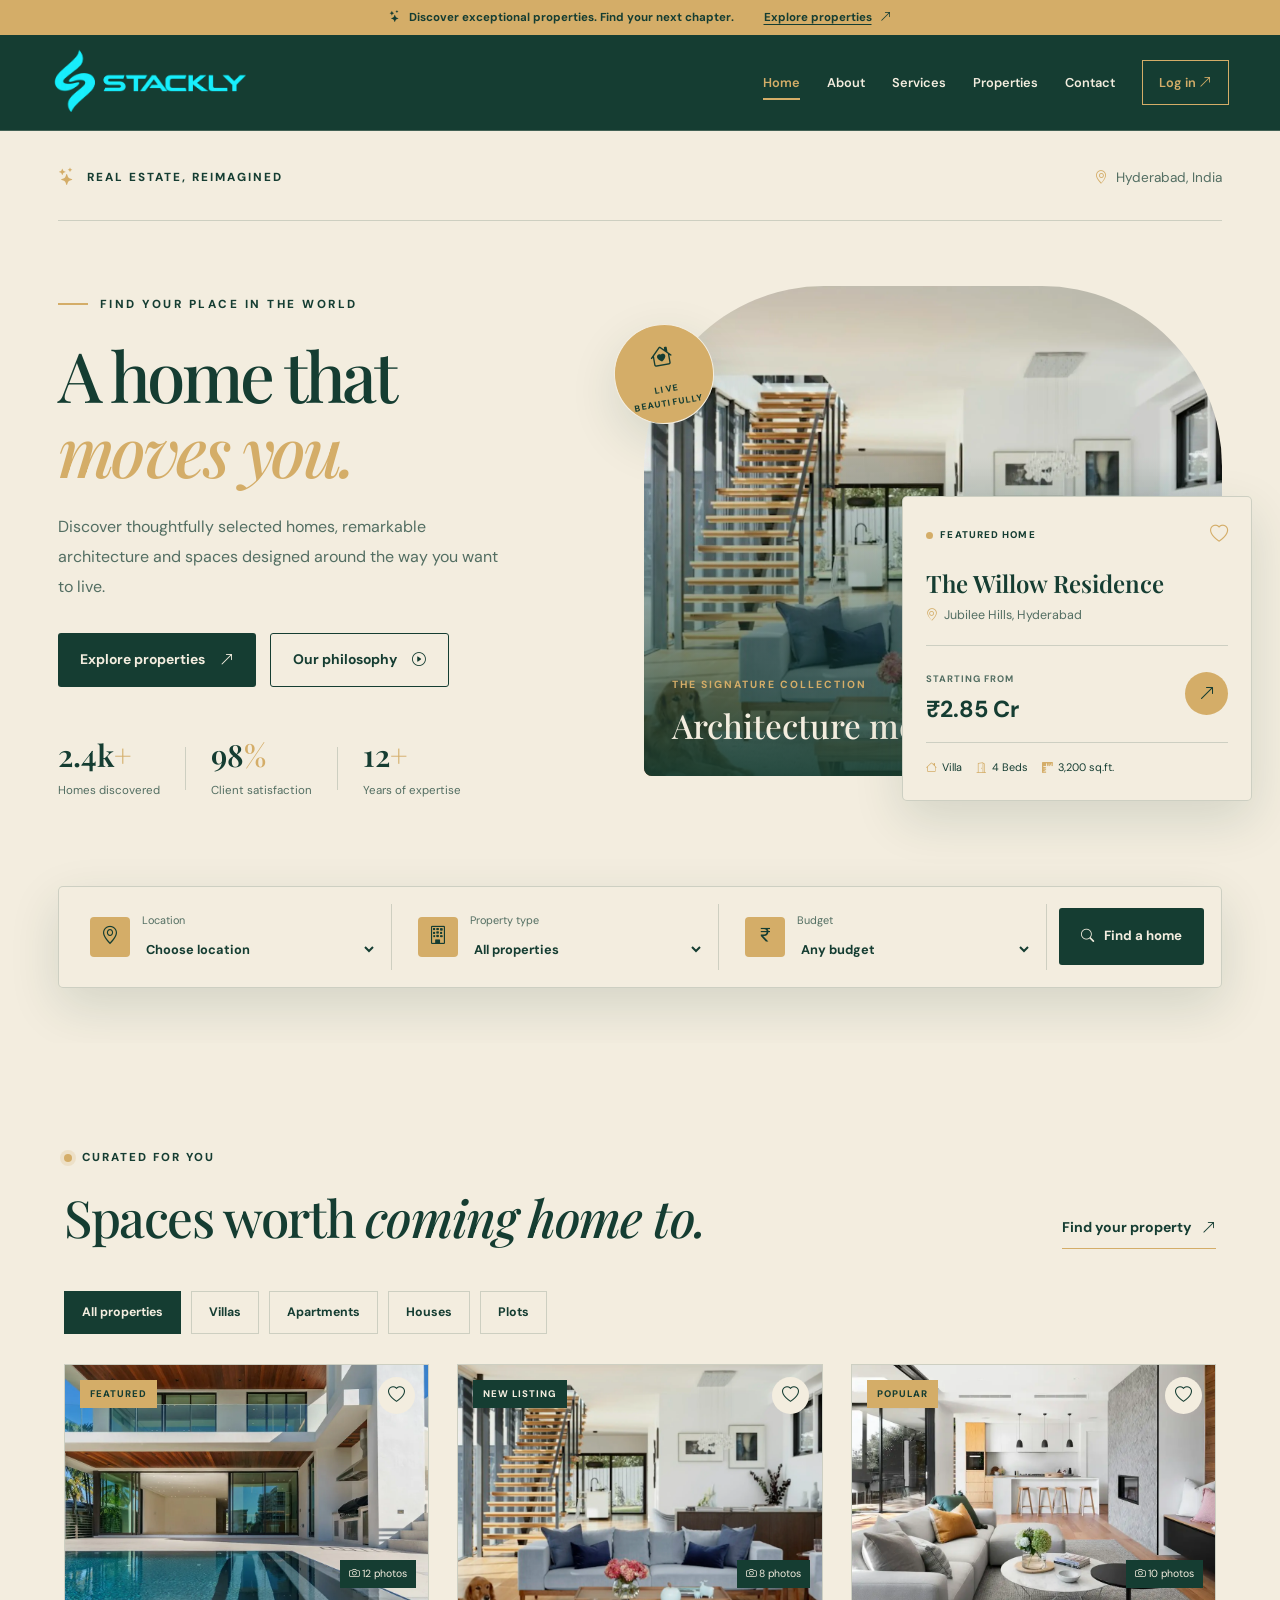
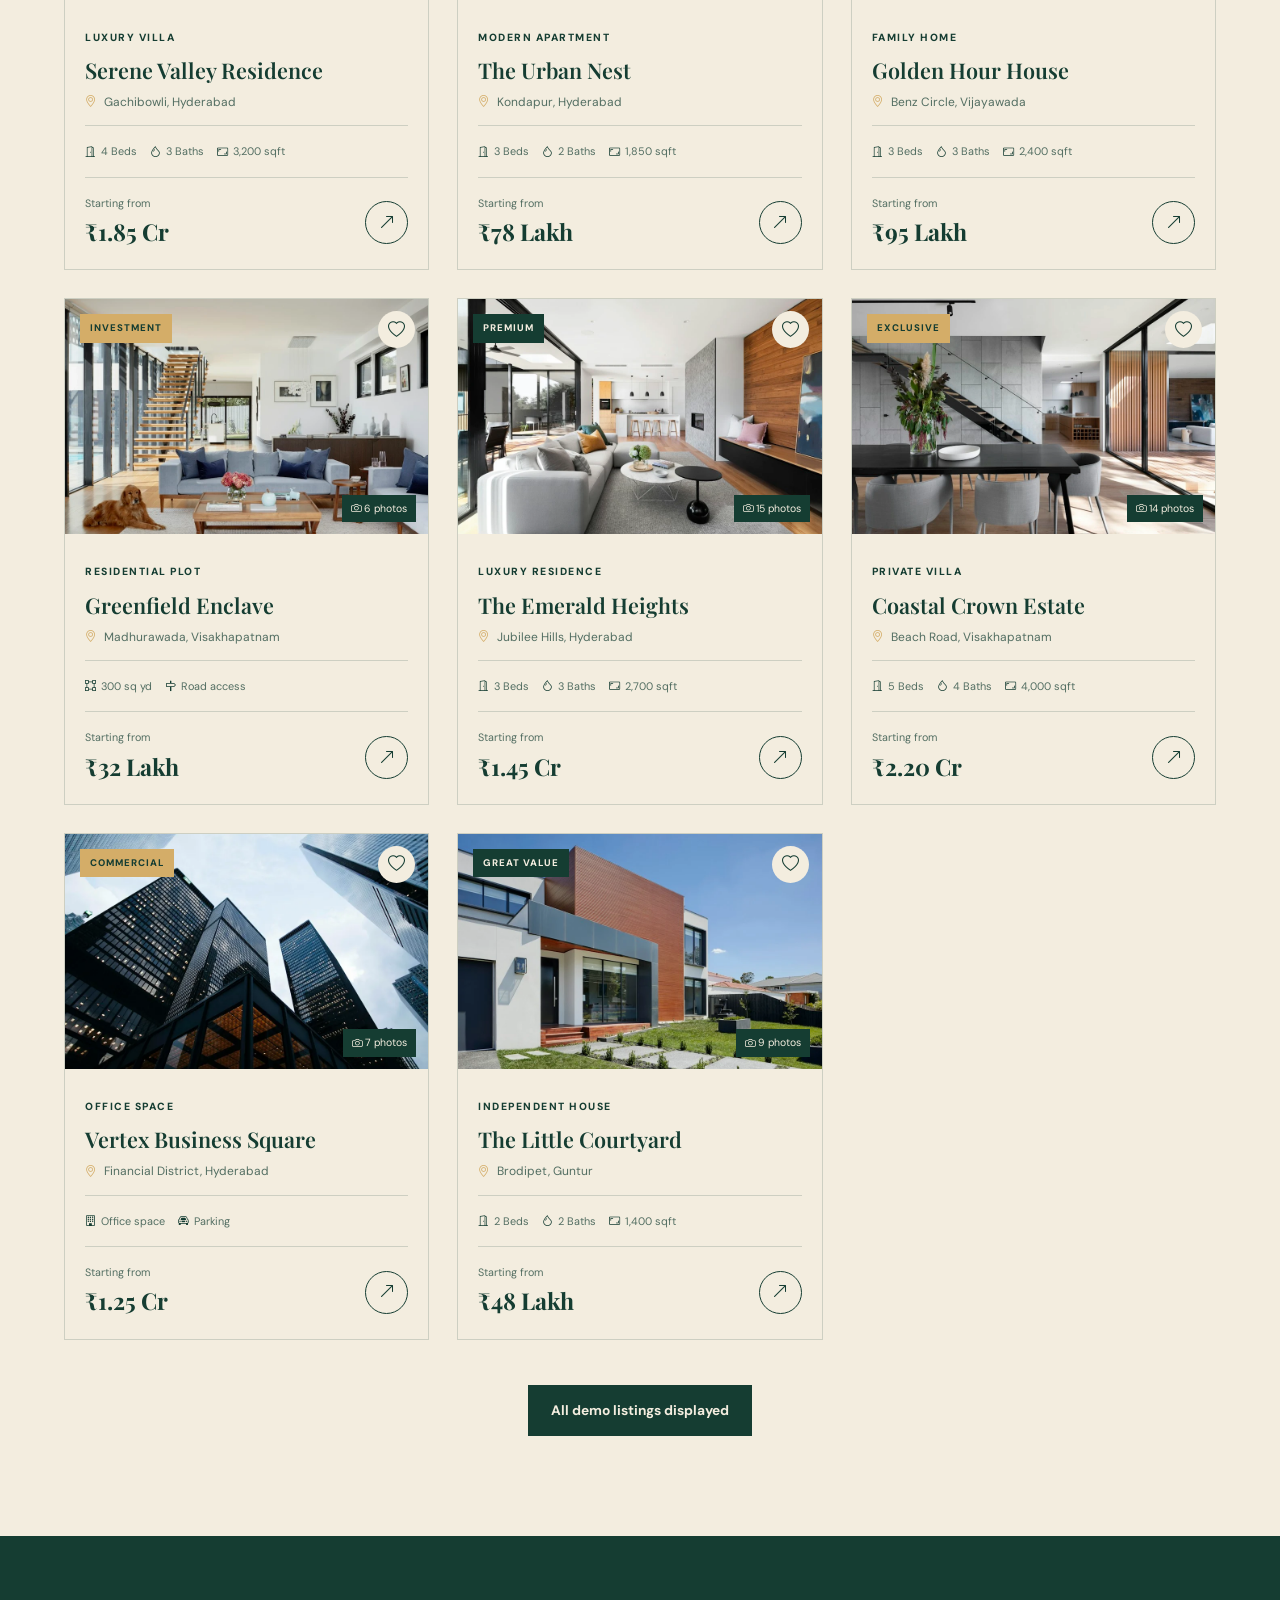
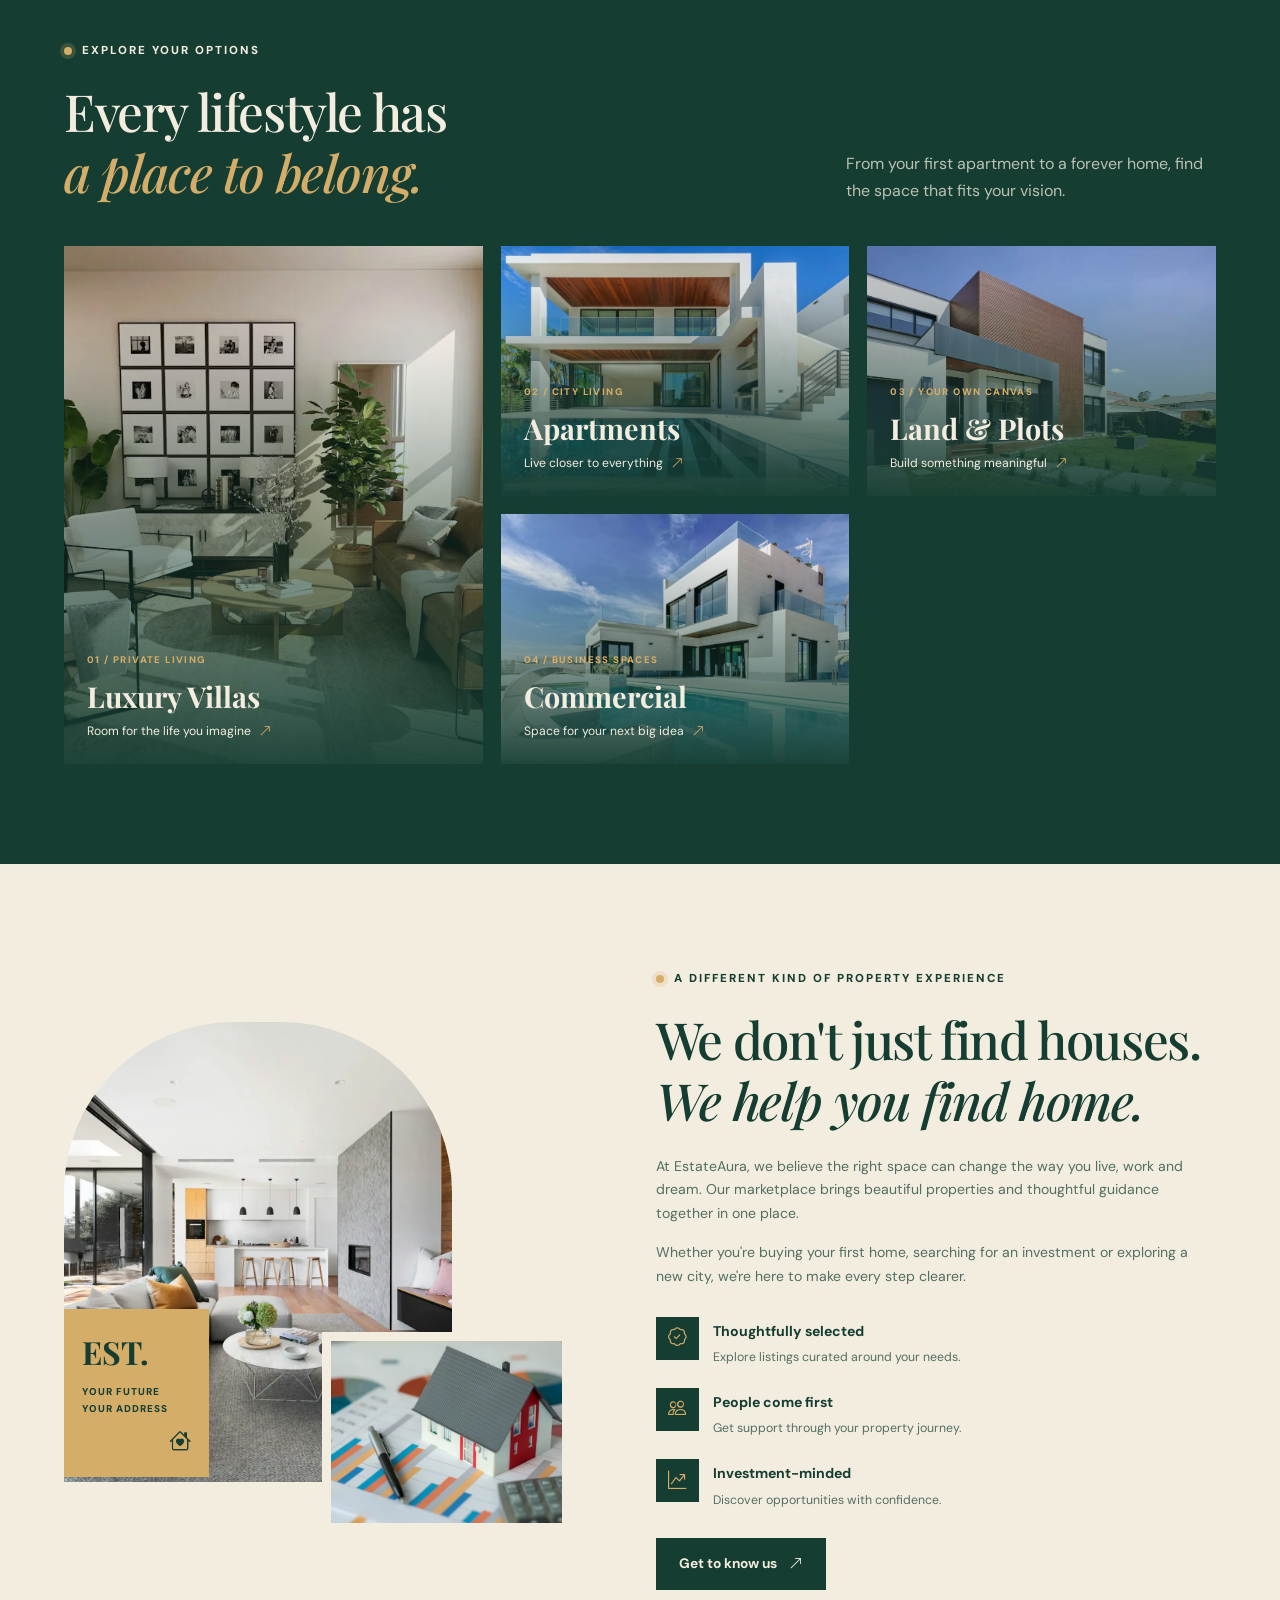
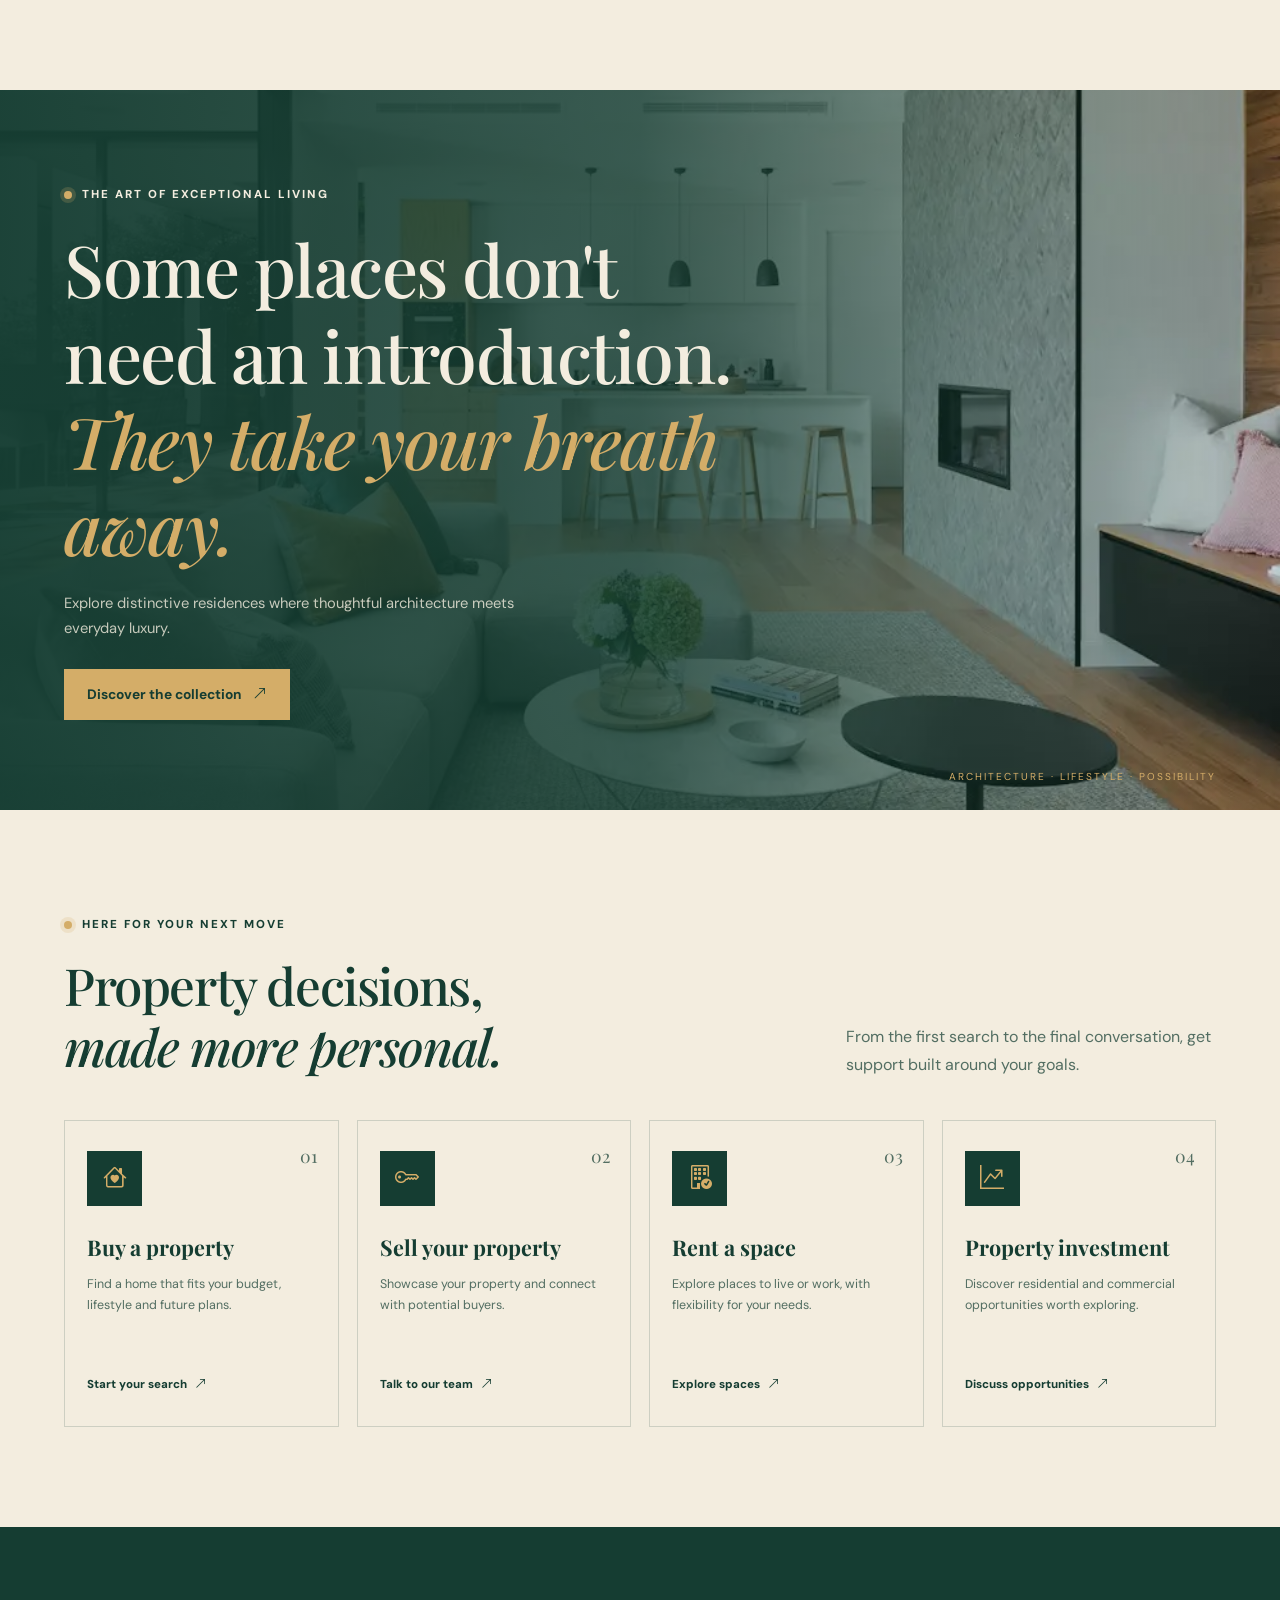
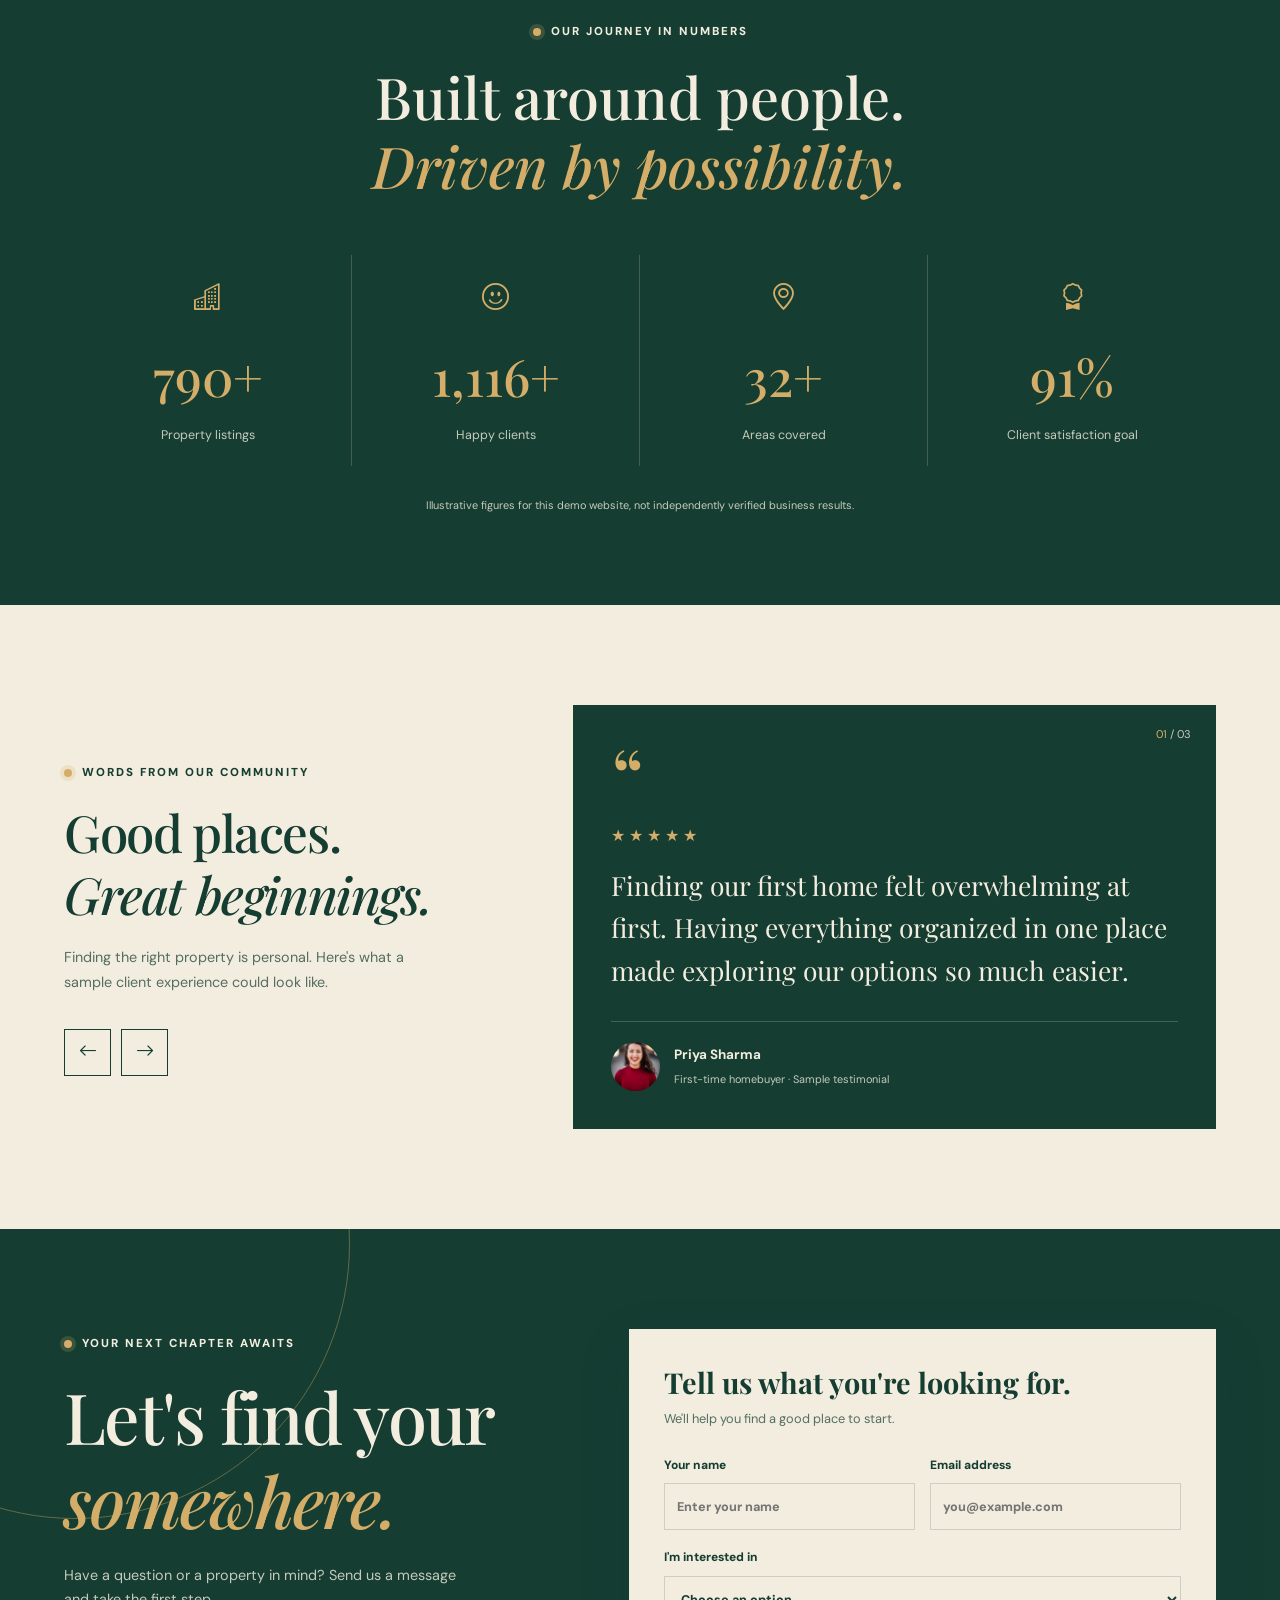
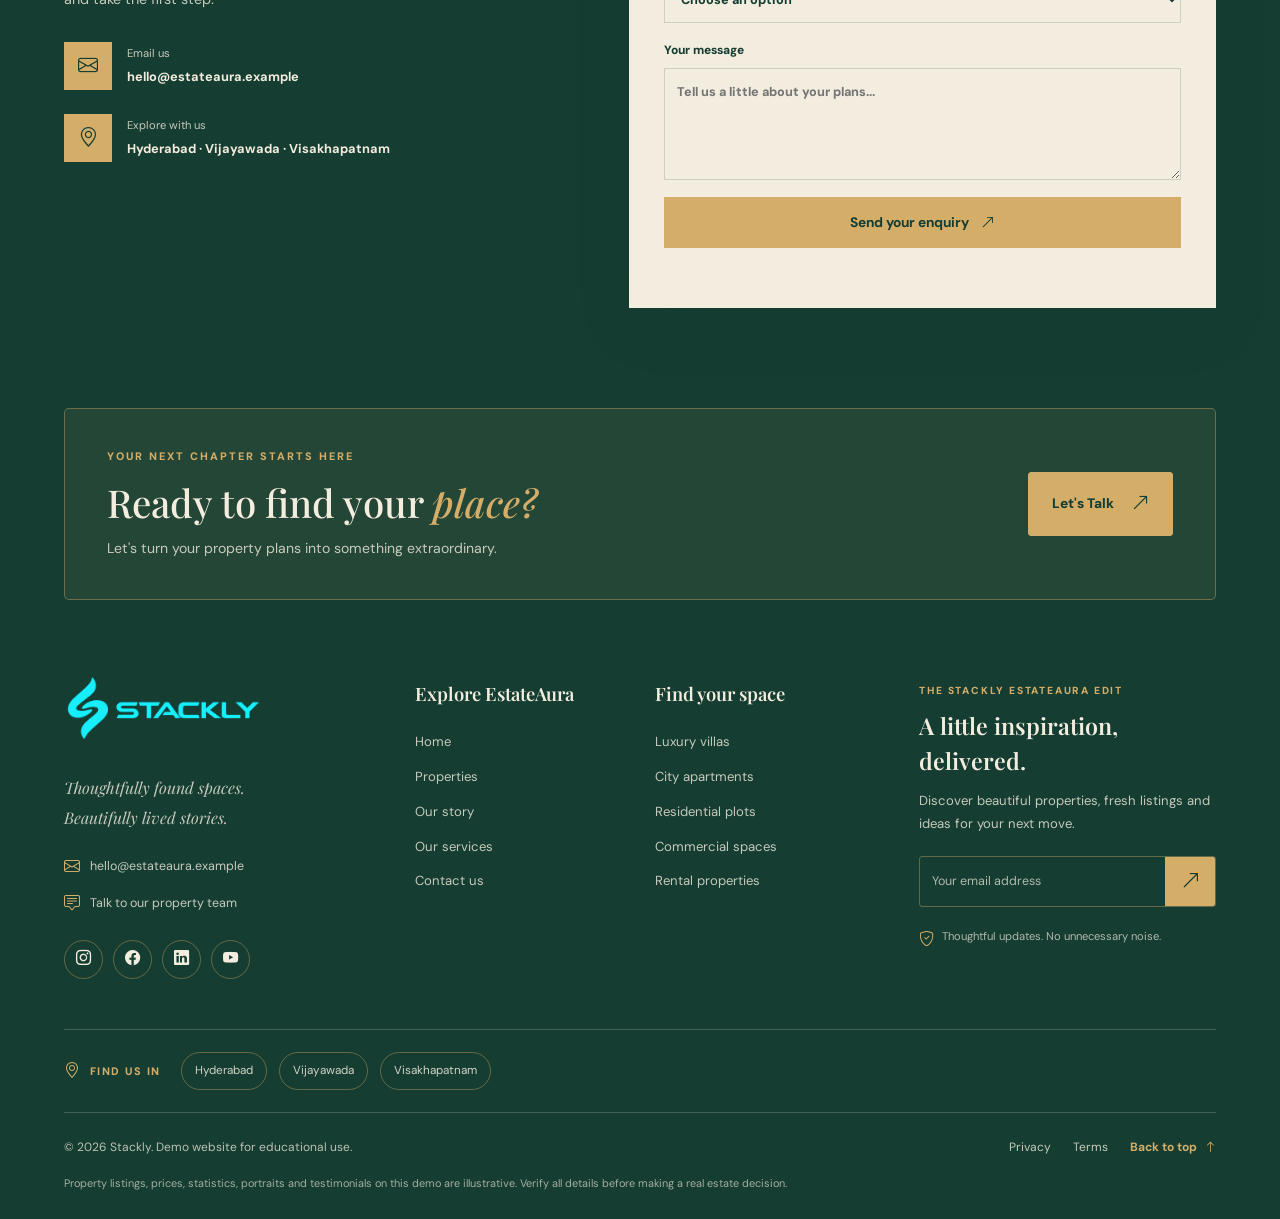
<file: index.html>
<!DOCTYPE html>
<html lang="en">
<head>
  <meta charset="UTF-8">
  <meta name="viewport" content="width=device-width, initial-scale=1.0">
  <meta name="theme-color" content="#102b27">
  <meta name="description" content="Discover luxury homes, apartments, villas and investment properties with EstateAura.">
  <title>EstateAura | Find Your Dream Property</title>

  <!-- Google Fonts -->
  <link rel="preconnect" href="https://fonts.googleapis.com">
  <link rel="preconnect" href="https://fonts.gstatic.com" crossorigin>
  <link href="https://fonts.googleapis.com/css2?family=DM+Sans:wght@400;500;600;700;800&family=Playfair+Display:wght@400;500;600;700&display=swap" rel="stylesheet">

  <!-- Bootstrap Icons -->
  <link rel="stylesheet" href="https://cdn.jsdelivr.net/npm/bootstrap-icons@1.11.3/font/bootstrap-icons.min.css">

  <!-- AOS Animation Library -->
  <link href="https://unpkg.com/aos@2.3.4/dist/aos.css" rel="stylesheet">

  <link rel="stylesheet" href="css/style.css">
</head>
<body>

  <!-- TOP ANNOUNCEMENT BAR -->
  <div class="announcement">
    <p><i class="bi bi-stars"></i> Discover exceptional properties. Find your next chapter.</p>
    <a href="404.html">Explore properties <i class="bi bi-arrow-up-right"></i></a>
  </div>

  <!-- HEADER -->
  <header class="header" id="header">
    <div class="nav-container">
  
<a href="index.html" class="logo">
  <img
    src="assets/image.webp"
    alt="EstateAura Logo"
    class="logo-image"
  >
</a>


      <button class="menu-toggle" id="menuToggle"
        aria-label="Toggle navigation" aria-expanded="false">
        <i class="bi bi-list"></i>
      </button>

      <nav class="main-nav" id="mainNav">
        <a href="index.html" class="nav-link active">Home</a>
        <a href="about.html" class="nav-link">About</a>
        <a href="services.html" class="nav-link">Services</a>
        <a href="blog.html" class="nav-link">Properties</a> 
         <a href="contact.html" class="nav-link">Contact</a>
        <a href="login.html" class="nav-link nav-contact">Log in <i class="bi bi-arrow-up-right"></i></a>
      </nav>
    </div>
  </header>

  <main>


<!-- HERO SECTION -->
<section class="estate-hero" id="home">
  <div class="estate-hero-container">

    <!-- Header Label -->
    <div class="hero-topline" data-aos="fade-down">
      <span class="hero-tag">
        <i class="bi bi-stars"></i>
        REAL ESTATE, REIMAGINED
      </span>
      <span class="hero-location">
        <i class="bi bi-geo-alt"></i>
        Hyderabad, India
      </span>
    </div>

    <!-- Hero Content -->
    <div class="estate-hero-grid">

      <div class="estate-hero-content" data-aos="fade-up">
        <span class="hero-small-title">FIND YOUR PLACE IN THE WORLD</span>

        <h1>
          A home that
          <span>moves you.</span>
        </h1>

        <p class="estate-hero-description">
          Discover thoughtfully selected homes, remarkable architecture
          and spaces designed around the way you want to live.
        </p>

        <div class="estate-hero-buttons">
          <a href="404.html" class="hero-btn-primary">
            Explore properties
            <i class="bi bi-arrow-up-right"></i>
          </a>

          <a href="404.html" class="hero-btn-secondary">
            Our philosophy
            <i class="bi bi-play-circle"></i>
          </a>
        </div>

        <!-- Statistics -->
        <div class="hero-statistics">
          <div class="hero-stat">
            <h3>2.4k<span>+</span></h3>
            <p>Homes discovered</p>
          </div>

          <div class="hero-stat-divider"></div>

          <div class="hero-stat">
            <h3>98<span>%</span></h3>
            <p>Client satisfaction</p>
          </div>

          <div class="hero-stat-divider"></div>

          <div class="hero-stat">
            <h3>12<span>+</span></h3>
            <p>Years of expertise</p>
          </div>
        </div>
      </div>

      <!-- Property Image -->
      <div class="estate-hero-visual" data-aos="fade-left" data-aos-delay="200">

        <div class="hero-image-wrapper">
          <img
            src="assets/image10.webp"
            alt="Luxury contemporary home with elegant architecture"
          >

          <div class="hero-image-shade"></div>

          <div class="hero-image-caption">
            <span>THE SIGNATURE COLLECTION</span>
            <h2>Architecture meets emotion.</h2>
          </div>
        </div>

        <!-- Floating Property Card -->
        <div class="hero-property-card">
          <div class="property-card-top">
            <span class="property-status">
              <span></span> FEATURED HOME
            </span>
            <i class="bi bi-heart"></i>
          </div>

          <h3>The Willow Residence</h3>

          <p class="property-card-location">
            <i class="bi bi-geo-alt"></i>
            Jubilee Hills, Hyderabad
          </p>

          <div class="property-card-bottom">
            <div>
              <span class="property-price-label">STARTING FROM</span>
              <h4>₹2.85 Cr</h4>
            </div>

            <a href="404.html" aria-label="View property">
              <i class="bi bi-arrow-up-right"></i>
            </a>
          </div>

          <div class="property-features">
            <span><i class="bi bi-house"></i> Villa</span>
            <span><i class="bi bi-door-open"></i> 4 Beds</span>
            <span><i class="bi bi-rulers"></i> 3,200 sq.ft.</span>
          </div>
        </div>

        <!-- Decorative Badge -->
        <div class="hero-round-badge">
          <i class="bi bi-house-heart"></i>
          <span>LIVE<br>BEAUTIFULLY</span>
        </div>

      </div>
    </div>

    <!-- Bottom Search Bar -->
    <div class="estate-search-bar" data-aos="fade-up" data-aos-delay="250">

      <div class="search-field">
        <span class="search-icon"><i class="bi bi-geo-alt"></i></span>
        <div>
          <label for="heroLocation">Location</label>
          <select id="heroLocation">
            <option value="">Choose location</option>
            <option>Hyderabad</option>
            <option>Bengaluru</option>
            <option>Chennai</option>
            <option>Mumbai</option>
          </select>
        </div>
      </div>

      <div class="search-field">
        <span class="search-icon"><i class="bi bi-building"></i></span>
        <div>
          <label for="heroType">Property type</label>
          <select id="heroType">
            <option value="">All properties</option>
            <option>Apartment</option>
            <option>Villa</option>
            <option>Independent House</option>
            <option>Commercial</option>
          </select>
        </div>
      </div>

      <div class="search-field">
        <span class="search-icon"><i class="bi bi-currency-rupee"></i></span>
        <div>
          <label for="heroBudget">Budget</label>
          <select id="heroBudget">
            <option value="">Any budget</option>
            <option>Under ₹50 Lakhs</option>
            <option>₹50 Lakhs – ₹1 Cr</option>
            <option>₹1 Cr – ₹3 Cr</option>
            <option>Above ₹3 Cr</option>
          </select>
        </div>
      </div>

      <a href="404.html" class="hero-search-button">
        <i class="bi bi-search"></i>
        Find a home
      </a>

    </div>

  </div>
</section>


    <!-- 03. FEATURED PROPERTIES -->
    <section class="section properties-section" id="properties">
      <div class="container">
        <div class="section-heading" data-aos="fade-up">
          <div>
            <span class="eyebrow"><span class="eyebrow-dot"></span> CURATED FOR YOU</span>
            <h2>Spaces worth <span class="serif-accent">coming home to.</span></h2>
          </div>
          <a href="404.html" class="text-link">Find your property <i class="bi bi-arrow-up-right"></i></a>
        </div>

        <div class="filter-tabs" data-aos="fade-up">
          <button class="filter-btn active" data-filter="all">All properties</button>
          <button class="filter-btn" data-filter="Villa">Villas</button>
          <button class="filter-btn" data-filter="Apartment">Apartments</button>
          <button class="filter-btn" data-filter="House">Houses</button>
          <button class="filter-btn" data-filter="Plot">Plots</button>
        </div>

        <div class="property-grid" id="propertyGrid">

          <article class="property-card" data-aos="fade-up"
            data-type="Villa" data-price="185" data-location="hyderabad gachibowli">
            <div class="property-image">
              <img src="assets/image9.webp" alt="Contemporary luxury villa" loading="lazy">
              <span class="property-badge">FEATURED</span>
              <button class="favorite-btn" aria-label="Add villa to favorites" aria-pressed="false"><i class="bi bi-heart"></i></button>
              <span class="image-count"><i class="bi bi-camera"></i> 12 photos</span>
            </div>
            <div class="property-info">
              <span class="property-type">LUXURY VILLA</span>
              <h3>Serene Valley Residence</h3>
              <p class="property-location"><i class="bi bi-geo-alt"></i> Gachibowli, Hyderabad</p>
              <div class="property-features">
                <span><i class="bi bi-door-open"></i> 4 Beds</span>
                <span><i class="bi bi-droplet"></i> 3 Baths</span>
                <span><i class="bi bi-aspect-ratio"></i> 3,200 sqft</span>
              </div>
              <div class="property-bottom">
                <div><small>Starting from</small><strong>₹1.85 Cr</strong></div>
                <a href="404.html" class="property-arrow" aria-label="Enquire about Serene Valley"><i class="bi bi-arrow-up-right"></i></a>
              </div>
            </div>
          </article>

          <article class="property-card" data-aos="fade-up" data-aos-delay="100"
            data-type="Apartment" data-price="78" data-location="hyderabad kondapur">
            <div class="property-image">
              <img src="assets/image10.webp" alt="Modern premium apartment" loading="lazy">
              <span class="property-badge badge-green">NEW LISTING</span>
              <button class="favorite-btn" aria-label="Add apartment to favorites" aria-pressed="false"><i class="bi bi-heart"></i></button>
              <span class="image-count"><i class="bi bi-camera"></i> 8 photos</span>
            </div>
            <div class="property-info">
              <span class="property-type">MODERN APARTMENT</span>
              <h3>The Urban Nest</h3>
              <p class="property-location"><i class="bi bi-geo-alt"></i> Kondapur, Hyderabad</p>
              <div class="property-features">
                <span><i class="bi bi-door-open"></i> 3 Beds</span>
                <span><i class="bi bi-droplet"></i> 2 Baths</span>
                <span><i class="bi bi-aspect-ratio"></i> 1,850 sqft</span>
              </div>
              <div class="property-bottom">
                <div><small>Starting from</small><strong>₹78 Lakh</strong></div>
                <a href="404.html" class="property-arrow" aria-label="Enquire about The Urban Nest"><i class="bi bi-arrow-up-right"></i></a>
              </div>
            </div>
          </article>

          <article class="property-card" data-aos="fade-up" data-aos-delay="200"
            data-type="House" data-price="95" data-location="vijayawada benz circle">
            <div class="property-image">
              <img src="assets/image1.webp" alt="Elegant contemporary family house" loading="lazy">
              <span class="property-badge badge-gold">POPULAR</span>
              <button class="favorite-btn" aria-label="Add house to favorites" aria-pressed="false"><i class="bi bi-heart"></i></button>
              <span class="image-count"><i class="bi bi-camera"></i> 10 photos</span>
            </div>
            <div class="property-info">
              <span class="property-type">FAMILY HOME</span>
              <h3>Golden Hour House</h3>
              <p class="property-location"><i class="bi bi-geo-alt"></i> Benz Circle, Vijayawada</p>
              <div class="property-features">
                <span><i class="bi bi-door-open"></i> 3 Beds</span>
                <span><i class="bi bi-droplet"></i> 3 Baths</span>
                <span><i class="bi bi-aspect-ratio"></i> 2,400 sqft</span>
              </div>
              <div class="property-bottom">
                <div><small>Starting from</small><strong>₹95 Lakh</strong></div>
                <a href="404.html" class="property-arrow" aria-label="Enquire about Golden Hour House"><i class="bi bi-arrow-up-right"></i></a>
              </div>
            </div>
          </article>

          <article class="property-card" data-aos="fade-up"
            data-type="Plot" data-price="32" data-location="vizag madhurawada">
            <div class="property-image">
              <img src="assets/image4.webp" alt="Open land surrounded by nature" loading="lazy">
              <span class="property-badge">INVESTMENT</span>
              <button class="favorite-btn" aria-label="Add plot to favorites" aria-pressed="false"><i class="bi bi-heart"></i></button>
              <span class="image-count"><i class="bi bi-camera"></i> 6 photos</span>
            </div>
            <div class="property-info">
              <span class="property-type">RESIDENTIAL PLOT</span>
              <h3>Greenfield Enclave</h3>
              <p class="property-location"><i class="bi bi-geo-alt"></i> Madhurawada, Visakhapatnam</p>
              <div class="property-features">
                <span><i class="bi bi-bounding-box"></i> 300 sq yd</span>
                <span><i class="bi bi-signpost"></i> Road access</span>
              </div>
              <div class="property-bottom">
                <div><small>Starting from</small><strong>₹32 Lakh</strong></div>
                <a href="404.html" class="property-arrow" aria-label="Enquire about Greenfield Enclave"><i class="bi bi-arrow-up-right"></i></a>
              </div>
            </div>
          </article>

          <article class="property-card" data-aos="fade-up" data-aos-delay="100"
            data-type="Apartment" data-price="145" data-location="hyderabad jubilee hills">
            <div class="property-image">
              <img src="assets/image5.webp" alt="Premium contemporary residential interiors" loading="lazy">
              <span class="property-badge badge-green">PREMIUM</span>
              <button class="favorite-btn" aria-label="Add premium home to favorites" aria-pressed="false"><i class="bi bi-heart"></i></button>
              <span class="image-count"><i class="bi bi-camera"></i> 15 photos</span>
            </div>
            <div class="property-info">
              <span class="property-type">LUXURY RESIDENCE</span>
              <h3>The Emerald Heights</h3>
              <p class="property-location"><i class="bi bi-geo-alt"></i> Jubilee Hills, Hyderabad</p>
              <div class="property-features">
                <span><i class="bi bi-door-open"></i> 3 Beds</span>
                <span><i class="bi bi-droplet"></i> 3 Baths</span>
                <span><i class="bi bi-aspect-ratio"></i> 2,700 sqft</span>
              </div>
              <div class="property-bottom">
                <div><small>Starting from</small><strong>₹1.45 Cr</strong></div>
                <a href="404.html" class="property-arrow" aria-label="Enquire about Emerald Heights"><i class="bi bi-arrow-up-right"></i></a>
              </div>
            </div>
          </article>

          <article class="property-card" data-aos="fade-up" data-aos-delay="200"
            data-type="Villa" data-price="220" data-location="vizag beach road">
            <div class="property-image">
              <img src="assets/image6.webp" alt="Elegant modern luxury villa" loading="lazy">
              <span class="property-badge badge-gold">EXCLUSIVE</span>
              <button class="favorite-btn" aria-label="Add villa to favorites" aria-pressed="false"><i class="bi bi-heart"></i></button>
              <span class="image-count"><i class="bi bi-camera"></i> 14 photos</span>
            </div>
            <div class="property-info">
              <span class="property-type">PRIVATE VILLA</span>
              <h3>Coastal Crown Estate</h3>
              <p class="property-location"><i class="bi bi-geo-alt"></i> Beach Road, Visakhapatnam</p>
              <div class="property-features">
                <span><i class="bi bi-door-open"></i> 5 Beds</span>
                <span><i class="bi bi-droplet"></i> 4 Baths</span>
                <span><i class="bi bi-aspect-ratio"></i> 4,000 sqft</span>
              </div>
              <div class="property-bottom">
                <div><small>Starting from</small><strong>₹2.20 Cr</strong></div>
                <a href="404.html" class="property-arrow" aria-label="Enquire about Coastal Crown"><i class="bi bi-arrow-up-right"></i></a>
              </div>
            </div>
          </article>

          <article class="property-card" data-aos="fade-up"
            data-type="Commercial" data-price="125" data-location="hyderabad financial district">
            <div class="property-image">
              <img src="assets/image7.webp" alt="Contemporary commercial office building" loading="lazy">
              <span class="property-badge">COMMERCIAL</span>
              <button class="favorite-btn" aria-label="Add commercial property to favorites" aria-pressed="false"><i class="bi bi-heart"></i></button>
              <span class="image-count"><i class="bi bi-camera"></i> 7 photos</span>
            </div>
            <div class="property-info">
              <span class="property-type">OFFICE SPACE</span>
              <h3>Vertex Business Square</h3>
              <p class="property-location"><i class="bi bi-geo-alt"></i> Financial District, Hyderabad</p>
              <div class="property-features">
                <span><i class="bi bi-building"></i> Office space</span>
                <span><i class="bi bi-car-front"></i> Parking</span>
              </div>
              <div class="property-bottom">
                <div><small>Starting from</small><strong>₹1.25 Cr</strong></div>
                <a href="404.html" class="property-arrow" aria-label="Enquire about Vertex Business Square"><i class="bi bi-arrow-up-right"></i></a>
              </div>
            </div>
          </article>

          <article class="property-card" data-aos="fade-up" data-aos-delay="100"
            data-type="House" data-price="48" data-location="guntur brodipet">
            <div class="property-image">
              <img src="assets/image8.webp" alt="Beautiful independent family home" loading="lazy">
              <span class="property-badge badge-green">GREAT VALUE</span>
              <button class="favorite-btn" aria-label="Add house to favorites" aria-pressed="false"><i class="bi bi-heart"></i></button>
              <span class="image-count"><i class="bi bi-camera"></i> 9 photos</span>
            </div>
            <div class="property-info">
              <span class="property-type">INDEPENDENT HOUSE</span>
              <h3>The Little Courtyard</h3>
              <p class="property-location"><i class="bi bi-geo-alt"></i> Brodipet, Guntur</p>
              <div class="property-features">
                <span><i class="bi bi-door-open"></i> 2 Beds</span>
                <span><i class="bi bi-droplet"></i> 2 Baths</span>
                <span><i class="bi bi-aspect-ratio"></i> 1,400 sqft</span>
              </div>
              <div class="property-bottom">
                <div><small>Starting from</small><strong>₹48 Lakh</strong></div>
                <a href="404.html" class="property-arrow" aria-label="Enquire about The Little Courtyard"><i class="bi bi-arrow-up-right"></i></a>
              </div>
            </div>
          </article>

        </div>

        <p class="empty-state" id="emptyState" hidden>No properties match your search. Try another filter.</p>

        <div class="center-action" data-aos="fade-up">
          <button type="button" class="btn btn-dark" id="showAllBtn">
            Explore all listings <i class="bi bi-arrow-right"></i>
          </button>
        </div>
      </div>
    </section>

    <!-- 04. PROPERTY CATEGORIES -->
    <section class="section categories-section" id="categories">
      <div class="container">
        <div class="section-heading light-heading" data-aos="fade-up">
          <div>
            <span class="eyebrow light-eyebrow"><span class="eyebrow-dot"></span> EXPLORE YOUR OPTIONS</span>
            <h2>Every lifestyle has<br><span class="gold-text serif-accent">a place to belong.</span></h2>
          </div>
          <p>From your first apartment to a forever home, find the space that fits your vision.</p>
        </div>

        <div class="category-grid">
          <a href="404.html" class="category-card category-large" data-category="Villa" data-aos="fade-up">
            <img src="assets/image11.webp" alt="Luxury villas" loading="lazy">
            <div class="category-shade"></div>
            <div class="category-content">
              <span>01 / PRIVATE LIVING</span>
              <h3>Luxury Villas</h3>
              <p>Room for the life you imagine <i class="bi bi-arrow-up-right"></i></p>
            </div>
          </a>

          <a href="404.html" class="category-card" data-category="Apartment" data-aos="fade-up" data-aos-delay="100">
            <img src="assets/image12.webp" alt="Modern apartments" loading="lazy">
            <div class="category-shade"></div>
            <div class="category-content">
              <span>02 / CITY LIVING</span>
              <h3>Apartments</h3>
              <p>Live closer to everything <i class="bi bi-arrow-up-right"></i></p>
            </div>
          </a>

          <a href="404.html" class="category-card" data-category="Plot" data-aos="fade-up" data-aos-delay="200">
            <img src="assets/image13.webp" alt="Residential plots" loading="lazy">
            <div class="category-shade"></div>
            <div class="category-content">
              <span>03 / YOUR OWN CANVAS</span>
              <h3>Land & Plots</h3>
              <p>Build something meaningful <i class="bi bi-arrow-up-right"></i></p>
            </div>
          </a>

          <a href="404.html" class="category-card" data-category="Commercial" data-aos="fade-up">
            <img src="assets/image14.webp" alt="Commercial properties" loading="lazy">
            <div class="category-shade"></div>
            <div class="category-content">
              <span>04 / BUSINESS SPACES</span>
              <h3>Commercial</h3>
              <p>Space for your next big idea <i class="bi bi-arrow-up-right"></i></p>
            </div>
          </a>
        </div>
      </div>
    </section>

    <!-- 05. ABOUT US -->
    <section class="section about-section" id="about">
      <div class="container about-grid">
        <div class="about-visual" data-aos="fade-right">
          <div class="about-main-image">
            <img src="assets/image1.webp" alt="Beautiful contemporary home interior" loading="lazy">
          </div>
          <div class="about-small-image">
            <img src="assets/image21.webp" alt="Carefully designed modern home" loading="lazy">
          </div>
          <div class="experience-stamp">
            <strong>EST.</strong>
            <span>YOUR FUTURE<br>YOUR ADDRESS</span>
            <i class="bi bi-house-heart"></i>
          </div>
        </div>

        <div class="about-content" data-aos="fade-left">
          <span class="eyebrow"><span class="eyebrow-dot"></span> A DIFFERENT KIND OF PROPERTY EXPERIENCE</span>
          <h2>We don't just find houses. <span class="serif-accent">We help you find home.</span></h2>
          <p>At EstateAura, we believe the right space can change the way you live, work and dream. Our marketplace brings beautiful properties and thoughtful guidance together in one place.</p>
          <p>Whether you're buying your first home, searching for an investment or exploring a new city, we're here to make every step clearer.</p>

          <div class="about-points">
            <div><span><i class="bi bi-patch-check"></i></span><div><strong>Thoughtfully selected</strong><p>Explore listings curated around your needs.</p></div></div>
            <div><span><i class="bi bi-people"></i></span><div><strong>People come first</strong><p>Get support through your property journey.</p></div></div>
            <div><span><i class="bi bi-graph-up-arrow"></i></span><div><strong>Investment-minded</strong><p>Discover opportunities with confidence.</p></div></div>
          </div>

          <a href="404.html" class="btn btn-dark">Get to know us <i class="bi bi-arrow-up-right"></i></a>
        </div>
      </div>
    </section>

    <!-- 06. LUXURY BANNER -->
    <section class="luxury-section">
      <div class="luxury-image"></div>
      <div class="luxury-shade"></div>
      <div class="container luxury-content" data-aos="fade-up">
        <span class="eyebrow light-eyebrow"><span class="eyebrow-dot"></span> THE ART OF EXCEPTIONAL LIVING</span>
        <h2>Some places don't<br>need an introduction.<br><span class="gold-text serif-accent">They take your breath away.</span></h2>
        <p>Explore distinctive residences where thoughtful architecture meets everyday luxury.</p>
        <a href="404.html" class="btn btn-gold">Discover the collection <i class="bi bi-arrow-up-right"></i></a>
      </div>
      <div class="luxury-caption">ARCHITECTURE · LIFESTYLE · POSSIBILITY</div>
    </section>

    <!-- 07. OUR SERVICES -->
    <section class="section services-section" id="services">
      <div class="container">
        <div class="section-heading" data-aos="fade-up">
          <div>
            <span class="eyebrow"><span class="eyebrow-dot"></span> HERE FOR YOUR NEXT MOVE</span>
            <h2>Property decisions,<br><span class="serif-accent">made more personal.</span></h2>
          </div>
          <p>From the first search to the final conversation, get support built around your goals.</p>
        </div>

        <div class="services-grid">
          <article class="service-card" data-aos="fade-up">
            <span class="service-number">01</span>
            <div class="service-icon"><i class="bi bi-house-heart"></i></div>
            <h3>Buy a property</h3>
            <p>Find a home that fits your budget, lifestyle and future plans.</p>
            <a href="404.html">Start your search <i class="bi bi-arrow-up-right"></i></a>
          </article>

          <article class="service-card featured-service" data-aos="fade-up" data-aos-delay="100">
            <span class="service-number">02</span>
            <div class="service-icon"><i class="bi bi-key"></i></div>
            <h3>Sell your property</h3>
            <p>Showcase your property and connect with potential buyers.</p>
            <a href="404.html">Talk to our team <i class="bi bi-arrow-up-right"></i></a>
          </article>

          <article class="service-card" data-aos="fade-up" data-aos-delay="200">
            <span class="service-number">03</span>
            <div class="service-icon"><i class="bi bi-building-check"></i></div>
            <h3>Rent a space</h3>
            <p>Explore places to live or work, with flexibility for your needs.</p>
            <a href="404.html">Explore spaces <i class="bi bi-arrow-up-right"></i></a>
          </article>

          <article class="service-card" data-aos="fade-up">
            <span class="service-number">04</span>
            <div class="service-icon"><i class="bi bi-graph-up-arrow"></i></div>
            <h3>Property investment</h3>
            <p>Discover residential and commercial opportunities worth exploring.</p>
            <a href="404.html">Discuss opportunities <i class="bi bi-arrow-up-right"></i></a>
          </article>
        </div>
      </div>
    </section>

    <!-- 08. STATISTICS -->
    <section class="stats-section" id="impact">
      <div class="container">
        <div class="stats-intro" data-aos="fade-up">
          <span class="eyebrow light-eyebrow"><span class="eyebrow-dot"></span> OUR JOURNEY IN NUMBERS</span>
          <h2>Built around people.<br><span class="gold-text serif-accent">Driven by possibility.</span></h2>
        </div>

        <div class="stats-grid">
          <div class="stat-item" data-aos="fade-up">
            <i class="bi bi-buildings"></i>
            <strong><span class="counter" data-target="850">0</span>+</strong>
            <p>Property listings</p>
          </div>
          <div class="stat-item" data-aos="fade-up" data-aos-delay="100">
            <i class="bi bi-emoji-smile"></i>
            <strong><span class="counter" data-target="1200">0</span>+</strong>
            <p>Happy clients</p>
          </div>
          <div class="stat-item" data-aos="fade-up" data-aos-delay="200">
            <i class="bi bi-geo-alt"></i>
            <strong><span class="counter" data-target="35">0</span>+</strong>
            <p>Areas covered</p>
          </div>
          <div class="stat-item" data-aos="fade-up" data-aos-delay="300">
            <i class="bi bi-award"></i>
            <strong><span class="counter" data-target="98">0</span>%</strong>
            <p>Client satisfaction goal</p>
          </div>
        </div>
        <p class="stats-note">Illustrative figures for this demo website, not independently verified business results.</p>
      </div>
    </section>

    <!-- 09. TESTIMONIALS -->
    <section class="section testimonials-section" id="testimonials">
      <div class="container testimonial-layout">
        <div class="testimonial-intro" data-aos="fade-right">
          <span class="eyebrow"><span class="eyebrow-dot"></span> WORDS FROM OUR COMMUNITY</span>
          <h2>Good places.<br><span class="serif-accent">Great beginnings.</span></h2>
          <p>Finding the right property is personal. Here's what a sample client experience could look like.</p>
          <div class="testimonial-controls">
            <button type="button" id="testimonialPrev" aria-label="Previous testimonial"><i class="bi bi-arrow-left"></i></button>
            <button type="button" id="testimonialNext" aria-label="Next testimonial"><i class="bi bi-arrow-right"></i></button>
          </div>
        </div>

        <div class="testimonial-stage" data-aos="fade-left">
          <article class="testimonial-card active">
            <div class="quote-mark">“</div>
            <div class="testimonial-stars">★★★★★</div>
            <blockquote>Finding our first home felt overwhelming at first. Having everything organized in one place made exploring our options so much easier.</blockquote>
            <div class="testimonial-person">
              <img src="assets/image28.webp" alt="Illustrative client portrait" loading="lazy">
              <div><strong>Priya Sharma</strong><span>First-time homebuyer · Sample testimonial</span></div>
            </div>
          </article>

          <article class="testimonial-card">
            <div class="quote-mark">“</div>
            <div class="testimonial-stars">★★★★★</div>
            <blockquote>The clean presentation and clear property details helped us create a shortlist that matched our family's needs.</blockquote>
            <div class="testimonial-person">
              <img src="assets/image29.webp" alt="Illustrative client portrait" loading="lazy">
              <div><strong>Arjun Reddy</strong><span>Property seeker · Sample testimonial</span></div>
            </div>
          </article>

          <article class="testimonial-card">
            <div class="quote-mark">“</div>
            <div class="testimonial-stars">★★★★★</div>
            <blockquote>Exploring different property categories in one place gave us a better starting point for our investment research.</blockquote>
            <div class="testimonial-person">
              <img src="assets/image31.webp" alt="Illustrative client portrait" loading="lazy">
              <div><strong>Ananya Rao</strong><span>Property investor · Sample testimonial</span></div>
            </div>
          </article>

          <div class="testimonial-counter"><span id="testimonialNumber">01</span> / 03</div>
        </div>
      </div>
    </section>

    <!-- 10. CONTACT / NEWSLETTER -->
    <section class="contact-section" id="contact">
      <div class="container contact-grid">
        <div class="contact-content" data-aos="fade-right">
          <span class="eyebrow light-eyebrow"><span class="eyebrow-dot"></span> YOUR NEXT CHAPTER AWAITS</span>
          <h2>Let's find your<br><span class="gold-text serif-accent">somewhere.</span></h2>
          <p>Have a question or a property in mind? Send us a message and take the first step.</p>

          <div class="contact-detail">
            <span><i class="bi bi-envelope"></i></span>
            <div><small>Email us</small><strong>hello@estateaura.example</strong></div>
          </div>
          <div class="contact-detail">
            <span><i class="bi bi-geo-alt"></i></span>
            <div><small>Explore with us</small><strong>Hyderabad · Vijayawada · Visakhapatnam</strong></div>
          </div>
        </div>

        <form class="contact-form" id="contactForm" data-aos="fade-left">
          <h3>Tell us what you're looking for.</h3>
          <p>We'll help you find a good place to start.</p>

          <div class="form-row">
            <label>Your name
              <input type="text" id="contactName" placeholder="Enter your name" required>
            </label>
            <label>Email address
              <input type="email" id="contactEmail" placeholder="you@example.com" required>
            </label>
          </div>

          <label>I'm interested in
            <select id="contactInterest" required>
              <option value="">Choose an option</option>
              <option>Buying a property</option>
              <option>Selling a property</option>
              <option>Renting a property</option>
              <option>Property investment</option>
              <option>General enquiry</option>
            </select>
          </label>

          <label>Your message
            <textarea id="contactMessage" rows="4" placeholder="Tell us a little about your plans..." required></textarea>
          </label>

          <button class="btn btn-gold form-submit" type="submit">Send your enquiry <i class="bi bi-arrow-up-right"></i></button>
          <p class="form-message" id="formMessage" role="status" aria-live="polite"></p>
        </form>
      </div>
    </section>

  </main>

<!-- ESTATEAURA PREMIUM FOOTER -->
<footer class="footer" id="footer">

  <!-- TOP CTA BANNER -->
  <div class="footer-cta container" data-aos="fade-up">
    <div class="footer-cta-content">
      <span class="footer-eyebrow">YOUR NEXT CHAPTER STARTS HERE</span>
      <h2>Ready to find your <span>place?</span></h2>
      <p>Let's turn your property plans into something extraordinary.</p>
    </div>

    <a href="404.html" class="footer-cta-button">
      Let's Talk
      <i class="bi bi-arrow-up-right"></i>
    </a>
  </div>

  <!-- MAIN FOOTER -->
  <div class="container">

    <div class="footer-main">

      <!-- BRAND -->
      <div class="footer-brand">

        <a href="index.html" class="footer-logo">
          <img
            src="assets/image.webp"
            alt="EstateAura Logo"
            class="logo-image"
          >
         
        </a>

        <p class="footer-brand-description">
          Thoughtfully found spaces.<br>
          Beautifully lived stories.
        </p>

        <div class="footer-contact-mini">
          <a href="mailto:hello@estateaura.example">
            <i class="bi bi-envelope"></i>
            hello@estateaura.example
          </a>

          <a href="contact.html">
            <i class="bi bi-chat-square-text"></i>
            Talk to our property team
          </a>
        </div>

        <div class="social-links">
          <a href="404.html" aria-label="Instagram">
            <i class="bi bi-instagram"></i>
          </a>
          <a href="404.html" aria-label="Facebook">
            <i class="bi bi-facebook"></i>
          </a>
          <a href="404.html" aria-label="LinkedIn">
            <i class="bi bi-linkedin"></i>
          </a>
          <a href="404.html" aria-label="YouTube">
            <i class="bi bi-youtube"></i>
          </a>
        </div>

      </div>

      <!-- EXPLORE -->
      <div class="footer-links">
        <h4>Explore EstateAura</h4>
        <a href="index.html">Home</a>
        <a href="blog.html">Properties</a>
        <a href="about.html">Our story</a>
        <a href="services.html">Our services</a>
        <a href="contact.html">Contact us</a>
      </div>

      <!-- PROPERTY TYPES -->
      <div class="footer-links">
        <h4>Find your space</h4>
        <a href="404.html">Luxury villas</a>
        <a href="404.html">City apartments</a>
        <a href="404.html">Residential plots</a>
        <a href="404.html">Commercial spaces</a>
        <a href="404.html">Rental properties</a>
      </div>

      <!-- NEWSLETTER -->
      <div class="footer-newsletter">

        <span class="footer-newsletter-label">
          THE STACKLY ESTATEAURA EDIT
        </span>

        <h4>A little inspiration, delivered.</h4>

        <p>
          Discover beautiful properties, fresh listings and ideas
          for your next move.
        </p>

        <form id="newsletterForm" class="newsletter-form">
          <label for="newsletterEmail" class="visually-hidden">
            Your email address+
          </label>

          <input
            type="email"
            id="newsletterEmail"
            name="email"
            placeholder="Your email address"
            aria-label="Your email address"
            required
          >

          <button type="submit" aria-label="Subscribe">
            <i class="bi bi-arrow-up-right"></i>
          </button>
        </form>

        <p
          id="newsletterMessage"
          class="newsletter-message"
          role="status"
          aria-live="polite"
        ></p>

        <div class="newsletter-note">
          <i class="bi bi-shield-check"></i>
          Thoughtful updates. No unnecessary noise.
        </div>

      </div>

    </div>

    <!-- SERVICE LOCATIONS -->
    <div class="footer-locations">
      <span class="footer-location-title">
        <i class="bi bi-geo-alt"></i>
        FIND US IN
      </span>

      <span class="location-tag">Hyderabad</span>
      <span class="location-tag">Vijayawada</span>
      <span class="location-tag">Visakhapatnam</span>
    </div>

    <!-- BOTTOM FOOTER -->
    <div class="footer-bottom">

      <p>
        © <span id="currentYear"></span> Stackly.
        Demo website for educational use.
      </p>

      <div class="footer-bottom-links">
        <a href="404.html">Privacy</a>
        <a href="404.html">Terms</a>
        <a href="#home" class="back-to-top">
          Back to top <i class="bi bi-arrow-up"></i>
        </a>
      </div>

    </div>

    <p class="disclaimer">
      Property listings, prices, statistics, portraits and testimonials
      on this demo are illustrative. Verify all details before making
      a real estate decision.
    </p>

  </div>
</footer>


  <!-- AOS JS -->
  <script src="https://unpkg.com/aos@2.3.4/dist/aos.js"></script>
  <script src="js/script.js"></script>
</body>
</html>
</file>
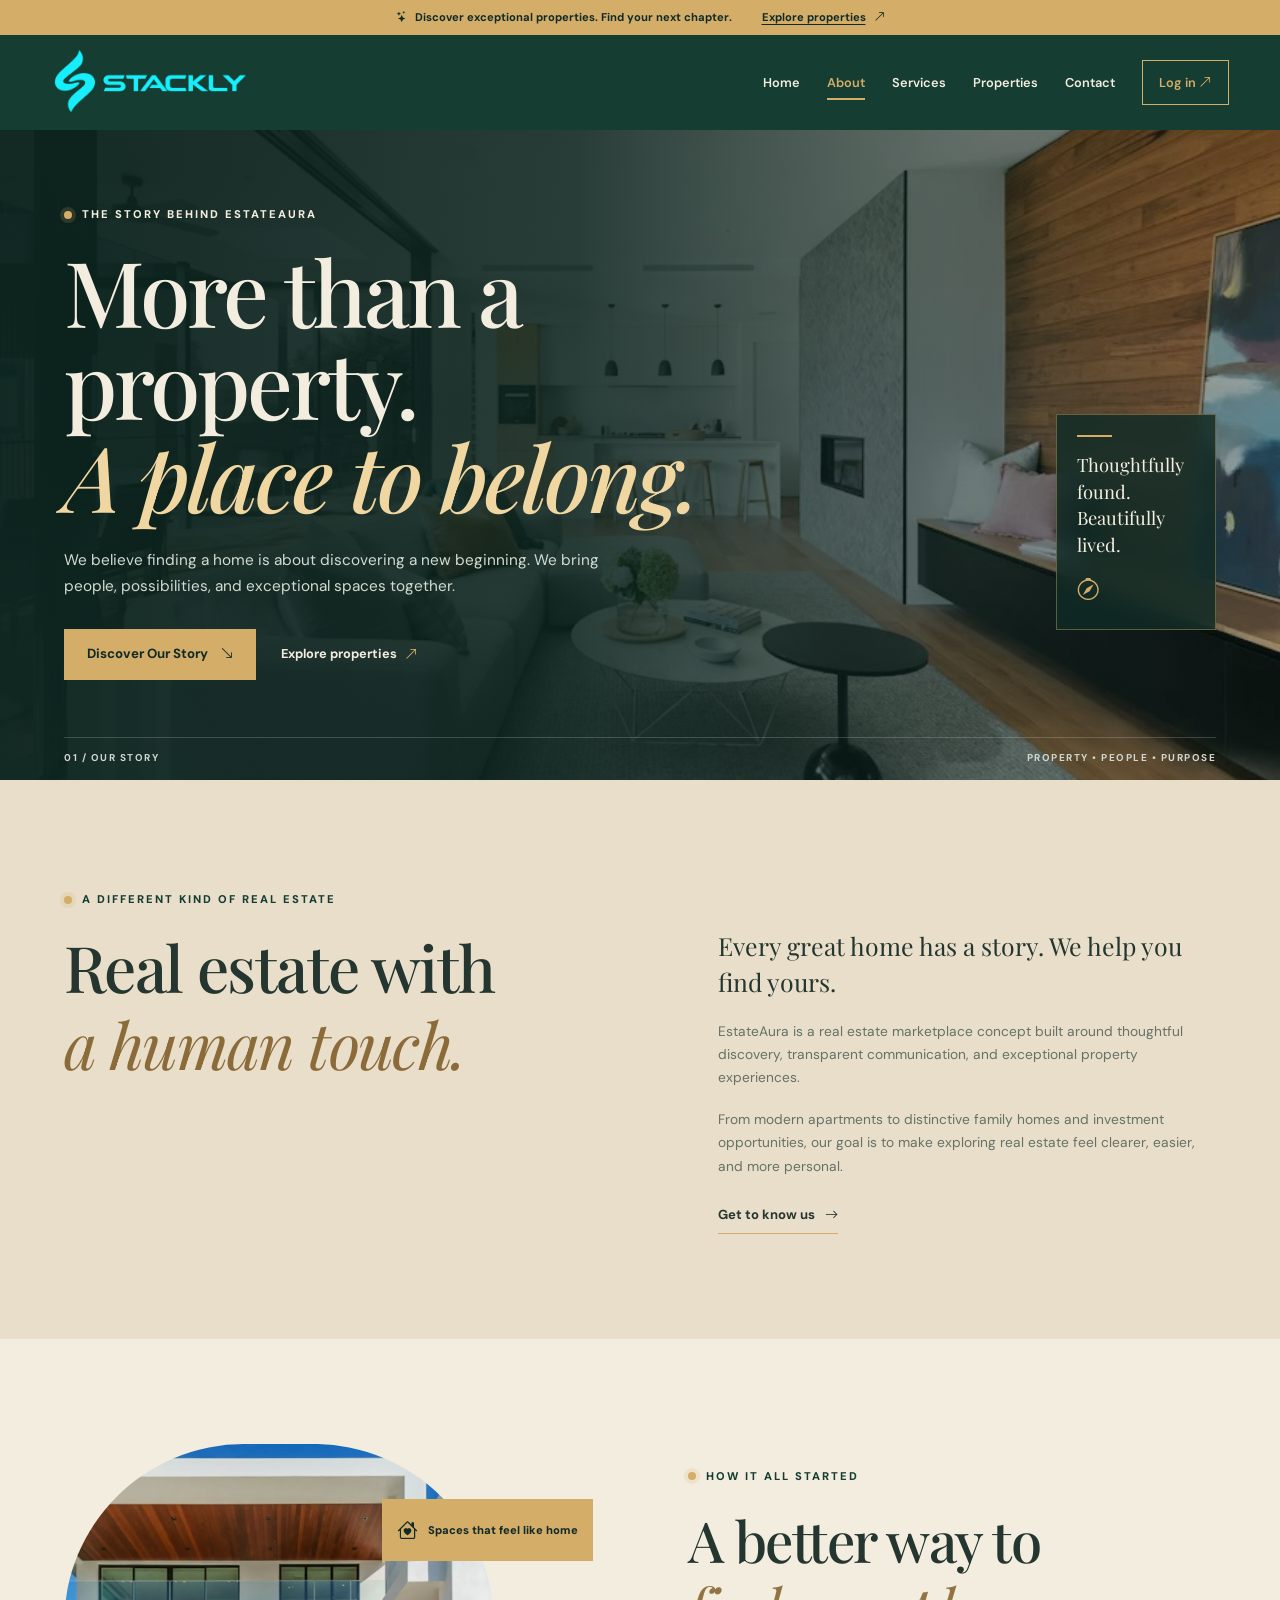
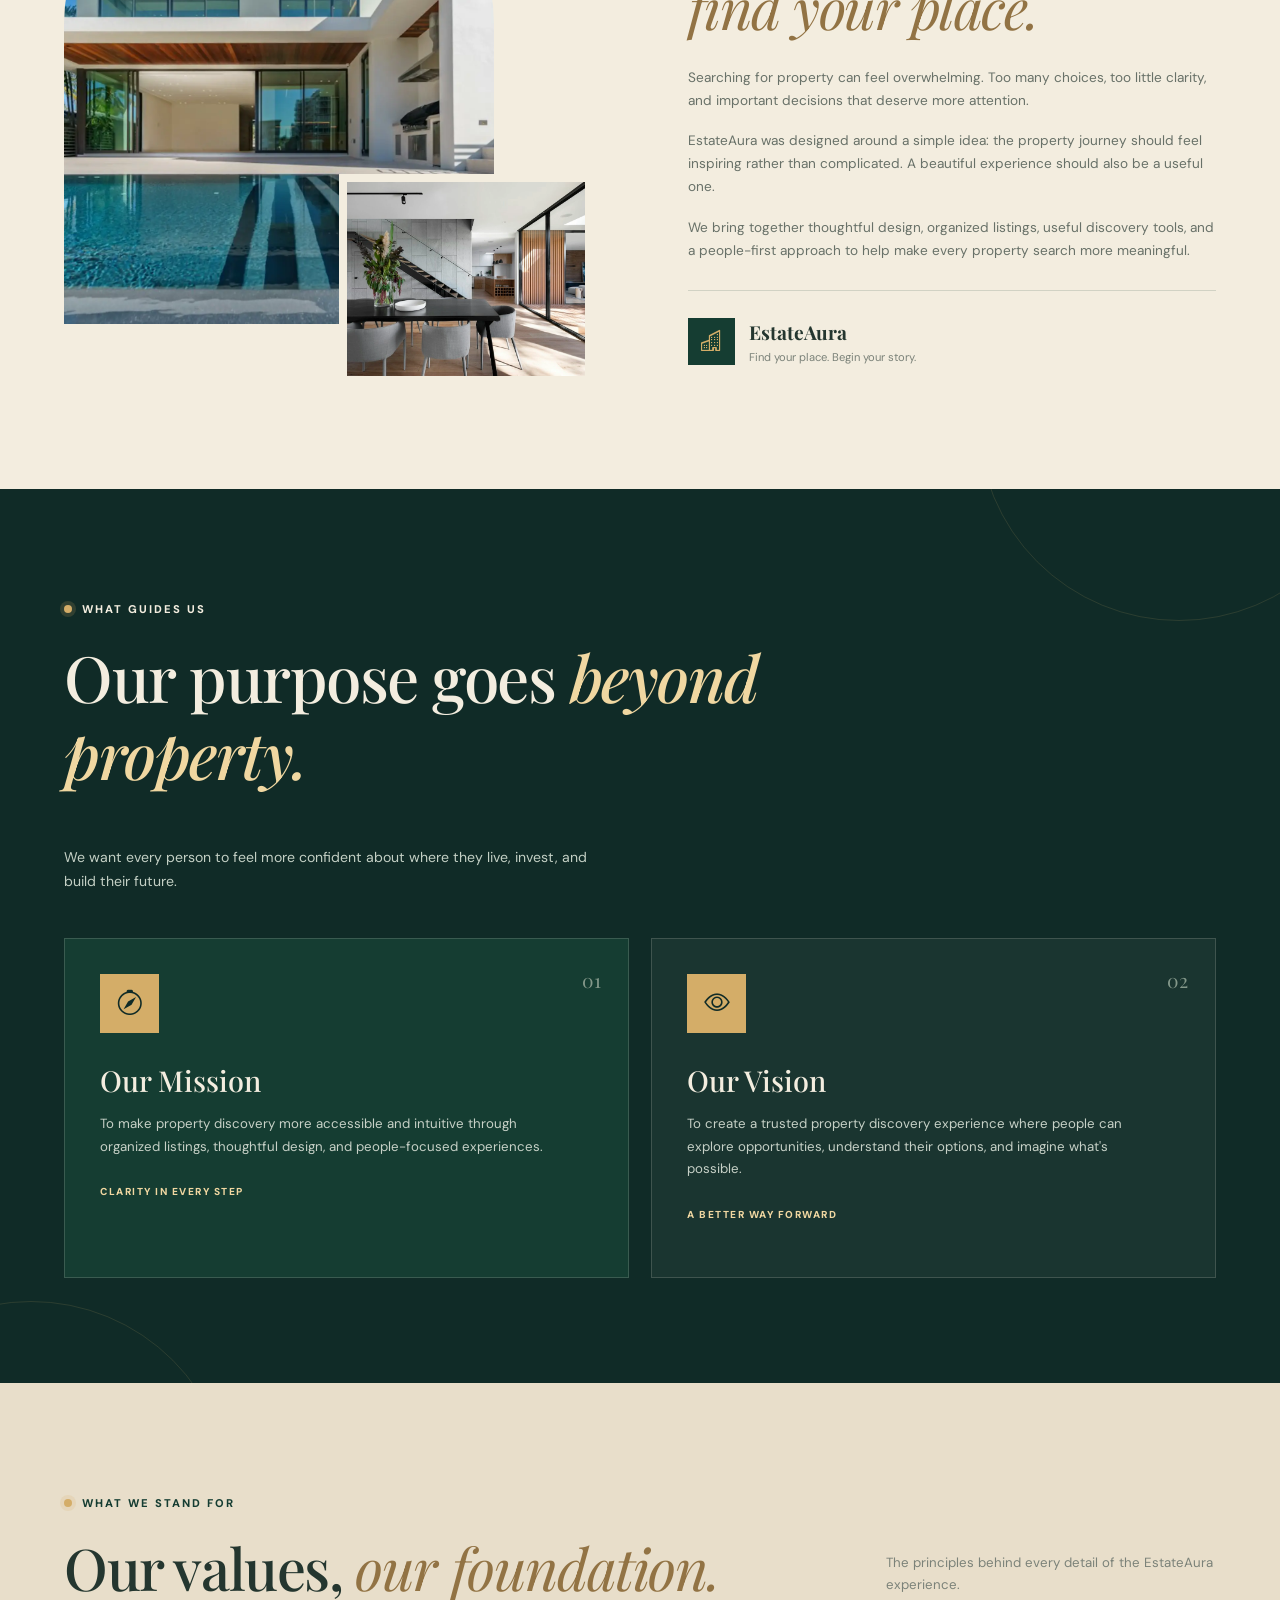
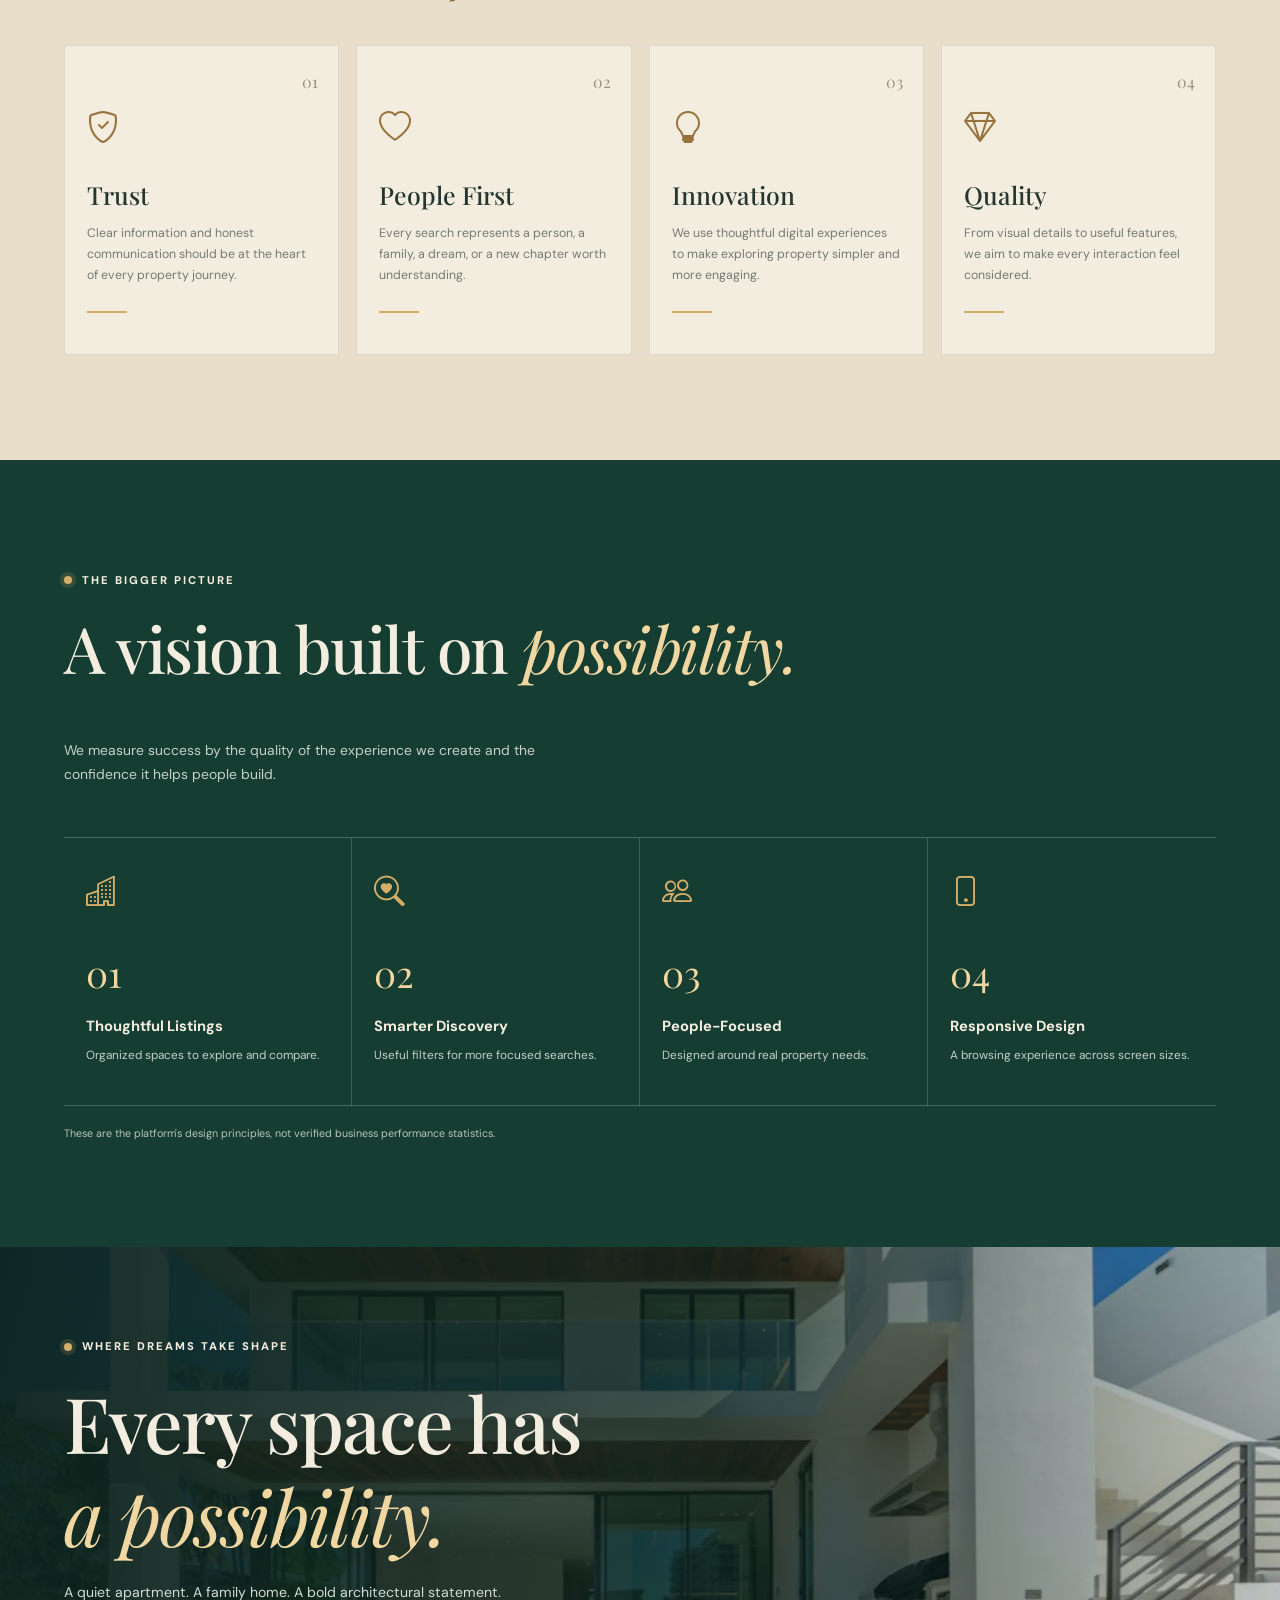
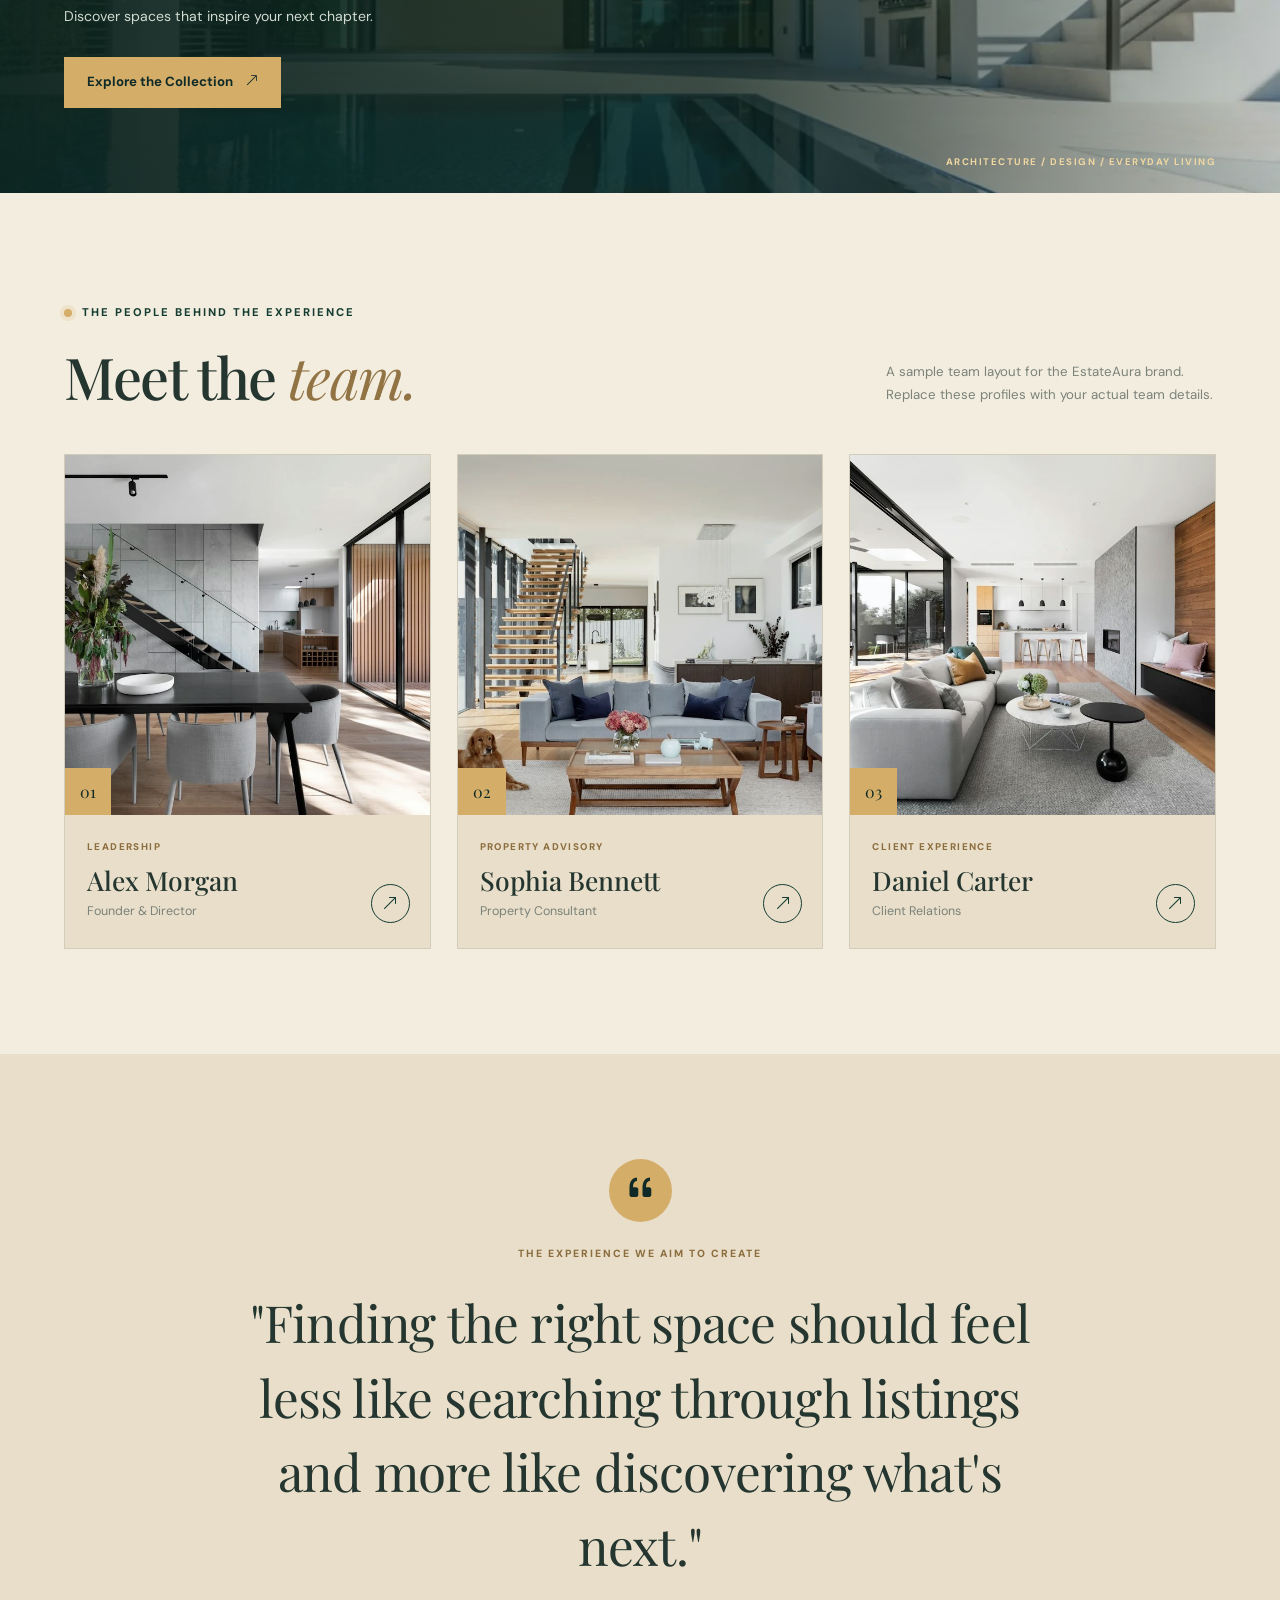
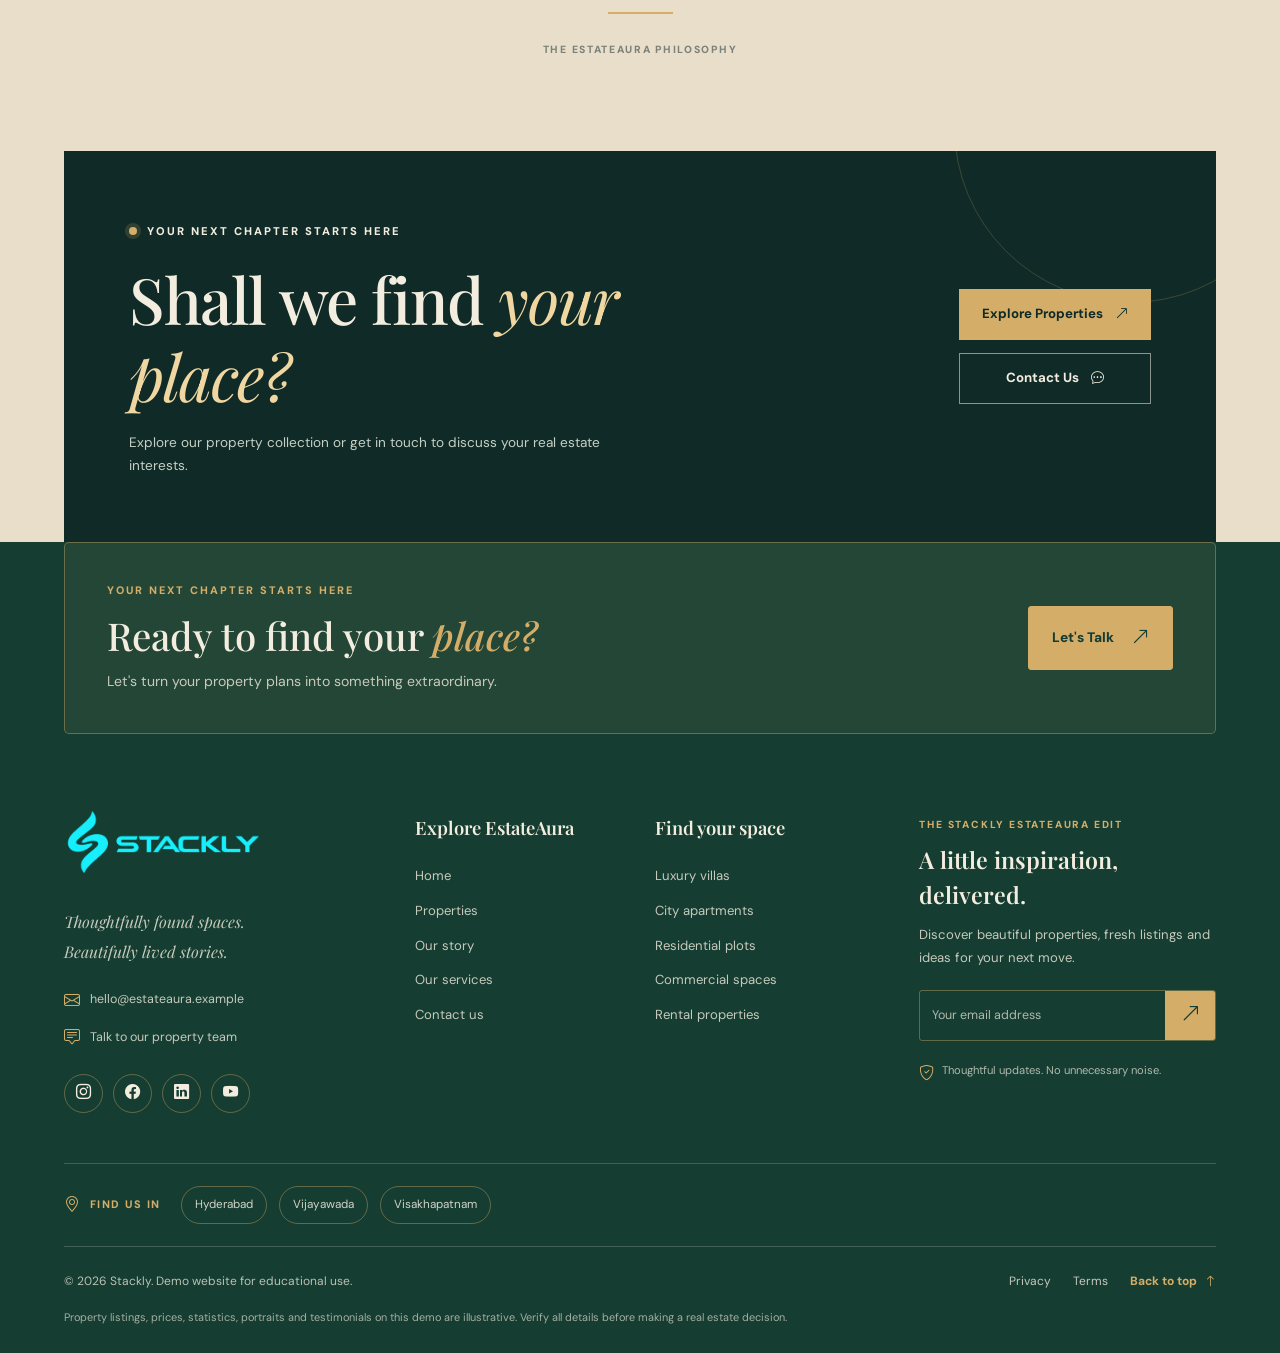
<file: about.html>
<!DOCTYPE html>
<html lang="en">
<head>
  <meta charset="UTF-8">
  <meta name="viewport" content="width=device-width, initial-scale=1.0">
  <meta name="theme-color" content="#102b27">
  <meta name="description" content="Discover luxury homes, apartments, villas and investment properties with EstateAura.">
  <title>EstateAura | Find Your Dream Property</title>

  <!-- Google Fonts -->
  <link rel="preconnect" href="https://fonts.googleapis.com">
  <link rel="preconnect" href="https://fonts.gstatic.com" crossorigin>
  <link href="https://fonts.googleapis.com/css2?family=DM+Sans:wght@400;500;600;700;800&family=Playfair+Display:wght@400;500;600;700&display=swap" rel="stylesheet">

  <!-- Bootstrap Icons -->
  <link rel="stylesheet" href="https://cdn.jsdelivr.net/npm/bootstrap-icons@1.11.3/font/bootstrap-icons.min.css">

  <!-- AOS Animation Library -->
  <link href="https://unpkg.com/aos@2.3.4/dist/aos.css" rel="stylesheet">

  <link rel="stylesheet" href="css/about.css">
</head>
<body>

  <!-- TOP ANNOUNCEMENT BAR -->
  <div class="announcement">
    <p><i class="bi bi-stars"></i> Discover exceptional properties. Find your next chapter.</p>
    <a href="404.html">Explore properties <i class="bi bi-arrow-up-right"></i></a>
  </div>

  <!-- HEADER -->
  <header class="header" id="header">
    <div class="nav-container">
  
<a href="index.html" class="logo">
  <img
    src="assets/image.webp"
    alt="EstateAura Logo"
    class="logo-image"
  >
</a>


      <button class="menu-toggle" id="menuToggle"
        aria-label="Toggle navigation" aria-expanded="false">
        <i class="bi bi-list"></i>
      </button>

      <nav class="main-nav" id="mainNav">
        <a href="index.html" class="nav-link ">Home</a>
        <a href="about.html" class="nav-link active">About</a>
        <a href="services.html" class="nav-link">Services</a>
        <a href="blog.html" class="nav-link">Properties</a> 
         <a href="contact.html" class="nav-link">Contact</a>
        <a href="login.html" class="nav-link nav-contact">Log in <i class="bi bi-arrow-up-right"></i></a>
      </nav>
    </div>
  </header>

  <main>

    <!-- SECTION 01: ABOUT HERO -->
    <section class="about-hero" id="aboutHome">
      <div class="about-hero-image"></div>
      <div class="about-hero-shade"></div>

      <div class="container about-hero-inner">

        <div class="about-hero-content" data-aos="fade-up">
          <span class="eyebrow light-eyebrow">
            <span class="eyebrow-dot"></span>
            THE STORY BEHIND ESTATEAURA
          </span>

          <h1>
            More than a property.
            <span>A place to belong.</span>
          </h1>

          <p>
            We believe finding a home is about discovering a new
            beginning. We bring people, possibilities, and exceptional
            spaces together.
          </p>

          <div class="about-hero-actions">
            <a href="404.html" class="btn btn-gold">
              Discover Our Story
              <i class="bi bi-arrow-down-right"></i>
            </a>

            <a href="404.html" class="about-text-link">
              Explore properties <i class="bi bi-arrow-up-right"></i>
            </a>
          </div>
        </div>

        <div class="hero-side-note" data-aos="fade-left" data-aos-delay="250">
          <span class="note-line"></span>
          <p>Thoughtfully found.<br>Beautifully lived.</p>
          <i class="bi bi-compass"></i>
        </div>

        <div class="about-hero-bottom">
          <span>01 / OUR STORY</span>
          <span>PROPERTY • PEOPLE • PURPOSE</span>
        </div>

      </div>
    </section>

    <!-- SECTION 02: INTRODUCTION -->
    <section class="about-intro section" id="aboutIntro">
      <div class="container intro-layout">

        <div class="intro-heading" data-aos="fade-right">
          <span class="eyebrow">
            <span class="eyebrow-dot"></span>
            A DIFFERENT KIND OF REAL ESTATE
          </span>

          <h2>
            Real estate with
            <span class="serif-accent">a human touch.</span>
          </h2>
        </div>

        <div class="intro-copy" data-aos="fade-left">
          <p class="intro-lead">
            Every great home has a story. We help you find yours.
          </p>

          <p>
            EstateAura is a real estate marketplace concept built around
            thoughtful discovery, transparent communication, and
            exceptional property experiences.
          </p>

          <p>
            From modern apartments to distinctive family homes and
            investment opportunities, our goal is to make exploring
            real estate feel clearer, easier, and more personal.
          </p>

          <a href="404.html" class="text-link">
            Get to know us <i class="bi bi-arrow-right"></i>
          </a>
        </div>

      </div>
    </section>

    <!-- SECTION 03: OUR STORY -->
    <section class="story-section section" id="ourStory">
      <div class="container story-layout">

        <div class="story-visual" data-aos="fade-right">
          <div class="story-image-main">
            <img
              src="assets/image2.webp"
              alt="Elegant contemporary home interior with natural materials"
              loading="lazy">
          </div>

          <div class="story-image-small">
            <img
              src="assets/image3.webp"
              alt="Sunlit luxury living space"
              loading="lazy">
          </div>

          <div class="story-image-tag">
            <i class="bi bi-house-heart"></i>
            <span>Spaces that feel like home</span>
          </div>
        </div>

        <div class="story-content" data-aos="fade-up">
          <span class="eyebrow">
            <span class="eyebrow-dot"></span>
            HOW IT ALL STARTED
          </span>

          <h2>
            A better way to
            <span class="serif-accent">find your place.</span>
          </h2>

          <p>
            Searching for property can feel overwhelming. Too many
            choices, too little clarity, and important decisions
            that deserve more attention.
          </p>

          <p>
            EstateAura was designed around a simple idea: the property
            journey should feel inspiring rather than complicated.
            A beautiful experience should also be a useful one.
          </p>

          <p>
            We bring together thoughtful design, organized listings,
            useful discovery tools, and a people-first approach to
            help make every property search more meaningful.
          </p>

          <div class="story-signature">
            <span class="signature-icon">
              <i class="bi bi-buildings"></i>
            </span>
            <div>
              <strong>EstateAura</strong>
              <span>Find your place. Begin your story.</span>
            </div>
          </div>
        </div>

      </div>
    </section>

    <!-- SECTION 04: MISSION AND VISION -->
    <section class="mission-section section" id="mission">
      <div class="container">

        <div class="mission-heading" data-aos="fade-up">
          <span class="eyebrow light-eyebrow">
            <span class="eyebrow-dot"></span>
            WHAT GUIDES US
          </span>
          <h2>Our purpose goes <span>beyond property.</span></h2>
          <p>
            We want every person to feel more confident about
            where they live, invest, and build their future.
          </p>
        </div>

        <div class="mission-grid">

          <article class="mission-card mission-primary" data-aos="fade-up">
            <span class="mission-number">01</span>
            <span class="mission-icon">
              <i class="bi bi-compass"></i>
            </span>

            <h3>Our Mission</h3>

            <p>
              To make property discovery more accessible and intuitive
              through organized listings, thoughtful design, and
              people-focused experiences.
            </p>

            <span class="mission-bottom">CLARITY IN EVERY STEP</span>
          </article>

          <article class="mission-card mission-secondary" data-aos="fade-up" data-aos-delay="150">
            <span class="mission-number">02</span>
            <span class="mission-icon">
              <i class="bi bi-eye"></i>
            </span>

            <h3>Our Vision</h3>

            <p>
              To create a trusted property discovery experience where
              people can explore opportunities, understand their
              options, and imagine what's possible.
            </p>

            <span class="mission-bottom">A BETTER WAY FORWARD</span>
          </article>

        </div>
      </div>
    </section>

    <!-- SECTION 05: CORE VALUES -->
    <section class="values-section section" id="values">
      <div class="container">

        <div class="section-heading" data-aos="fade-up">
          <div>
            <span class="eyebrow">
              <span class="eyebrow-dot"></span>
              WHAT WE STAND FOR
            </span>
            <h2>Our values, <span class="serif-accent">our foundation.</span></h2>
          </div>

          <p>
            The principles behind every detail of the EstateAura
            experience.
          </p>
        </div>

        <div class="values-grid">

          <article class="value-card" data-aos="fade-up">
            <span class="value-number">01</span>
            <i class="bi bi-shield-check value-icon"></i>
            <h3>Trust</h3>
            <p>
              Clear information and honest communication should
              be at the heart of every property journey.
            </p>
            <span class="value-line"></span>
          </article>

          <article class="value-card" data-aos="fade-up">
            <span class="value-number">02</span>
            <i class="bi bi-heart value-icon"></i>
            <h3>People First</h3>
            <p>
              Every search represents a person, a family, a dream,
              or a new chapter worth understanding.
            </p>
            <span class="value-line"></span>
          </article>

          <article class="value-card" data-aos="fade-up" data-aos-delay="200">
            <span class="value-number">03</span>
            <i class="bi bi-lightbulb value-icon"></i>
            <h3>Innovation</h3>
            <p>
              We use thoughtful digital experiences to make
              exploring property simpler and more engaging.
            </p>
            <span class="value-line"></span>
          </article>

          <article class="value-card" data-aos="fade-up" data-aos-delay="300">
            <span class="value-number">04</span>
            <i class="bi bi-gem value-icon"></i>
            <h3>Quality</h3>
            <p>
              From visual details to useful features, we aim to
              make every interaction feel considered.
            </p>
            <span class="value-line"></span>
          </article>

        </div>
      </div>
    </section>

    <!-- SECTION 06: ACHIEVEMENTS -->
    <section class="achievements-section section" id="achievements">
      <div class="container">

        <div class="achievements-heading" data-aos="fade-up">
          <span class="eyebrow light-eyebrow">
            <span class="eyebrow-dot"></span>
            THE BIGGER PICTURE
          </span>

          <h2>
            A vision built on
            <span class="serif-accent">possibility.</span>
          </h2>

          <p>
            We measure success by the quality of the experience
            we create and the confidence it helps people build.
          </p>
        </div>

        <div class="achievements-grid">

          <div class="achievement-item" data-aos="zoom-in">
            <i class="bi bi-buildings"></i>
            <strong>01</strong>
            <h3>Thoughtful Listings</h3>
            <p>Organized spaces to explore and compare.</p>
          </div>

          <div class="achievement-item" data-aos="zoom-in" data-aos-delay="100">
            <i class="bi bi-search-heart"></i>
            <strong>02</strong>
            <h3>Smarter Discovery</h3>
            <p>Useful filters for more focused searches.</p>
          </div>

          <div class="achievement-item" data-aos="zoom-in" data-aos-delay="200">
            <i class="bi bi-people"></i>
            <strong>03</strong>
            <h3>People-Focused</h3>
            <p>Designed around real property needs.</p>
          </div>

          <div class="achievement-item" data-aos="zoom-in" data-aos-delay="300">
            <i class="bi bi-phone"></i>
            <strong>04</strong>
            <h3>Responsive Design</h3>
            <p>A browsing experience across screen sizes.</p>
          </div>

        </div>

        <p class="achievements-note">
          These are the platform's design principles, not verified
          business performance statistics.
        </p>
      </div>
    </section>

    <!-- SECTION 07: ARCHITECTURE BANNER -->
    <section class="architecture-section" id="architecture">
      <div class="architecture-image"></div>
      <div class="architecture-overlay"></div>

      <div class="container architecture-content" data-aos="fade-right">
        <span class="eyebrow light-eyebrow">
          <span class="eyebrow-dot"></span>
          WHERE DREAMS TAKE SHAPE
        </span>

        <h2>
          Every space has
          <span class="serif-accent">a possibility.</span>
        </h2>

        <p>
          A quiet apartment. A family home. A bold architectural
          statement. Discover spaces that inspire your next chapter.
        </p>

        <a href="404.html" class="btn btn-gold">
          Explore the Collection
          <i class="bi bi-arrow-up-right"></i>
        </a>
      </div>

      <div class="architecture-caption">
        ARCHITECTURE / DESIGN / EVERYDAY LIVING
      </div>
    </section>

    <!-- SECTION 08: OUR TEAM -->
    <section class="team-section section" id="team">
      <div class="container">

        <div class="section-heading" data-aos="fade-up">
          <div>
            <span class="eyebrow">
              <span class="eyebrow-dot"></span>
              THE PEOPLE BEHIND THE EXPERIENCE
            </span>
            <h2>Meet the <span class="serif-accent">team.</span></h2>
          </div>

          <p>
            A sample team layout for the EstateAura brand.
            Replace these profiles with your actual team details.
          </p>
        </div>

        <div class="team-grid">

          <article class="team-card" data-aos="fade-up">
            <div class="team-image">
              <img
                src="assets/image3.webp"
                alt="Portrait of a professional business executive"
                loading="lazy">
              <span class="team-index">01</span>
            </div>

            <div class="team-info">
              <span class="team-role">LEADERSHIP</span>
              <h3>Alex Morgan</h3>
              <p>Founder &amp; Director</p>
              <a href="404.html" aria-label="Contact EstateAura about leadership">
                <i class="bi bi-arrow-up-right"></i>
              </a>
            </div>
          </article>

          <article class="team-card" data-aos="fade-up" data-aos-delay="120">
            <div class="team-image">
              <img
                src="assets/image4.webp"
                alt="Portrait of a professional woman"
                loading="lazy">
              <span class="team-index">02</span>
            </div>

            <div class="team-info">
              <span class="team-role">PROPERTY ADVISORY</span>
              <h3>Sophia Bennett</h3>
              <p>Property Consultant</p>
              <a href="404.html" aria-label="Contact EstateAura about property advisory">
                <i class="bi bi-arrow-up-right"></i>
              </a>
            </div>
          </article>

          <article class="team-card" data-aos="fade-up" data-aos-delay="240">
            <div class="team-image">
              <img
                src="assets/image5.webp"
                alt="Portrait of a professional man"
                loading="lazy">
              <span class="team-index">03</span>
            </div>

            <div class="team-info">
              <span class="team-role">CLIENT EXPERIENCE</span>
              <h3>Daniel Carter</h3>
              <p>Client Relations</p>
              <a href="404.html" aria-label="Contact EstateAura about client relations">
                <i class="bi bi-arrow-up-right"></i>
              </a>
            </div>
          </article>

        </div>
      </div>
    </section>

    <!-- SECTION 09: TESTIMONIAL + CONTACT CTA -->
    <section class="about-cta-section section" id="contactAbout">
      <div class="container">

        <div class="about-quote" data-aos="fade-up">
          <span class="quote-icon"><i class="bi bi-quote"></i></span>

          <p class="quote-label">THE EXPERIENCE WE AIM TO CREATE</p>

          <blockquote>
            "Finding the right space should feel less like searching
            through listings and more like discovering what's next."
          </blockquote>

          <div class="quote-divider"></div>

          <span class="quote-credit">THE ESTATEAURA PHILOSOPHY</span>
        </div>

        <div class="about-cta" data-aos="fade-up" data-aos-delay="100">
          <div>
            <span class="eyebrow light-eyebrow">
              <span class="eyebrow-dot"></span>
              YOUR NEXT CHAPTER STARTS HERE
            </span>

            <h2>
              Shall we find
              <span class="serif-accent">your place?</span>
            </h2>

            <p>
              Explore our property collection or get in touch to
              discuss your real estate interests.
            </p>
          </div>

          <div class="cta-actions">
            <a href="404.html" class="btn btn-gold">
              Explore Properties <i class="bi bi-arrow-up-right"></i>
            </a>

            <a href="404.html" class="btn btn-outline">
              Contact Us <i class="bi bi-chat-dots"></i>
            </a>
          </div>
        </div>

      </div>
    </section>

  </main>

 
<!-- ESTATEAURA PREMIUM FOOTER -->
<footer class="footer" id="footer">

  <!-- TOP CTA BANNER -->
  <div class="footer-cta container" data-aos="fade-up">
    <div class="footer-cta-content">
      <span class="footer-eyebrow">YOUR NEXT CHAPTER STARTS HERE</span>
      <h2>Ready to find your <span>place?</span></h2>
      <p>Let's turn your property plans into something extraordinary.</p>
    </div>

    <a href="404.html" class="footer-cta-button">
      Let's Talk
      <i class="bi bi-arrow-up-right"></i>
    </a>
  </div>

  <!-- MAIN FOOTER -->
  <div class="container">

    <div class="footer-main">

      <!-- BRAND -->
      <div class="footer-brand">

        <a href="index.html" class="footer-logo">
          <img
            src="assets/image.webp"
            alt="EstateAura Logo"
            class="logo-image"
          >
         
        </a>

        <p class="footer-brand-description">
          Thoughtfully found spaces.<br>
          Beautifully lived stories.
        </p>

        <div class="footer-contact-mini">
          <a href="mailto:hello@estateaura.example">
            <i class="bi bi-envelope"></i>
            hello@estateaura.example
          </a>

          <a href="contact.html">
            <i class="bi bi-chat-square-text"></i>
            Talk to our property team
          </a>
        </div>

        <div class="social-links">
          <a href="404.html" aria-label="Instagram">
            <i class="bi bi-instagram"></i>
          </a>
          <a href="404.html" aria-label="Facebook">
            <i class="bi bi-facebook"></i>
          </a>
          <a href="404.html" aria-label="LinkedIn">
            <i class="bi bi-linkedin"></i>
          </a>
          <a href="404.html" aria-label="YouTube">
            <i class="bi bi-youtube"></i>
          </a>
        </div>

      </div>

      <!-- EXPLORE -->
      <div class="footer-links">
        <h4>Explore EstateAura</h4>
        <a href="index.html">Home</a>
        <a href="blog.html">Properties</a>
        <a href="about.html">Our story</a>
        <a href="services.html">Our services</a>
        <a href="contact.html">Contact us</a>
      </div>

      <!-- PROPERTY TYPES -->
      <div class="footer-links">
        <h4>Find your space</h4>
        <a href="404.html">Luxury villas</a>
        <a href="404.html">City apartments</a>
        <a href="404.html">Residential plots</a>
        <a href="404.html">Commercial spaces</a>
        <a href="404.html">Rental properties</a>
      </div>

      <!-- NEWSLETTER -->
      <div class="footer-newsletter">

        <span class="footer-newsletter-label">
          THE STACKLY ESTATEAURA EDIT
        </span>

        <h4>A little inspiration, delivered.</h4>

        <p>
          Discover beautiful properties, fresh listings and ideas
          for your next move.
        </p>

        <form id="newsletterForm" class="newsletter-form">
          <label for="newsletterEmail" class="visually-hidden">
            Your email address+
          </label>

          <input
            type="email"
            id="newsletterEmail"
            name="email"
            placeholder="Your email address"
            aria-label="Your email address"
            required
          >

          <button type="submit" aria-label="Subscribe">
            <i class="bi bi-arrow-up-right"></i>
          </button>
        </form>

        <p
          id="newsletterMessage"
          class="newsletter-message"
          role="status"
          aria-live="polite"
        ></p>

        <div class="newsletter-note">
          <i class="bi bi-shield-check"></i>
          Thoughtful updates. No unnecessary noise.
        </div>

      </div>

    </div>

    <!-- SERVICE LOCATIONS -->
    <div class="footer-locations">
      <span class="footer-location-title">
        <i class="bi bi-geo-alt"></i>
        FIND US IN
      </span>

      <span class="location-tag">Hyderabad</span>
      <span class="location-tag">Vijayawada</span>
      <span class="location-tag">Visakhapatnam</span>
    </div>

    <!-- BOTTOM FOOTER -->
    <div class="footer-bottom">

      <p>
        © <span id="currentYear"></span> Stackly.
        Demo website for educational use.
      </p>

      <div class="footer-bottom-links">
        <a href="404.html">Privacy</a>
        <a href="404.html">Terms</a>
        <a href="about.html" class="back-to-top">
          Back to top <i class="bi bi-arrow-up"></i>
        </a>
      </div>

    </div>

    <p class="disclaimer">
      Property listings, prices, statistics, portraits and testimonials
      on this demo are illustrative. Verify all details before making
      a real estate decision.
    </p>

  </div>
</footer>


  <!-- AOS Library -->
  <script src="https://unpkg.com/aos@2.3.4/dist/aos.js"></script>

  <!-- About Page JavaScript -->
  <script src="js/about.js"></script>

</body>
</html>
</file>
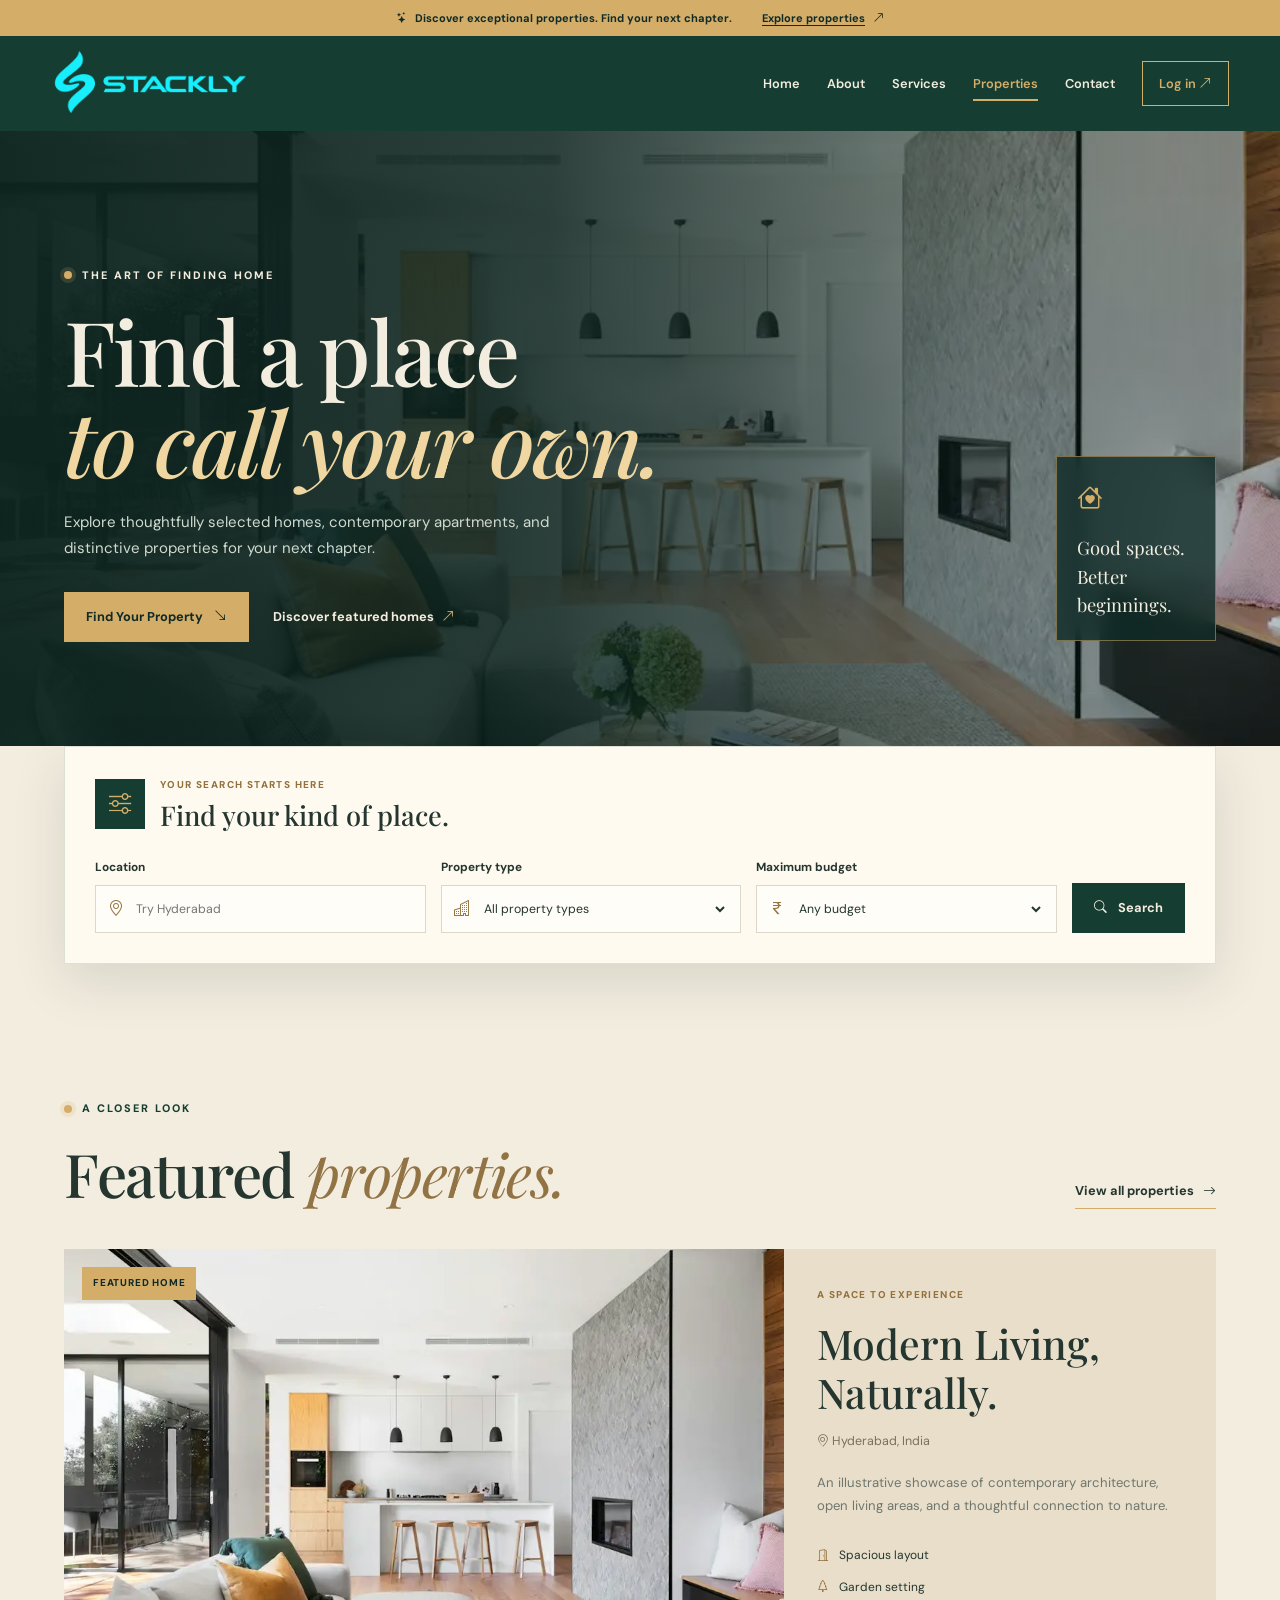
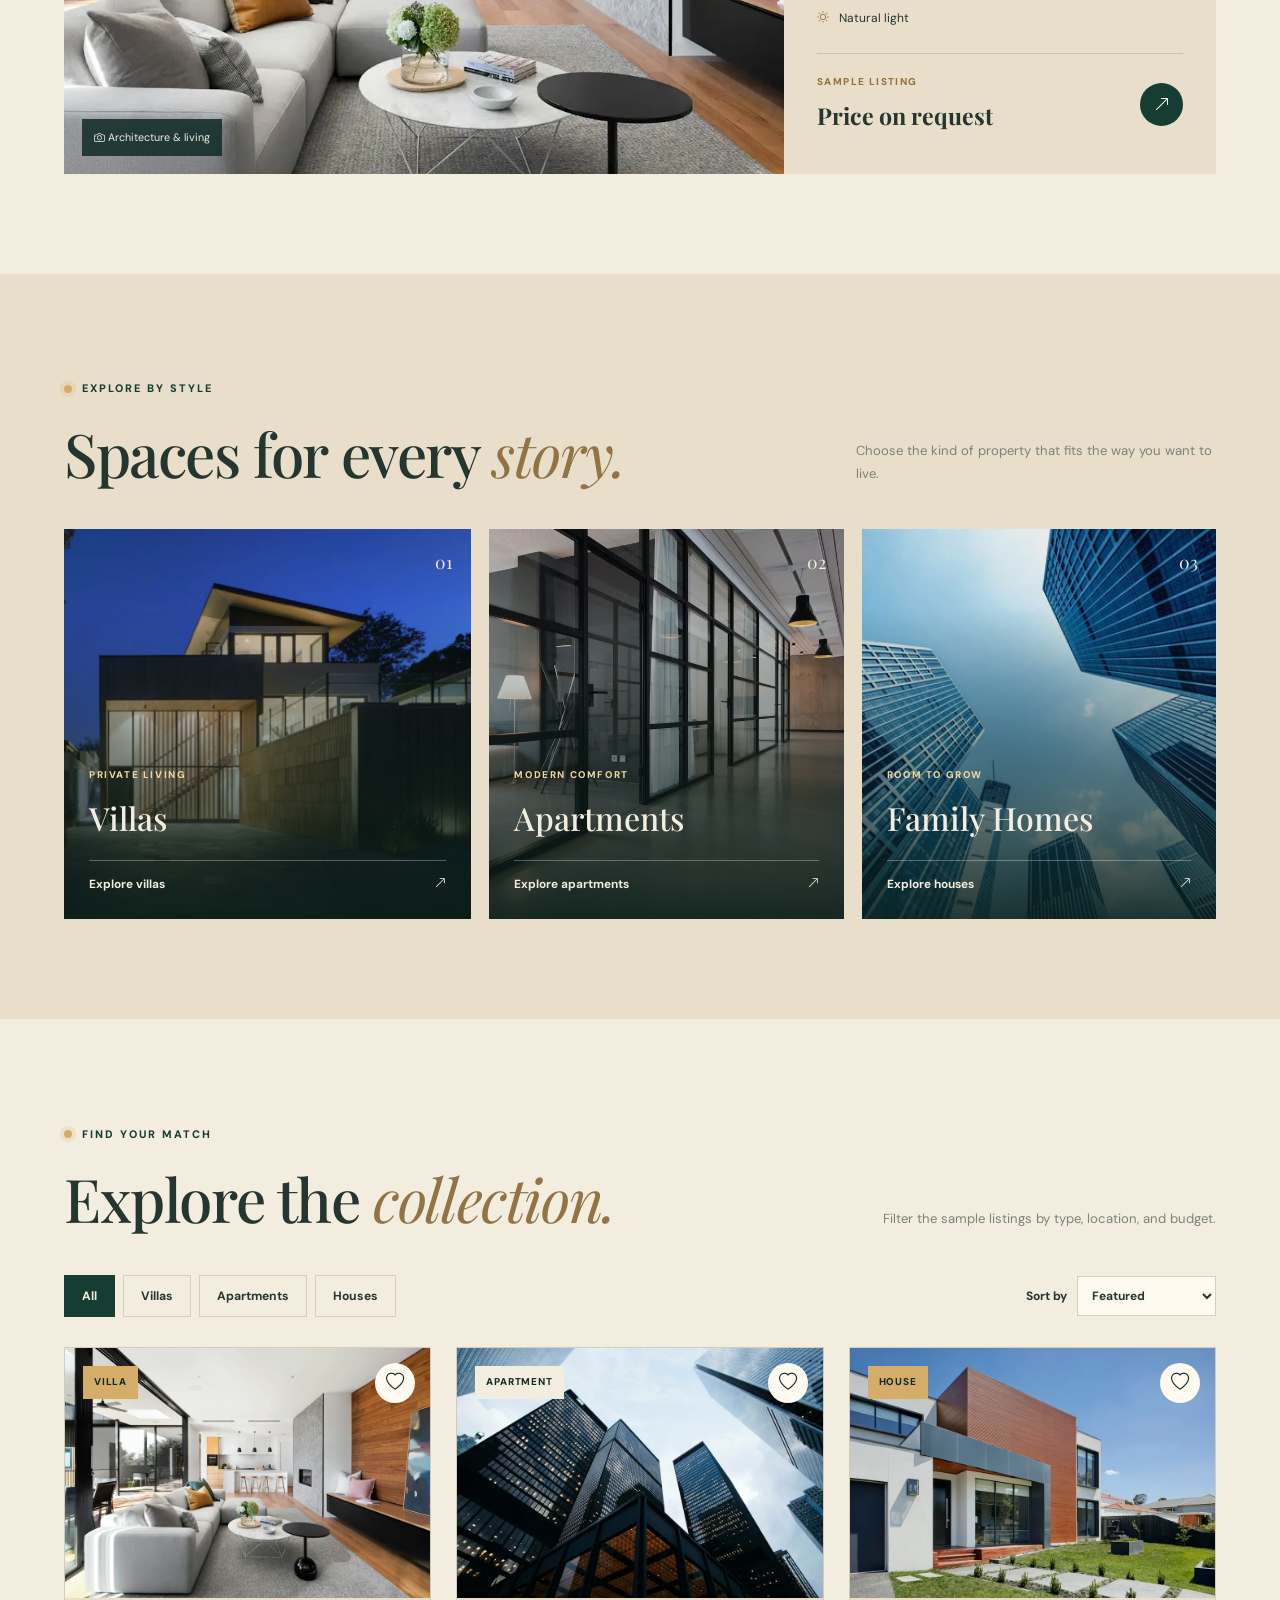
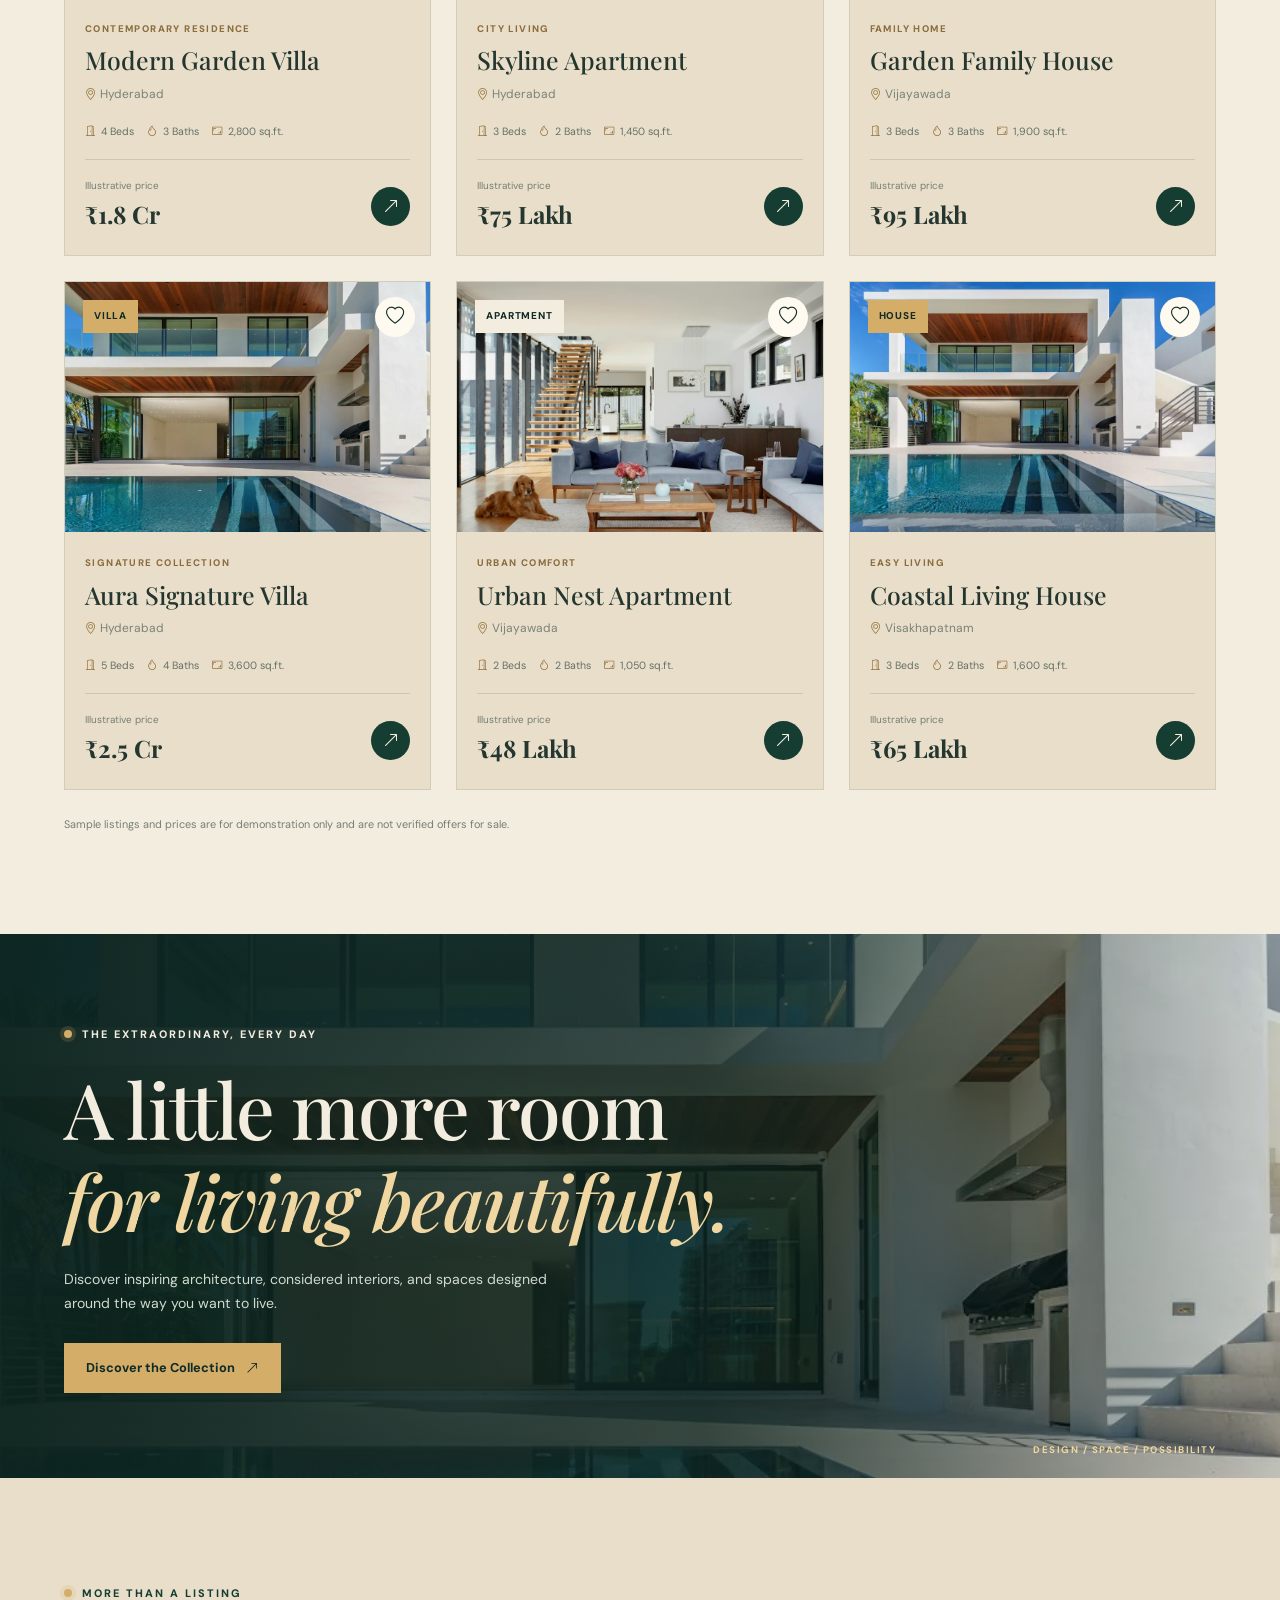
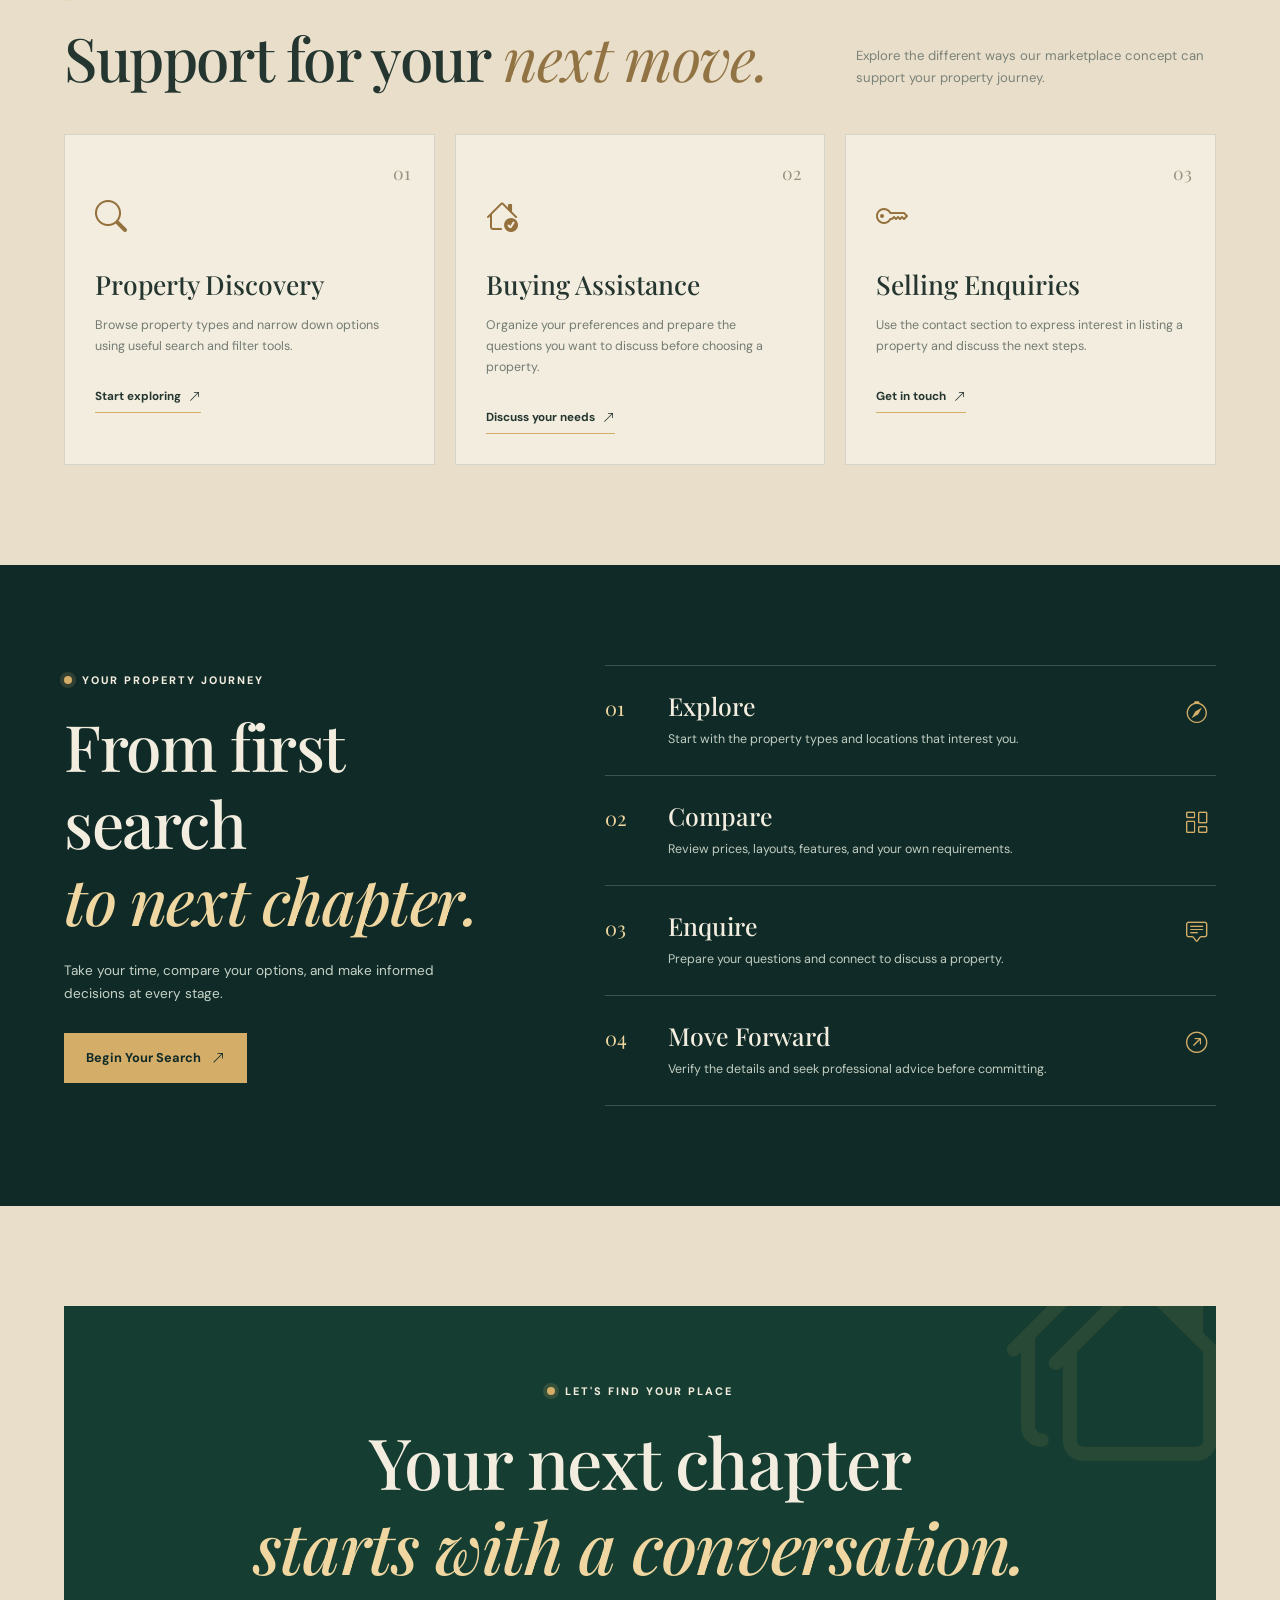
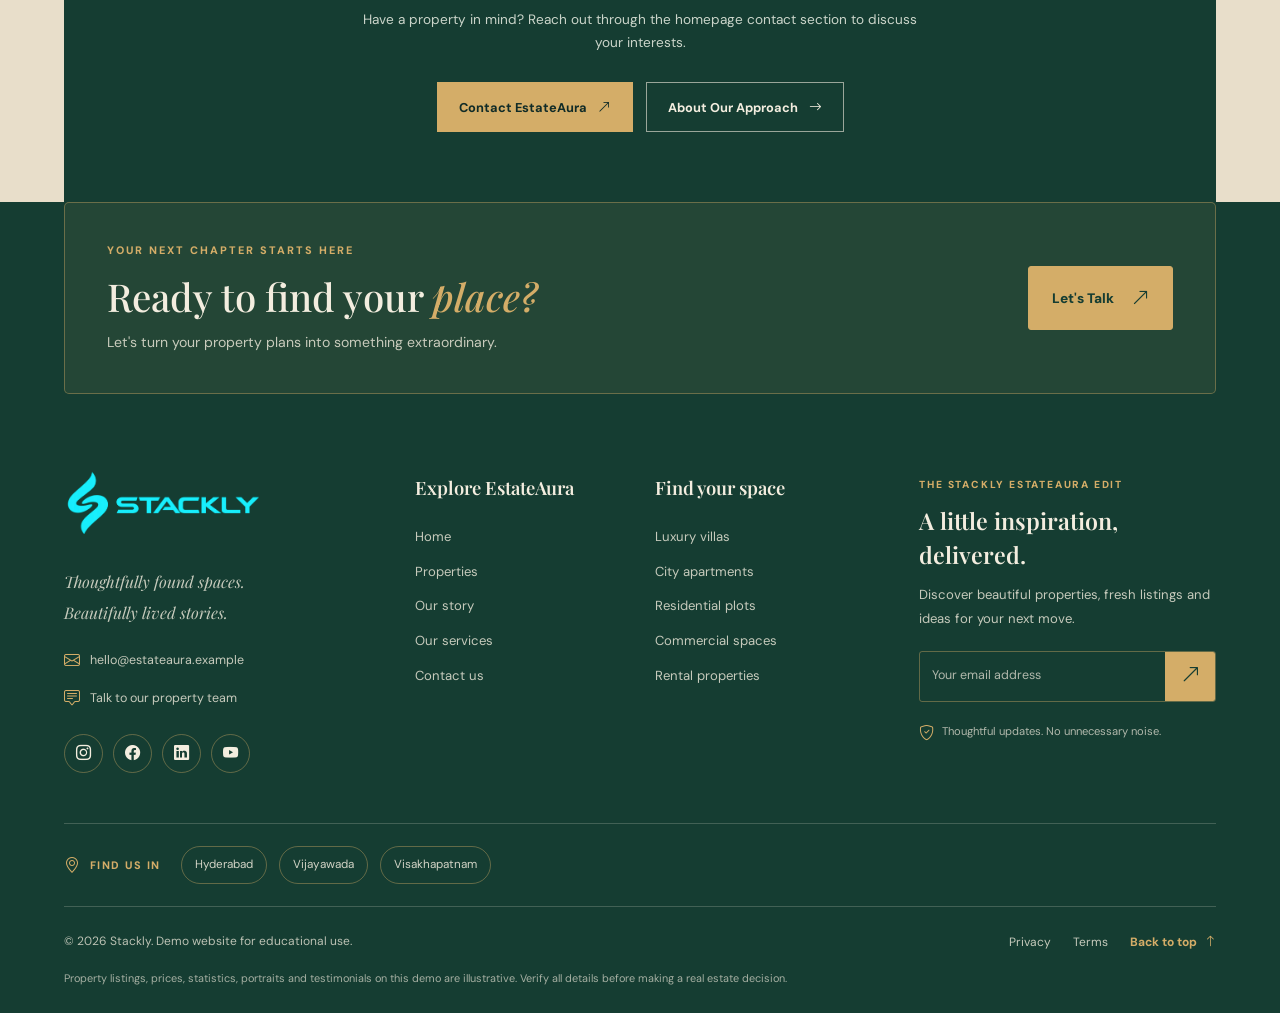
<file: blog.html>
<!DOCTYPE html>
<html lang="en">
<head>
  <meta charset="UTF-8">
  <meta name="viewport" content="width=device-width, initial-scale=1.0">
  <meta name="theme-color" content="#102b27">
  <meta name="description" content="Discover luxury homes, apartments, villas and investment properties with EstateAura.">
  <title>EstateAura | Find Your Dream Property</title>

  <!-- Google Fonts -->
  <link rel="preconnect" href="https://fonts.googleapis.com">
  <link rel="preconnect" href="https://fonts.gstatic.com" crossorigin>
  <link href="https://fonts.googleapis.com/css2?family=DM+Sans:wght@400;500;600;700;800&family=Playfair+Display:wght@400;500;600;700&display=swap" rel="stylesheet">

  <!-- Bootstrap Icons -->
  <link rel="stylesheet" href="https://cdn.jsdelivr.net/npm/bootstrap-icons@1.11.3/font/bootstrap-icons.min.css">

  <!-- AOS Animation Library -->
  <link href="https://unpkg.com/aos@2.3.4/dist/aos.css" rel="stylesheet">

  <link rel="stylesheet" href="css/blog.css">
</head>
<body>

  <!-- TOP ANNOUNCEMENT BAR -->
  <div class="announcement">
    <p><i class="bi bi-stars"></i> Discover exceptional properties. Find your next chapter.</p>
    <a href="404.html">Explore properties <i class="bi bi-arrow-up-right"></i></a>
  </div>

  <!-- HEADER -->
  <header class="header" id="header">
    <div class="nav-container">
  
<a href="index.html" class="logo">
  <img
    src="assets/image.webp"
    alt="EstateAura Logo"
    class="logo-image"
  >
</a>


      <button class="menu-toggle" id="menuToggle"
        aria-label="Toggle navigation" aria-expanded="false">
        <i class="bi bi-list"></i>
      </button>

      <nav class="main-nav" id="mainNav">
        <a href="index.html" class="nav-link ">Home</a>
        <a href="about.html" class="nav-link">About</a>
        <a href="services.html" class="nav-link">Services</a>
        <a href="blog.html" class="nav-link active">Properties</a> 
         <a href="contact.html" class="nav-link">Contact</a>
        <a href="login.html" class="nav-link nav-contact">Log in <i class="bi bi-arrow-up-right"></i></a>
      </nav>
    </div>
  </header>

  <main>

    <!-- SECTION 01: HERO -->
    <section class="properties-hero" id="propertiesHome">
      <div class="properties-hero-image"></div>
      <div class="properties-hero-overlay"></div>

      <div class="container properties-hero-inner">
        <div class="hero-copy" data-aos="fade-up">
          <span class="eyebrow light-eyebrow">
            <span class="eyebrow-dot"></span>
            THE ART OF FINDING HOME
          </span>

          <h1>
            Find a place
            <span>to call your own.</span>
          </h1>

          <p>
            Explore thoughtfully selected homes, contemporary apartments,
            and distinctive properties for your next chapter.
          </p>

          <div class="hero-actions">
            <a href="404.html" class="btn btn-gold">
              Find Your Property <i class="bi bi-arrow-down-right"></i>
            </a>
            <a href="404.html" class="hero-text-link">
              Discover featured homes <i class="bi bi-arrow-up-right"></i>
            </a>
          </div>
        </div>

        <div class="hero-side-label" data-aos="fade-left" data-aos-delay="200">
          <i class="bi bi-house-heart"></i>
          <span>Good spaces.<br>Better beginnings.</span>
        </div>

        <div class="hero-bottom">
          <span>01 / PROPERTY COLLECTION</span>
          <span>HOMES · VILLAS · APARTMENTS</span>
        </div>
      </div>
    </section>

    <!-- SECTION 02: PROPERTY SEARCH -->
    <section class="search-section" id="propertySearch">
      <div class="container">
        <div class="search-panel" data-aos="fade-up">
          <div class="search-heading">
            <span class="search-symbol"><i class="bi bi-sliders"></i></span>
            <div>
              <span class="mini-label">YOUR SEARCH STARTS HERE</span>
              <h2>Find your kind of place.</h2>
            </div>
          </div>

          <form class="search-form" id="propertySearchForm">
            <div class="search-field">
              <label for="locationInput">Location</label>
              <div class="field-control">
                <i class="bi bi-geo-alt"></i>
                <input type="search" id="locationInput"
                  placeholder="Try Hyderabad">
              </div>
            </div>

            <div class="search-field">
              <label for="typeFilter">Property type</label>
              <div class="field-control">
                <i class="bi bi-buildings"></i>
                <select id="typeFilter">
                  <option value="all">All property types</option>
                  <option value="villa">Villas</option>
                  <option value="apartment">Apartments</option>
                  <option value="house">Houses</option>
                </select>
              </div>
            </div>

            <div class="search-field">
              <label for="budgetFilter">Maximum budget</label>
              <div class="field-control">
                <i class="bi bi-currency-rupee"></i>
                <select id="budgetFilter">
                  <option value="all">Any budget</option>
                  <option value="50">Up to ₹50 lakh</option>
                  <option value="100">Up to ₹1 crore</option>
                  <option value="200">Up to ₹2 crore</option>
                  <option value="500">Up to ₹5 crore</option>
                </select>
              </div>
            </div>

            <button class="btn btn-green search-button" type="submit">
              <i class="bi bi-search"></i> Search
            </button>
          </form>

          <p class="search-feedback" id="searchFeedback" aria-live="polite"></p>
        </div>
      </div>
    </section>

    <!-- SECTION 03: FEATURED PROPERTY -->
    <section class="featured-section section" id="featuredProperties">
      <div class="container">
        <div class="section-heading" data-aos="fade-up">
          <div>
            <span class="eyebrow">
              <span class="eyebrow-dot"></span>
              A CLOSER LOOK
            </span>
            <h2>Featured <span class="serif-accent">properties.</span></h2>
          </div>
          <a href="404.html" class="text-link">
            View all properties <i class="bi bi-arrow-right"></i>
          </a>
        </div>

        <article class="featured-property" data-aos="fade-up">
          <div class="featured-image">
            <img
              src="assets/image1.webp"
              alt="Contemporary luxury residence with garden and spacious outdoor area"
              loading="lazy">

            <span class="property-badge">FEATURED HOME</span>
            <span class="featured-image-caption">
              <i class="bi bi-camera"></i> Architecture &amp; living
            </span>
          </div>

          <div class="featured-info">
            <span class="mini-label">A SPACE TO EXPERIENCE</span>
            <h3>Modern Living, Naturally.</h3>

            <p class="featured-location">
              <i class="bi bi-geo-alt"></i> Hyderabad, India
            </p>

            <p>
              An illustrative showcase of contemporary architecture,
              open living areas, and a thoughtful connection to nature.
            </p>

            <div class="featured-specs">
              <span><i class="bi bi-door-open"></i> Spacious layout</span>
              <span><i class="bi bi-tree"></i> Garden setting</span>
              <span><i class="bi bi-brightness-high"></i> Natural light</span>
            </div>

            <div class="featured-bottom">
              <div>
                <span class="mini-label">SAMPLE LISTING</span>
                <strong>Price on request</strong>
              </div>
              <a href="404.html" class="round-arrow"
                aria-label="Ask about the featured property">
                <i class="bi bi-arrow-up-right"></i>
              </a>
            </div>
          </div>
        </article>
      </div>
    </section>

    <!-- SECTION 04: PROPERTY CATEGORIES -->
    <section class="categories-section section" id="propertyCategories">
      <div class="container">
        <div class="section-heading" data-aos="fade-up">
          <div>
            <span class="eyebrow">
              <span class="eyebrow-dot"></span>
              EXPLORE BY STYLE
            </span>
            <h2>Spaces for every <span class="serif-accent">story.</span></h2>
          </div>
          <p>Choose the kind of property that fits the way you want to live.</p>
        </div>

        <div class="category-grid">
          <a href="404.html" class="category-card category-villa"
            data-category="villa" data-aos="fade-up">
            <img
              src="assets/image17.webp"
              alt="Luxury villa surrounded by landscaping"
              loading="lazy">
            <span class="category-overlay"></span>
            <span class="category-number">01</span>
            <span class="category-content">
              <small>PRIVATE LIVING</small>
              <strong>Villas</strong>
              <span>Explore villas <i class="bi bi-arrow-up-right"></i></span>
            </span>
          </a>

          <a href="404.html" class="category-card category-apartment"
            data-category="apartment" data-aos="fade-up" data-aos-delay="120">
            <img
              src="assets/image18.webp"
              alt="Elegant apartment interior with modern furniture"
              loading="lazy">
            <span class="category-overlay"></span>
            <span class="category-number">02</span>
            <span class="category-content">
              <small>MODERN COMFORT</small>
              <strong>Apartments</strong>
              <span>Explore apartments <i class="bi bi-arrow-up-right"></i></span>
            </span>
          </a>

          <a href="404.html" class="category-card category-house"
            data-category="house" data-aos="fade-up" data-aos-delay="240">
            <img
              src="assets/image26.webp"
              alt="Contemporary family house with garden"
              loading="lazy">
            <span class="category-overlay"></span>
            <span class="category-number">03</span>
            <span class="category-content">
              <small>ROOM TO GROW</small>
              <strong>Family Homes</strong>
              <span>Explore houses <i class="bi bi-arrow-up-right"></i></span>
            </span>
          </a>
        </div>
      </div>
    </section>

    <!-- SECTION 05: ALL PROPERTIES -->
    <section class="listing-section section" id="allProperties">
      <div class="container">
        <div class="section-heading" data-aos="fade-up">
          <div>
            <span class="eyebrow">
              <span class="eyebrow-dot"></span>
              FIND YOUR MATCH
            </span>
            <h2>Explore the <span class="serif-accent">collection.</span></h2>
          </div>
          <p>Filter the sample listings by type, location, and budget.</p>
        </div>

        <div class="listing-toolbar" data-aos="fade-up">
          <div class="filter-tabs" role="group" aria-label="Filter properties">
            <button class="filter-btn active" type="button" data-filter="all"
              aria-pressed="true">All</button>
            <button class="filter-btn" type="button" data-filter="villa"
              aria-pressed="false">Villas</button>
            <button class="filter-btn" type="button" data-filter="apartment"
              aria-pressed="false">Apartments</button>
            <button class="filter-btn" type="button" data-filter="house"
              aria-pressed="false">Houses</button>
          </div>

          <label class="sort-control" for="sortProperties">
            <span>Sort by</span>
            <select id="sortProperties">
              <option value="default">Featured</option>
              <option value="low">Price: low to high</option>
              <option value="high">Price: high to low</option>
            </select>
          </label>
        </div>

        <div class="property-grid" id="propertyGrid">

          <!-- PROPERTY 1 -->
          <article class="property-card" data-type="villa"
            data-price="180" data-location="hyderabad">
            <div class="property-image">
              <img
                src="assets/image5.webp"
                alt="Modern villa with pool and landscaped surroundings"
                loading="lazy">
              <span class="property-badge">VILLA</span>
              <button class="favorite-btn" type="button"
                aria-label="Add Modern Garden Villa to favorites"
                aria-pressed="false">
                <i class="bi bi-heart"></i>
              </button>
            </div>
            <div class="property-info">
              <span class="property-type">CONTEMPORARY RESIDENCE</span>
              <h3>Modern Garden Villa</h3>
              <p class="property-location">
                <i class="bi bi-geo-alt"></i> Hyderabad
              </p>
              <div class="property-features">
                <span><i class="bi bi-door-open"></i> 4 Beds</span>
                <span><i class="bi bi-droplet"></i> 3 Baths</span>
                <span><i class="bi bi-aspect-ratio"></i> 2,800 sq.ft.</span>
              </div>
              <div class="property-bottom">
                <div><small>Illustrative price</small><strong>₹1.8 Cr</strong></div>
                <a href="404.html" class="property-arrow"
                  aria-label="Enquire about Modern Garden Villa">
                  <i class="bi bi-arrow-up-right"></i>
                </a>
              </div>
            </div>
          </article>

          <!-- PROPERTY 2 -->
          <article class="property-card" data-type="apartment"
            data-price="75" data-location="hyderabad">
            <div class="property-image">
              <img
                src="assets/image7.webp"
                alt="Premium apartment living room with modern interior"
                loading="lazy">
              <span class="property-badge badge-light">APARTMENT</span>
              <button class="favorite-btn" type="button"
                aria-label="Add Skyline Apartment to favorites"
                aria-pressed="false">
                <i class="bi bi-heart"></i>
              </button>
            </div>
            <div class="property-info">
              <span class="property-type">CITY LIVING</span>
              <h3>Skyline Apartment</h3>
              <p class="property-location">
                <i class="bi bi-geo-alt"></i> Hyderabad
              </p>
              <div class="property-features">
                <span><i class="bi bi-door-open"></i> 3 Beds</span>
                <span><i class="bi bi-droplet"></i> 2 Baths</span>
                <span><i class="bi bi-aspect-ratio"></i> 1,450 sq.ft.</span>
              </div>
              <div class="property-bottom">
                <div><small>Illustrative price</small><strong>₹75 Lakh</strong></div>
                <a href="404.html" class="property-arrow"
                  aria-label="Enquire about Skyline Apartment">
                  <i class="bi bi-arrow-up-right"></i>
                </a>
              </div>
            </div>
          </article>

          <!-- PROPERTY 3 -->
          <article class="property-card" data-type="house"
            data-price="95" data-location="vijayawada">
            <div class="property-image">
              <img
                src="assets/image8.webp"
                alt="Contemporary detached family house"
                loading="lazy">
              <span class="property-badge">HOUSE</span>
              <button class="favorite-btn" type="button"
                aria-label="Add Garden Family House to favorites"
                aria-pressed="false">
                <i class="bi bi-heart"></i>
              </button>
            </div>
            <div class="property-info">
              <span class="property-type">FAMILY HOME</span>
              <h3>Garden Family House</h3>
              <p class="property-location">
                <i class="bi bi-geo-alt"></i> Vijayawada
              </p>
              <div class="property-features">
                <span><i class="bi bi-door-open"></i> 3 Beds</span>
                <span><i class="bi bi-droplet"></i> 3 Baths</span>
                <span><i class="bi bi-aspect-ratio"></i> 1,900 sq.ft.</span>
              </div>
              <div class="property-bottom">
                <div><small>Illustrative price</small><strong>₹95 Lakh</strong></div>
                <a href="404.html" class="property-arrow"
                  aria-label="Enquire about Garden Family House">
                  <i class="bi bi-arrow-up-right"></i>
                </a>
              </div>
            </div>
          </article>

          <!-- PROPERTY 4 -->
          <article class="property-card" data-type="villa"
            data-price="250" data-location="hyderabad">
            <div class="property-image">
              <img
                src="assets/image9.webp"
                alt="High-end modern villa with expansive windows"
                loading="lazy">
              <span class="property-badge">VILLA</span>
              <button class="favorite-btn" type="button"
                aria-label="Add Aura Signature Villa to favorites"
                aria-pressed="false">
                <i class="bi bi-heart"></i>
              </button>
            </div>
            <div class="property-info">
              <span class="property-type">SIGNATURE COLLECTION</span>
              <h3>Aura Signature Villa</h3>
              <p class="property-location">
                <i class="bi bi-geo-alt"></i> Hyderabad
              </p>
              <div class="property-features">
                <span><i class="bi bi-door-open"></i> 5 Beds</span>
                <span><i class="bi bi-droplet"></i> 4 Baths</span>
                <span><i class="bi bi-aspect-ratio"></i> 3,600 sq.ft.</span>
              </div>
              <div class="property-bottom">
                <div><small>Illustrative price</small><strong>₹2.5 Cr</strong></div>
                <a href="404.html" class="property-arrow"
                  aria-label="Enquire about Aura Signature Villa">
                  <i class="bi bi-arrow-up-right"></i>
                </a>
              </div>
            </div>
          </article>

          <!-- PROPERTY 5 -->
          <article class="property-card" data-type="apartment"
            data-price="48" data-location="vijayawada">
            <div class="property-image">
              <img
                src="assets/image4.webp"
                alt="Warm and modern apartment interior"
                loading="lazy">
              <span class="property-badge badge-light">APARTMENT</span>
              <button class="favorite-btn" type="button"
                aria-label="Add Urban Nest Apartment to favorites"
                aria-pressed="false">
                <i class="bi bi-heart"></i>
              </button>
            </div>
            <div class="property-info">
              <span class="property-type">URBAN COMFORT</span>
              <h3>Urban Nest Apartment</h3>
              <p class="property-location">
                <i class="bi bi-geo-alt"></i> Vijayawada
              </p>
              <div class="property-features">
                <span><i class="bi bi-door-open"></i> 2 Beds</span>
                <span><i class="bi bi-droplet"></i> 2 Baths</span>
                <span><i class="bi bi-aspect-ratio"></i> 1,050 sq.ft.</span>
              </div>
              <div class="property-bottom">
                <div><small>Illustrative price</small><strong>₹48 Lakh</strong></div>
                <a href="404.html" class="property-arrow"
                  aria-label="Enquire about Urban Nest Apartment">
                  <i class="bi bi-arrow-up-right"></i>
                </a>
              </div>
            </div>
          </article>

          <!-- PROPERTY 6 -->
          <article class="property-card" data-type="house"
            data-price="65" data-location="visakhapatnam">
            <div class="property-image">
              <img
                src="assets/image12.webp"
                alt="Stylish contemporary home with inviting living space"
                loading="lazy">
              <span class="property-badge">HOUSE</span>
              <button class="favorite-btn" type="button"
                aria-label="Add Coastal Living House to favorites"
                aria-pressed="false">
                <i class="bi bi-heart"></i>
              </button>
            </div>
            <div class="property-info">
              <span class="property-type">EASY LIVING</span>
              <h3>Coastal Living House</h3>
              <p class="property-location">
                <i class="bi bi-geo-alt"></i> Visakhapatnam
              </p>
              <div class="property-features">
                <span><i class="bi bi-door-open"></i> 3 Beds</span>
                <span><i class="bi bi-droplet"></i> 2 Baths</span>
                <span><i class="bi bi-aspect-ratio"></i> 1,600 sq.ft.</span>
              </div>
              <div class="property-bottom">
                <div><small>Illustrative price</small><strong>₹65 Lakh</strong></div>
                <a href="404.html" class="property-arrow"
                  aria-label="Enquire about Coastal Living House">
                  <i class="bi bi-arrow-up-right"></i>
                </a>
              </div>
            </div>
          </article>

        </div>

        <div class="empty-state" id="emptyState" hidden>
          <i class="bi bi-house-exclamation"></i>
          <h3>No matching properties found</h3>
          <p>Try another location, property type, or budget.</p>
          <button class="btn btn-green" type="button" id="showAllBtn">
            Clear Filters
          </button>
        </div>

        <p class="listing-note">
          Sample listings and prices are for demonstration only and are
          not verified offers for sale.
        </p>
      </div>
    </section>

    <!-- SECTION 06: LUXURY BANNER -->
    <section class="luxury-section" id="luxuryLiving">
      <div class="luxury-image"></div>
      <div class="luxury-overlay"></div>

      <div class="container luxury-content" data-aos="fade-right">
        <span class="eyebrow light-eyebrow">
          <span class="eyebrow-dot"></span>
          THE EXTRAORDINARY, EVERY DAY
        </span>

        <h2>
          A little more room
          <span>for living beautifully.</span>
        </h2>

        <p>
          Discover inspiring architecture, considered interiors,
          and spaces designed around the way you want to live.
        </p>

        <a href="404.html" class="btn btn-gold">
          Discover the Collection <i class="bi bi-arrow-up-right"></i>
        </a>
      </div>

      <span class="luxury-caption">DESIGN / SPACE / POSSIBILITY</span>
    </section>

    <!-- SECTION 07: PROPERTY SERVICES -->
    <section class="services-section section" id="propertyServices">
      <div class="container">
        <div class="section-heading" data-aos="fade-up">
          <div>
            <span class="eyebrow">
              <span class="eyebrow-dot"></span>
              MORE THAN A LISTING
            </span>
            <h2>Support for your <span class="serif-accent">next move.</span></h2>
          </div>
          <p>Explore the different ways our marketplace concept can support your property journey.</p>
        </div>

        <div class="services-grid">
          <article class="service-card" data-aos="fade-up">
            <span class="service-number">01</span>
            <i class="bi bi-search service-icon"></i>
            <h3>Property Discovery</h3>
            <p>
              Browse property types and narrow down options using
              useful search and filter tools.
            </p>
            <a href="404.html">Start exploring <i class="bi bi-arrow-up-right"></i></a>
          </article>

              <article class="service-card" data-aos="fade-up">
            <span class="service-number">02</span>
            <i class="bi bi-house-check service-icon"></i>
            <h3>Buying Assistance</h3>
            <p>
              Organize your preferences and prepare the questions
              you want to discuss before choosing a property.
            </p>
            <a href="404.html">Discuss your needs <i class="bi bi-arrow-up-right"></i></a>
          </article>

          <article class="service-card" data-aos="fade-up" data-aos-delay="240">
            <span class="service-number">03</span>
            <i class="bi bi-key service-icon"></i>
            <h3>Selling Enquiries</h3>
            <p>
              Use the contact section to express interest in listing
              a property and discuss the next steps.
            </p>
            <a href="404.html">Get in touch <i class="bi bi-arrow-up-right"></i></a>
          </article>
        </div>
      </div>
    </section>

    <!-- SECTION 08: HOW IT WORKS -->
    <section class="journey-section section" id="propertyJourney">
      <div class="container journey-layout">
        <div class="journey-intro" data-aos="fade-right">
          <span class="eyebrow light-eyebrow">
            <span class="eyebrow-dot"></span>
            YOUR PROPERTY JOURNEY
          </span>

          <h2>
            From first search
            <span>to next chapter.</span>
          </h2>

          <p>
            Take your time, compare your options, and make informed
            decisions at every stage.
          </p>

          <a href="404.html" class="btn btn-gold">
            Begin Your Search <i class="bi bi-arrow-up-right"></i>
          </a>
        </div>

        <div class="journey-steps">
          <article class="journey-step" data-aos="fade-up">
            <span class="step-number">01</span>
            <div>
              <h3>Explore</h3>
              <p>Start with the property types and locations that interest you.</p>
            </div>
            <i class="bi bi-compass"></i>
          </article>

          <article class="journey-step" data-aos="fade-up" data-aos-delay="100">
            <span class="step-number">02</span>
            <div>
              <h3>Compare</h3>
              <p>Review prices, layouts, features, and your own requirements.</p>
            </div>
            <i class="bi bi-columns-gap"></i>
          </article>

          <article class="journey-step" data-aos="fade-up" data-aos-delay="200">
            <span class="step-number">03</span>
            <div>
              <h3>Enquire</h3>
              <p>Prepare your questions and connect to discuss a property.</p>
            </div>
            <i class="bi bi-chat-square-text"></i>
          </article>

          <article class="journey-step" data-aos="fade-up" data-aos-delay="300">
            <span class="step-number">04</span>
            <div>
              <h3>Move Forward</h3>
              <p>Verify the details and seek professional advice before committing.</p>
            </div>
            <i class="bi bi-arrow-up-right-circle"></i>
          </article>
        </div>
      </div>
    </section>

    <!-- SECTION 09: CONTACT CTA -->
    <section class="contact-cta-section section" id="contactProperties">
      <div class="container">
        <div class="contact-cta" data-aos="fade-up">
          <div class="cta-decoration"><i class="bi bi-houses"></i></div>

          <span class="eyebrow light-eyebrow">
            <span class="eyebrow-dot"></span>
            LET'S FIND YOUR PLACE
          </span>

          <h2>
            Your next chapter
            <span>starts with a conversation.</span>
          </h2>

          <p>
            Have a property in mind? Reach out through the homepage
            contact section to discuss your interests.
          </p>

          <div class="cta-actions">
            <a href="404.html" class="btn btn-gold">
              Contact EstateAura <i class="bi bi-arrow-up-right"></i>
            </a>
            <a href="404.html" class="btn btn-outline">
              About Our Approach <i class="bi bi-arrow-right"></i>
            </a>
          </div>
        </div>
      </div>
    </section>

  </main>

<!-- ESTATEAURA PREMIUM FOOTER -->
<footer class="footer" id="footer">

  <!-- TOP CTA BANNER -->
  <div class="footer-cta container" data-aos="fade-up">
    <div class="footer-cta-content">
      <span class="footer-eyebrow">YOUR NEXT CHAPTER STARTS HERE</span>
      <h2>Ready to find your <span>place?</span></h2>
      <p>Let's turn your property plans into something extraordinary.</p>
    </div>

    <a href="404.html" class="footer-cta-button">
      Let's Talk
      <i class="bi bi-arrow-up-right"></i>
    </a>
  </div>

  <!-- MAIN FOOTER -->
  <div class="container">

    <div class="footer-main">

      <!-- BRAND -->
      <div class="footer-brand">

        <a href="index.html" class="footer-logo">
          <img
            src="assets/image.webp"
            alt="EstateAura Logo"
            class="logo-image"
          >
         
        </a>

        <p class="footer-brand-description">
          Thoughtfully found spaces.<br>
          Beautifully lived stories.
        </p>

        <div class="footer-contact-mini">
          <a href="mailto:hello@estateaura.example">
            <i class="bi bi-envelope"></i>
            hello@estateaura.example
          </a>

          <a href="contact.html">
            <i class="bi bi-chat-square-text"></i>
            Talk to our property team
          </a>
        </div>

        <div class="social-links">
          <a href="404.html" aria-label="Instagram">
            <i class="bi bi-instagram"></i>
          </a>
          <a href="404.html" aria-label="Facebook">
            <i class="bi bi-facebook"></i>
          </a>
          <a href="404.html" aria-label="LinkedIn">
            <i class="bi bi-linkedin"></i>
          </a>
          <a href="404.html" aria-label="YouTube">
            <i class="bi bi-youtube"></i>
          </a>
        </div>

      </div>

      <!-- EXPLORE -->
      <div class="footer-links">
        <h4>Explore EstateAura</h4>
        <a href="index.html">Home</a>
        <a href="blog.html">Properties</a>
        <a href="about.html">Our story</a>
        <a href="services.html">Our services</a>
        <a href="contact.html">Contact us</a>
      </div>

      <!-- PROPERTY TYPES -->
      <div class="footer-links">
        <h4>Find your space</h4>
        <a href="404.html">Luxury villas</a>
        <a href="404.html">City apartments</a>
        <a href="404.html">Residential plots</a>
        <a href="404.html">Commercial spaces</a>
        <a href="404.html">Rental properties</a>
      </div>

      <!-- NEWSLETTER -->
      <div class="footer-newsletter">

        <span class="footer-newsletter-label">
          THE STACKLY ESTATEAURA EDIT
        </span>

        <h4>A little inspiration, delivered.</h4>

        <p>
          Discover beautiful properties, fresh listings and ideas
          for your next move.
        </p>

        <form id="newsletterForm" class="newsletter-form">
          <label for="newsletterEmail" class="visually-hidden">
            Your email address+
          </label>

          <input
            type="email"
            id="newsletterEmail"
            name="email"
            placeholder="Your email address"
            aria-label="Your email address"
            required
          >

          <button type="submit" aria-label="Subscribe">
            <i class="bi bi-arrow-up-right"></i>
          </button>
        </form>

        <p
          id="newsletterMessage"
          class="newsletter-message"
          role="status"
          aria-live="polite"
        ></p>

        <div class="newsletter-note">
          <i class="bi bi-shield-check"></i>
          Thoughtful updates. No unnecessary noise.
        </div>

      </div>

    </div>

    <!-- SERVICE LOCATIONS -->
    <div class="footer-locations">
      <span class="footer-location-title">
        <i class="bi bi-geo-alt"></i>
        FIND US IN
      </span>

      <span class="location-tag">Hyderabad</span>
      <span class="location-tag">Vijayawada</span>
      <span class="location-tag">Visakhapatnam</span>
    </div>

    <!-- BOTTOM FOOTER -->
    <div class="footer-bottom">

      <p>
        © <span id="currentYear"></span> Stackly.
        Demo website for educational use.
      </p>

      <div class="footer-bottom-links">
        <a href="404.html">Privacy</a>
        <a href="404.html">Terms</a>
        <a href="blog.html" class="back-to-top">
          Back to top <i class="bi bi-arrow-up"></i>
        </a>
      </div>

    </div>

    <p class="disclaimer">
      Property listings, prices, statistics, portraits and testimonials
      on this demo are illustrative. Verify all details before making
      a real estate decision.
    </p>

  </div>
</footer>

  <script src="https://unpkg.com/aos@2.3.4/dist/aos.js"></script>
  <script src="js/blog.js"></script>

</body>
</html>
</file>
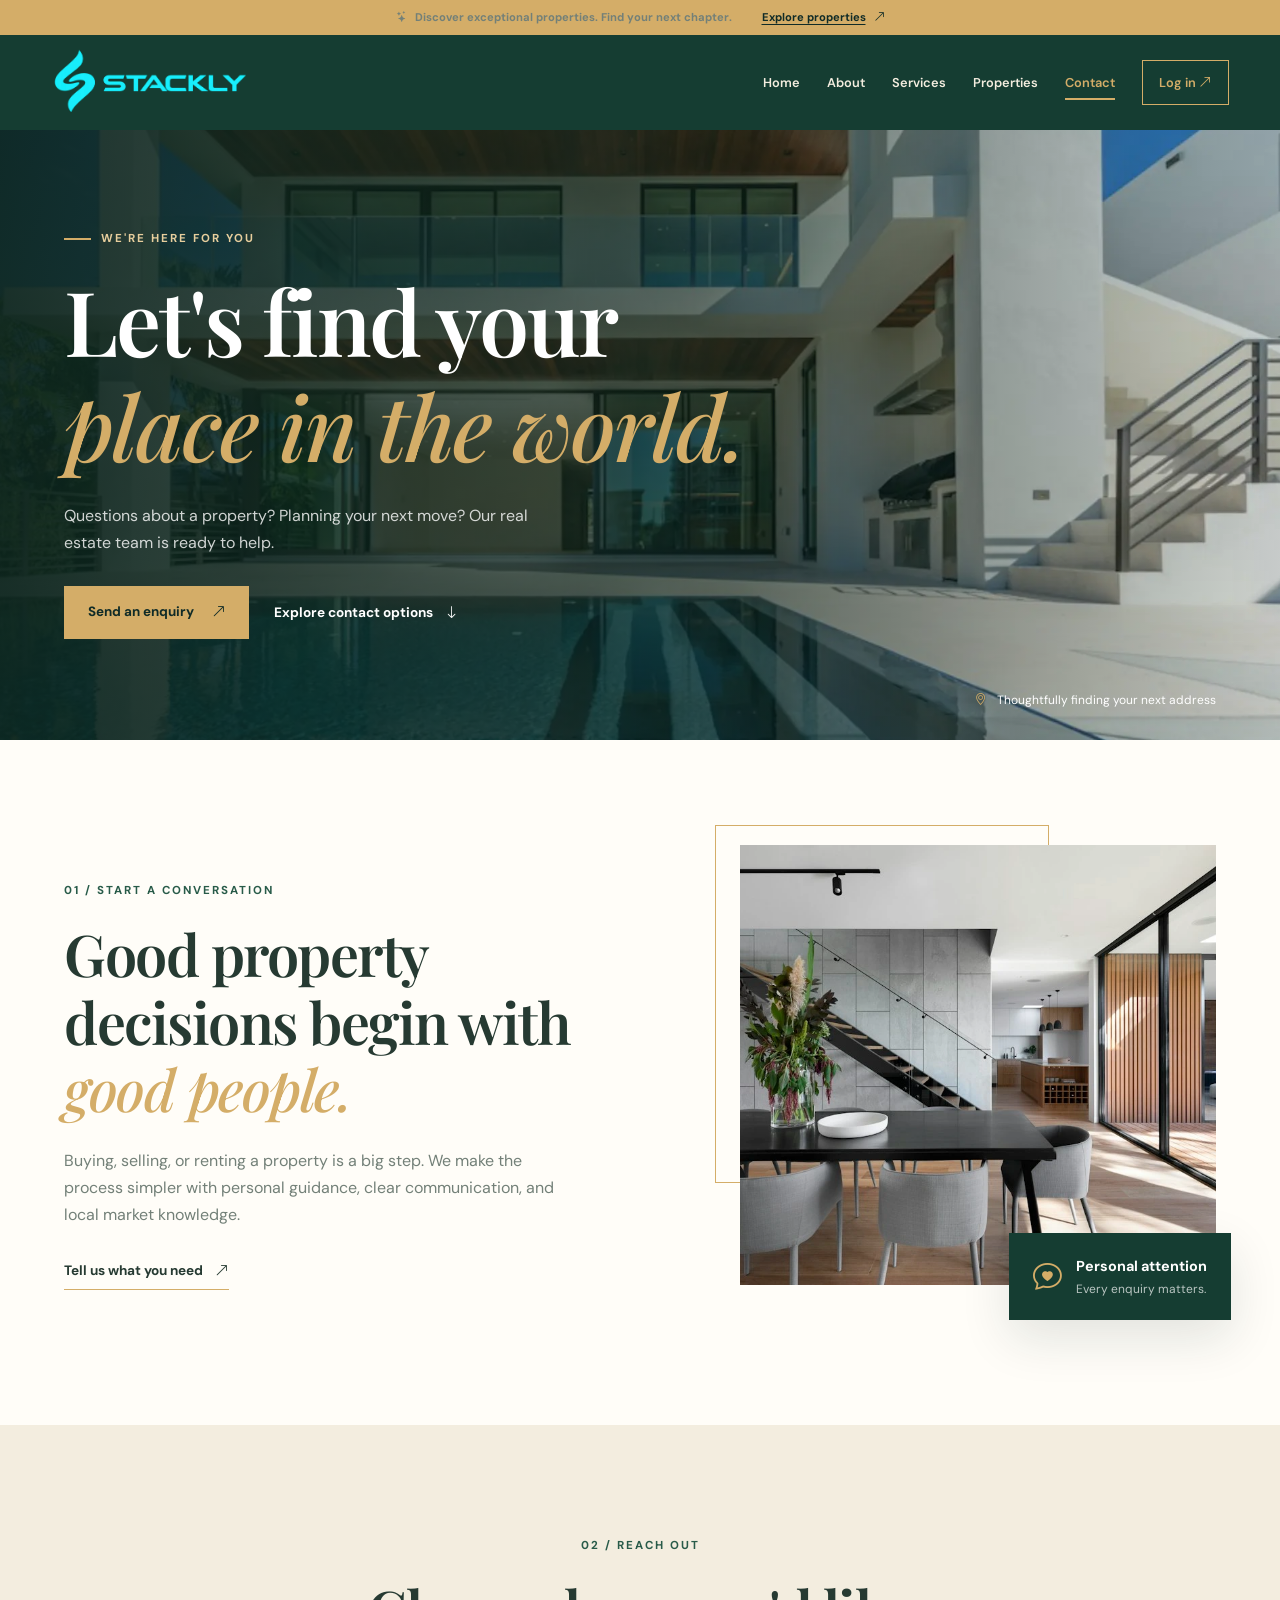
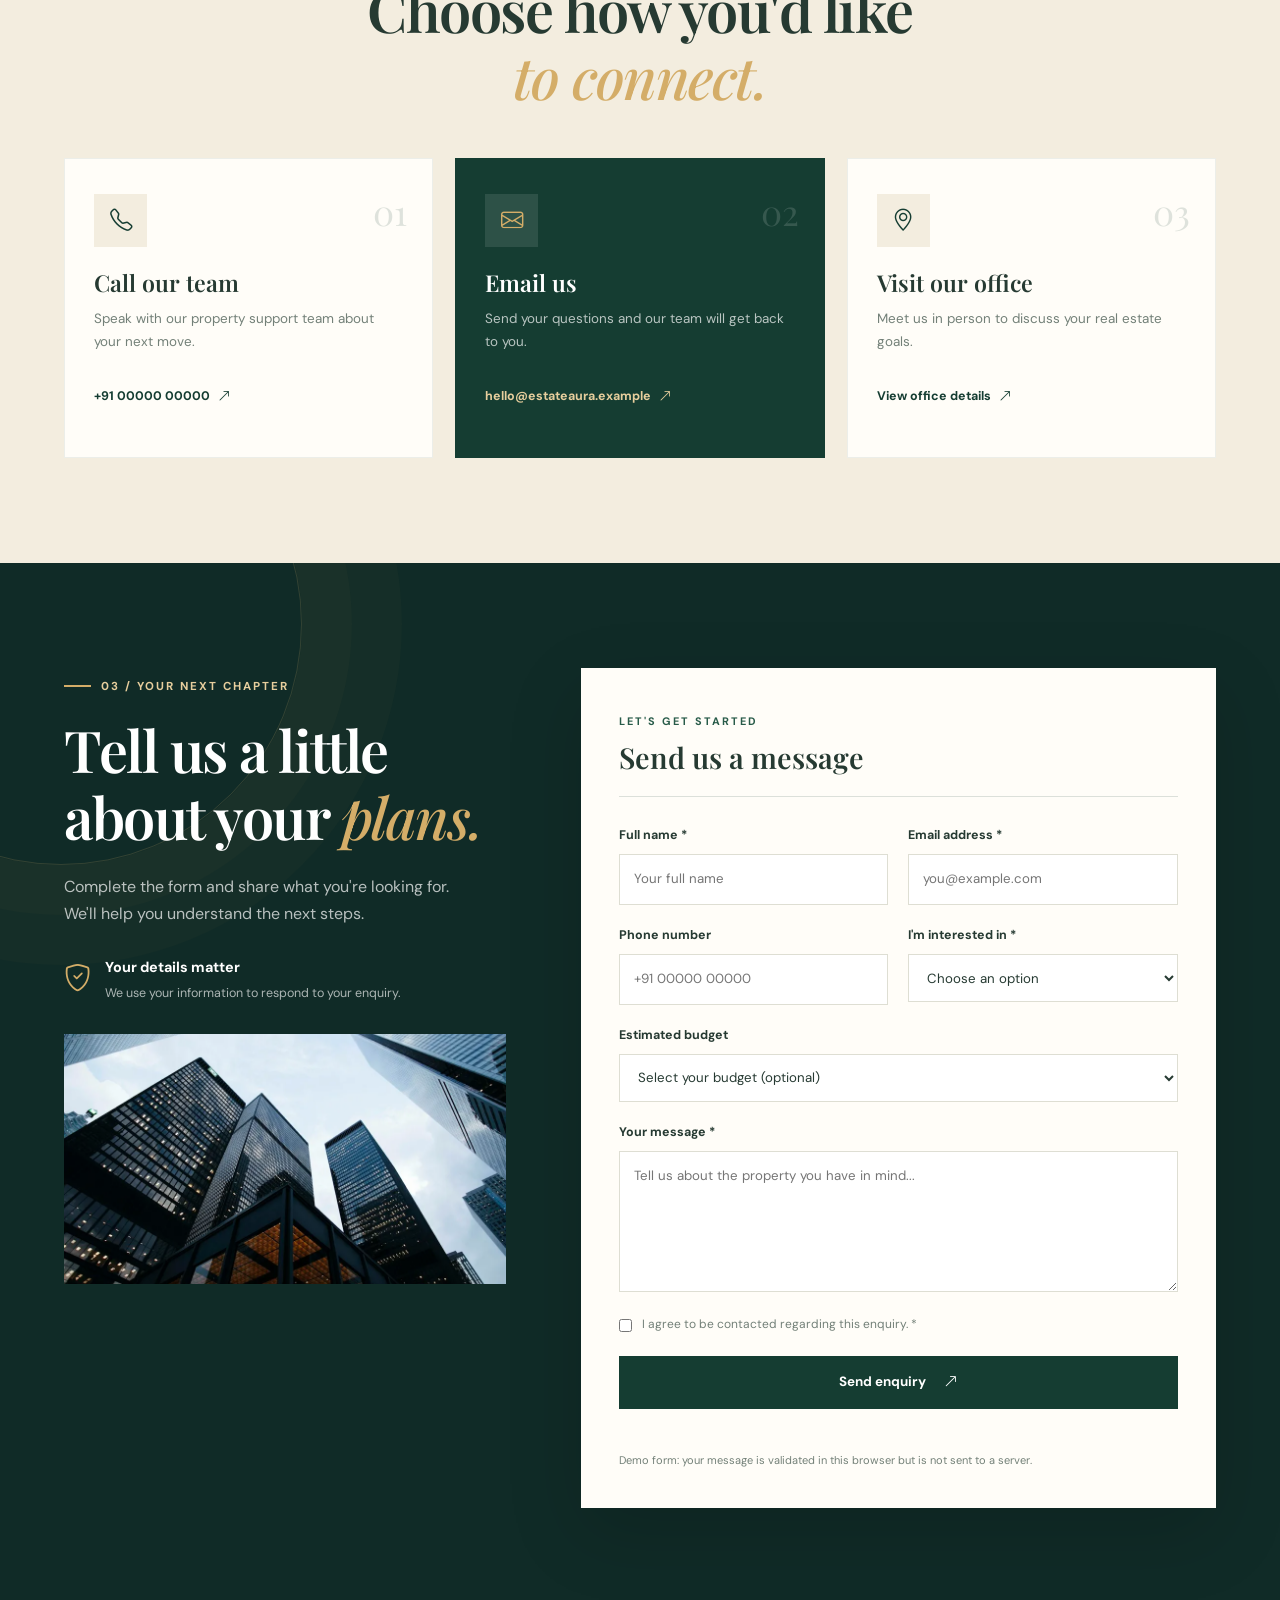
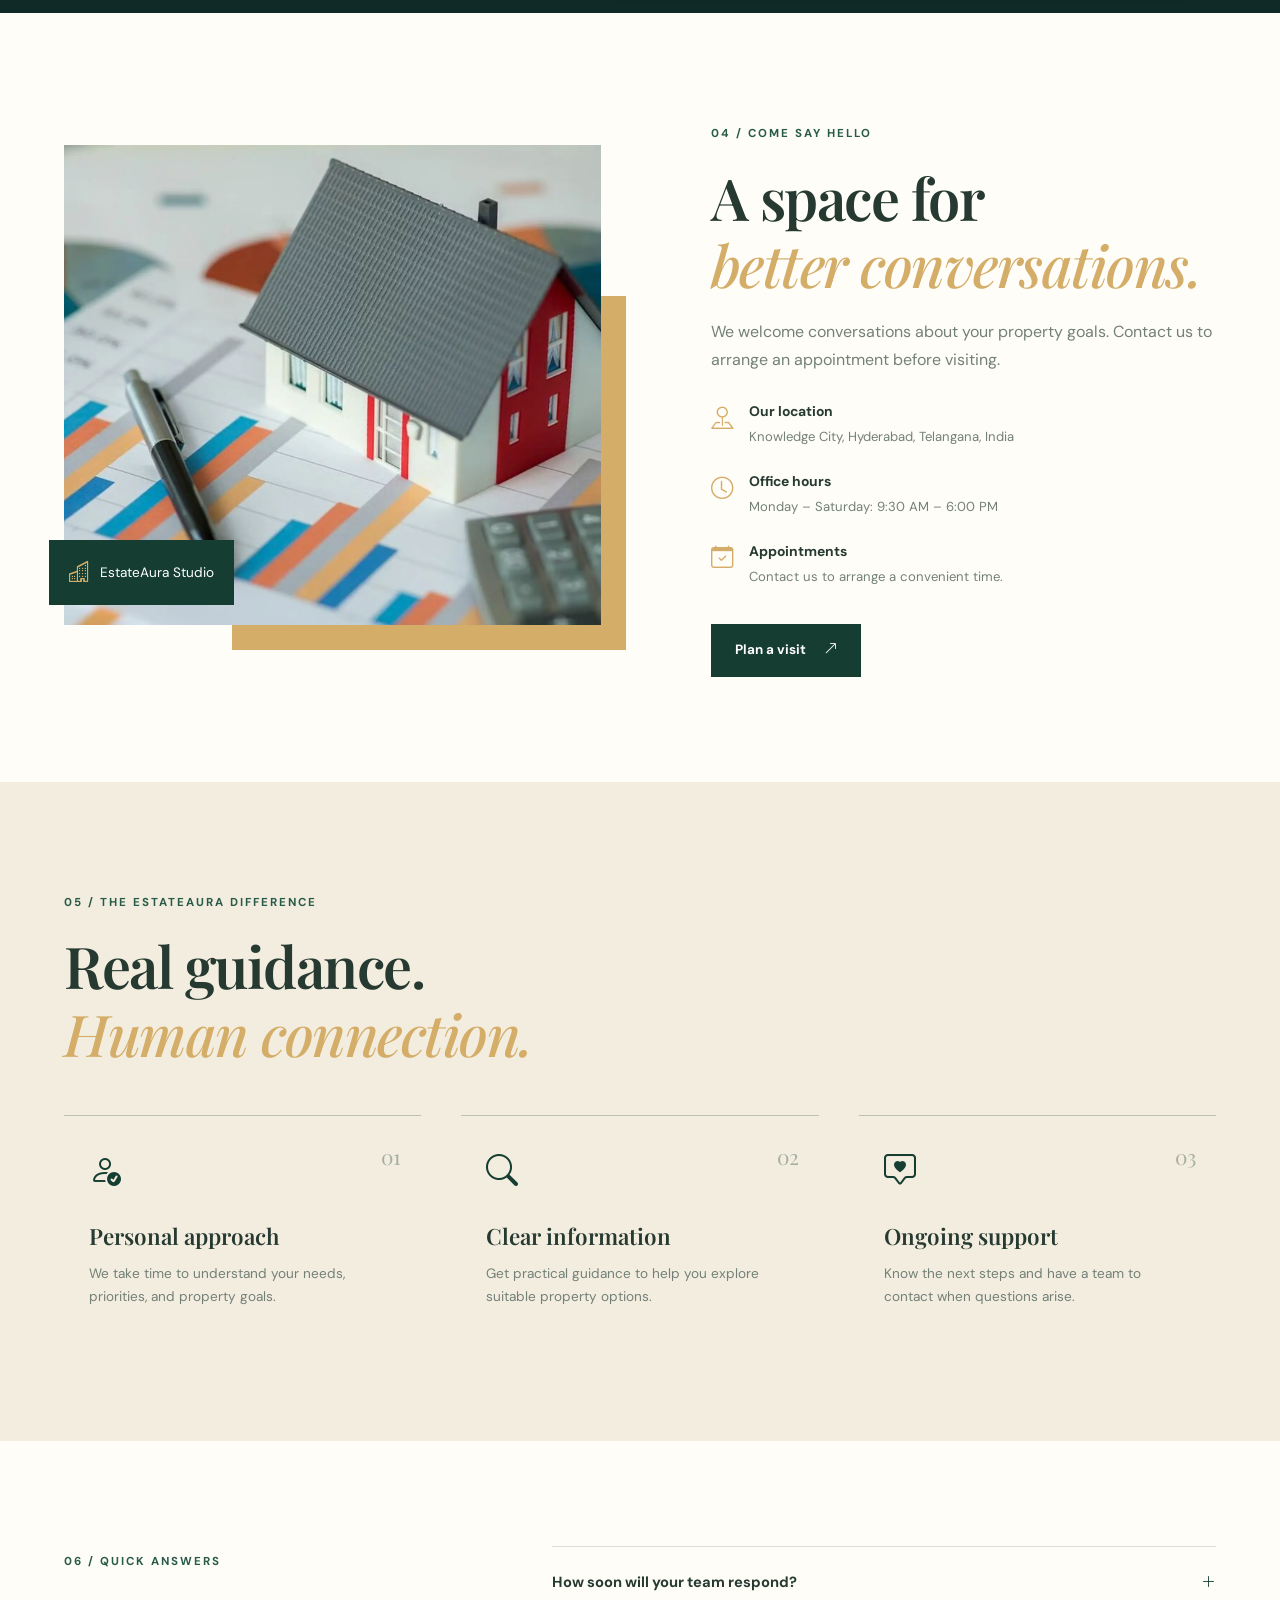
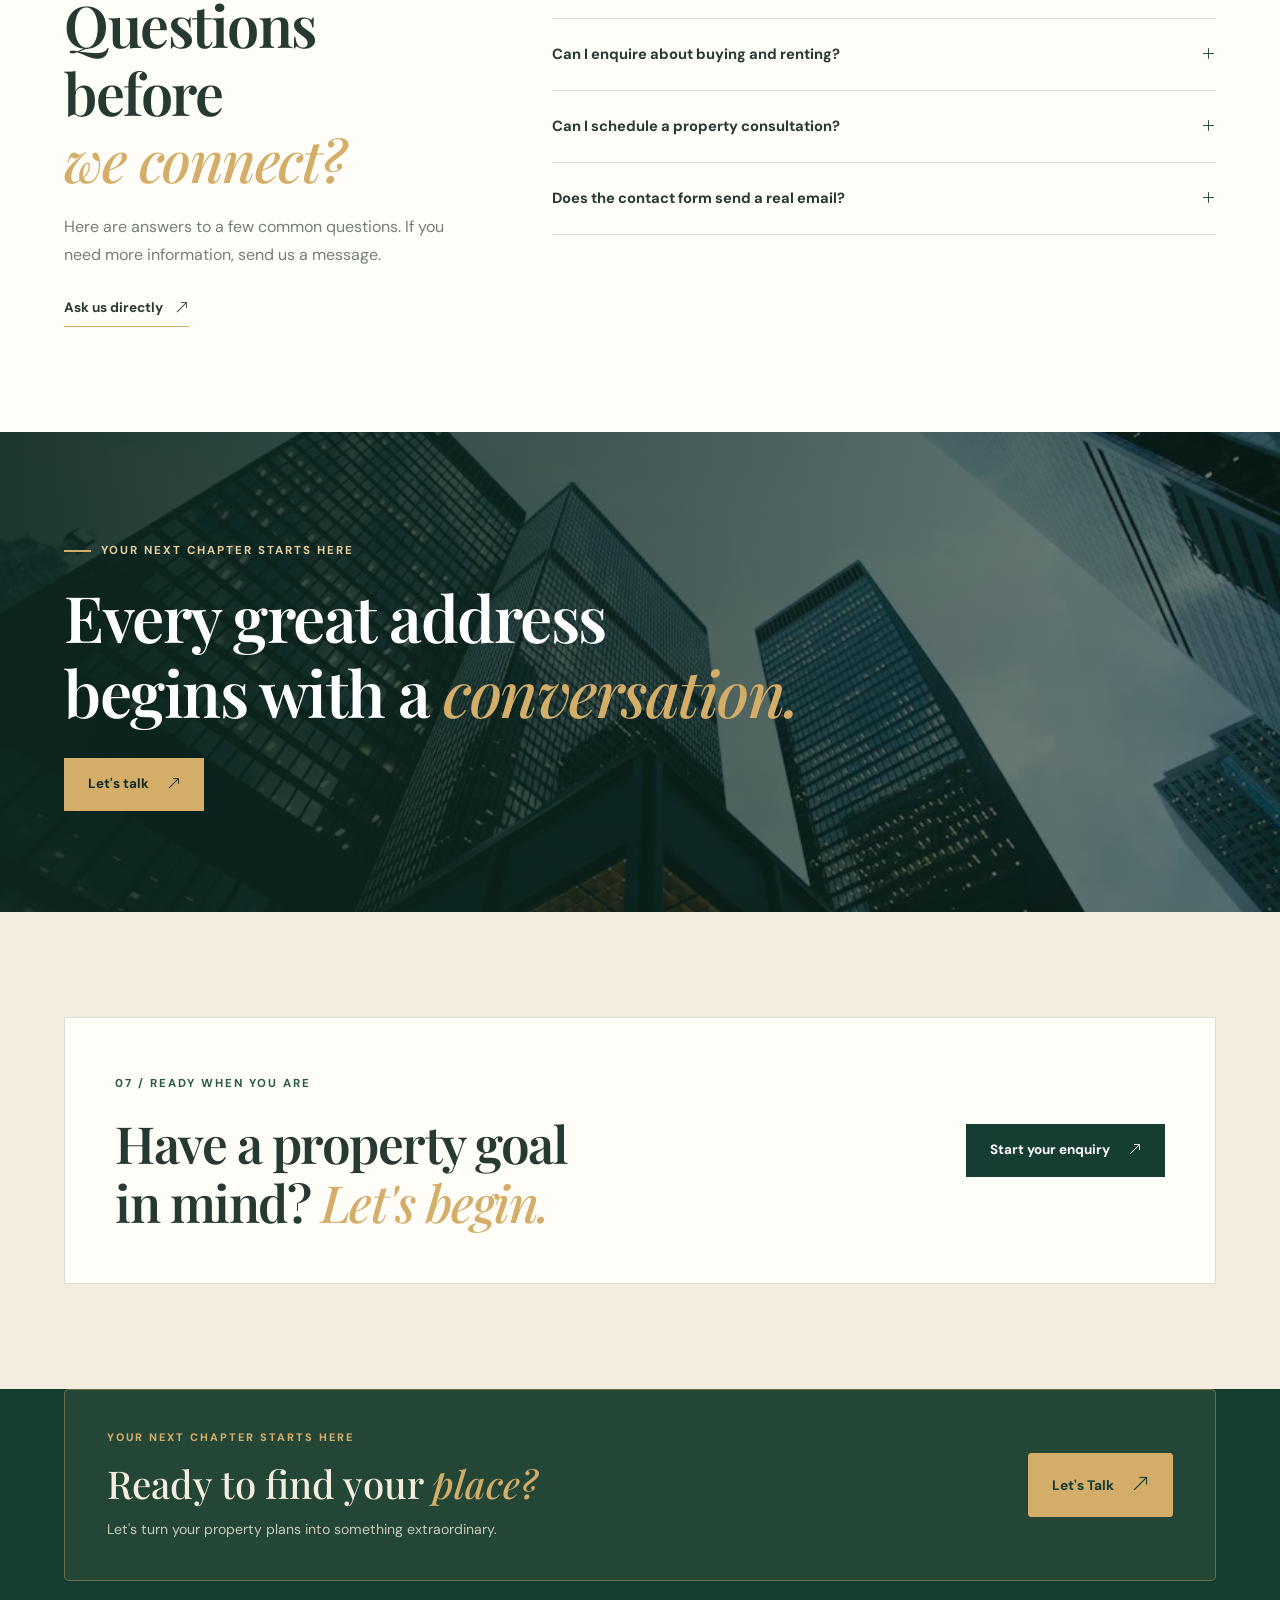
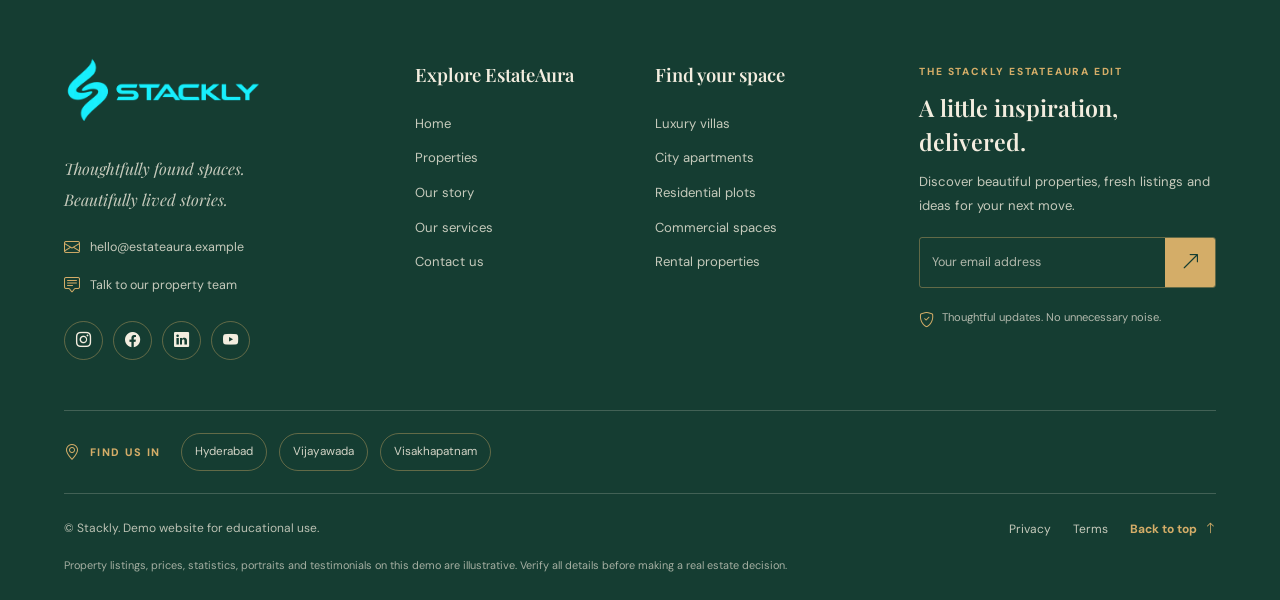
<file: contact.html>
<!DOCTYPE html>
<html lang="en">
<head>
  <meta charset="UTF-8">
  <meta name="viewport" content="width=device-width, initial-scale=1.0">
  <meta name="theme-color" content="#102b27">
  <meta name="description" content="Discover luxury homes, apartments, villas and investment properties with EstateAura.">
  <title>EstateAura | Find Your Dream Property</title>

  <!-- Google Fonts -->
  <link rel="preconnect" href="https://fonts.googleapis.com">
  <link rel="preconnect" href="https://fonts.gstatic.com" crossorigin>
  <link href="https://fonts.googleapis.com/css2?family=DM+Sans:wght@400;500;600;700;800&family=Playfair+Display:wght@400;500;600;700&display=swap" rel="stylesheet">

  <!-- Bootstrap Icons -->
  <link rel="stylesheet" href="https://cdn.jsdelivr.net/npm/bootstrap-icons@1.11.3/font/bootstrap-icons.min.css">

  <!-- AOS Animation Library -->
  <link href="https://unpkg.com/aos@2.3.4/dist/aos.css" rel="stylesheet">

  <link rel="stylesheet" href="css/contact.css">
</head>
<body>

  <!-- TOP ANNOUNCEMENT BAR -->
  <div class="announcement">
    <p><i class="bi bi-stars"></i> Discover exceptional properties. Find your next chapter.</p>
    <a href="404.html">Explore properties <i class="bi bi-arrow-up-right"></i></a>
  </div>

  <!-- HEADER -->
  <header class="header" id="header">
    <div class="nav-container">
  
<a href="index.html" class="logo">
  <img
    src="assets/image.webp"
    alt="EstateAura Logo"
    class="logo-image"
  >
</a>


      <button class="menu-toggle" id="menuToggle"
        aria-label="Toggle navigation" aria-expanded="false">
        <i class="bi bi-list"></i>
      </button>

      <nav class="main-nav" id="mainNav">
        <a href="index.html" class="nav-link ">Home</a>
        <a href="about.html" class="nav-link">About</a>
        <a href="services.html" class="nav-link">Services</a>
        <a href="blog.html" class="nav-link">Properties</a> 
         <a href="contact.html" class="nav-link active">Contact</a>
        <a href="login.html" class="nav-link nav-contact">Log in <i class="bi bi-arrow-up-right"></i></a>
      </nav>
    </div>
  </header>

  <main>
    <!-- 01. HERO BANNER -->
    <section class="contact-hero">
      <div class="hero-bg"></div>
      <div class="hero-overlay"></div>
      <div class="container hero-content" data-aos="fade-up">
        <span class="eyebrow light-eyebrow"><span></span> WE'RE HERE FOR YOU</span>
        <h1>Let's find your<br><em>place in the world.</em></h1>
        <p>Questions about a property? Planning your next move? Our real estate team is ready to help.</p>
        <div class="hero-actions">
          <a href="404.html" class="btn btn-gold">Send an enquiry <i class="bi bi-arrow-up-right"></i></a>
          <a href="404.html" class="text-link">Explore contact options <i class="bi bi-arrow-down"></i></a>
        </div>
      </div>
      <div class="hero-caption"><i class="bi bi-geo-alt"></i> Thoughtfully finding your next address</div>
    </section>

    <!-- 02. INTRODUCTION -->
    <section class="intro-section section-padding" id="contact-details">
      <div class="container intro-grid">
        <div class="intro-copy" data-aos="fade-right">
          <span class="eyebrow">01 / START A CONVERSATION</span>
          <h2>Good property decisions begin with <em>good people.</em></h2>
          <p>Buying, selling, or renting a property is a big step. We make the process simpler with personal guidance, clear communication, and local market knowledge.</p>
          <a href="404.html" class="underlined-link">Tell us what you need <i class="bi bi-arrow-up-right"></i></a>
        </div>
        <div class="intro-image-wrap" data-aos="fade-left">
          <img src="assets/image6.webp" alt="Modern luxury home exterior">
          <div class="image-note">
            <i class="bi bi-chat-heart"></i>
            <div><strong>Personal attention</strong><span>Every enquiry matters.</span></div>
          </div>
        </div>
      </div>
    </section>

    <!-- 03. CONTACT INFORMATION -->
    <section class="contact-info-section section-padding">
      <div class="container">
        <div class="section-heading centered" data-aos="fade-up">
          <span class="eyebrow">02 / REACH OUT</span>
          <h2>Choose how you'd like<br><em>to connect.</em></h2>
        </div>
        <div class="contact-card-grid">
          <article class="contact-card" data-aos="fade-up" data-aos-delay="0">
            <span class="contact-icon"><i class="bi bi-telephone"></i></span>
            <span class="card-number">01</span>
            <h3>Call our team</h3>
            <p>Speak with our property support team about your next move.</p>
            <a href="tel:+910000000000">+91 00000 00000 <i class="bi bi-arrow-up-right"></i></a>
          </article>
          <article class="contact-card featured-card" data-aos="fade-up" data-aos-delay="100">
            <span class="contact-icon"><i class="bi bi-envelope"></i></span>
            <span class="card-number">02</span>
            <h3>Email us</h3>
            <p>Send your questions and our team will get back to you.</p>
            <a href="mailto:hello@estateaura.example">hello@estateaura.example <i class="bi bi-arrow-up-right"></i></a>
          </article>
          <article class="contact-card" data-aos="fade-up" data-aos-delay="200">
            <span class="contact-icon"><i class="bi bi-geo-alt"></i></span>
            <span class="card-number">03</span>
            <h3>Visit our office</h3>
            <p>Meet us in person to discuss your real estate goals.</p>
            <a href="404.html">View office details <i class="bi bi-arrow-up-right"></i></a>
          </article>
        </div>
      </div>
    </section>

    <!-- 04. CONTACT FORM -->
    <section class="form-section section-padding" id="contactFormSection">
      <div class="container form-layout">
        <div class="form-copy" data-aos="fade-right">
          <span class="eyebrow light-eyebrow"><span></span> 03 / YOUR NEXT CHAPTER</span>
          <h2>Tell us a little<br>about your <em>plans.</em></h2>
          <p>Complete the form and share what you're looking for. We'll help you understand the next steps.</p>

          <div class="form-promise">
            <i class="bi bi-shield-check"></i>
            <div><strong>Your details matter</strong><span>We use your information to respond to your enquiry.</span></div>
          </div>

          <div class="form-image">
            <img src="assets/image7.webp" alt="Elegant contemporary living room">
          </div>
        </div>

        <form class="contact-form" id="contactForm" novalidate data-aos="fade-left">
          <div class="form-heading">
            <span>LET'S GET STARTED</span>
            <h3>Send us a message</h3>
          </div>

          <div class="input-grid">
            <div class="form-group">
              <label for="fullName">Full name *</label>
              <input type="text" id="fullName" name="fullName" placeholder="Your full name" required minlength="2">
            </div>
            <div class="form-group">
              <label for="email">Email address *</label>
              <input type="email" id="email" name="email" placeholder="you@example.com" required>
            </div>
            <div class="form-group">
              <label for="phone">Phone number</label>
              <input type="tel" id="phone" name="phone" placeholder="+91 00000 00000">
            </div>
            <div class="form-group">
              <label for="enquiryType">I'm interested in *</label>
              <select id="enquiryType" name="enquiryType" required>
                <option value="">Choose an option</option>
                <option value="buy">Buying a property</option>
                <option value="sell">Selling a property</option>
                <option value="rent">Renting a property</option>
                <option value="invest">Property investment</option>
                <option value="other">Other enquiry</option>
              </select>
            </div>
            <div class="form-group full-width">
              <label for="budget">Estimated budget</label>
              <select id="budget" name="budget">
                <option value="">Select your budget (optional)</option>
                <option>Under ₹25 lakh</option>
                <option>₹25 lakh – ₹50 lakh</option>
                <option>₹50 lakh – ₹1 crore</option>
                <option>₹1 crore – ₹2 crore</option>
                <option>Above ₹2 crore</option>
                <option>Not decided yet</option>
              </select>
            </div>
            <div class="form-group full-width">
              <label for="message">Your message *</label>
              <textarea id="message" name="message" rows="5" placeholder="Tell us about the property you have in mind..." required minlength="10"></textarea>
            </div>
          </div>

          <label class="consent-label">
            <input type="checkbox" id="consent" required>
            <span>I agree to be contacted regarding this enquiry. *</span>
          </label>

          <button type="submit" class="btn btn-green submit-btn">
            Send enquiry <i class="bi bi-arrow-up-right"></i>
          </button>
          <p class="form-status" id="formStatus" role="status" aria-live="polite"></p>
          <p class="form-disclaimer">Demo form: your message is validated in this browser but is not sent to a server.</p>
        </form>
      </div>
    </section>

    <!-- 05. OFFICE DETAILS -->
    <section class="office-section section-padding" id="office">
      <div class="container office-grid">
        <div class="office-image" data-aos="zoom-in">
          <img src="assets/image21.webp" alt="Bright modern office interior">
          <div class="office-image-tag"><i class="bi bi-buildings"></i> EstateAura Studio</div>
        </div>
        <div class="office-copy" data-aos="fade-left">
          <span class="eyebrow">04 / COME SAY HELLO</span>
          <h2>A space for<br><em>better conversations.</em></h2>
          <p>We welcome conversations about your property goals. Contact us to arrange an appointment before visiting.</p>
          <div class="office-detail"><i class="bi bi-pin-map"></i><div><strong>Our location</strong><span>Knowledge City, Hyderabad, Telangana, India</span></div></div>
          <div class="office-detail"><i class="bi bi-clock"></i><div><strong>Office hours</strong><span>Monday – Saturday: 9:30 AM – 6:00 PM</span></div></div>
          <div class="office-detail"><i class="bi bi-calendar-check"></i><div><strong>Appointments</strong><span>Contact us to arrange a convenient time.</span></div></div>
          <a class="btn btn-green" href="mailto:hello@estateaura.example">Plan a visit <i class="bi bi-arrow-up-right"></i></a>
        </div>
      </div>
    </section>

    <!-- 06. WHY CONTACT US -->
    <section class="reasons-section section-padding">
      <div class="container">
        <div class="section-heading" data-aos="fade-up">
          <span class="eyebrow">05 / THE ESTATEAURA DIFFERENCE</span>
          <h2>Real guidance.<br><em>Human connection.</em></h2>
        </div>
        <div class="reasons-grid">
          <article class="reason-item" data-aos="fade-up">
            <span>01</span><i class="bi bi-person-check"></i>
            <h3>Personal approach</h3>
            <p>We take time to understand your needs, priorities, and property goals.</p>
          </article>
          <article class="reason-item" data-aos="fade-up" data-aos-delay="100">
            <span>02</span><i class="bi bi-search"></i>
            <h3>Clear information</h3>
            <p>Get practical guidance to help you explore suitable property options.</p>
          </article>
          <article class="reason-item" data-aos="fade-up" data-aos-delay="200">
            <span>03</span><i class="bi bi-chat-square-heart"></i>
            <h3>Ongoing support</h3>
            <p>Know the next steps and have a team to contact when questions arise.</p>
          </article>
        </div>
      </div>
    </section>

    <!-- 07. FAQ -->
    <section class="faq-section section-padding" id="faq">
      <div class="container faq-layout">
        <div class="faq-intro" data-aos="fade-right">
          <span class="eyebrow">06 / QUICK ANSWERS</span>
          <h2>Questions before<br><em>we connect?</em></h2>
          <p>Here are answers to a few common questions. If you need more information, send us a message.</p>
          <a href="404.html" class="underlined-link">Ask us directly <i class="bi bi-arrow-up-right"></i></a>
        </div>

        <div class="faq-list" data-aos="fade-left">
          <details class="faq-item">
            <summary>How soon will your team respond?<i class="bi bi-plus-lg"></i></summary>
            <p>Response times depend on availability. Submit your enquiry with accurate contact details so the team can follow up.</p>
          </details>
          <details class="faq-item">
            <summary>Can I enquire about buying and renting?<i class="bi bi-plus-lg"></i></summary>
            <p>Yes. Choose the option that best matches your current need and explain any additional requirements in your message.</p>
          </details>
          <details class="faq-item">
            <summary>Can I schedule a property consultation?<i class="bi bi-plus-lg"></i></summary>
            <p>Yes. Mention that you would like a consultation and include your preferred day and time in your enquiry.</p>
          </details>
          <details class="faq-item">
            <summary>Does the contact form send a real email?<i class="bi bi-plus-lg"></i></summary>
            <p>This website demo validates the form in your browser only. A backend or form service must be connected to deliver messages.</p>
          </details>
        </div>
      </div>
    </section>

    <!-- 08. IMAGE BANNER -->
    <section class="quote-banner">
      <div class="quote-image"></div>
      <div class="quote-overlay"></div>
      <div class="container quote-content" data-aos="fade-up">
        <span class="eyebrow light-eyebrow"><span></span> YOUR NEXT CHAPTER STARTS HERE</span>
        <h2>Every great address<br>begins with a <em>conversation.</em></h2>
        <a href="404.html" class="btn btn-gold">Let's talk <i class="bi bi-arrow-up-right"></i></a>
      </div>
    </section>

    <!-- 09. FINAL CTA -->
    <section class="final-cta section-padding">
      <div class="container final-cta-inner" data-aos="zoom-in">
        <div>
          <span class="eyebrow">07 / READY WHEN YOU ARE</span>
          <h2>Have a property goal<br>in mind? <em>Let's begin.</em></h2>
        </div>
        <a href="404.html" class="btn btn-green">Start your enquiry <i class="bi bi-arrow-up-right"></i></a>
      </div>
    </section>
  </main>

<!-- ESTATEAURA PREMIUM FOOTER -->
<footer class="footer" id="footer">

  <!-- TOP CTA BANNER -->
  <div class="footer-cta container" data-aos="fade-up">
    <div class="footer-cta-content">
      <span class="footer-eyebrow">YOUR NEXT CHAPTER STARTS HERE</span>
      <h2>Ready to find your <span>place?</span></h2>
      <p>Let's turn your property plans into something extraordinary.</p>
    </div>

    <a href="404.html" class="footer-cta-button">
      Let's Talk
      <i class="bi bi-arrow-up-right"></i>
    </a>
  </div>

  <!-- MAIN FOOTER -->
  <div class="container">

    <div class="footer-main">

      <!-- BRAND -->
      <div class="footer-brand">

        <a href="index.html" class="footer-logo">
          <img
            src="assets/image.webp"
            alt="EstateAura Logo"
            class="logo-image"
          >
         
        </a>

        <p class="footer-brand-description">
          Thoughtfully found spaces.<br>
          Beautifully lived stories.
        </p>

        <div class="footer-contact-mini">
          <a href="mailto:hello@estateaura.example">
            <i class="bi bi-envelope"></i>
            hello@estateaura.example
          </a>

          <a href="contact.html">
            <i class="bi bi-chat-square-text"></i>
            Talk to our property team
          </a>
        </div>

        <div class="social-links">
          <a href="404.html" aria-label="Instagram">
            <i class="bi bi-instagram"></i>
          </a>
          <a href="404.html" aria-label="Facebook">
            <i class="bi bi-facebook"></i>
          </a>
          <a href="404.html" aria-label="LinkedIn">
            <i class="bi bi-linkedin"></i>
          </a>
          <a href="404.html" aria-label="YouTube">
            <i class="bi bi-youtube"></i>
          </a>
        </div>

      </div>

      <!-- EXPLORE -->
      <div class="footer-links">
        <h4>Explore EstateAura</h4>
        <a href="index.html">Home</a>
        <a href="blog.html">Properties</a>
        <a href="about.html">Our story</a>
        <a href="services.html">Our services</a>
        <a href="contact.html">Contact us</a>
      </div>

      <!-- PROPERTY TYPES -->
      <div class="footer-links">
        <h4>Find your space</h4>
        <a href="404.html">Luxury villas</a>
        <a href="404.html">City apartments</a>
        <a href="404.html">Residential plots</a>
        <a href="404.html">Commercial spaces</a>
        <a href="404.html">Rental properties</a>
      </div>

      <!-- NEWSLETTER -->
      <div class="footer-newsletter">

        <span class="footer-newsletter-label">
          THE STACKLY ESTATEAURA EDIT
        </span>

        <h4>A little inspiration, delivered.</h4>

        <p>
          Discover beautiful properties, fresh listings and ideas
          for your next move.
        </p>

        <form id="newsletterForm" class="newsletter-form">
          <label for="newsletterEmail" class="visually-hidden">
            Your email address+
          </label>

          <input
            type="email"
            id="newsletterEmail"
            name="email"
            placeholder="Your email address"
            aria-label="Your email address"
            required
          >

          <button type="submit" aria-label="Subscribe">
            <i class="bi bi-arrow-up-right"></i>
          </button>
        </form>

        <p
          id="newsletterMessage"
          class="newsletter-message"
          role="status"
          aria-live="polite"
        ></p>

        <div class="newsletter-note">
          <i class="bi bi-shield-check"></i>
          Thoughtful updates. No unnecessary noise.
        </div>

      </div>

    </div>

    <!-- SERVICE LOCATIONS -->
    <div class="footer-locations">
      <span class="footer-location-title">
        <i class="bi bi-geo-alt"></i>
        FIND US IN
      </span>

      <span class="location-tag">Hyderabad</span>
      <span class="location-tag">Vijayawada</span>
      <span class="location-tag">Visakhapatnam</span>
    </div>

    <!-- BOTTOM FOOTER -->
    <div class="footer-bottom">

      <p>
        © <span id="currentYear"></span> Stackly.
        Demo website for educational use.
      </p>

      <div class="footer-bottom-links">
        <a href="404.html">Privacy</a>
        <a href="404.html">Terms</a>
        <a href="contact.html" class="back-to-top">
          Back to top <i class="bi bi-arrow-up"></i>
        </a>
      </div>

    </div>

    <p class="disclaimer">
      Property listings, prices, statistics, portraits and testimonials
      on this demo are illustrative. Verify all details before making
      a real estate decision.
    </p>

  </div>
</footer>


  <script src="https://unpkg.com/aos@2.3.4/dist/aos.js"></script>
  <script src="js/contact.js"></script>
</body>
</html>
</file>
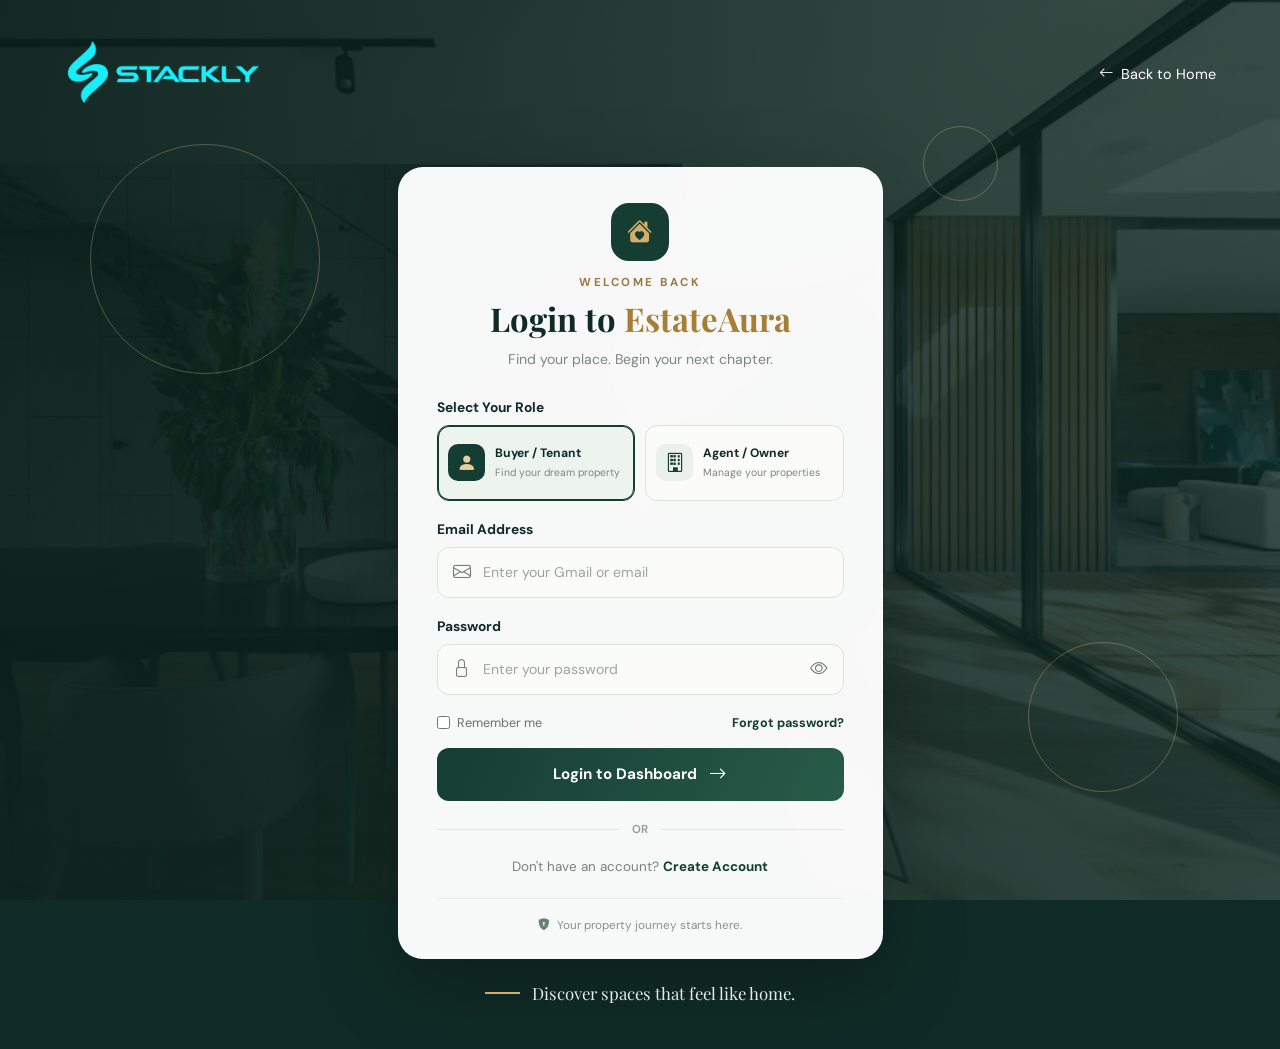
<file: login.html>
<!DOCTYPE html>
<html lang="en">
<head>
  <meta charset="UTF-8">
  <meta name="viewport" content="width=device-width, initial-scale=1.0">
  <title>Login | EstateAura</title>

  <link rel="preconnect" href="https://fonts.googleapis.com">
  <link href="https://fonts.googleapis.com/css2?family=DM+Sans:wght@400;500;600;700&family=Playfair+Display:wght@500;600;700&display=swap" rel="stylesheet">

  <link rel="stylesheet" href="https://cdn.jsdelivr.net/npm/bootstrap-icons@1.11.3/font/bootstrap-icons.min.css">
  <link rel="stylesheet" href="https://unpkg.com/aos@2.3.1/dist/aos.css">
  <link rel="stylesheet" href="css/login.css">
</head>
<body>

  <!-- Animated Background -->
  <div class="background">
    <div class="bg-overlay"></div>
    <span class="floating-shape shape-one"></span>
    <span class="floating-shape shape-two"></span>
    <span class="floating-shape shape-three"></span>
  </div>

  <!-- Header -->
  <header class="top-header">
   <a href="index.html" class="logo">
  <img
    src="assets/image.webp"
    alt="EstateAura Logo"
    class="logo-image"
  >
</a>

    <a href="index.html" class="home-link">
      <i class="bi bi-arrow-left"></i> Back to Home
    </a>
  </header>

  <!-- Login Section -->
  <main class="login-section">
    <div class="login-card" data-aos="zoom-in" data-aos-duration="900">

      <div class="card-heading">
        <div class="heading-icon">
          <i class="bi bi-house-heart-fill"></i>
        </div>
        <p class="eyebrow">WELCOME BACK</p>
        <h1>Login to <span>EstateAura</span></h1>
        <p class="subtitle">Find your place. Begin your next chapter.</p>
      </div>

      <form id="loginForm" novalidate>

        <!-- Role Selection -->
        <div class="form-group">
          <label class="field-label">Select Your Role</label>

          <div class="role-options">
            <label class="role-option">
              <input type="radio" name="role" value="buyer" checked>
              <span class="role-content">
                <i class="bi bi-person-fill"></i>
                <span>
                  <strong>Buyer / Tenant</strong>
                  <small>Find your dream property</small>
                </span>
              </span>
            </label>

            <label class="role-option">
              <input type="radio" name="role" value="agent">
              <span class="role-content">
                <i class="bi bi-building"></i>
                <span>
                  <strong>Agent / Owner</strong>
                  <small>Manage your properties</small>
                </span>
              </span>
            </label>
          </div>
        </div>

        <!-- Email -->
        <div class="form-group">
          <label for="email" class="field-label">Email Address</label>
          <div class="input-wrap">
            <i class="bi bi-envelope"></i>
            <input
              type="email"
              id="email"
              name="email"
              placeholder="Enter your Gmail or email"
              autocomplete="email"
              required
            >
          </div>
          <small class="field-error" id="emailError"></small>
        </div>

        <!-- Password -->
        <div class="form-group">
          <label for="password" class="field-label">Password</label>
          <div class="input-wrap">
            <i class="bi bi-lock"></i>
            <input
              type="password"
              id="password"
              name="password"
              placeholder="Enter your password"
              autocomplete="current-password"
              required
            >
            <button type="button" class="password-toggle" id="togglePassword" aria-label="Show password">
              <i class="bi bi-eye"></i>
            </button>
          </div>
          <small class="field-error" id="passwordError"></small>
        </div>

        <div class="form-extra">
          <label class="remember-option">
            <input type="checkbox" id="rememberMe">
            <span>Remember me</span>
          </label>
          <a href="404.html" class="forgot-link">Forgot password?</a>
        </div>

        <p class="form-message" id="formMessage" role="alert"></p>

        <button type="submit" class="login-button" id="loginButton">
          <span>Login to Dashboard</span>
          <i class="bi bi-arrow-right"></i>
        </button>

        <div class="divider"><span>OR</span></div>

        <p class="signup-text">
          Don't have an account?
          <a href="signup.html">Create Account</a>
        </p>

      </form>

      <p class="security-note">
        <i class="bi bi-shield-lock-fill"></i>
        Your property journey starts here.
      </p>

    </div>

    <div class="side-caption" data-aos="fade-up" data-aos-delay="300">
      <span class="caption-line"></span>
      <p>Discover spaces that feel like home.</p>
    </div>
  </main>

  <script src="https://unpkg.com/aos@2.3.1/dist/aos.js"></script>
  <script src="js/login.js"></script>
</body>
</html>
</file>
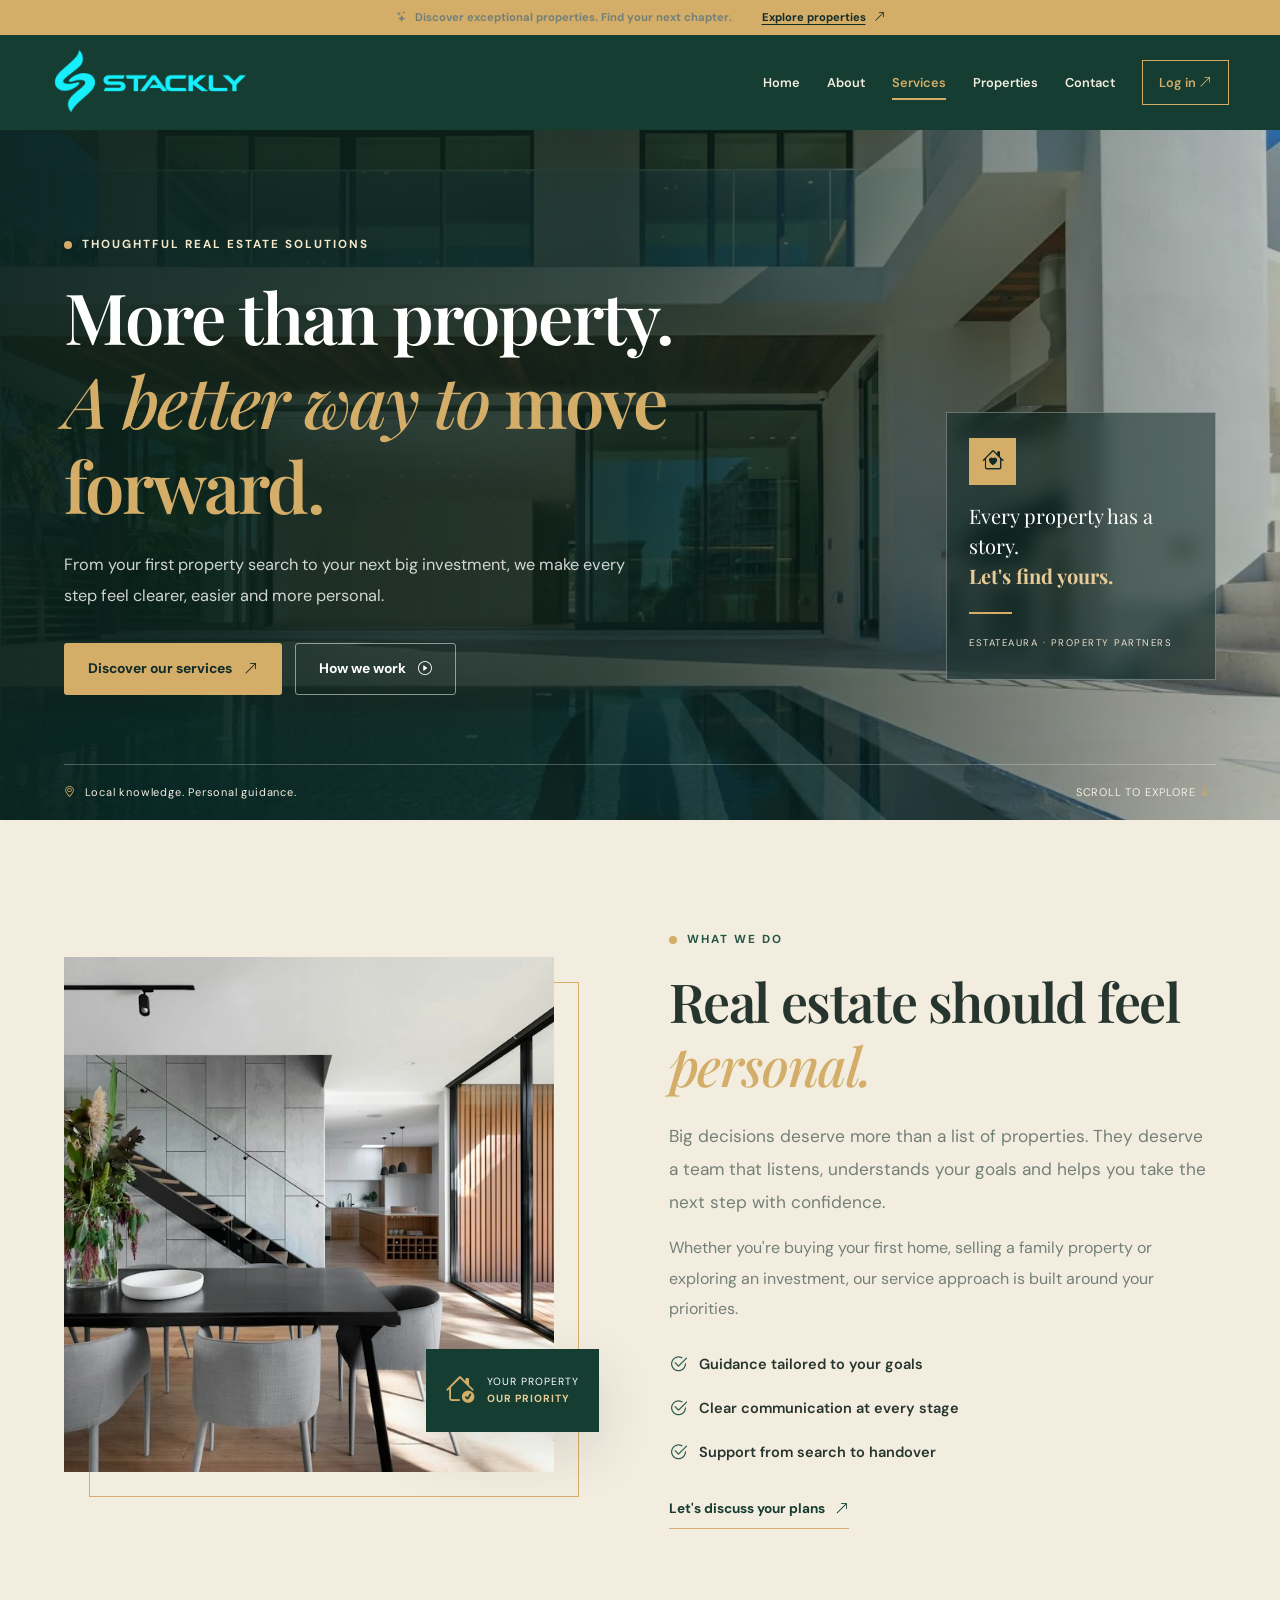
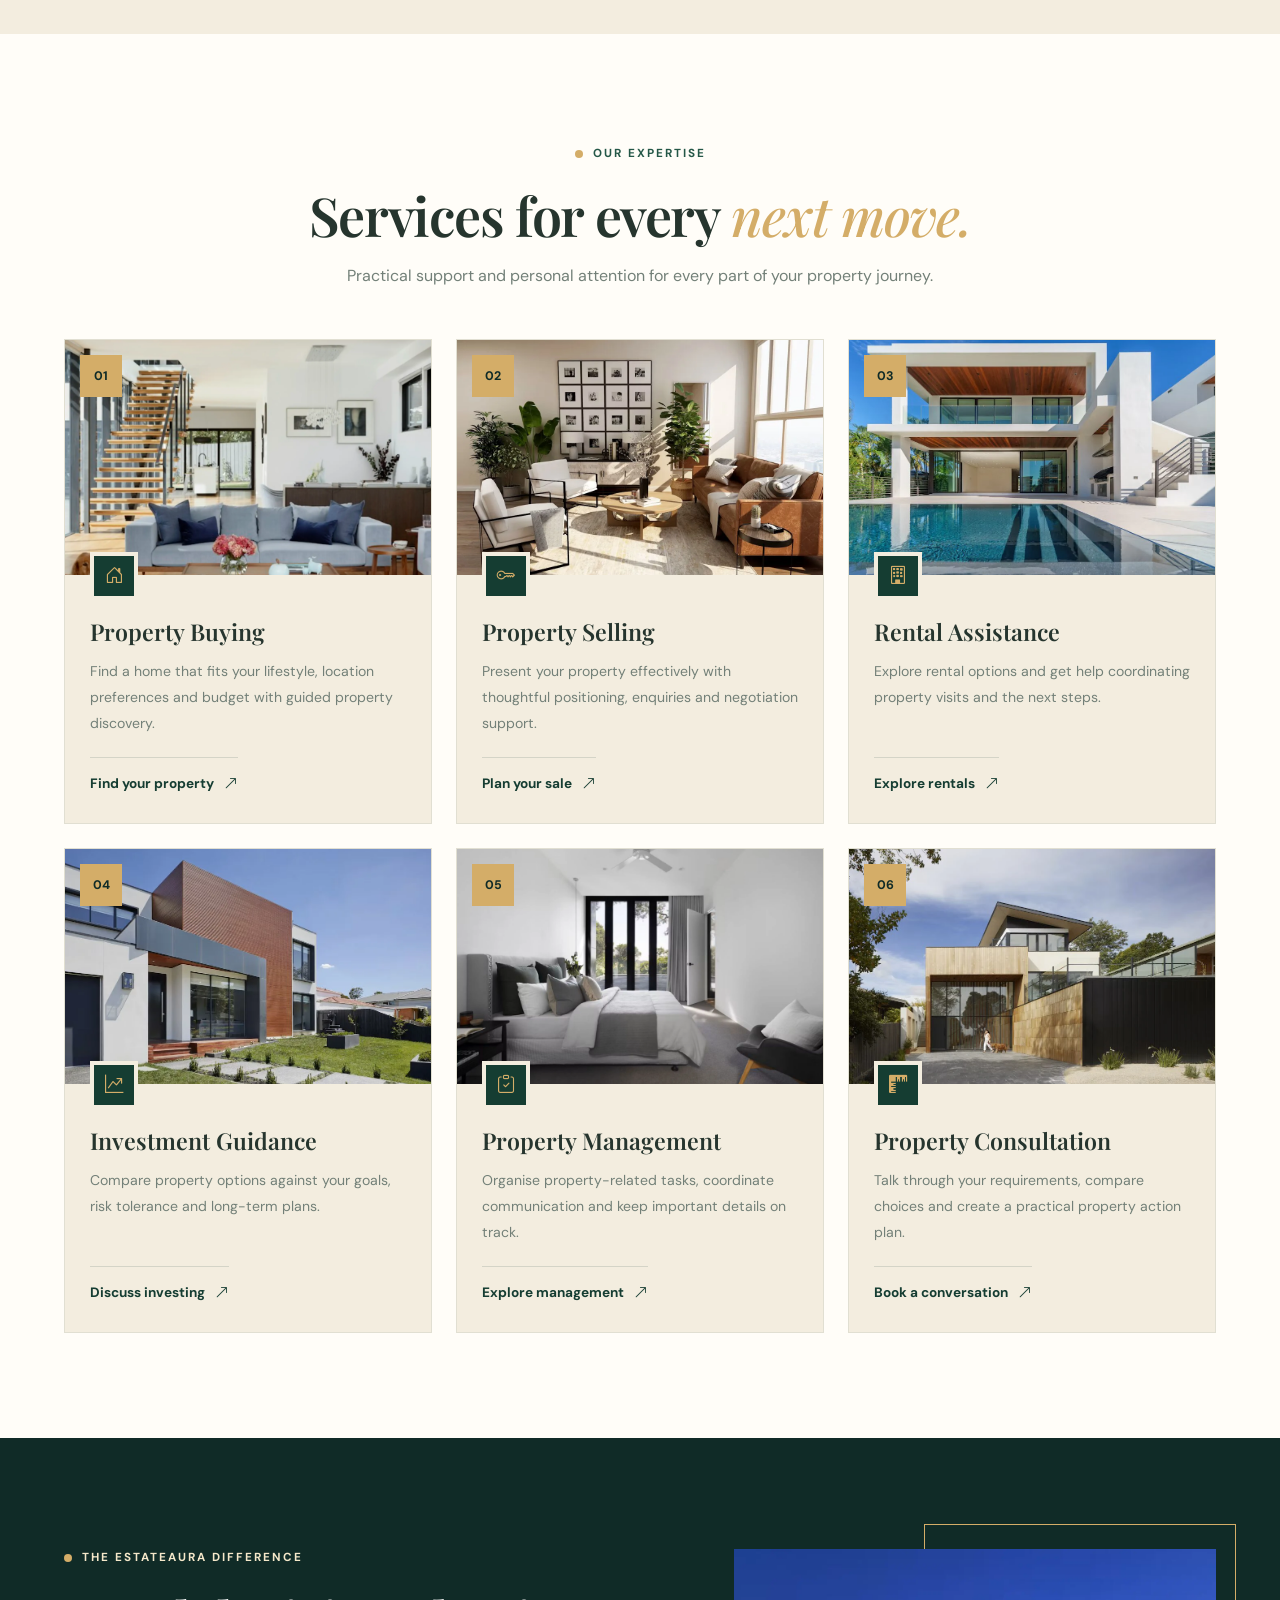
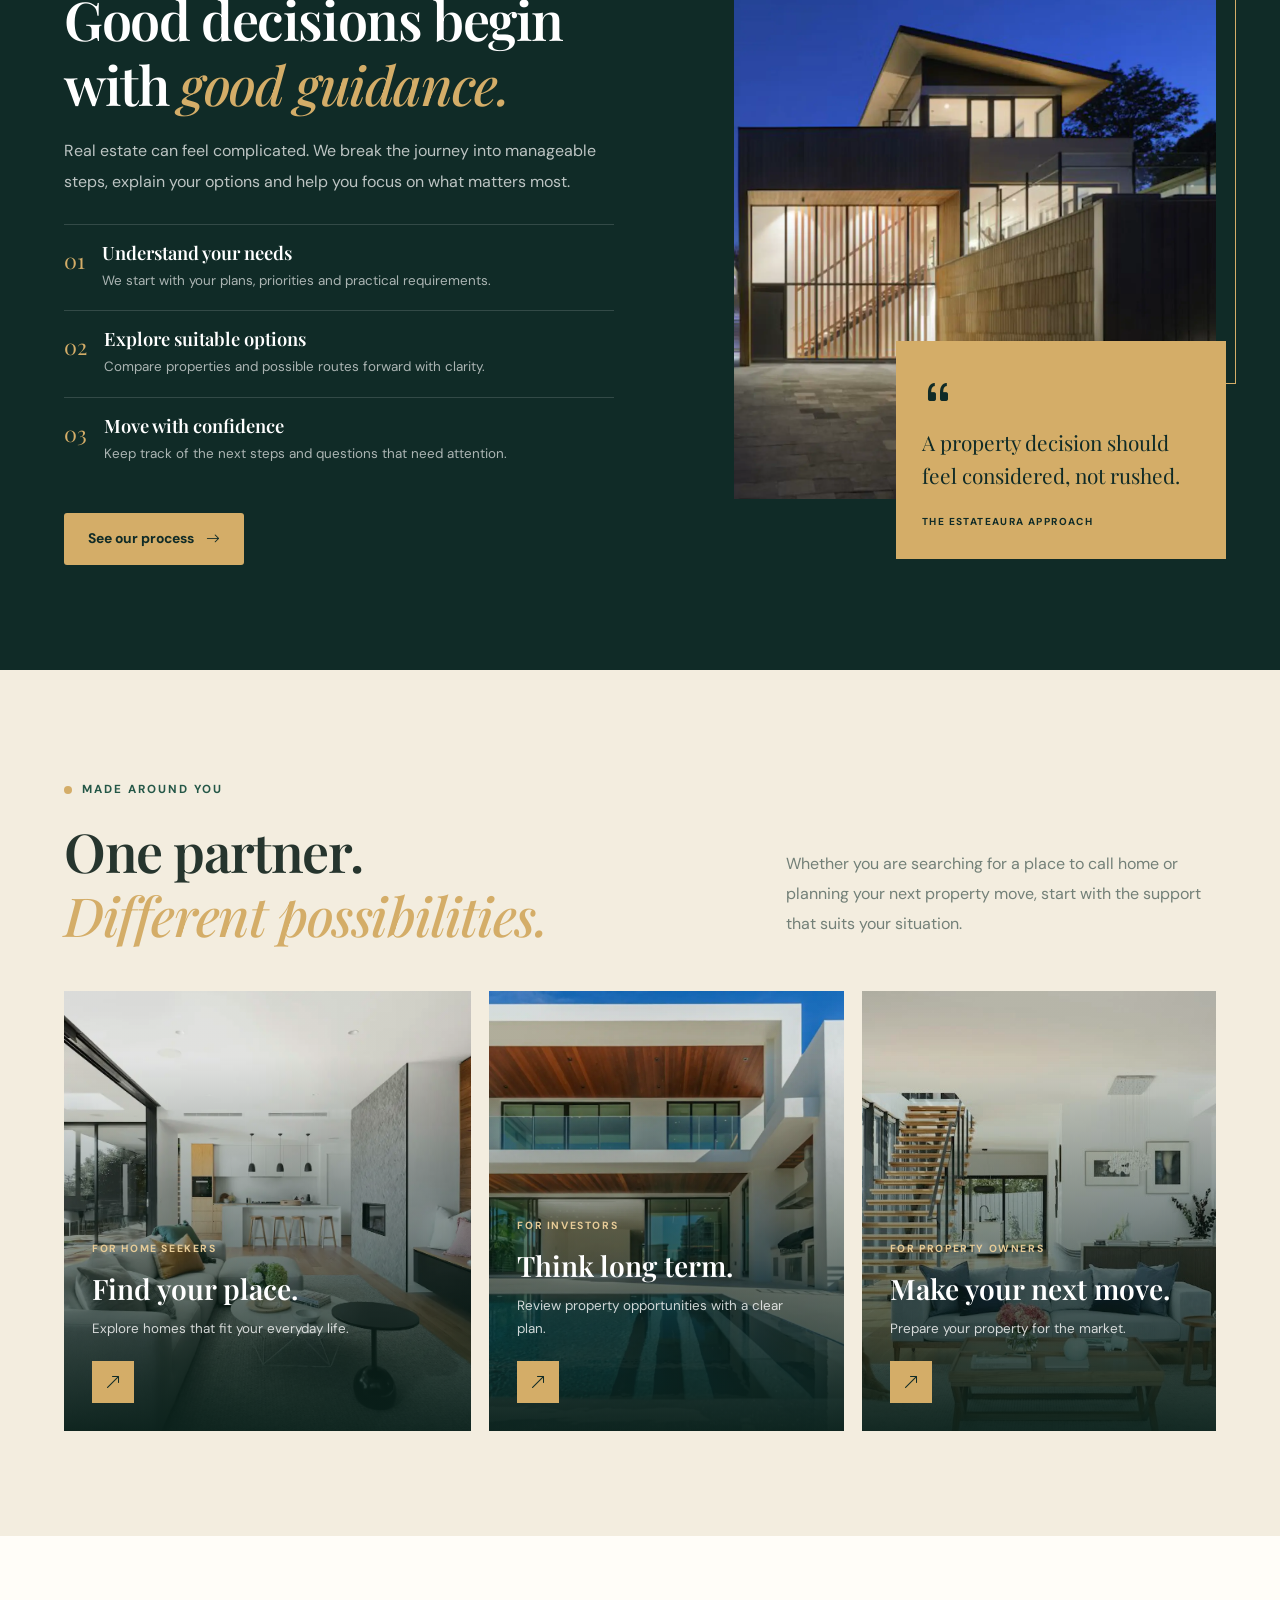
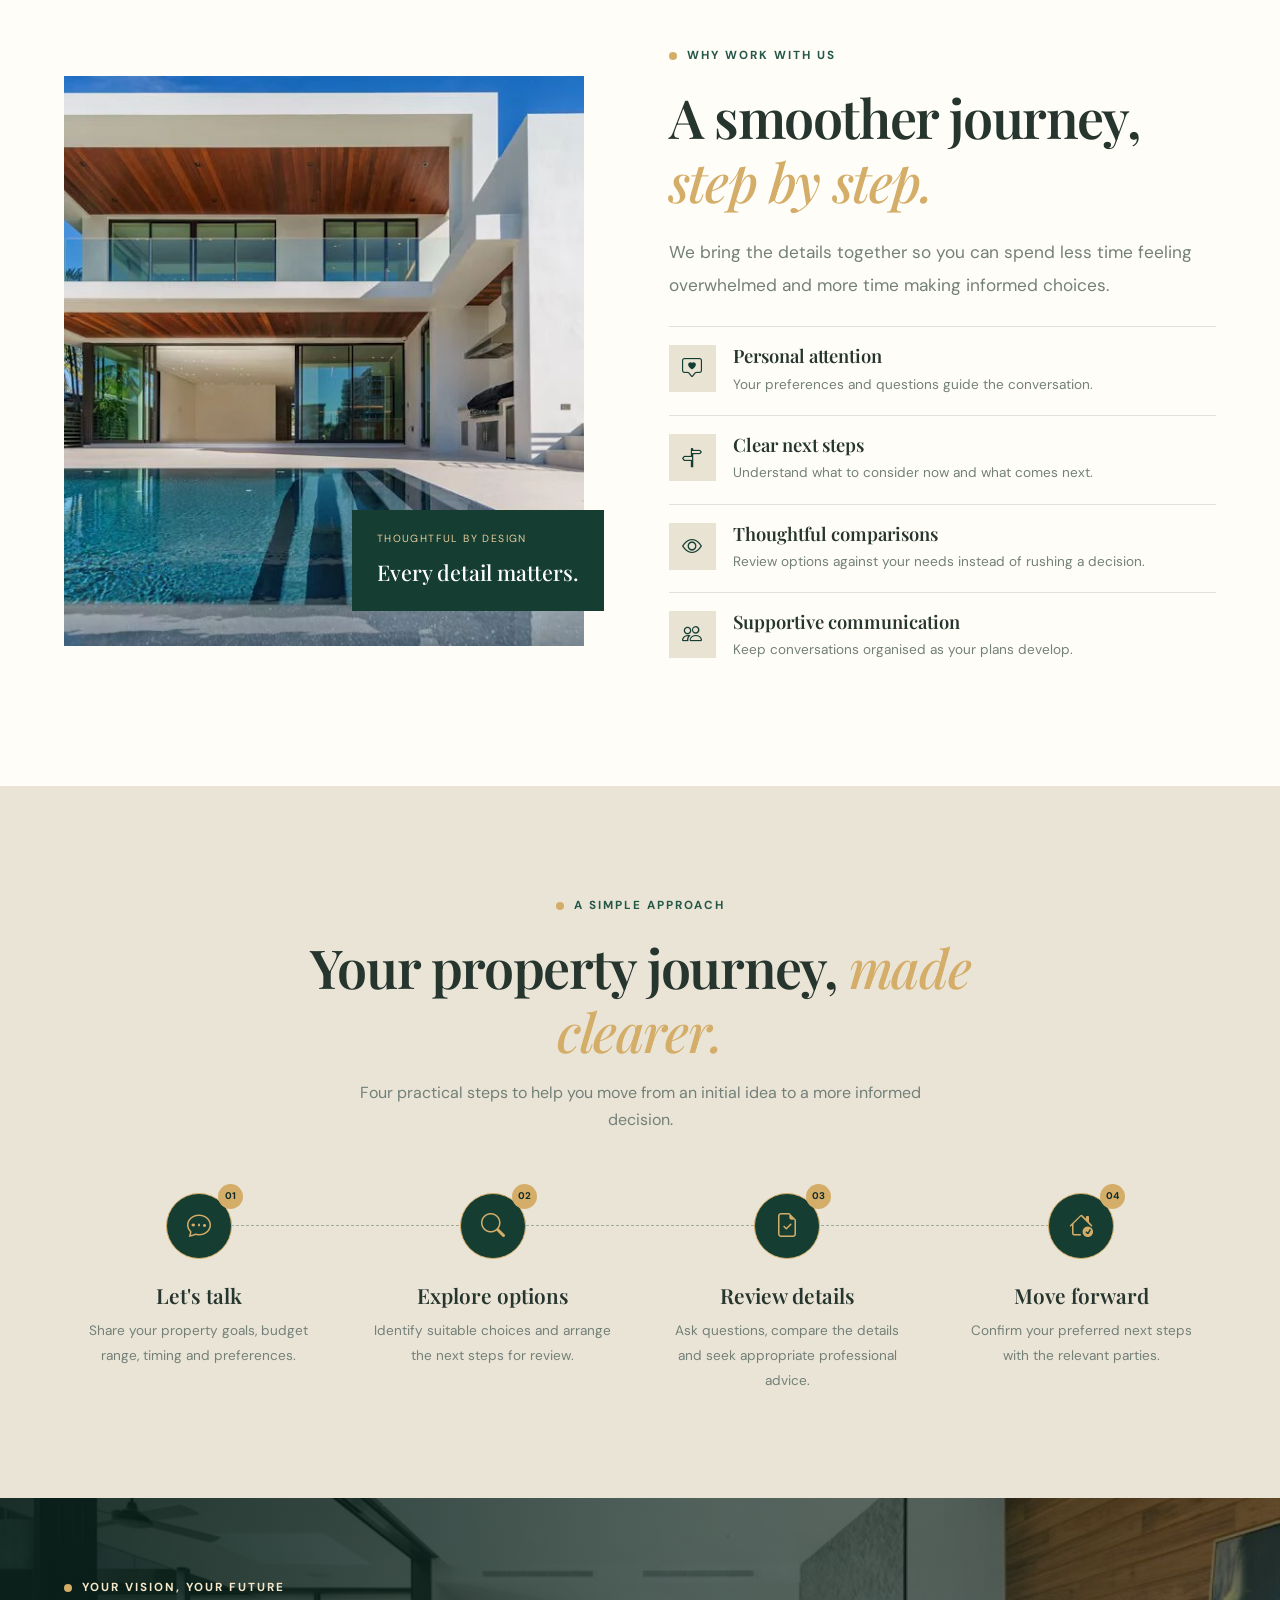
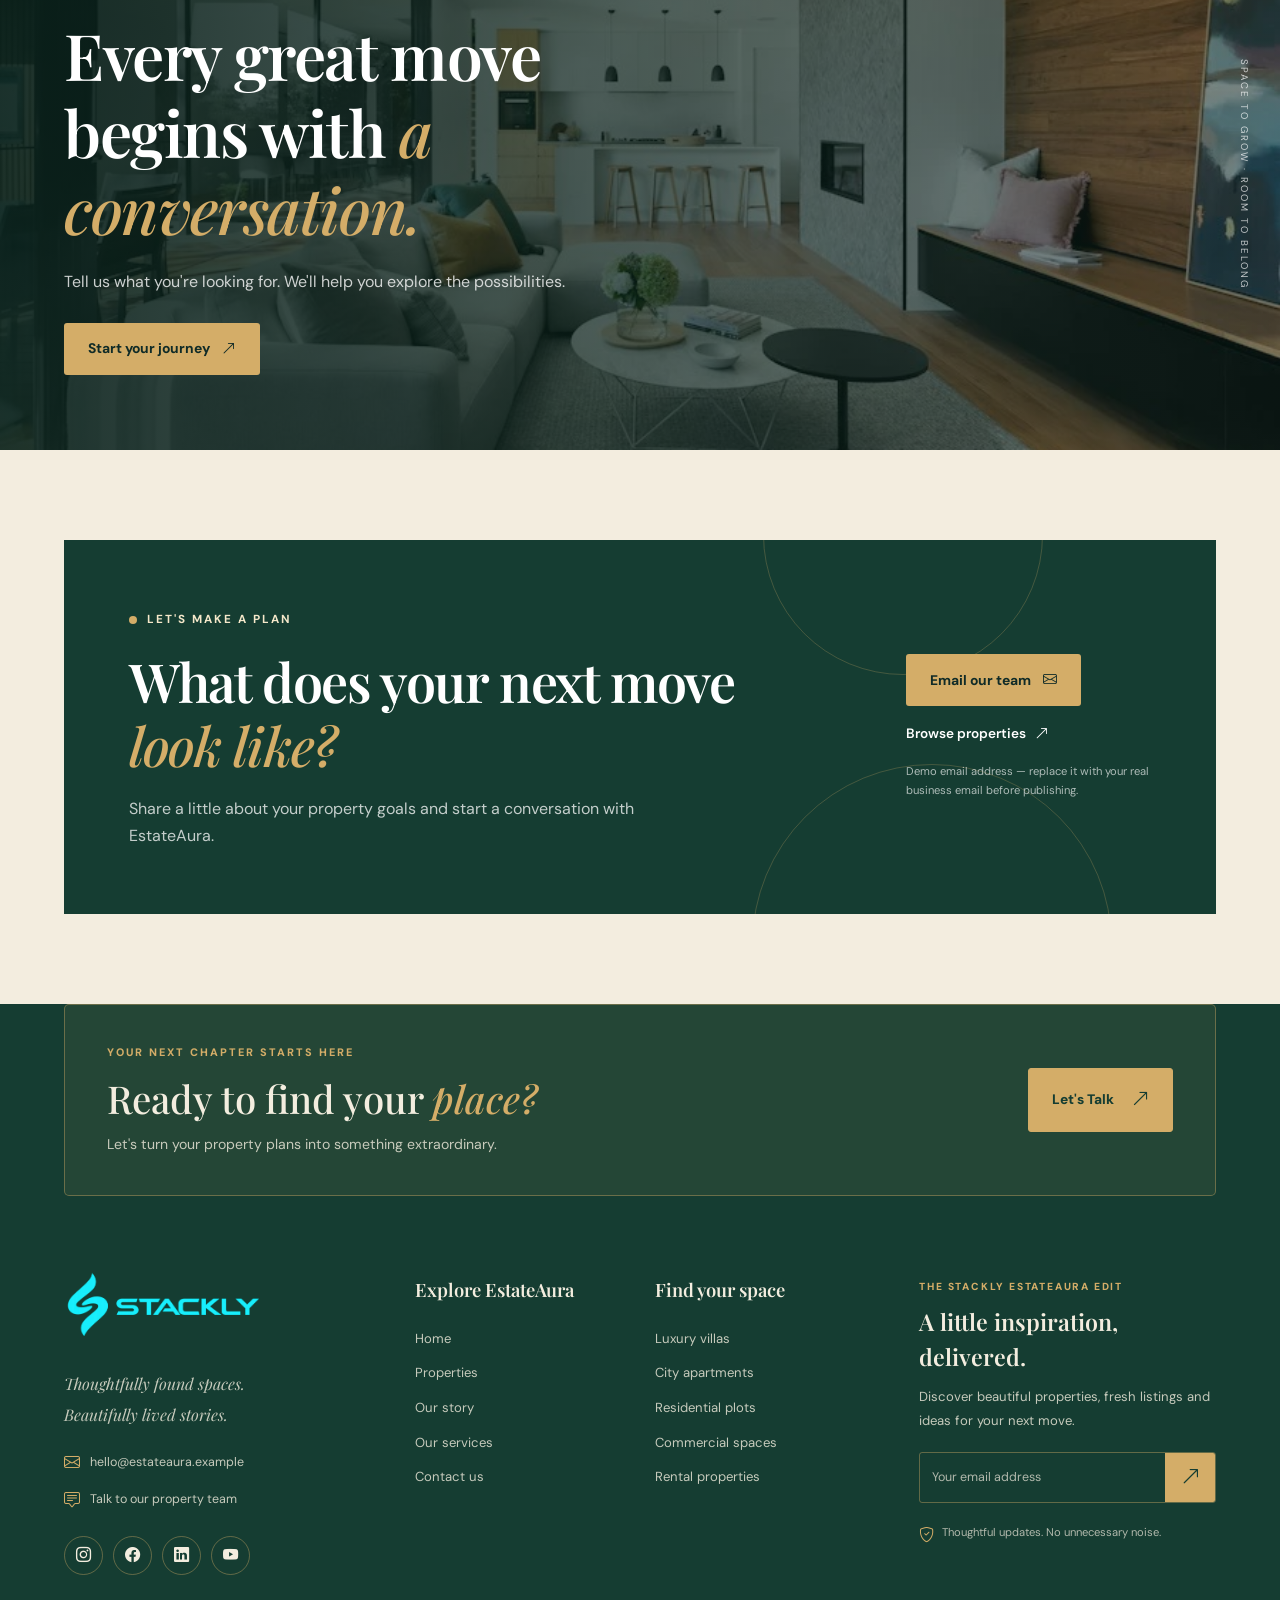
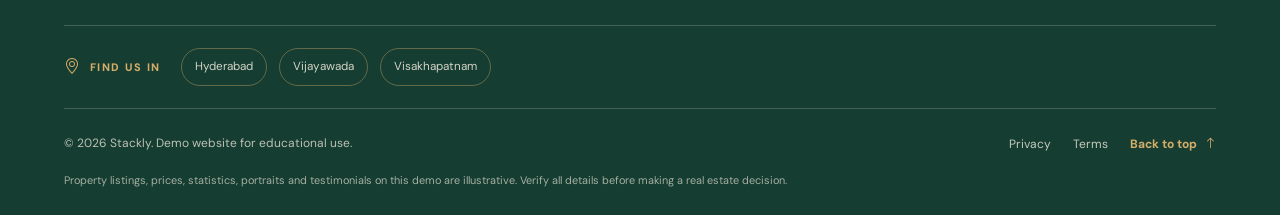
<file: services.html>
<!DOCTYPE html>
<html lang="en">
<head>
  <meta charset="UTF-8">
  <meta name="viewport" content="width=device-width, initial-scale=1.0">
  <meta name="theme-color" content="#102b27">
  <meta name="description" content="Discover luxury homes, apartments, villas and investment properties with EstateAura.">
  <title>EstateAura | Find Your Dream Property</title>

  <!-- Google Fonts -->
  <link rel="preconnect" href="https://fonts.googleapis.com">
  <link rel="preconnect" href="https://fonts.gstatic.com" crossorigin>
  <link href="https://fonts.googleapis.com/css2?family=DM+Sans:wght@400;500;600;700;800&family=Playfair+Display:wght@400;500;600;700&display=swap" rel="stylesheet">

  <!-- Bootstrap Icons -->
  <link rel="stylesheet" href="https://cdn.jsdelivr.net/npm/bootstrap-icons@1.11.3/font/bootstrap-icons.min.css">

  <!-- AOS Animation Library -->
  <link href="https://unpkg.com/aos@2.3.4/dist/aos.css" rel="stylesheet">

  <link rel="stylesheet" href="css/services.css">
</head>
<body>

  <!-- TOP ANNOUNCEMENT BAR -->
  <div class="announcement">
    <p><i class="bi bi-stars"></i> Discover exceptional properties. Find your next chapter.</p>
    <a href="404.html">Explore properties <i class="bi bi-arrow-up-right"></i></a>
  </div>

  <!-- HEADER -->
  <header class="header" id="header">
    <div class="nav-container">
  
<a href="index.html" class="logo">
  <img
    src="assets/image.webp"
    alt="EstateAura Logo"
    class="logo-image"
  >
</a>


      <button class="menu-toggle" id="menuToggle"
        aria-label="Toggle navigation" aria-expanded="false">
        <i class="bi bi-list"></i>
      </button>

      <nav class="main-nav" id="mainNav">
        <a href="index.html" class="nav-link ">Home</a>
        <a href="about.html" class="nav-link">About</a>
        <a href="services.html" class="nav-link active">Services</a>
        <a href="blog.html" class="nav-link">Properties</a> 
         <a href="contact.html" class="nav-link">Contact</a>
        <a href="login.html" class="nav-link nav-contact">Log in <i class="bi bi-arrow-up-right"></i></a>
      </nav>
    </div>
  </header>

  <main>

    <!-- 01. Hero Banner -->
    <section class="services-hero" id="home">
      <div class="hero-image"></div>
      <div class="hero-overlay"></div>

      <div class="container hero-layout">
        <div class="hero-copy" data-aos="fade-up">
          <span class="eyebrow light-eyebrow"><span class="eyebrow-dot"></span> Thoughtful real estate solutions</span>
          <h1>More than property.<br><em>A better way to</em> <span>move forward.</span></h1>
          <p>From your first property search to your next big investment, we make every step feel clearer, easier and more personal.</p>
          <div class="hero-actions">
            <a href="404.html" class="btn btn-gold">Discover our services <i class="bi bi-arrow-up-right"></i></a>
            <a href="404.html" class="btn btn-outline-light">How we work <i class="bi bi-play-circle"></i></a>
          </div>
        </div>

        <div class="hero-note" data-aos="fade-left" data-aos-delay="200">
          <span class="hero-note-icon"><i class="bi bi-house-heart"></i></span>
          <p>Every property has a story.<br><strong>Let's find yours.</strong></p>
          <span class="note-line"></span>
          <small>ESTATEAURA · PROPERTY PARTNERS</small>
        </div>
      </div>

      <div class="hero-bottom container">
        <span><i class="bi bi-geo-alt"></i> Local knowledge. Personal guidance.</span>
        <a href="404.html">SCROLL TO EXPLORE <i class="bi bi-arrow-down"></i></a>
      </div>
    </section>

    <!-- 02. Services Introduction -->
    <section class="section intro-section" id="services">
      <div class="container intro-grid">
        <div class="intro-image-wrap" data-aos="fade-right">
          <img
            src="assets/image6.webp"
            alt="Modern home with elegant architecture"
            class="intro-image"
            loading="lazy">
          <div class="image-stamp">
            <i class="bi bi-house-check"></i>
            <span>YOUR PROPERTY<br><strong>OUR PRIORITY</strong></span>
          </div>
        </div>

        <div class="intro-content" data-aos="fade-left">
          <span class="eyebrow"><span class="eyebrow-dot"></span> What we do</span>
          <h2>Real estate should feel <em>personal.</em></h2>
          <p class="section-lead">Big decisions deserve more than a list of properties. They deserve a team that listens, understands your goals and helps you take the next step with confidence.</p>
          <p>Whether you're buying your first home, selling a family property or exploring an investment, our service approach is built around your priorities.</p>

          <div class="intro-points">
            <div><i class="bi bi-check2-circle"></i><span>Guidance tailored to your goals</span></div>
            <div><i class="bi bi-check2-circle"></i><span>Clear communication at every stage</span></div>
            <div><i class="bi bi-check2-circle"></i><span>Support from search to handover</span></div>
          </div>

          <a href="404.html" class="text-link">Let's discuss your plans <i class="bi bi-arrow-up-right"></i></a>
        </div>
      </div>
    </section>

    <!-- 03. Main Services Grid -->
    <section class="section service-catalog">
      <div class="container">
        <div class="section-heading centered-heading" data-aos="fade-up">
          <span class="eyebrow"><span class="eyebrow-dot"></span> Our expertise</span>
          <h2>Services for every <em>next move.</em></h2>
          <p>Practical support and personal attention for every part of your property journey.</p>
        </div>

        <div class="service-grid">
          <article class="service-card service-card-featured" data-aos="fade-up">
            <div class="service-card-image">
              <img src="assets/image10.webp" alt="Beautiful contemporary home" loading="lazy">
              <span class="service-number">01</span>
            </div>
            <div class="service-card-content">
              <span class="service-icon"><i class="bi bi-house-door"></i></span>
              <h3>Property Buying</h3>
              <p>Find a home that fits your lifestyle, location preferences and budget with guided property discovery.</p>
              <a href="404.html" class="service-link">Find your property <i class="bi bi-arrow-up-right"></i></a>
            </div>
          </article>

          <article class="service-card" data-aos="fade-up" data-aos-delay="100">
            <div class="service-card-image">
              <img src="assets/image11.webp" alt="Bright luxury home interior" loading="lazy">
              <span class="service-number">02</span>
            </div>
            <div class="service-card-content">
              <span class="service-icon"><i class="bi bi-key"></i></span>
              <h3>Property Selling</h3>
              <p>Present your property effectively with thoughtful positioning, enquiries and negotiation support.</p>
              <a href="404.html" class="service-link">Plan your sale <i class="bi bi-arrow-up-right"></i></a>
            </div>
          </article>

          <article class="service-card" data-aos="fade-up" data-aos-delay="200">
            <div class="service-card-image">
              <img src="assets/image12.webp" alt="Elegant modern living room" loading="lazy">
              <span class="service-number">03</span>
            </div>
            <div class="service-card-content">
              <span class="service-icon"><i class="bi bi-building"></i></span>
              <h3>Rental Assistance</h3>
              <p>Explore rental options and get help coordinating property visits and the next steps.</p>
              <a href="404.html" class="service-link">Explore rentals <i class="bi bi-arrow-up-right"></i></a>
            </div>
          </article>

          <article class="service-card" data-aos="fade-up">
            <div class="service-card-image">
              <img src="assets/image13.webp" alt="Contemporary property exterior" loading="lazy">
              <span class="service-number">04</span>
            </div>
            <div class="service-card-content">
              <span class="service-icon"><i class="bi bi-graph-up-arrow"></i></span>
              <h3>Investment Guidance</h3>
              <p>Compare property options against your goals, risk tolerance and long-term plans.</p>
              <a href="404.html" class="service-link">Discuss investing <i class="bi bi-arrow-up-right"></i></a>
            </div>
          </article>

          <article class="service-card" data-aos="fade-up" data-aos-delay="100">
            <div class="service-card-image">
              <img src="assets/image15.webp" alt="Stylish property interior with natural light" loading="lazy">
              <span class="service-number">05</span>
            </div>
            <div class="service-card-content">
              <span class="service-icon"><i class="bi bi-clipboard-check"></i></span>
              <h3>Property Management</h3>
              <p>Organise property-related tasks, coordinate communication and keep important details on track.</p>
              <a href="404.html" class="service-link">Explore management <i class="bi bi-arrow-up-right"></i></a>
            </div>
          </article>

          <article class="service-card" data-aos="fade-up" data-aos-delay="200">
            <div class="service-card-image">
              <img src="assets/image16.webp" alt="Warm and inviting residential interior" loading="lazy">
              <span class="service-number">06</span>
            </div>
            <div class="service-card-content">
              <span class="service-icon"><i class="bi bi-rulers"></i></span>
              <h3>Property Consultation</h3>
              <p>Talk through your requirements, compare choices and create a practical property action plan.</p>
              <a href="404.html" class="service-link">Book a conversation <i class="bi bi-arrow-up-right"></i></a>
            </div>
          </article>
        </div>
      </div>
    </section>

    <!-- 04. Dark Feature Section -->
    <section class="expertise-section">
      <div class="container expertise-grid">
        <div class="expertise-copy" data-aos="fade-right">
          <span class="eyebrow light-eyebrow"><span class="eyebrow-dot"></span> The EstateAura difference</span>
          <h2>Good decisions begin with <em>good guidance.</em></h2>
          <p>Real estate can feel complicated. We break the journey into manageable steps, explain your options and help you focus on what matters most.</p>

          <div class="expertise-list">
            <div class="expertise-item">
              <span>01</span>
              <div><h3>Understand your needs</h3><p>We start with your plans, priorities and practical requirements.</p></div>
            </div>
            <div class="expertise-item">
              <span>02</span>
              <div><h3>Explore suitable options</h3><p>Compare properties and possible routes forward with clarity.</p></div>
            </div>
            <div class="expertise-item">
              <span>03</span>
              <div><h3>Move with confidence</h3><p>Keep track of the next steps and questions that need attention.</p></div>
            </div>
          </div>

          <a href="404.html" class="btn btn-gold">See our process <i class="bi bi-arrow-right"></i></a>
        </div>

        <div class="expertise-visual" data-aos="zoom-in">
          <img src="assets/image17.webp" alt="Carefully designed luxury home" loading="lazy">
          <div class="expertise-quote">
            <i class="bi bi-quote"></i>
            <p>A property decision should feel considered, not rushed.</p>
            <span>THE ESTATEAURA APPROACH</span>
          </div>
        </div>
      </div>
    </section>

    <!-- 05. Property Solutions -->
    <section class="section solutions-section">
      <div class="container">
        <div class="solutions-heading" data-aos="fade-up">
          <div>
            <span class="eyebrow"><span class="eyebrow-dot"></span> Made around you</span>
            <h2>One partner.<br><em>Different possibilities.</em></h2>
          </div>
          <p>Whether you are searching for a place to call home or planning your next property move, start with the support that suits your situation.</p>
        </div>

        <div class="solution-grid">
          <a href="404.html" class="solution-card solution-home" data-aos="fade-up">
            <img src="assets/image1.webp" alt="Modern family house" loading="lazy">
            <div class="solution-overlay"></div>
            <div class="solution-content">
              <span>FOR HOME SEEKERS</span>
              <h3>Find your place.</h3>
              <p>Explore homes that fit your everyday life.</p>
              <i class="bi bi-arrow-up-right"></i>
            </div>
          </a>

          <a href="404.html" class="solution-card solution-invest" data-aos="fade-up" data-aos-delay="100">
            <img src="assets/image2.webp" alt="Modern city buildings" loading="lazy">
            <div class="solution-overlay"></div>
            <div class="solution-content">
              <span>FOR INVESTORS</span>
              <h3>Think long term.</h3>
              <p>Review property opportunities with a clear plan.</p>
              <i class="bi bi-arrow-up-right"></i>
            </div>
          </a>

          <a href="404.html" class="solution-card solution-sellers" data-aos="fade-up" data-aos-delay="200">
            <img src="assets/image4.webp" alt="Premium residential interior" loading="lazy">
            <div class="solution-overlay"></div>
            <div class="solution-content">
              <span>FOR PROPERTY OWNERS</span>
              <h3>Make your next move.</h3>
              <p>Prepare your property for the market.</p>
              <i class="bi bi-arrow-up-right"></i>
            </div>
          </a>
        </div>
      </div>
    </section>

    <!-- 06. Service Benefits -->
    <section class="section benefits-section">
      <div class="container benefits-layout">
        <div class="benefits-image" data-aos="fade-right">
          <img src="assets/image12.webp" alt="Calm and beautifully finished home" loading="lazy">
          <div class="benefits-image-caption">
            <span>THOUGHTFUL BY DESIGN</span>
            <strong>Every detail matters.</strong>
          </div>
        </div>

        <div class="benefits-content" data-aos="fade-left">
          <span class="eyebrow"><span class="eyebrow-dot"></span> Why work with us</span>
          <h2>A smoother journey, <em>step by step.</em></h2>
          <p class="section-lead">We bring the details together so you can spend less time feeling overwhelmed and more time making informed choices.</p>

          <div class="benefit-row">
            <span class="benefit-icon"><i class="bi bi-chat-square-heart"></i></span>
            <div><h3>Personal attention</h3><p>Your preferences and questions guide the conversation.</p></div>
          </div>
          <div class="benefit-row">
            <span class="benefit-icon"><i class="bi bi-signpost-split"></i></span>
            <div><h3>Clear next steps</h3><p>Understand what to consider now and what comes next.</p></div>
          </div>
          <div class="benefit-row">
            <span class="benefit-icon"><i class="bi bi-eye"></i></span>
            <div><h3>Thoughtful comparisons</h3><p>Review options against your needs instead of rushing a decision.</p></div>
          </div>
          <div class="benefit-row">
            <span class="benefit-icon"><i class="bi bi-people"></i></span>
            <div><h3>Supportive communication</h3><p>Keep conversations organised as your plans develop.</p></div>
          </div>
        </div>
      </div>
    </section>

    <!-- 07. Property Journey -->
    <section class="section process-section" id="process">
      <div class="container">
        <div class="section-heading centered-heading" data-aos="fade-up">
          <span class="eyebrow"><span class="eyebrow-dot"></span> A simple approach</span>
          <h2>Your property journey, <em>made clearer.</em></h2>
          <p>Four practical steps to help you move from an initial idea to a more informed decision.</p>
        </div>

        <div class="process-track">
          <article class="process-step" data-aos="fade-up">
            <div class="process-number"><span>01</span><i class="bi bi-chat-dots"></i></div>
            <h3>Let's talk</h3>
            <p>Share your property goals, budget range, timing and preferences.</p>
          </article>
          <article class="process-step" data-aos="fade-up" data-aos-delay="100">
            <div class="process-number"><span>02</span><i class="bi bi-search"></i></div>
            <h3>Explore options</h3>
            <p>Identify suitable choices and arrange the next steps for review.</p>
          </article>
          <article class="process-step" data-aos="fade-up" data-aos-delay="200">
            <div class="process-number"><span>03</span><i class="bi bi-file-earmark-check"></i></div>
            <h3>Review details</h3>
            <p>Ask questions, compare the details and seek appropriate professional advice.</p>
          </article>
          <article class="process-step" data-aos="fade-up" data-aos-delay="300">
            <div class="process-number"><span>04</span><i class="bi bi-house-check"></i></div>
            <h3>Move forward</h3>
            <p>Confirm your preferred next steps with the relevant parties.</p>
          </article>
        </div>
      </div>
    </section>

    <!-- 08. Image Banner -->
    <section class="vision-banner">
      <div class="vision-image"></div>
      <div class="vision-overlay"></div>
      <div class="container vision-content" data-aos="fade-up">
        <span class="eyebrow light-eyebrow"><span class="eyebrow-dot"></span> Your vision, your future</span>
        <h2>Every great move<br>begins with <em>a conversation.</em></h2>
        <p>Tell us what you're looking for. We'll help you explore the possibilities.</p>
        <a href="404.html" class="btn btn-gold">Start your journey <i class="bi bi-arrow-up-right"></i></a>
      </div>
      <span class="vision-side-text">SPACE TO GROW · ROOM TO BELONG</span>
    </section>

    <!-- 09. Contact CTA -->
    <section class="section contact-section" id="contact">
      <div class="container contact-panel" data-aos="zoom-in">
        <div class="contact-decoration decoration-one"></div>
        <div class="contact-decoration decoration-two"></div>

        <div class="contact-copy">
          <span class="eyebrow light-eyebrow"><span class="eyebrow-dot"></span> Let's make a plan</span>
          <h2>What does your next move <em>look like?</em></h2>
          <p>Share a little about your property goals and start a conversation with EstateAura.</p>
        </div>

        <div class="contact-actions">
          <a class="btn btn-gold" href="mailto:hello@estateaura.example?subject=Real%20Estate%20Enquiry">
            Email our team <i class="bi bi-envelope"></i>
          </a>
          <a class="contact-secondary" href="404.html">Browse properties <i class="bi bi-arrow-up-right"></i></a>
          <small>Demo email address — replace it with your real business email before publishing.</small>
        </div>
      </div>
    </section>

  </main>

<!-- ESTATEAURA PREMIUM FOOTER -->
<footer class="footer" id="footer">

  <!-- TOP CTA BANNER -->
  <div class="footer-cta container" data-aos="fade-up">
    <div class="footer-cta-content">
      <span class="footer-eyebrow">YOUR NEXT CHAPTER STARTS HERE</span>
      <h2>Ready to find your <span>place?</span></h2>
      <p>Let's turn your property plans into something extraordinary.</p>
    </div>

    <a href="404.html" class="footer-cta-button">
      Let's Talk
      <i class="bi bi-arrow-up-right"></i>
    </a>
  </div>

  <!-- MAIN FOOTER -->
  <div class="container">

    <div class="footer-main">

      <!-- BRAND -->
      <div class="footer-brand">

        <a href="index.html" class="footer-logo">
          <img
            src="assets/image.webp"
            alt="EstateAura Logo"
            class="logo-image"
          >
         
        </a>

        <p class="footer-brand-description">
          Thoughtfully found spaces.<br>
          Beautifully lived stories.
        </p>

        <div class="footer-contact-mini">
          <a href="mailto:hello@estateaura.example">
            <i class="bi bi-envelope"></i>
            hello@estateaura.example
          </a>

          <a href="contact.html">
            <i class="bi bi-chat-square-text"></i>
            Talk to our property team
          </a>
        </div>

        <div class="social-links">
          <a href="404.html" aria-label="Instagram">
            <i class="bi bi-instagram"></i>
          </a>
          <a href="404.html" aria-label="Facebook">
            <i class="bi bi-facebook"></i>
          </a>
          <a href="404.html" aria-label="LinkedIn">
            <i class="bi bi-linkedin"></i>
          </a>
          <a href="404.html" aria-label="YouTube">
            <i class="bi bi-youtube"></i>
          </a>
        </div>

      </div>

      <!-- EXPLORE -->
      <div class="footer-links">
        <h4>Explore EstateAura</h4>
        <a href="index.html">Home</a>
        <a href="blog.html">Properties</a>
        <a href="about.html">Our story</a>
        <a href="services.html">Our services</a>
        <a href="contact.html">Contact us</a>
      </div>

      <!-- PROPERTY TYPES -->
      <div class="footer-links">
        <h4>Find your space</h4>
        <a href="404.html">Luxury villas</a>
        <a href="404.html">City apartments</a>
        <a href="404.html">Residential plots</a>
        <a href="404.html">Commercial spaces</a>
        <a href="404.html">Rental properties</a>
      </div>

      <!-- NEWSLETTER -->
      <div class="footer-newsletter">

        <span class="footer-newsletter-label">
          THE STACKLY ESTATEAURA EDIT
        </span>

        <h4>A little inspiration, delivered.</h4>

        <p>
          Discover beautiful properties, fresh listings and ideas
          for your next move.
        </p>

        <form id="newsletterForm" class="newsletter-form">
          <label for="newsletterEmail" class="visually-hidden">
            Your email address+
          </label>

          <input
            type="email"
            id="newsletterEmail"
            name="email"
            placeholder="Your email address"
            aria-label="Your email address"
            required
          >

          <button type="submit" aria-label="Subscribe">
            <i class="bi bi-arrow-up-right"></i>
          </button>
        </form>

        <p
          id="newsletterMessage"
          class="newsletter-message"
          role="status"
          aria-live="polite"
        ></p>

        <div class="newsletter-note">
          <i class="bi bi-shield-check"></i>
          Thoughtful updates. No unnecessary noise.
        </div>

      </div>

    </div>

    <!-- SERVICE LOCATIONS -->
    <div class="footer-locations">
      <span class="footer-location-title">
        <i class="bi bi-geo-alt"></i>
        FIND US IN
      </span>

      <span class="location-tag">Hyderabad</span>
      <span class="location-tag">Vijayawada</span>
      <span class="location-tag">Visakhapatnam</span>
    </div>

    <!-- BOTTOM FOOTER -->
    <div class="footer-bottom">

      <p>
        © <span id="currentYear"></span> Stackly.
        Demo website for educational use.
      </p>

      <div class="footer-bottom-links">
        <a href="404.html">Privacy</a>
        <a href="404.html">Terms</a>
        <a href="services.html" class="back-to-top">
          Back to top <i class="bi bi-arrow-up"></i>
        </a>
      </div>

    </div>

    <p class="disclaimer">
      Property listings, prices, statistics, portraits and testimonials
      on this demo are illustrative. Verify all details before making
      a real estate decision.
    </p>

  </div>
</footer>


  <!-- AOS Animation JS -->
  <script src="https://unpkg.com/aos@2.3.4/dist/aos.js"></script>
  <script src="js/services.js"></script>
</body>
</html>
</file>
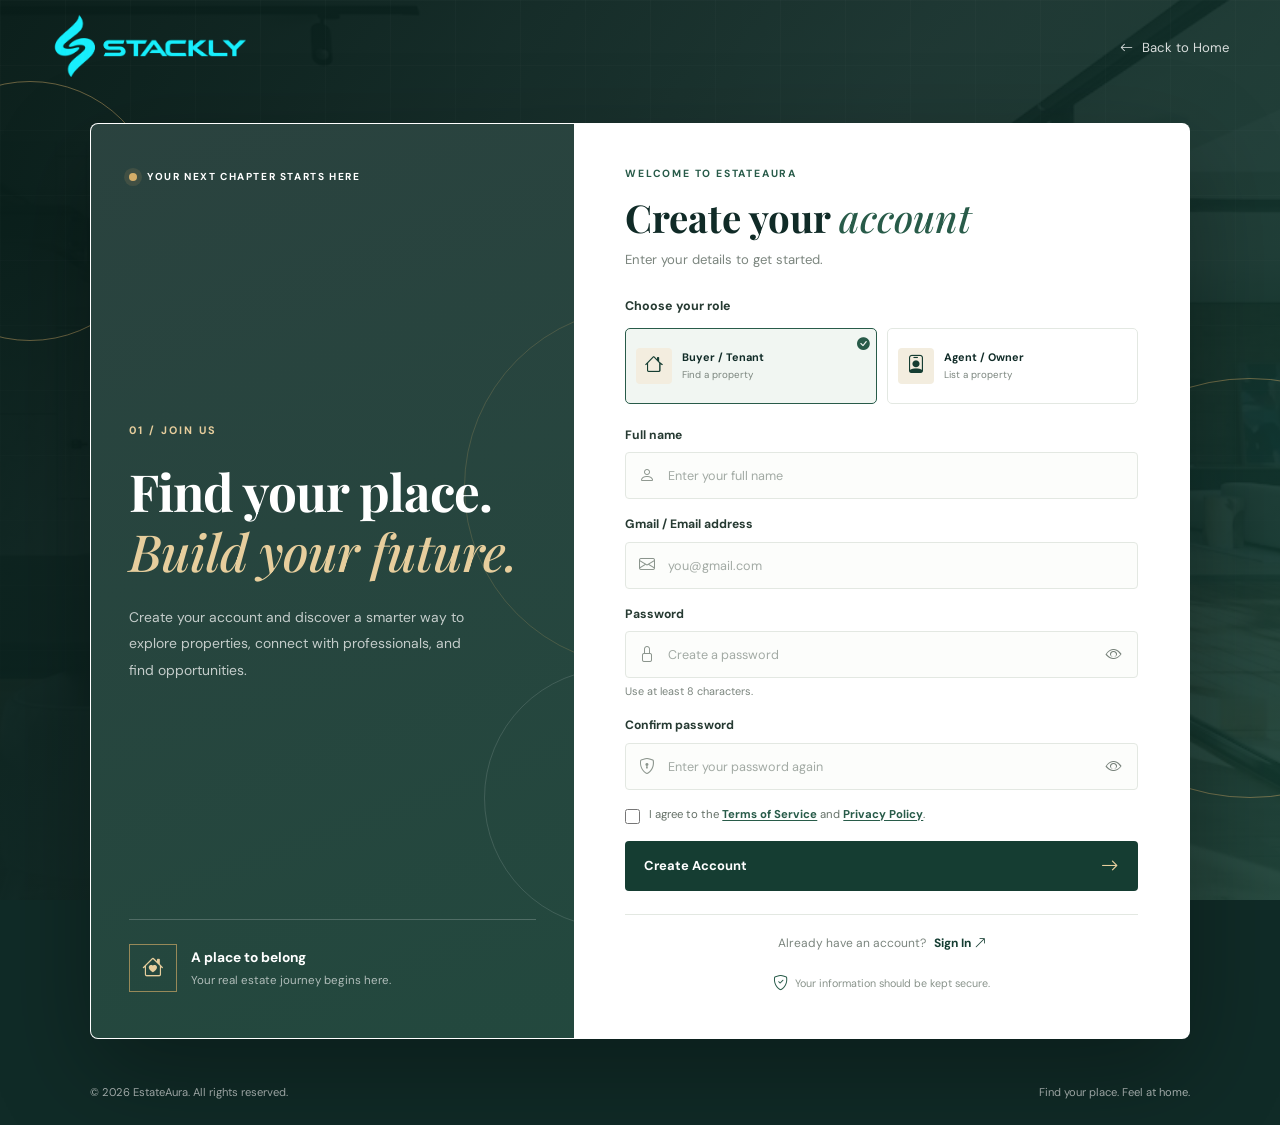
<file: signup.html>
<!DOCTYPE html>
<html lang="en">
<head>
  <meta charset="UTF-8">
  <meta name="viewport" content="width=device-width, initial-scale=1.0">
  <meta name="description" content="Create your EstateAura account and explore real estate opportunities.">
  <title>Create Account | EstateAura</title>

  <link rel="preconnect" href="https://fonts.googleapis.com">
  <link href="https://fonts.googleapis.com/css2?family=DM+Sans:wght@400;500;600;700&family=Playfair+Display:wght@500;600;700&display=swap" rel="stylesheet">
  <link href="https://cdn.jsdelivr.net/npm/bootstrap-icons@1.11.3/font/bootstrap-icons.min.css" rel="stylesheet">
  <link rel="stylesheet" href="css/signup.css">
</head>
<body>

  <!-- ANIMATED BACKGROUND -->
  <div class="background-scene" aria-hidden="true">
    <div class="bg-image"></div>
    <div class="bg-overlay"></div>
    <span class="floating-shape shape-one"></span>
    <span class="floating-shape shape-two"></span>
    <span class="floating-shape shape-three"></span>
    <span class="floating-shape shape-four"></span>
    <div class="background-grid"></div>
  </div>

  <!-- HEADER -->
  <header class="auth-header">
   <a href="index.html" class="logo">
  <img
    src="assets/image.webp"
    alt="EstateAura Logo"
    class="logo-image"
  >
</a>

    <a href="index.html" class="back-home">
      <i class="bi bi-arrow-left"></i> Back to Home
    </a>
  </header>

  <!-- SIGNUP SECTION -->
  <main class="signup-section">
    <section class="signup-card">
      <div class="signup-visual">
        <span class="visual-label">
          <span class="status-dot"></span>
          YOUR NEXT CHAPTER STARTS HERE
        </span>

        <div class="visual-copy">
          <span class="visual-number">01 / JOIN US</span>
          <h1>Find your place.<br><em>Build your future.</em></h1>
          <p>
            Create your account and discover a smarter way to explore
            properties, connect with professionals, and find opportunities.
          </p>
        </div>

        <div class="visual-property">
          <div class="property-icon">
            <i class="bi bi-house-heart"></i>
          </div>
          <div>
            <strong>A place to belong</strong>
            <span>Your real estate journey begins here.</span>
          </div>
        </div>

        <div class="visual-decoration decoration-a"></div>
        <div class="visual-decoration decoration-b"></div>
      </div>

      <div class="signup-form-panel">
        <div class="form-heading">
          <span class="eyebrow">WELCOME TO ESTATEAURA</span>
          <h2>Create your <em>account</em></h2>
          <p>Enter your details to get started.</p>
        </div>

        <form id="signupForm" novalidate>
          <!-- ROLE SELECTION -->
          <fieldset class="role-fieldset">
            <legend>Choose your role</legend>

            <div class="role-options">
              <label class="role-option selected">
                <input type="radio" name="role" value="buyer" checked>
                <span class="role-icon"><i class="bi bi-house"></i></span>
                <span class="role-text">
                  <strong>Buyer / Tenant</strong>
                  <small>Find a property</small>
                </span>
                <i class="bi bi-check-circle-fill role-check"></i>
              </label>

              <label class="role-option">
                <input type="radio" name="role" value="agent">
                <span class="role-icon"><i class="bi bi-person-badge"></i></span>
                <span class="role-text">
                  <strong>Agent / Owner</strong>
                  <small>List a property</small>
                </span>
                <i class="bi bi-check-circle-fill role-check"></i>
              </label>
            </div>
          </fieldset>

          <!-- FULL NAME -->
          <div class="form-group">
            <label for="fullName">Full name</label>
            <div class="input-wrap">
              <i class="bi bi-person input-icon"></i>
              <input
                type="text"
                id="fullName"
                name="fullName"
                placeholder="Enter your full name"
                autocomplete="name"
                required
                minlength="2"
              >
            </div>
            <small class="field-error" id="nameError"></small>
          </div>

          <!-- EMAIL -->
          <div class="form-group">
            <label for="email">Gmail / Email address</label>
            <div class="input-wrap">
              <i class="bi bi-envelope input-icon"></i>
              <input
                type="email"
                id="email"
                name="email"
                placeholder="you@gmail.com"
                autocomplete="email"
                required
              >
            </div>
            <small class="field-error" id="emailError"></small>
          </div>

          <!-- PASSWORD -->
          <div class="form-group">
            <label for="password">Password</label>
            <div class="input-wrap">
              <i class="bi bi-lock input-icon"></i>
              <input
                type="password"
                id="password"
                name="password"
                placeholder="Create a password"
                autocomplete="new-password"
                minlength="8"
                required
              >
              <button
                type="button"
                class="password-toggle"
                id="togglePassword"
                aria-label="Show password"
              >
                <i class="bi bi-eye"></i>
              </button>
            </div>
            <small class="field-hint">Use at least 8 characters.</small>
            <small class="field-error" id="passwordError"></small>
          </div>

          <!-- CONFIRM PASSWORD -->
          <div class="form-group">
            <label for="confirmPassword">Confirm password</label>
            <div class="input-wrap">
              <i class="bi bi-shield-lock input-icon"></i>
              <input
                type="password"
                id="confirmPassword"
                name="confirmPassword"
                placeholder="Enter your password again"
                autocomplete="new-password"
                required
              >
              <button
                type="button"
                class="password-toggle"
                id="toggleConfirmPassword"
                aria-label="Show confirm password"
              >
                <i class="bi bi-eye"></i>
              </button>
            </div>
            <small class="field-error" id="confirmPasswordError"></small>
          </div>

          <!-- TERMS -->
          <label class="terms-row">
            <input type="checkbox" id="terms" name="terms" required>
            <span>
              I agree to the <a href="404.html">Terms of Service</a>
              and <a href="404.html">Privacy Policy</a>.
            </span>
          </label>
          <small class="field-error" id="termsError"></small>

          <button type="submit" class="signup-button" id="signupButton">
            <span>Create Account</span>
            <i class="bi bi-arrow-right"></i>
          </button>

          <p class="form-message" id="formMessage" role="status" aria-live="polite"></p>
        </form>

        <div class="signin-prompt">
          Already have an account?
          <a href="login.html">Sign In <i class="bi bi-arrow-up-right"></i></a>
        </div>

        <div class="form-security">
          <i class="bi bi-shield-check"></i>
          Your information should be kept secure.
        </div>
      </div>
    </section>
  </main>

  <footer class="auth-footer">
    <p>© <span id="currentYear"></span> EstateAura. All rights reserved.</p>
    <span>Find your place. Feel at home.</span>
  </footer>

  <script src="js/signup.js"></script>
</body>
</html>
</file>
<file: css/style.css>
/* =========================================================
   ESTATEAURA — COMPLETE RESPONSIVE CSS
   COLOR PALETTE: GREEN + GOLD + CREAM
   Sections: Header, Hero, Properties, Categories, About,
   Luxury, Services, Stats, Testimonials, Contact, Footer
========================================================= */

/* ===================== 1. VARIABLES ===================== */

:root {
  --green: #153D32;
  --gold: #D4AD68;
  --cream: #F3EDDF;

  /* Aliases use the same three colors */
  --green-dark: var(--green);
  --green-light: var(--green);
  --gold-light: var(--gold);
  --cream-dark: var(--cream);
  --text: var(--green);
  --muted: rgba(21, 61, 50, 0.72);
  --white: var(--cream);
  --primary: var(--green);
  --accent: var(--gold);
  --surface: var(--cream);

  --border: rgba(21, 61, 50, 0.17);
  --light-border: rgba(243, 237, 223, 0.2);
  --gold-border: rgba(212, 173, 104, 0.4);
  --shadow: 0 18px 50px rgba(21, 61, 50, 0.14);

  --heading: "Playfair Display", Georgia, serif;
  --body: "DM Sans", Arial, sans-serif;

  --container: 1200px;
  --transition: 0.3s ease;
}

/* ===================== 2. RESET & GLOBAL ===================== */

*,
*::before,
*::after {
  box-sizing: border-box;
  margin: 0;
  padding: 0;
}

html {
  scroll-behavior: smooth;
  scroll-padding-top: 100px;
}

body {
  overflow-x: hidden;
  background: var(--cream);
  color: var(--green);
  font-family: var(--body);
  line-height: 1.7;
}

body.menu-open {
  overflow: hidden;
}

img {
  display: block;
  width: 100%;
  max-width: 100%;
}

a {
  color: inherit;
  text-decoration: none;
}

button,
input,
select,
textarea {
  font: inherit;
}

button {
  cursor: pointer;
}

button,
a {
  -webkit-tap-highlight-color: transparent;
}

button:focus-visible,
a:focus-visible,
input:focus-visible,
select:focus-visible,
textarea:focus-visible {
  outline: 2px solid var(--gold);
  outline-offset: 4px;
}

.container {
  width: min(var(--container), 90%);
  margin-inline: auto;
}

.section {
  padding: 100px 0;
}

h1,
h2 {
  font-family: var(--heading);
  font-weight: 500;
  line-height: 1.2;
}

h3,
h4 {
  line-height: 1.25;
}

.gold-text {
  color: var(--gold);
}

.serif-accent {
  font-family: var(--heading);
  font-style: italic;
  font-weight: 500;
}

/* ===================== 3. COMMON COMPONENTS ===================== */

.eyebrow {
  display: inline-flex;
  align-items: center;
  gap: 10px;
  margin-bottom: 20px;
  color: var(--green);
  font-size: 0.72rem;
  font-weight: 800;
  letter-spacing: 2px;
}

.eyebrow-dot {
  width: 8px;
  height: 8px;
  flex-shrink: 0;
  border-radius: 50%;
  background: var(--gold);
  box-shadow: 0 0 0 4px rgba(212, 173, 104, 0.2);
}

.light-eyebrow {
  color: var(--cream);
}

.section-heading {
  display: flex;
  align-items: flex-end;
  justify-content: space-between;
  gap: 30px;
  margin-bottom: 42px;
}

.section-heading h2,
.about-content h2,
.testimonial-intro h2 {
  font-size: clamp(2.1rem, 4vw, 3.6rem);
  letter-spacing: -1.4px;
}

.section-heading > p {
  max-width: 370px;
  color: var(--muted);
}

.text-link {
  display: inline-flex;
  align-items: center;
  gap: 10px;
  padding-bottom: 8px;
  border-bottom: 1px solid var(--gold);
  font-size: 0.88rem;
  font-weight: 700;
  white-space: nowrap;
  transition: color var(--transition);
}

.text-link:hover {
  color: var(--gold);
}

.btn {
  display: inline-flex;
  min-height: 51px;
  align-items: center;
  justify-content: center;
  gap: 12px;
  padding: 13px 22px;
  border: 1px solid transparent;
  font-size: 0.86rem;
  font-weight: 700;
  transition:
    transform var(--transition),
    background var(--transition),
    color var(--transition);
}

.btn:hover {
  transform: translateY(-3px);
}

.btn-gold {
  background: var(--gold);
  color: var(--green);
}

.btn-gold:hover {
  background: var(--cream);
  color: var(--green);
}

.btn-dark {
  background: var(--green);
  color: var(--cream);
}

.btn-dark:hover {
  background: var(--gold);
  color: var(--green);
}

.btn-outline {
  border-color: rgba(243, 237, 223, 0.65);
  background: transparent;
  color: var(--cream);
}

.btn-outline:hover {
  background: var(--cream);
  color: var(--green);
}

.center-action {
  margin-top: 45px;
  text-align: center;
}

/* ===================== 4. ANNOUNCEMENT BAR ===================== */

.announcement {
  display: flex;
  min-height: 35px;
  align-items: center;
  justify-content: center;
  flex-wrap: wrap;
  gap: 30px;
  padding: 7px 5%;
  background: var(--gold);
  color: var(--green);
  font-size: 0.72rem;
  font-weight: 700;
}

.announcement p,
.announcement a {
  display: flex;
  align-items: center;
  gap: 8px;
}

.announcement a {
  text-decoration: underline;
  text-underline-offset: 3px;
}

/* ===================== 5. HEADER & NAVIGATION ===================== */

.header {
  position: sticky;
  top: 0;
  z-index: 1000;
  border-bottom: 1px solid var(--light-border);
  background: var(--green);
  transition: box-shadow var(--transition);
}

.header.scrolled {
  box-shadow: 0 8px 30px rgba(21, 61, 50, 0.2);
}

.nav-container {
  display: flex;
  width: min(1280px, 92%);
  min-height: 82px;
  align-items: center;
  justify-content: space-between;
  gap: 25px;
  margin: auto;
}

.logo {
  display: inline-flex;
  align-items: center;
  gap: 12px;
  flex-shrink: 0;
}

.logo-image {
  display: block;
  width: 200px;
  height: 95px;
  flex-shrink: 0;
  border-radius: 5px;
  object-fit: contain;
  transition: transform var(--transition);
}

.logo:hover .logo-image {
  transform: scale(1.04);
}

.logo-text {
  color: var(--cream);
  font-family: var(--heading);
  font-size: 1.65rem;
  font-weight: 700;
  white-space: nowrap;
}

.logo-text .gold-text {
  color: var(--gold);
}

.main-nav {
  display: flex;
  align-items: center;
  gap: 27px;
}

.nav-link {
  position: relative;
  color: var(--cream);
  font-size: 0.8rem;
  font-weight: 600;
  transition: color var(--transition);
}

.nav-link::after {
  position: absolute;
  right: 0;
  bottom: -7px;
  left: 0;
  height: 2px;
  background: var(--gold);
  content: "";
  transform: scaleX(0);
  transform-origin: right;
  transition: transform var(--transition);
}

.nav-link:hover,
.nav-link.active {
  color: var(--gold);
}

.nav-link:hover::after,
.nav-link.active::after {
  transform: scaleX(1);
  transform-origin: left;
}

.nav-contact {
  padding: 11px 16px;
  border: 1px solid var(--gold);
  color: var(--gold);
}

.nav-contact::after {
  display: none;
}

.nav-contact:hover {
  background: var(--gold);
  color: var(--green);
}

.menu-toggle {
  display: none;
  width: 43px;
  height: 43px;
  place-items: center;
  border: 1px solid var(--light-border);
  background: transparent;
  color: var(--cream);
  font-size: 1.5rem;
}

/* ===================== 6. HERO SECTION ===================== */

.estate-hero {
  position: relative;
  overflow: hidden;
  padding: 32px 0 55px;
  background: var(--cream);
  color: var(--green);
}

.estate-hero *,
.estate-hero *::before,
.estate-hero *::after {
  box-sizing: border-box;
}

.estate-hero-container {
  width: min(1320px, 91%);
  margin: 0 auto;
}

.hero-topline {
  display: flex;
  align-items: center;
  justify-content: space-between;
  gap: 20px;
  padding-bottom: 27px;
  border-bottom: 1px solid var(--border);
}

.hero-tag {
  display: inline-flex;
  align-items: center;
  gap: 9px;
  color: var(--green);
  font-size: 0.73rem;
  font-weight: 800;
  letter-spacing: 2px;
}

.hero-tag i,
.hero-location i {
  color: var(--gold);
}

.hero-tag i {
  font-size: 1.1rem;
}

.hero-location {
  display: flex;
  align-items: center;
  gap: 8px;
  color: var(--muted);
  font-size: 0.85rem;
}

.estate-hero-grid {
  display: grid;
  grid-template-columns: 0.92fr 1.08fr;
  align-items: center;
  gap: 65px;
  padding: 65px 0 85px;
}

.estate-hero-content {
  position: relative;
  z-index: 2;
  min-width: 0;
}

.hero-small-title {
  display: inline-flex;
  align-items: center;
  gap: 12px;
  margin-bottom: 23px;
  color: var(--green);
  font-size: 0.73rem;
  font-weight: 800;
  letter-spacing: 2.5px;
}

.hero-small-title::before {
  width: 30px;
  height: 2px;
  background: var(--gold);
  content: "";
}

.estate-hero-content h1 {
  margin: 0;
  color: var(--green);
  font-family: var(--heading);
  font-size: clamp(3.4rem, 5.4vw, 5.8rem);
  font-weight: 500;
  letter-spacing: -3.5px;
  line-height: 1.08;
}

.estate-hero-content h1 span {
  display: block;
  color: var(--gold);
  font-style: italic;
}

.estate-hero-description {
  max-width: 450px;
  margin: 25px 0 30px;
  color: var(--muted);
  font-size: 1rem;
  line-height: 1.9;
}

.estate-hero-buttons {
  display: flex;
  align-items: center;
  flex-wrap: wrap;
  gap: 14px;
}

.hero-btn-primary,
.hero-btn-secondary {
  display: inline-flex;
  min-height: 54px;
  align-items: center;
  justify-content: center;
  gap: 15px;
  padding: 0 22px;
  border-radius: 3px;
  font-size: 0.87rem;
  font-weight: 700;
  transition:
    background var(--transition),
    color var(--transition),
    transform var(--transition);
}

.hero-btn-primary {
  background: var(--green);
  color: var(--cream);
}

.hero-btn-primary:hover {
  transform: translateY(-3px);
  background: var(--gold);
  color: var(--green);
}

.hero-btn-secondary {
  border: 1px solid var(--green);
  color: var(--green);
}

.hero-btn-secondary:hover {
  transform: translateY(-3px);
  border-color: var(--gold);
  background: var(--gold);
  color: var(--green);
}

/* Hero statistics */

.hero-statistics {
  display: flex;
  align-items: center;
  gap: 25px;
  margin-top: 49px;
}

.hero-stat {
  min-width: 0;
}

.hero-stat h3 {
  margin-bottom: 7px;
  font-family: var(--heading);
  font-size: 1.9rem;
  font-weight: 600;
}

.hero-stat h3 span {
  color: var(--gold);
}

.hero-stat p {
  color: var(--muted);
  font-size: 0.72rem;
}

.hero-stat-divider {
  width: 1px;
  height: 43px;
  flex-shrink: 0;
  background: var(--border);
}

/* Hero image */

.estate-hero-visual {
  position: relative;
  min-width: 0;
  padding: 0 0 25px 15px;
}

.hero-image-wrapper {
  position: relative;
  height: 490px;
  overflow: hidden;
  border-radius: 180px 180px 8px 8px;
  background: var(--cream);
}

.hero-image-wrapper > img {
  width: 100%;
  height: 100%;
  object-fit: cover;
  transition: transform 0.8s ease;
}

.hero-image-wrapper:hover > img {
  transform: scale(1.045);
}

.hero-image-shade {
  position: absolute;
  inset: 35% 0 0;
  background: linear-gradient(
    to bottom,
    transparent,
    rgba(21, 61, 50, 0.9)
  );
  pointer-events: none;
}

.hero-image-caption {
  position: absolute;
  right: 28px;
  bottom: 30px;
  left: 28px;
  color: var(--cream);
}

.hero-image-caption > span {
  color: var(--gold);
  font-size: 0.65rem;
  font-weight: 700;
  letter-spacing: 2px;
}

.hero-image-caption h2 {
  margin-top: 10px;
  font-family: var(--heading);
  font-size: clamp(1.5rem, 2.6vw, 2.5rem);
  font-weight: 500;
}

/* Floating property card */

.hero-property-card {
  position: absolute;
  z-index: 3;
  right: -30px;
  bottom: 0;
  width: min(350px, 82%);
  padding: 23px;
  border: 1px solid var(--border);
  border-radius: 5px;
  background: var(--cream);
  box-shadow: var(--shadow);
}

.property-card-top {
  display: flex;
  align-items: center;
  justify-content: space-between;
  gap: 12px;
}

.property-status {
  display: flex;
  align-items: center;
  gap: 7px;
  color: var(--green);
  font-size: 0.61rem;
  font-weight: 800;
  letter-spacing: 1.1px;
}

.property-status span {
  width: 7px;
  height: 7px;
  border-radius: 50%;
  background: var(--gold);
}

.property-card-top > i {
  color: var(--gold);
  font-size: 1.15rem;
}

.hero-property-card h3 {
  margin: 17px 0 7px;
  color: var(--green);
  font-family: var(--heading);
  font-size: 1.5rem;
  font-weight: 600;
}

.property-card-location {
  display: flex;
  align-items: center;
  gap: 6px;
  color: var(--muted);
  font-size: 0.78rem;
}

.property-card-location i {
  color: var(--gold);
}

.property-card-bottom {
  display: flex;
  align-items: center;
  justify-content: space-between;
  gap: 15px;
  margin-top: 19px;
  padding-top: 17px;
  border-top: 1px solid var(--border);
}

.property-price-label {
  color: var(--muted);
  font-size: 0.59rem;
  font-weight: 700;
  letter-spacing: 1px;
}

.property-card-bottom h4 {
  margin-top: 5px;
  color: var(--green);
  font-size: 1.45rem;
}

.property-card-bottom > a {
  display: grid;
  width: 43px;
  height: 43px;
  flex-shrink: 0;
  place-items: center;
  border-radius: 50%;
  background: var(--gold);
  color: var(--green);
  transition: transform var(--transition);
}

.property-card-bottom > a:hover {
  transform: rotate(45deg);
}

.estate-hero .property-features {
  display: flex;
  flex-wrap: wrap;
  gap: 14px;
  margin-top: 18px;
  padding-top: 15px;
  border-top: 1px solid var(--border);
}

.estate-hero .property-features span {
  display: flex;
  align-items: center;
  gap: 5px;
  color: var(--green);
  font-size: 0.68rem;
}

.estate-hero .property-features i {
  color: var(--gold);
}

/* Hero round badge */

.hero-round-badge {
  position: absolute;
  top: 38px;
  left: -15px;
  display: flex;
  width: 100px;
  height: 100px;
  flex-direction: column;
  align-items: center;
  justify-content: center;
  gap: 7px;
  border: 1px solid var(--cream);
  border-radius: 50%;
  background: var(--gold);
  color: var(--green);
  box-shadow: var(--shadow);
  text-align: center;
  transform: rotate(-10deg);
}

.hero-round-badge i {
  font-size: 1.4rem;
}

.hero-round-badge span {
  font-size: 0.55rem;
  font-weight: 800;
  letter-spacing: 1.2px;
  line-height: 1.5;
}

/* Hero search bar */

.estate-search-bar {
  position: relative;
  z-index: 5;
  display: grid;
  grid-template-columns: 1fr 1fr 1fr auto;
  align-items: center;
  gap: 12px;
  padding: 17px;
  border: 1px solid var(--border);
  border-radius: 5px;
  background: var(--cream);
  box-shadow: var(--shadow);
}

.search-field {
  display: flex;
  min-width: 0;
  align-items: center;
  gap: 12px;
  padding: 7px 14px;
  border-right: 1px solid var(--border);
}

.search-icon {
  display: grid;
  width: 40px;
  height: 40px;
  flex-shrink: 0;
  place-items: center;
  border-radius: 4px;
  background: var(--gold);
  color: var(--green);
  font-size: 1.15rem;
}

.search-field > div {
  min-width: 0;
  flex: 1;
}

.search-field label {
  display: block;
  margin-bottom: 6px;
  color: var(--muted);
  font-size: 0.68rem;
}

.search-field select {
  width: 100%;
  min-width: 0;
  border: 0;
  outline: 0;
  background: transparent;
  color: var(--green);
  font-family: var(--body);
  font-size: 0.8rem;
  font-weight: 700;
  cursor: pointer;
}

.hero-search-button {
  display: flex;
  min-height: 57px;
  align-items: center;
  justify-content: center;
  gap: 10px;
  padding: 0 22px;
  border: 0;
  border-radius: 3px;
  background: var(--green);
  color: var(--cream);
  font-size: 0.83rem;
  font-weight: 700;
  white-space: nowrap;
  transition: background var(--transition), color var(--transition);
}

.hero-search-button:hover {
  background: var(--gold);
  color: var(--green);
}

/* ===================== 7. PROPERTY LISTINGS ===================== */

.properties-section {
  background: var(--cream);
}

.filter-tabs {
  display: flex;
  flex-wrap: wrap;
  gap: 10px;
  margin-bottom: 30px;
}

.filter-btn {
  padding: 10px 17px;
  border: 1px solid var(--border);
  background: transparent;
  color: var(--green);
  font-size: 0.77rem;
  font-weight: 700;
  transition: all var(--transition);
}

.filter-btn:hover,
.filter-btn.active {
  border-color: var(--green);
  background: var(--green);
  color: var(--cream);
}

.property-grid {
  display: grid;
  grid-template-columns: repeat(3, minmax(0, 1fr));
  gap: 28px;
}

.property-card {
  min-width: 0;
  border: 1px solid var(--border);
  background: var(--cream);
  transition: transform 0.35s ease, box-shadow 0.35s ease;
}

.property-card:hover {
  transform: translateY(-7px);
  box-shadow: var(--shadow);
}

.property-card[hidden] {
  display: none !important;
}

.property-image {
  position: relative;
  height: 235px;
  overflow: hidden;
  background: var(--cream);
}

.property-image > img {
  height: 100%;
  object-fit: cover;
  transition: transform 0.6s ease;
}

.property-card:hover .property-image > img {
  transform: scale(1.06);
}

.property-badge {
  position: absolute;
  top: 15px;
  left: 15px;
  padding: 6px 10px;
  background: var(--gold);
  color: var(--green);
  font-size: 0.6rem;
  font-weight: 800;
  letter-spacing: 1px;
}

.badge-green {
  background: var(--green);
  color: var(--cream);
}

.badge-gold {
  background: var(--gold);
  color: var(--green);
}

.favorite-btn {
  position: absolute;
  top: 12px;
  right: 13px;
  display: grid;
  width: 37px;
  height: 37px;
  place-items: center;
  border: 0;
  border-radius: 50%;
  background: var(--cream);
  color: var(--green);
  font-size: 1.05rem;
  transition: background var(--transition), color var(--transition);
}

.favorite-btn.is-favorite {
  background: var(--gold);
  color: var(--green);
}

.image-count {
  position: absolute;
  right: 12px;
  bottom: 12px;
  padding: 5px 9px;
  background: var(--green);
  color: var(--cream);
  font-size: 0.65rem;
}

.property-info {
  padding: 22px 20px 18px;
}

.property-type {
  color: var(--green);
  font-size: 0.65rem;
  font-weight: 800;
  letter-spacing: 1.5px;
}

.property-info h3 {
  margin: 8px 0;
  font-family: var(--heading);
  font-size: 1.35rem;
  font-weight: 600;
}

.property-location {
  display: flex;
  align-items: center;
  gap: 7px;
  color: var(--muted);
  font-size: 0.75rem;
}

.property-location i {
  color: var(--gold);
}

.property-card .property-features {
  display: flex;
  flex-wrap: wrap;
  gap: 13px;
  margin-top: 13px;
  padding: 16px 0;
  border-top: 1px solid var(--border);
  border-bottom: 1px solid var(--border);
}

.property-card .property-features span {
  display: flex;
  align-items: center;
  gap: 5px;
  color: var(--muted);
  font-size: 0.68rem;
}

.property-card .property-features i {
  color: var(--green);
}

.property-bottom {
  display: flex;
  align-items: center;
  justify-content: space-between;
  gap: 10px;
  padding-top: 16px;
}

.property-bottom small {
  display: block;
  color: var(--muted);
  font-size: 0.67rem;
}

.property-bottom strong {
  display: block;
  color: var(--green);
  font-family: var(--heading);
  font-size: 1.45rem;
}

.property-arrow {
  display: grid;
  width: 43px;
  height: 43px;
  flex-shrink: 0;
  place-items: center;
  border: 1px solid var(--green);
  border-radius: 50%;
  color: var(--green);
  transition: background var(--transition), color var(--transition);
}

.property-arrow:hover {
  background: var(--green);
  color: var(--cream);
}

.empty-state {
  padding: 30px;
  background: var(--cream);
  color: var(--green);
  text-align: center;
}

/* ===================== 8. PROPERTY CATEGORIES ===================== */

.categories-section {
  background: var(--green);
  color: var(--cream);
}

.light-heading h2 {
  color: var(--cream);
}

.light-heading > p {
  color: rgba(243, 237, 223, 0.75);
}

.category-grid {
  display: grid;
  grid-template-columns: 1.2fr 1fr 1fr;
  grid-template-rows: 250px 250px;
  gap: 18px;
}

.category-card {
  position: relative;
  min-width: 0;
  overflow: hidden;
  background: var(--green);
  color: var(--cream);
  isolation: isolate;
}

.category-card.category-large {
  grid-row: span 2;
}

.category-card img {
  position: absolute;
  z-index: -2;
  inset: 0;
  height: 100%;
  object-fit: cover;
  transition: transform 0.6s ease;
}

.category-card:hover img {
  transform: scale(1.08);
}

.category-shade {
  position: absolute;
  z-index: -1;
  inset: 0;
  background: linear-gradient(
    180deg,
    transparent 15%,
    rgba(21, 61, 50, 0.95) 100%
  );
}

.category-content {
  position: absolute;
  right: 18px;
  bottom: 22px;
  left: 23px;
}

.category-content > span {
  color: var(--gold);
  font-size: 0.6rem;
  font-weight: 800;
  letter-spacing: 1.4px;
}

.category-content h3 {
  margin: 7px 0;
  font-family: var(--heading);
  font-size: 1.8rem;
}

.category-content p {
  color: var(--cream);
  font-size: 0.76rem;
}

.category-content p i {
  margin-left: 5px;
  color: var(--gold);
}

/* ===================== 9. ABOUT SECTION ===================== */

.about-section {
  overflow: hidden;
  background: var(--cream);
}

.about-grid {
  display: grid;
  grid-template-columns: 0.95fr 1.05fr;
  align-items: center;
  gap: 85px;
}

.about-visual {
  position: relative;
  min-height: 510px;
  padding: 0 45px 35px 0;
}

.about-main-image {
  width: 84%;
  height: 460px;
  overflow: hidden;
  border-radius: 170px 170px 0 0;
}

.about-main-image img,
.about-small-image img {
  width: 100%;
  height: 100%;
  object-fit: cover;
}

.about-small-image {
  position: absolute;
  right: 0;
  bottom: 0;
  width: 49%;
  height: 200px;
  overflow: hidden;
  border: 9px solid var(--cream);
}

.experience-stamp {
  position: absolute;
  bottom: 55px;
  left: 0;
  display: flex;
  min-width: 145px;
  flex-direction: column;
  gap: 5px;
  padding: 16px 18px;
  background: var(--gold);
  color: var(--green);
}

.experience-stamp strong {
  font-family: var(--heading);
  font-size: 2rem;
}

.experience-stamp span {
  font-size: 0.62rem;
  font-weight: 800;
  letter-spacing: 1px;
}

.experience-stamp i {
  align-self: flex-end;
  font-size: 1.4rem;
}

.about-content h2 {
  margin-bottom: 23px;
}

.about-content > p {
  margin-bottom: 15px;
  color: var(--muted);
  font-size: 0.88rem;
}

.about-points {
  display: grid;
  gap: 20px;
  margin: 28px 0;
}

.about-points > div {
  display: flex;
  align-items: flex-start;
  gap: 14px;
}

.about-points > div > span {
  display: grid;
  width: 43px;
  height: 43px;
  flex: 0 0 43px;
  place-items: center;
  background: var(--green);
  color: var(--gold);
  font-size: 1.15rem;
}

.about-points strong {
  font-size: 0.88rem;
}

.about-points p {
  margin-top: 3px;
  color: var(--muted);
  font-size: 0.77rem;
}

/* ===================== 10. LUXURY BANNER ===================== */

.luxury-section {
  position: relative;
  display: flex;
  min-height: 540px;
  align-items: center;
  overflow: hidden;
  background: var(--green);
  color: var(--cream);
  isolation: isolate;
}

.luxury-image {
  position: absolute;
  z-index: -2;
  inset: 0;
  background:
    url("../assets/image1.webp")
    center 55% / cover no-repeat;
}

.luxury-shade {
  position: absolute;
  z-index: -1;
  inset: 0;
  background: linear-gradient(
    90deg,
    rgba(21, 61, 50, 0.97) 0%,
    rgba(21, 61, 50, 0.83) 50%,
    rgba(21, 61, 50, 0.2) 100%
  );
}

.luxury-content {
  padding-top: 90px;
  padding-bottom: 90px;
}

.luxury-content h2 {
  max-width: 790px;
  margin-bottom: 22px;
  font-size: clamp(2.8rem, 5.6vw, 5rem);
  letter-spacing: -1.5px;
}

.luxury-content > p {
  max-width: 470px;
  margin-bottom: 28px;
  color: rgba(243, 237, 223, 0.8);
  font-size: 0.92rem;
}

.luxury-caption {
  position: absolute;
  right: 5%;
  bottom: 25px;
  color: var(--gold);
  font-size: 0.63rem;
  letter-spacing: 2px;
}

/* ===================== 11. SERVICES ===================== */

.services-section {
  background: var(--cream);
}

.services-grid {
  display: grid;
  grid-template-columns: repeat(4, minmax(0, 1fr));
  gap: 18px;
}

.service-card {
  position: relative;
  min-height: 300px;
  padding: 30px 22px;
  border: 1px solid var(--border);
  background: var(--cream);
  transition: transform var(--transition), background var(--transition);
}

.service-card:hover {
  transform: translateY(-7px);
  background: var(--green);
  color: var(--cream);
}

.service-number {
  position: absolute;
  top: 20px;
  right: 20px;
  color: var(--muted);
  font-family: var(--heading);
  font-size: 1.1rem;
}

.service-icon {
  display: grid;
  width: 55px;
  height: 55px;
  place-items: center;
  margin-bottom: 28px;
  background: var(--green);
  color: var(--gold);
  font-size: 1.5rem;
  transition: background var(--transition), color var(--transition);
}

.service-card:hover .service-icon {
  background: var(--gold);
  color: var(--green);
}

.service-card h3 {
  margin-bottom: 13px;
  font-family: var(--heading);
  font-size: 1.35rem;
}

.service-card > p {
  min-height: 75px;
  margin-bottom: 20px;
  color: var(--muted);
  font-size: 0.78rem;
}

.service-card:hover > p {
  color: var(--cream);
}

.service-card > a {
  color: var(--green);
  font-size: 0.72rem;
  font-weight: 800;
}

.service-card:hover > a {
  color: var(--gold);
}

.service-card > a i {
  margin-left: 5px;
}

/* ===================== 12. STATISTICS ===================== */

.stats-section {
  padding: 90px 0;
  background: var(--green);
  color: var(--cream);
}

.stats-intro {
  margin-bottom: 55px;
  text-align: center;
}

.stats-intro h2 {
  font-size: clamp(2.4rem, 4.5vw, 4rem);
}

.stats-grid {
  display: grid;
  grid-template-columns: repeat(4, minmax(0, 1fr));
}

.stat-item {
  padding: 20px;
  border-right: 1px solid var(--light-border);
  text-align: center;
}

.stat-item:last-child {
  border-right: 0;
}

.stat-item > i {
  display: block;
  margin-bottom: 12px;
  color: var(--gold);
  font-size: 1.7rem;
}

.stat-item strong {
  display: block;
  color: var(--gold);
  font-family: var(--heading);
  font-size: clamp(2.4rem, 4vw, 3.6rem);
  font-weight: 500;
}

.stat-item p {
  margin-top: 5px;
  color: rgba(243, 237, 223, 0.8);
  font-size: 0.78rem;
}

.stats-note {
  margin-top: 30px;
  color: rgba(243, 237, 223, 0.8);
  font-size: 0.68rem;
  text-align: center;
}

/* ===================== 13. TESTIMONIALS ===================== */

.testimonials-section {
  background: var(--cream);
}

.testimonial-layout {
  display: grid;
  grid-template-columns: 0.8fr 1.2fr;
  align-items: center;
  gap: 80px;
}

.testimonial-intro > p {
  max-width: 380px;
  margin-top: 20px;
  color: var(--muted);
  font-size: 0.9rem;
}

.testimonial-controls {
  display: flex;
  gap: 10px;
  margin-top: 35px;
}

.testimonial-controls button {
  display: grid;
  width: 47px;
  height: 47px;
  place-items: center;
  border: 1px solid var(--green);
  background: transparent;
  color: var(--green);
  font-size: 1.15rem;
  transition: background var(--transition), color var(--transition);
}

.testimonial-controls button:hover {
  background: var(--green);
  color: var(--cream);
}

.testimonial-stage {
  position: relative;
  min-height: 380px;
  overflow: hidden;
  padding: 38px;
  background: var(--green);
  color: var(--cream);
}

.testimonial-card {
  display: none;
  animation: testimonialIn 0.45s ease;
}

.testimonial-card.active {
  display: block;
}

@keyframes testimonialIn {
  from {
    opacity: 0;
    transform: translateY(12px);
  }

  to {
    opacity: 1;
    transform: translateY(0);
  }
}

.quote-mark {
  color: var(--gold);
  font-family: var(--heading);
  font-size: 5rem;
  line-height: 0.8;
}

.testimonial-stars {
  margin: 15px 0;
  color: var(--gold);
  letter-spacing: 4px;
}

.testimonial-card blockquote {
  margin-bottom: 30px;
  font-family: var(--heading);
  font-size: clamp(1.15rem, 2.2vw, 1.65rem);
  line-height: 1.6;
}

.testimonial-person {
  display: flex;
  align-items: center;
  gap: 14px;
  padding-top: 20px;
  border-top: 1px solid var(--light-border);
}

.testimonial-person img {
  width: 49px;
  height: 49px;
  border-radius: 50%;
  object-fit: cover;
}

.testimonial-person strong,
.testimonial-person span {
  display: block;
}

.testimonial-person strong {
  font-size: 0.84rem;
}

.testimonial-person span {
  margin-top: 3px;
  color: rgba(243, 237, 223, 0.8);
  font-size: 0.68rem;
}

.testimonial-counter {
  position: absolute;
  top: 20px;
  right: 25px;
  color: rgba(243, 237, 223, 0.8);
  font-size: 0.7rem;
}

.testimonial-counter span {
  color: var(--gold);
}

/* ===================== 14. CONTACT SECTION ===================== */

.contact-section {
  position: relative;
  overflow: hidden;
  padding: 100px 0;
  background: var(--green);
  color: var(--cream);
  isolation: isolate;
}

.contact-section::before {
  position: absolute;
  z-index: -1;
  top: -260px;
  left: -200px;
  width: 550px;
  height: 550px;
  border: 1px solid var(--gold-border);
  border-radius: 50%;
  content: "";
  pointer-events: none;
}

.contact-grid {
  display: grid;
  grid-template-columns: 0.9fr 1.1fr;
  align-items: start;
  gap: 85px;
}

.contact-content h2 {
  margin-bottom: 20px;
  font-size: clamp(3rem, 5.5vw, 5rem);
  letter-spacing: -1.7px;
}

.contact-content > p {
  max-width: 420px;
  margin-bottom: 30px;
  color: rgba(243, 237, 223, 0.8);
  font-size: 0.9rem;
}

.contact-detail {
  display: flex;
  align-items: center;
  gap: 15px;
  margin-top: 24px;
}

.contact-detail > span {
  display: grid;
  width: 48px;
  height: 48px;
  flex-shrink: 0;
  place-items: center;
  background: var(--gold);
  color: var(--green);
  font-size: 1.25rem;
}

.contact-detail small,
.contact-detail strong {
  display: block;
}

.contact-detail small {
  margin-bottom: 3px;
  color: rgba(243, 237, 223, 0.8);
  font-size: 0.7rem;
}

.contact-detail strong {
  overflow-wrap: anywhere;
  font-size: 0.8rem;
}

.contact-form {
  padding: 35px;
  background: var(--cream);
  color: var(--green);
  box-shadow: var(--shadow);
}

.contact-form h3 {
  margin-bottom: 8px;
  font-family: var(--heading);
  font-size: 1.8rem;
}

.contact-form > p {
  margin-bottom: 25px;
  color: var(--muted);
  font-size: 0.8rem;
}

.contact-form label {
  display: block;
  margin-bottom: 17px;
  font-size: 0.75rem;
  font-weight: 800;
}

.form-row {
  display: grid;
  grid-template-columns: 1fr 1fr;
  gap: 15px;
}

.contact-form input,
.contact-form select,
.contact-form textarea {
  display: block;
  width: 100%;
  min-height: 47px;
  margin-top: 8px;
  padding: 12px;
  border: 1px solid var(--border);
  border-radius: 0;
  outline: none;
  background: var(--cream);
  color: var(--green);
  font-size: 0.79rem;
}

.contact-form textarea {
  min-height: 105px;
  resize: vertical;
}

.contact-form input:focus,
.contact-form select:focus,
.contact-form textarea:focus {
  border-color: var(--gold);
}

.form-submit {
  width: 100%;
  border: none;
}

.form-message {
  margin-top: 14px;
  font-size: 0.78rem;
  font-weight: 700;
}

.form-message.success,
.form-message.error {
  color: var(--green);
}

/* ===================== 15. PREMIUM FOOTER ===================== */

.footer {
  position: relative;
  overflow: hidden;
  padding: 0 0 25px;
  background: var(--green);
  color: var(--cream);
}

.footer .container {
  position: relative;
  z-index: 1;
}

/* Footer call-to-action */

.footer-cta {
  position: relative;
  display: flex;
  align-items: center;
  justify-content: space-between;
  gap: 30px;
  margin-bottom: 75px;
  padding: 38px 42px;
  border: 1px solid var(--gold-border);
  border-radius: 5px;
  background: rgba(212, 173, 104, 0.08);
}

.footer-eyebrow {
  display: block;
  margin-bottom: 12px;
  color: var(--gold);
  font-size: 0.68rem;
  font-weight: 800;
  letter-spacing: 2px;
}

.footer-cta-content h2 {
  margin-bottom: 10px;
  color: var(--cream);
  font-family: var(--heading);
  font-size: clamp(1.8rem, 3vw, 2.7rem);
  font-weight: 500;
  line-height: 1.25;
}

.footer-cta-content h2 span {
  color: var(--gold);
  font-style: italic;
}

.footer-cta-content p {
  color: rgba(243, 237, 223, 0.8);
  font-size: 0.88rem;
  line-height: 1.8;
}

.footer-cta-button {
  display: inline-flex;
  min-width: 145px;
  min-height: 50px;
  flex-shrink: 0;
  align-items: center;
  justify-content: center;
  gap: 18px;
  padding: 16px 20px;
  border: 1px solid var(--gold);
  border-radius: 3px;
  background: var(--gold);
  color: var(--green);
  font-size: 0.86rem;
  font-weight: 800;
  transition: transform var(--transition), background var(--transition), color var(--transition);
}

.footer-cta-button:hover {
  transform: translateY(-3px);
  background: var(--green);
  color: var(--cream);
}

.footer-cta-button i {
  font-size: 1.1rem;
}

/* Footer main grid */

.footer-main {
  display: grid;
  grid-template-columns: 1.25fr 0.8fr 0.9fr 1.2fr;
  gap: 42px;
  padding-bottom: 50px;
}

.footer-brand,
.footer-newsletter {
  min-width: 0;
}

.footer-logo {
  display: inline-flex;
  align-items: center;
  gap: 12px;
  color: var(--cream);
  font-family: var(--heading);
  font-size: 1.65rem;
  font-weight: 700;
}

.footer-logo .logo-image {
  width: 200px;
  height: 70px;
  flex-shrink: 0;
  border-radius: 5px;
  object-fit: contain;
}

.footer-logo .gold-text {
  color: var(--gold);
}

.footer-brand-description {
  margin: 20px 0;
  color: rgba(243, 237, 223, 0.8);
  font-family: var(--heading);
  font-size: 1rem;
  font-style: italic;
  line-height: 1.9;
}

.footer-contact-mini {
  display: flex;
  flex-direction: column;
  gap: 12px;
  margin-bottom: 23px;
}

.footer-contact-mini a {
  display: flex;
  align-items: center;
  gap: 10px;
  color: rgba(243, 237, 223, 0.8);
  font-size: 0.78rem;
  line-height: 1.6;
  overflow-wrap: anywhere;
  transition: color var(--transition);
}

.footer-contact-mini a i {
  flex-shrink: 0;
  color: var(--gold);
  font-size: 1rem;
}

.footer-contact-mini a:hover {
  color: var(--gold);
}

/* Social links */

.social-links {
  display: flex;
  flex-wrap: wrap;
  gap: 10px;
}

.social-links a {
  display: grid;
  width: 39px;
  height: 39px;
  place-items: center;
  border: 1px solid var(--gold-border);
  border-radius: 50%;
  color: var(--cream);
  font-size: 0.95rem;
  transition: transform var(--transition), background var(--transition), color var(--transition);
}

.social-links a:hover {
  transform: translateY(-4px);
  background: var(--gold);
  color: var(--green);
}

/* Footer links */

.footer-links {
  display: flex;
  flex-direction: column;
  align-items: flex-start;
  gap: 15px;
}

.footer-links h4,
.footer-newsletter h4 {
  margin: 5px 0 10px;
  color: var(--cream);
  font-family: var(--heading);
  font-size: 1.15rem;
  font-weight: 600;
  line-height: 1.5;
}

.footer-links a {
  color: rgba(243, 237, 223, 0.8);
  font-size: 0.82rem;
  line-height: 1.5;
  transition: color var(--transition), transform var(--transition);
}

.footer-links a:hover {
  color: var(--gold);
  transform: translateX(4px);
}

/* Newsletter */

.footer-newsletter-label {
  display: inline-block;
  margin-bottom: 10px;
  color: var(--gold);
  font-size: 0.64rem;
  font-weight: 800;
  letter-spacing: 1.8px;
}

.footer-newsletter h4 {
  margin-top: 0;
  font-size: 1.45rem;
}

.footer-newsletter > p {
  margin-bottom: 20px;
  color: rgba(243, 237, 223, 0.8);
  font-size: 0.82rem;
  line-height: 1.8;
}

.newsletter-form {
  display: flex;
  width: 100%;
  min-height: 51px;
  overflow: hidden;
  border: 1px solid var(--gold-border);
  border-radius: 3px;
}

.newsletter-form input {
  width: 100%;
  min-width: 0;
  padding: 13px 12px;
  border: 0;
  outline: 0;
  background: transparent;
  color: var(--cream);
  font-family: var(--body);
  font-size: 0.78rem;
}

.newsletter-form input::placeholder {
  color: rgba(243, 237, 223, 0.7);
  opacity: 1;
}

.newsletter-form input:focus-visible {
  box-shadow: inset 0 0 0 2px var(--gold);
}

.newsletter-form button {
  display: grid;
  width: 50px;
  flex: 0 0 50px;
  place-items: center;
  border: 0;
  background: var(--gold);
  color: var(--green);
  font-size: 1.2rem;
  transition: background var(--transition);
}

.newsletter-form button:hover {
  background: var(--cream);
}

.newsletter-message {
  margin-top: 10px;
  color: var(--gold);
  font-size: 0.77rem;
  line-height: 1.6;
}

.newsletter-note {
  display: flex;
  align-items: flex-start;
  gap: 8px;
  margin-top: 15px;
  color: rgba(243, 237, 223, 0.7);
  font-size: 0.7rem;
  line-height: 1.7;
}

.newsletter-note i {
  flex-shrink: 0;
  color: var(--gold);
  font-size: 0.95rem;
}

/* Footer locations */

.footer-locations {
  display: flex;
  align-items: center;
  flex-wrap: wrap;
  gap: 12px;
  padding: 22px 0;
  border-top: 1px solid var(--light-border);
  border-bottom: 1px solid var(--light-border);
}

.footer-location-title {
  display: inline-flex;
  align-items: center;
  gap: 8px;
  margin-right: 8px;
  color: var(--gold);
  font-size: 0.68rem;
  font-weight: 800;
  letter-spacing: 1.5px;
}

.footer-location-title i {
  font-size: 1rem;
}

.location-tag {
  padding: 8px 13px;
  border: 1px solid var(--gold-border);
  border-radius: 30px;
  color: rgba(243, 237, 223, 0.85);
  font-size: 0.73rem;
  transition: border-color var(--transition), color var(--transition);
}

.location-tag:hover {
  border-color: var(--gold);
  color: var(--gold);
}

/* Footer bottom */

.footer-bottom {
  display: flex;
  align-items: center;
  justify-content: space-between;
  gap: 20px;
  padding: 24px 0 16px;
}

.footer-bottom p {
  color: rgba(243, 237, 223, 0.75);
  font-size: 0.75rem;
  line-height: 1.8;
}

.footer-bottom-links {
  display: flex;
  align-items: center;
  justify-content: flex-end;
  flex-wrap: wrap;
  gap: 22px;
}

.footer-bottom-links a {
  display: inline-flex;
  align-items: center;
  gap: 7px;
  color: rgba(243, 237, 223, 0.8);
  font-size: 0.75rem;
  transition: color var(--transition);
}

.footer-bottom-links a:hover,
.footer-bottom-links .back-to-top {
  color: var(--gold);
}

.footer-bottom-links .back-to-top {
  font-weight: 700;
}

.footer-bottom-links .back-to-top i {
  transition: transform var(--transition);
}

.footer-bottom-links .back-to-top:hover i {
  transform: translateY(-4px);
}

.disclaimer {
  max-width: 950px;
  color: rgba(243, 237, 223, 0.65);
  font-size: 0.68rem;
  line-height: 1.8;
}

/* Visually hidden accessible labels */

.visually-hidden {
  position: absolute;
  width: 1px;
  height: 1px;
  overflow: hidden;
  clip: rect(0, 0, 0, 0);
  white-space: nowrap;
  clip-path: inset(50%);
}

/* ===================== 16. SCROLLBAR ===================== */

::-webkit-scrollbar {
  width: 9px;
}

::-webkit-scrollbar-track {
  background: var(--green);
}

::-webkit-scrollbar-thumb {
  border: 2px solid var(--green);
  background: var(--gold);
}

::-webkit-scrollbar-thumb:hover {
  background: var(--cream);
}

/* ===================== 17. TABLET — 1100px ===================== */

@media (max-width: 1100px) {
  .main-nav {
    gap: 17px;
  }

  .nav-link {
    font-size: 0.75rem;
  }

  .estate-hero-grid {
    gap: 38px;
  }

  .estate-hero-content h1 {
    font-size: clamp(3.2rem, 6vw, 4.8rem);
  }

  .hero-image-wrapper {
    height: 440px;
  }

  .hero-property-card {
    right: -10px;
  }

  .estate-search-bar {
    grid-template-columns: repeat(2, minmax(0, 1fr));
  }

  .estate-search-bar .search-field:nth-child(2) {
    border-right: 0;
  }

  .hero-search-button {
    grid-column: 1 / -1;
  }

  .property-grid {
    grid-template-columns: repeat(2, minmax(0, 1fr));
  }

  .services-grid {
    grid-template-columns: repeat(2, minmax(0, 1fr));
  }

  .about-grid,
  .contact-grid,
  .testimonial-layout {
    gap: 45px;
  }

  .footer-main {
    grid-template-columns: repeat(2, minmax(0, 1fr));
    gap: 40px 30px;
  }

  .footer-brand {
    max-width: 400px;
  }

  .footer-newsletter {
    max-width: 450px;
  }
}

/* ===================== 18. MOBILE NAV — 820px ===================== */

/* ==========================================
   MOBILE NAVIGATION - TABLETS & MOBILES
   ========================================== */

@media (max-width: 790px) {

  html,
  body {
    width: 100%;
    max-width: 100%;
    overflow-x: clip;
  }

  * {
    box-sizing: border-box;
  }

  .announcement {
    gap: 12px;
    font-size: 0.63rem;
    flex-wrap: wrap;
    text-align: center;
    justify-content: center;
  }

  .nav-container {
    min-height: 72px;
    width: 90%;
    display: flex;
    align-items: center;
    justify-content: space-between;
    gap: 12px;
  }

  /* STACKLY LOGO VISIBLE */

  .logo {
    display: flex !important;
    align-items: center;
    flex-shrink: 0;
    position: relative;
    z-index: 1003;
    visibility: visible;
    opacity: 1;
    font-size: 1.5rem;
    white-space: nowrap;
  }

  .logo img {
    display: block;
    max-width: 100%;
    height: auto;
  }

  /* MENU BUTTON */

  .menu-toggle {
    position: relative;
    z-index: 1004;
    display: grid;
    place-items: center;
    flex-shrink: 0;
    cursor: pointer;
  }

  /* MOBILE MENU */

.main-nav {
    position: fixed;
    inset: 0 auto 0 0;
    width: min(340px, 105%);
    max-width: 100%;
    height: 100vh;
    height: 100dvh;

    padding: 105px 30px 35px;

    display: flex;
    flex-direction: column;
    align-items: stretch;
    justify-content: flex-start;
    gap: 0;

    overflow-y: auto;
    overflow-x: hidden;

    background: var(--green-dark);
    box-shadow: 15px 0 10px rgba(0, 0, 0, 0.2);

    transform: translateX(-105%);
    visibility: hidden;

    transition: transform 0.35s ease, visibility 0.35s;
    z-index: 1002;
}

.main-nav.open {
    transform: translateX(0);
    visibility: visible;
}

  .main-nav.open {
    transform: translateX(0);
    visibility: visible;
  }

  .main-nav .nav-link {
    padding: 17px 0;
    border-bottom: 1px solid rgba(255, 255, 255, 0.12);
    font-size: 0.95rem;
  }

  .main-nav .nav-contact {
    margin-top: 20px;
    padding: 14px;
    border: 1px solid var(--gold);
    text-align: center;
  }
  .hero-statistics {
    gap: 17px;
    margin-top: 35px;
  }

  .hero-stat h3 {
    font-size: 1.65rem;
  }

  .hero-stat p {
    font-size: 0.65rem;
  }

  .estate-hero-visual {
    width: 100%;
    max-width: 600px;
    margin: 0 auto;
  }

  .hero-image-wrapper {
    height: 470px;
    border-radius: 145px 145px 8px 8px;
  }

  .hero-property-card {
    right: -10px;
    width: min(350px, 88%);
  }

  .hero-round-badge {
    left: -10px;
    width: 85px;
    height: 85px;
  }

  .category-grid {
    grid-template-columns: repeat(2, minmax(0, 1fr));
    grid-template-rows: 330px 240px 240px;
  }

  .category-card.category-large {
    grid-row: auto;
    grid-column: 1 / -1;
  }

  .about-grid {
    grid-template-columns: 1fr;
    gap: 45px;
  }

  .about-visual {
    width: 100%;
    max-width: 580px;
    margin: auto;
  }

  .about-content {
    max-width: 650px;
  }

  .testimonial-layout {
    grid-template-columns: 1fr;
  }

  .testimonial-stage {
    min-height: 370px;
  }

  .contact-grid {
    grid-template-columns: 1fr;
  }

  .contact-content {
    max-width: 650px;
  }

  .footer-cta {
    margin-bottom: 55px;
  }
}

/* ===================== 19. SMALL TABLET — 760px ===================== */

@media (max-width: 760px) {
  .footer-cta {
    align-items: flex-start;
    flex-direction: column;
    padding: 28px 24px;
  }

  .footer-cta-button {
    width: 100%;
  }

  .footer-main {
    gap: 38px 25px;
    padding-bottom: 35px;
  }

  .footer-bottom {
    align-items: flex-start;
    flex-direction: column;
    gap: 15px;
  }

  .footer-bottom-links {
    justify-content: flex-start;
    gap: 18px;
  }

  .footer-locations {
    gap: 10px;
  }
}

/* ===================== 20. MOBILE — 560px ===================== */

@media (max-width: 560px) {
  .container {
    width: 90%;
  }

  .section {
    padding: 80px 0;
  }

  .announcement {
    padding: 9px 4%;
  }

  .announcement a {
    display: none;
  }

  .logo {
    gap: 8px;
  }

  .logo-image {
    width: 150px;
    height: 109px;
  }

  .logo-text {
    font-size: 1.35rem;
  }

  .hero-topline {
    align-items: flex-start;
    gap: 12px;
    padding-bottom: 19px;
  }

  .hero-tag {
    max-width: 190px;
    font-size: 0.62rem;
    letter-spacing: 1.2px;
    line-height: 1.6;
  }

  .hero-location {
    font-size: 0.68rem;
    white-space: nowrap;
  }

  .estate-hero-grid {
    gap: 40px;
    padding-top: 38px;
  }

  .hero-small-title {
    font-size: 0.62rem;
    letter-spacing: 1.5px;
  }

  .estate-hero-content h1 {
    font-size: clamp(3.1rem, 12vw, 3.8rem);
    letter-spacing: -2px;
  }

  .estate-hero-description {
    font-size: 0.9rem;
    line-height: 1.8;
  }

  .estate-hero-buttons {
    align-items: stretch;
    flex-direction: column;
  }

  .hero-btn-primary,
  .hero-btn-secondary {
    width: 100%;
  }

  .hero-statistics {
    justify-content: space-between;
    gap: 10px;
  }

  .hero-stat h3 {
    font-size: 1.4rem;
  }

  .hero-stat p {
    max-width: 82px;
    font-size: 0.63rem;
    line-height: 1.5;
  }

  .hero-stat-divider {
    height: 35px;
  }

  .estate-hero-visual {
    margin-right: 10px;
    padding-left: 10px;
  }

  .hero-image-wrapper {
    height: 390px;
    border-radius: 120px 120px 7px 7px;
  }

  .hero-image-caption {
    right: 17px;
    bottom: 22px;
    left: 17px;
  }

  .hero-image-caption h2 {
    font-size: 1.6rem;
  }

  .hero-property-card {
    right: -8px;
    width: 92%;
    padding: 17px;
  }

  .hero-property-card h3 {
    font-size: 1.3rem;
  }

  .estate-hero .property-features {
    gap: 10px;
  }

  .estate-hero .property-features span {
    font-size: 0.61rem;
  }

  .hero-round-badge {
    top: 24px;
    width: 72px;
    height: 72px;
  }

  .hero-round-badge i {
    font-size: 1.1rem;
  }

  .hero-round-badge span {
    font-size: 0.48rem;
  }

  .estate-search-bar {
    grid-template-columns: 1fr;
    gap: 5px;
    padding: 12px;
  }

  .estate-search-bar .search-field {
    gap: 8px;
    padding: 12px 7px;
    border-right: 0;
    border-bottom: 1px solid var(--border);
  }

  .search-icon {
    width: 33px;
    height: 33px;
    font-size: 1rem;
  }

  .search-field select {
    font-size: 0.72rem;
  }

  .hero-search-button {
    min-height: 52px;
    grid-column: auto;
    margin-top: 5px;
  }

  .section-heading {
    align-items: flex-start;
    flex-direction: column;
    gap: 20px;
  }

  .section-heading h2,
  .about-content h2,
  .testimonial-intro h2 {
    font-size: 2.5rem;
  }

  .property-grid {
    grid-template-columns: 1fr;
    gap: 22px;
  }

  .property-image {
    height: 245px;
  }

  .filter-tabs {
    gap: 8px;
  }

  .filter-btn {
    padding: 9px 12px;
    font-size: 0.7rem;
  }

  .category-grid {
    grid-template-columns: 1fr;
    grid-template-rows: repeat(4, 260px);
  }

  .category-card.category-large {
    grid-column: auto;
  }

  .about-visual {
    min-height: 390px;
    padding-right: 20px;
  }

  .about-main-image {
    width: 90%;
    height: 340px;
    border-radius: 140px 140px 0 0;
  }

  .about-small-image {
    width: 47%;
    height: 140px;
    border-width: 6px;
  }

  .experience-stamp {
    bottom: 30px;
    min-width: 110px;
    padding: 10px;
  }

  .experience-stamp strong {
    font-size: 1.5rem;
  }

  .experience-stamp span {
    font-size: 0.5rem;
  }

  .luxury-section {
    min-height: 510px;
  }

  .luxury-content {
    padding-top: 75px;
    padding-bottom: 75px;
  }

  .luxury-content h2 {
    font-size: clamp(2.45rem, 10vw, 3.5rem);
  }

  .luxury-caption {
    right: auto;
    left: 5%;
    font-size: 0.55rem;
  }

  .services-grid {
    grid-template-columns: 1fr;
  }

  .service-card {
    min-height: 270px;
  }

  .stats-grid {
    grid-template-columns: repeat(2, minmax(0, 1fr));
    row-gap: 20px;
  }

  .stat-item {
    padding: 20px 10px;
  }

  .stat-item:nth-child(2) {
    border-right: 0;
  }

  .stat-item strong {
    font-size: 2.6rem;
  }

  .testimonial-stage {
    min-height: 430px;
    padding: 25px;
  }

  .testimonial-card blockquote {
    font-size: 1.22rem;
  }

  .testimonial-person span {
    font-size: 0.61rem;
  }

  .contact-section {
    padding: 70px 0;
  }

  .contact-content h2 {
    font-size: 3.3rem;
  }

  .contact-form {
    padding: 23px 18px;
  }

  .contact-form h3 {
    font-size: 1.55rem;
  }

  .form-row {
    grid-template-columns: 1fr;
    gap: 0;
  }

  .footer {
    padding-top: 35px;
  }

  .footer-cta {
    padding: 24px 18px;
  }

  .footer-cta-content h2 {
    font-size: 1.9rem;
  }

  .footer-main {
    grid-template-columns: 1fr;
    gap: 35px;
  }

  .footer-brand,
  .footer-newsletter {
    max-width: none;
  }

  .footer-logo {
    font-size: 1.5rem;
  }

  .footer-logo .logo-image {
    width: 202px;
    height: 50px;
  }

  .footer-links {
    gap: 13px;
  }

  .footer-links h4,
  .footer-newsletter h4 {
    font-size: 1.2rem;
  }

  .footer-locations {
    align-items: flex-start;
  }

  .footer-location-title {
    width: 100%;
    margin-bottom: 4px;
  }

  .location-tag {
    padding: 7px 10px;
    font-size: 0.68rem;
  }

  .footer-bottom-links {
    gap: 14px;
  }

  .footer-bottom-links a,
  .footer-bottom p {
    font-size: 0.7rem;
  }
}

/* ===================== 21. EXTRA SMALL MOBILE — 380px ===================== */

@media (max-width: 380px) {
  .estate-hero-container {
    width: 92%;
  }

  .estate-hero-content h1 {
    font-size: 2.8rem;
    letter-spacing: -1.5px;
  }

  .hero-topline {
    flex-direction: column;
  }

  .hero-location {
    white-space: normal;
  }

  .hero-statistics {
    gap: 7px;
  }

  .hero-stat h3 {
    font-size: 1.2rem;
  }

  .hero-image-wrapper {
    height: 330px;
  }

  .hero-property-card {
    width: 96%;
    padding: 14px;
  }

  .hero-property-card h3 {
    font-size: 1.15rem;
  }

  .property-card-bottom h4 {
    font-size: 1.2rem;
  }

  .contact-content h2 {
    font-size: 2.7rem;
  }

  .testimonial-stage {
    padding: 22px 18px;
  }
}

/* ===================== 22. REDUCED MOTION ===================== */

@media (prefers-reduced-motion: reduce) {
  html {
    scroll-behavior: auto;
  }

  *,
  *::before,
  *::after {
    animation-duration: 0.01ms !important;
    animation-iteration-count: 1 !important;
    transition-duration: 0.01ms !important;
    scroll-behavior: auto !important;
  }
}
</file>
<file: css/about.css>
/* ==========================================
   ESTATEAURA ABOUT PAGE
   Editorial Luxury Real Estate Design
========================================== */

:root {
  --green: #153d32;
  --green-dark: #102b27;
  --green-light: #245849;
  --navy: #172d38;
  --gold: #d4ad68;
  --gold-light: #f0d7a1;
  --cream: #f3eddf;
  --cream-dark: #e8deca;
  --text: #24362f;
  --muted: #7b8279;
  --white: #fffaf0;
  --border: rgba(21, 61, 50, 0.15);
  --shadow: 0 18px 50px rgba(16, 43, 39, 0.12);
  --heading: "Playfair Display", Georgia, serif;
  --body: "DM Sans", Arial, sans-serif;
  --container: 1200px;
}

* {
  box-sizing: border-box;
}

html {
  scroll-behavior: smooth;
  scroll-padding-top: 95px;
}

body {
  margin: 0;
  font-family: var(--body);
  color: var(--text);
  background: var(--cream);
  line-height: 1.7;
  overflow-x: hidden;
}

body.menu-open {
  overflow: hidden;
}

img {
  display: block;
  width: 100%;
  max-width: 100%;
}

a {
  text-decoration: none;
  color: inherit;
}

button,
input {
  font: inherit;
}

button,
a {
  -webkit-tap-highlight-color: transparent;
}

button:focus-visible,
a:focus-visible,
input:focus-visible {
  outline: 2px solid var(--gold);
  outline-offset: 4px;
}

h1,
h2,
h3,
h4,
p {
  margin-top: 0;
}

h1,
h2,
h3 {
  line-height: 1.2;
}

h1,
h2,
h3 {
  font-family: var(--heading);
  font-weight: 500;
}

.container {
  width: min(var(--container), 90%);
  margin-inline: auto;
}

.section {
  padding: 105px 0;
}

.gold-text {
  color: var(--gold);
}

.serif-accent {
  font-style: italic;
  font-weight: 400;
}

.eyebrow {
  display: inline-flex;
  align-items: center;
  gap: 10px;
  margin-bottom: 20px;
  color: var(--green);
  font-size: 0.7rem;
  font-weight: 800;
  letter-spacing: 2px;
}

.eyebrow-dot {
  width: 8px;
  height: 8px;
  display: inline-block;
  border-radius: 50%;
  background: var(--gold);
  box-shadow: 0 0 0 4px rgba(212, 173, 104, 0.17);
}

.light-eyebrow {
  color: var(--cream);
}

.btn {
  display: inline-flex;
  align-items: center;
  justify-content: center;
  gap: 12px;
  min-height: 51px;
  padding: 13px 22px;
  border: 1px solid transparent;
  font-size: 0.83rem;
  font-weight: 700;
  transition: transform 0.3s, background 0.3s, color 0.3s;
}

.btn:hover {
  transform: translateY(-3px);
}

.btn-gold {
  background: var(--gold);
  color: var(--green-dark);
}

.btn-gold:hover {
  background: var(--gold-light);
}

.btn-outline {
  color: var(--cream);
  background: transparent;
  border-color: rgba(243, 237, 223, 0.55);
}

.btn-outline:hover {
  background: var(--cream);
  color: var(--green-dark);
}

.text-link {
  display: inline-flex;
  align-items: center;
  gap: 10px;
  padding-bottom: 7px;
  border-bottom: 1px solid var(--gold);
  font-size: 0.82rem;
  font-weight: 700;
  transition: color 0.3s;
}

.text-link:hover {
  color: var(--green-light);
}

/* ANNOUNCEMENT */

.announcement {
  min-height: 35px;
  padding: 7px 5%;
  display: flex;
  align-items: center;
  justify-content: center;
  gap: 30px;
  background: var(--gold);
  color: var(--green-dark);
  font-size: 0.7rem;
  font-weight: 700;
}

.announcement p,
.announcement a {
  display: flex;
  align-items: center;
  gap: 8px;
  margin: 0;
}

.announcement a {
  text-decoration: underline;
  text-underline-offset: 3px;
}

/* SHARED HEADER */

/* ===================== 5. HEADER & NAVIGATION ===================== */

.header {
  position: sticky;
  top: 0;
  z-index: 1000;
  border-bottom: 1px solid var(--light-border);
  background: var(--green);
  transition: box-shadow var(--transition);
}

.header.scrolled {
  box-shadow: 0 8px 30px rgba(21, 61, 50, 0.2);
}

.nav-container {
  display: flex;
  width: min(1280px, 92%);
  min-height: 82px;
  align-items: center;
  justify-content: space-between;
  gap: 25px;
  margin: auto;
}

.logo {
  display: inline-flex;
  align-items: center;
  gap: 12px;
  flex-shrink: 0;
}

.logo-image {
  display: block;
  width: 200px;
  height: 95px;
  flex-shrink: 0;
  border-radius: 5px;
  object-fit: contain;
  transition: transform var(--transition);
}

.logo:hover .logo-image {
  transform: scale(1.04);
}

.logo-text {
  color: var(--cream);
  font-family: var(--heading);
  font-size: 1.65rem;
  font-weight: 700;
  white-space: nowrap;
}

.logo-text .gold-text {
  color: var(--gold);
}

.main-nav {
  display: flex;
  align-items: center;
  gap: 27px;
}

.nav-link {
  position: relative;
  color: var(--cream);
  font-size: 0.8rem;
  font-weight: 600;
  transition: color var(--transition);
}

.nav-link::after {
  position: absolute;
  right: 0;
  bottom: -7px;
  left: 0;
  height: 2px;
  background: var(--gold);
  content: "";
  transform: scaleX(0);
  transform-origin: right;
  transition: transform var(--transition);
}

.nav-link:hover,
.nav-link.active {
  color: var(--gold);
}

.nav-link:hover::after,
.nav-link.active::after {
  transform: scaleX(1);
  transform-origin: left;
}

.nav-contact {
  padding: 11px 16px;
  border: 1px solid var(--gold);
  color: var(--gold);
}

.nav-contact::after {
  display: none;
}

.nav-contact:hover {
  background: var(--gold);
  color: var(--green);
}

.menu-toggle {
  display: none;
  width: 43px;
  height: 43px;
  place-items: center;
  border: 1px solid var(--light-border);
  background: transparent;
  color: var(--cream);
  font-size: 1.5rem;
}

/* 01. HERO */

.about-hero {
  min-height: 640px;
  position: relative;
  isolation: isolate;
  display: flex;
  align-items: center;
  background: var(--green-dark);
  color: var(--cream);
  overflow: hidden;
}

.about-hero-image {
  position: absolute;
  inset: 0;
  z-index: -2;
  background: url("../assets/image5.webp") center 52% / cover no-repeat;
  animation: aboutHeroZoom 20s ease-in-out infinite alternate;
}

.about-hero-shade {
  position: absolute;
  inset: 0;
  z-index: -1;
  background:
    linear-gradient(
      90deg,
      rgba(12, 35, 30, 0.97) 0%,
      rgba(12, 35, 30, 0.87) 45%,
      rgba(12, 35, 30, 0.32) 100%
    );
}

@keyframes aboutHeroZoom {
  from {
    transform: scale(1);
  }

  to {
    transform: scale(1.07);
  }
}

.about-hero-inner {
  position: relative;
  min-height: 640px;
  display: flex;
  align-items: center;
  padding-top: 70px;
  padding-bottom: 100px;
}

.about-hero-content {
  max-width: 760px;
}

.about-hero h1 {
  max-width: 780px;
  margin-bottom: 24px;
  font-size: clamp(3.3rem, 7.1vw, 6.5rem);
  letter-spacing: -3px;
  line-height: 1.02;
}

.about-hero h1 span {
  display: block;
  color: var(--gold-light);
  font-style: italic;
}

.about-hero-content > p {
  max-width: 540px;
  margin-bottom: 30px;
  color: #d1dbd1;
  font-size: 0.96rem;
}

.about-hero-actions {
  display: flex;
  flex-wrap: wrap;
  align-items: center;
  gap: 25px;
}

.about-text-link {
  color: var(--cream);
  font-size: 0.8rem;
  font-weight: 700;
}

.about-text-link i {
  color: var(--gold);
  margin-left: 5px;
}

.hero-side-note {
  position: absolute;
  right: 0;
  bottom: 150px;
  width: 160px;
  padding: 20px;
  background: rgba(16, 43, 39, 0.82);
  border: 1px solid rgba(212, 173, 104, 0.4);
  backdrop-filter: blur(10px);
}

.note-line {
  display: block;
  width: 35px;
  height: 2px;
  margin-bottom: 15px;
  background: var(--gold);
}

.hero-side-note p {
  margin-bottom: 12px;
  font-family: var(--heading);
  font-size: 1.15rem;
  line-height: 1.45;
}

.hero-side-note > i {
  color: var(--gold);
  font-size: 1.4rem;
}

.about-hero-bottom {
  position: absolute;
  bottom: 0;
  left: 0;
  width: 100%;
  min-height: 43px;
  padding: 12px 0;
  display: flex;
  align-items: center;
  justify-content: space-between;
  gap: 15px;
  border-top: 1px solid rgba(255, 255, 255, 0.18);
  color: #d0d8cf;
  font-size: 0.62rem;
  font-weight: 700;
  letter-spacing: 1.5px;
}

/* 02. INTRODUCTION */

.about-intro {
  background: var(--cream-dark);
}

.intro-layout {
  display: grid;
  grid-template-columns: 1fr 0.9fr;
  align-items: start;
  gap: 100px;
}

.intro-heading h2 {
  max-width: 570px;
  font-size: clamp(2.8rem, 5vw, 4.6rem);
  letter-spacing: -1.6px;
}

.intro-heading h2 span {
  display: block;
  color: #8a6b39;
}

.intro-copy {
  padding-top: 43px;
}

.intro-lead {
  margin-bottom: 20px;
  font-family: var(--heading);
  font-size: 1.55rem;
  line-height: 1.45;
}

.intro-copy > p:not(.intro-lead) {
  color: #667168;
  font-size: 0.86rem;
  margin-bottom: 18px;
}

.intro-copy .text-link {
  margin-top: 8px;
}

/* 03. STORY */

.story-section {
  background: var(--cream);
}

.story-layout {
  display: grid;
  grid-template-columns: 1fr 1fr;
  align-items: center;
  gap: 95px;
}

.story-visual {
  position: relative;
  min-height: 540px;
  padding: 0 40px 40px 0;
}

.story-image-main {
  width: 88%;
  height: 480px;
  overflow: hidden;
  border-radius: 180px 180px 0 0;
  background: var(--cream-dark);
}

.story-image-main img,
.story-image-small img {
  height: 100%;
  object-fit: cover;
  transition: transform 0.7s;
}

.story-visual:hover .story-image-main img,
.story-visual:hover .story-image-small img {
  transform: scale(1.04);
}

.story-image-small {
  position: absolute;
  right: 0;
  bottom: 0;
  width: 48%;
  height: 210px;
  overflow: hidden;
  border: 8px solid var(--cream);
  background: var(--cream-dark);
}

.story-image-tag {
  position: absolute;
  top: 55px;
  right: 0;
  display: flex;
  align-items: center;
  gap: 10px;
  padding: 13px 15px;
  background: var(--gold);
  color: var(--green-dark);
  font-size: 0.7rem;
  font-weight: 800;
}

.story-image-tag i {
  font-size: 1.3rem;
}

.story-content h2 {
  font-size: clamp(2.6rem, 4.4vw, 4.2rem);
  letter-spacing: -1.5px;
  margin-bottom: 25px;
}

.story-content h2 span {
  display: block;
  color: #927344;
}

.story-content > p {
  margin-bottom: 17px;
  color: #687168;
  font-size: 0.85rem;
}

.story-signature {
  display: flex;
  align-items: center;
  gap: 14px;
  padding-top: 25px;
  margin-top: 28px;
  border-top: 1px solid var(--border);
}

.signature-icon {
  width: 47px;
  height: 47px;
  display: grid;
  place-items: center;
  background: var(--green);
  color: var(--gold);
  font-size: 1.3rem;
}

.story-signature strong,
.story-signature span:not(.signature-icon) {
  display: block;
}

.story-signature strong {
  font-family: var(--heading);
  font-size: 1.2rem;
}

.story-signature div span {
  color: var(--muted);
  font-size: 0.7rem;
}

/* 04. MISSION AND VISION */

.mission-section {
  position: relative;
  overflow: hidden;
  background: var(--green-dark);
  color: var(--cream);
}

.mission-section::before,
.mission-section::after {
  content: "";
  position: absolute;
  width: 400px;
  height: 400px;
  border: 1px solid rgba(212, 173, 104, 0.14);
  border-radius: 50%;
  pointer-events: none;
}

.mission-section::before {
  top: -270px;
  right: -100px;
}

.mission-section::after {
  bottom: -320px;
  left: -170px;
}

.mission-heading {
  position: relative;
  max-width: 760px;
  margin-bottom: 45px;
}

.mission-heading h2 {
  font-size: clamp(2.8rem, 5vw, 4.5rem);
  letter-spacing: -1.5px;
}

.mission-heading h2 span {
  color: var(--gold-light);
  font-style: italic;
}

.mission-heading > p {
  max-width: 540px;
  color: #c4d0c5;
  font-size: 0.88rem;
}

.mission-grid {
  display: grid;
  grid-template-columns: 1fr 1fr;
  gap: 22px;
}

.mission-card {
  position: relative;
  min-height: 340px;
  padding: 35px;
  border: 1px solid rgba(243, 237, 223, 0.17);
  background: rgba(255, 255, 255, 0.035);
  transition: transform 0.3s, border-color 0.3s;
}

.mission-card:hover {
  transform: translateY(-5px);
  border-color: var(--gold);
}

.mission-primary {
  background: var(--green);
}

.mission-secondary {
  background: #1a3530;
}

.mission-number {
  position: absolute;
  top: 25px;
  right: 27px;
  color: #84988a;
  font-family: var(--heading);
  font-size: 1.2rem;
}

.mission-icon {
  width: 59px;
  height: 59px;
  display: grid;
  place-items: center;
  margin-bottom: 30px;
  background: var(--gold);
  color: var(--green-dark);
  font-size: 1.6rem;
}

.mission-card h3 {
  margin-bottom: 15px;
  font-size: 1.8rem;
}

.mission-card > p {
  max-width: 450px;
  color: #c7d1c7;
  font-size: 0.83rem;
}

.mission-bottom {
  display: block;
  margin-top: 25px;
  color: var(--gold-light);
  font-size: 0.63rem;
  font-weight: 800;
  letter-spacing: 1.5px;
}

/* 05. CORE VALUES */

.values-section {
  background: var(--cream-dark);
}

.section-heading {
  display: flex;
  justify-content: space-between;
  align-items: flex-end;
  gap: 30px;
  margin-bottom: 43px;
}

.section-heading h2 {
  margin-bottom: 0;
  font-size: clamp(2.4rem, 4.5vw, 4rem);
  letter-spacing: -1.4px;
}

.section-heading h2 span {
  color: #927344;
}

.section-heading > p {
  max-width: 330px;
  margin-bottom: 5px;
  color: var(--muted);
  font-size: 0.83rem;
}

.values-grid {
  display: grid;
  grid-template-columns: repeat(4, minmax(0, 1fr));
  gap: 17px;
}

.value-card {
  position: relative;
  min-height: 310px;
  padding: 30px 22px;
  overflow: hidden;
  background: var(--cream);
  border: 1px solid rgba(21, 61, 50, 0.11);
  transition: transform 0.35s, background 0.35s, color 0.35s;
}

.value-card:hover {
  transform: translateY(-7px);
  background: var(--green);
  color: var(--cream);
}

.value-featured {
  background: var(--green);
  color: var(--cream);
}

.value-number {
  position: absolute;
  top: 22px;
  right: 20px;
  font-family: var(--heading);
  font-size: 1rem;
  color: #9c927d;
}

.value-icon {
  display: block;
  margin: 25px 0;
  color: #98733c;
  font-size: 2rem;
}

.value-card h3 {
  margin-bottom: 13px;
  font-size: 1.55rem;
}

.value-card p {
  color: #737b72;
  font-size: 0.77rem;
}

.value-card:hover p,
.value-featured p {
  color: #cad4ca;
}

.value-card:hover .value-icon,
.value-featured .value-icon {
  color: var(--gold-light);
}

.value-line {
  display: block;
  width: 40px;
  height: 2px;
  margin-top: 25px;
  background: var(--gold);
}

/* 06. ACHIEVEMENTS */

.achievements-section {
  background: var(--green);
  color: var(--cream);
}

.achievements-heading {
  max-width: 760px;
  margin-bottom: 50px;
}

.achievements-heading h2 {
  font-size: clamp(2.8rem, 5vw, 4.6rem);
  letter-spacing: -1.5px;
}

.achievements-heading h2 span {
  color: var(--gold-light);
}

.achievements-heading > p {
  max-width: 510px;
  color: #c6d1c6;
  font-size: 0.87rem;
}

.achievements-grid {
  display: grid;
  grid-template-columns: repeat(4, minmax(0, 1fr));
  border-top: 1px solid rgba(243, 237, 223, 0.25);
  border-bottom: 1px solid rgba(243, 237, 223, 0.25);
}

.achievement-item {
  position: relative;
  min-height: 245px;
  padding: 28px 22px;
  border-right: 1px solid rgba(243, 237, 223, 0.2);
  transition: background 0.3s;
}

.achievement-item:last-child {
  border-right: 0;
}

.achievement-item:hover {
  background: rgba(255, 255, 255, 0.045);
}

.achievement-item > i {
  display: block;
  margin-bottom: 25px;
  color: var(--gold);
  font-size: 1.9rem;
}

.achievement-item > strong {
  display: block;
  color: var(--gold-light);
  font-family: var(--heading);
  font-size: 2.3rem;
  font-weight: 400;
}

.achievement-item h3 {
  margin: 13px 0 9px;
  font-family: var(--body);
  font-size: 0.92rem;
  font-weight: 700;
}

.achievement-item p {
  color: #c4d0c5;
  font-size: 0.74rem;
}

.achievements-note {
  margin: 18px 0 0;
  color: #b7c6b9;
  font-size: 0.67rem;
}

/* 07. ARCHITECTURE BANNER */

.architecture-section {
  position: relative;
  min-height: 530px;
  display: flex;
  align-items: center;
  isolation: isolate;
  overflow: hidden;
  background: var(--green-dark);
  color: var(--cream);
}

.architecture-image {
  position: absolute;
  inset: 0;
  z-index: -2;
  background:
    url("../assets/image2.webp")
    center / cover no-repeat;
  transition: transform 0.8s;
}

.architecture-section:hover .architecture-image {
  transform: scale(1.035);
}

.architecture-overlay {
  position: absolute;
  inset: 0;
  z-index: -1;
  background: linear-gradient(
    90deg,
    rgba(12, 35, 30, 0.96),
    rgba(12, 35, 30, 0.75) 55%,
    rgba(12, 35, 30, 0.18)
  );
}

.architecture-content {
  padding-top: 85px;
  padding-bottom: 85px;
}

.architecture-content h2 {
  max-width: 800px;
  margin-bottom: 20px;
  font-size: clamp(3rem, 6vw, 5.3rem);
  letter-spacing: -2px;
}

.architecture-content h2 span {
  display: block;
  color: var(--gold-light);
}

.architecture-content > p {
  max-width: 490px;
  margin-bottom: 28px;
  color: #d1dbd1;
  font-size: 0.88rem;
}

.architecture-caption {
  position: absolute;
  bottom: 22px;
  right: 5%;
  color: var(--gold-light);
  font-size: 0.6rem;
  font-weight: 700;
  letter-spacing: 1.5px;
}

/* 08. TEAM */

.team-section {
  background: var(--cream);
}

.team-grid {
  display: grid;
  grid-template-columns: repeat(3, minmax(0, 1fr));
  gap: 26px;
}

.team-card {
  min-width: 0;
  background: var(--cream-dark);
  border: 1px solid rgba(21, 61, 50, 0.1);
  transition: transform 0.35s, box-shadow 0.35s;
}

.team-card:hover {
  transform: translateY(-6px);
  box-shadow: var(--shadow);
}

.team-image {
  position: relative;
  height: 360px;
  overflow: hidden;
  background: #ddd2bf;
}

.team-image img {
  width: 100%;
  height: 100%;
  object-fit: cover;
  object-position: center top;
  filter: saturate(0.78);
  transition: transform 0.65s, filter 0.65s;
}

.team-card:hover .team-image img {
  transform: scale(1.05);
  filter: saturate(1);
}

.team-index {
  position: absolute;
  bottom: 0;
  left: 0;
  padding: 10px 15px;
  background: var(--gold);
  color: var(--green-dark);
  font-family: var(--heading);
  font-size: 1rem;
}

.team-info {
  position: relative;
  padding: 24px 22px 25px;
}

.team-role {
  display: block;
  margin-bottom: 9px;
  color: #8c6d3d;
  font-size: 0.61rem;
  font-weight: 800;
  letter-spacing: 1.4px;
}

.team-info h3 {
  margin-bottom: 5px;
  font-size: 1.65rem;
}

.team-info p {
  margin-bottom: 0;
  color: var(--muted);
  font-size: 0.78rem;
}

.team-info > a {
  position: absolute;
  right: 20px;
  bottom: 25px;
  width: 39px;
  height: 39px;
  display: grid;
  place-items: center;
  border: 1px solid var(--green);
  border-radius: 50%;
  color: var(--green);
  transition: color 0.3s, background 0.3s;
}

.team-info > a:hover {
  background: var(--green);
  color: var(--cream);
}

/* 09. TESTIMONIAL AND CTA */

.about-cta-section {
  padding-bottom: 0;
  background: var(--cream-dark);
}

.about-quote {
  max-width: 850px;
  margin: 0 auto 90px;
  text-align: center;
}

.quote-icon {
  display: inline-grid;
  place-items: center;
  width: 63px;
  height: 63px;
  margin-bottom: 23px;
  border-radius: 50%;
  background: var(--gold);
  color: var(--green-dark);
  font-size: 2.2rem;
}

.quote-label {
  margin-bottom: 23px;
  color: #8c6d3d;
  font-size: 0.65rem;
  font-weight: 800;
  letter-spacing: 2px;
}

.about-quote blockquote {
  margin: 0;
  font-family: var(--heading);
  font-size: clamp(1.8rem, 4vw, 3.4rem);
  line-height: 1.45;
  letter-spacing: -0.8px;
}

.quote-divider {
  width: 65px;
  height: 2px;
  margin: 30px auto 20px;
  background: var(--gold);
}

.quote-credit {
  font-size: 0.65rem;
  font-weight: 800;
  letter-spacing: 1.7px;
  color: var(--muted);
}

.about-cta {
  position: relative;
  display: flex;
  justify-content: space-between;
  align-items: center;
  gap: 45px;
  padding: 65px;
  background: var(--green-dark);
  color: var(--cream);
  overflow: hidden;
  isolation: isolate;
}

.about-cta::after {
  content: "";
  position: absolute;
  z-index: -1;
  width: 350px;
  height: 350px;
  top: -200px;
  right: -90px;
  border: 1px solid rgba(212, 173, 104, 0.22);
  border-radius: 50%;
}

.about-cta h2 {
  max-width: 580px;
  margin-bottom: 16px;
  font-size: clamp(2.7rem, 5vw, 4.5rem);
  letter-spacing: -1.4px;
}

.about-cta h2 span {
  color: var(--gold-light);
}

.about-cta > div:first-child > p {
  max-width: 500px;
  margin-bottom: 0;
  color: #c5d0c5;
  font-size: 0.85rem;
}

.cta-actions {
  flex: 0 0 auto;
  display: flex;
  flex-direction: column;
  align-items: stretch;
  gap: 13px;
}
/* ===================== 15. PREMIUM FOOTER (SHARED - keep identical in every CSS file) ===================== */

.footer {
  /* Footer-only design tokens: same look on every page, no matter what :root defines */
  --green: #153D32;
  --gold: #D4AD68;
  --cream: #F3EDDF;
  --gold-border: rgba(212, 173, 104, 0.4);
  --light-border: rgba(243, 237, 223, 0.2);
  --heading: "Playfair Display", Georgia, serif;
  --body: "DM Sans", Arial, sans-serif;
  --container: 1200px;
  --transition: 0.3s ease;

  position: relative;
  overflow: hidden;
  padding: 0 0 25px;
  background: var(--green);
  color: var(--cream);
  font-family: var(--body);
  line-height: 1.7;
}

/* Footer-only reset (zero specificity, so it never fights the rules below) */
:where(.footer, .footer *) {
  box-sizing: border-box;
  margin: 0;
  padding: 0;
}

:where(.footer *)::before,
:where(.footer *)::after {
  box-sizing: border-box;
}

:where(.footer) :is(h1, h2, h3, h4, h5, h6) {
  color: var(--cream);
  font-family: var(--heading);
  font-weight: 600;
  line-height: 1.25;
  letter-spacing: normal;
}

:where(.footer) p {
  color: inherit;
}

:where(.footer) :is(ul, ol) {
  list-style: none;
}

:where(.footer) a {
  color: inherit;
  text-decoration: none;
}

:where(.footer) :is(a, button):focus-visible {
  outline: 2px solid var(--gold);
  outline-offset: 4px;
}

.footer .container {
  position: relative;
  z-index: 1;
  width: min(var(--container), 90%);
  margin-inline: auto;
}

/* Footer call-to-action */

.footer-cta {
  position: relative;
  display: flex;
  align-items: center;
  justify-content: space-between;
  gap: 30px;
  margin-bottom: 75px;
  padding: 38px 42px;
  border: 1px solid var(--gold-border);
  border-radius: 5px;
  background: rgba(212, 173, 104, 0.08);
}

.footer-eyebrow {
  display: block;
  margin-bottom: 12px;
  color: var(--gold);
  font-size: 0.68rem;
  font-weight: 800;
  letter-spacing: 2px;
}

.footer-cta-content h2 {
  margin-bottom: 10px;
  color: var(--cream);
  font-family: var(--heading);
  font-size: clamp(1.8rem, 3vw, 2.7rem);
  font-weight: 500;
  line-height: 1.25;
}

.footer-cta-content h2 span {
  color: var(--gold);
  font-style: italic;
}

.footer-cta-content p {
  color: rgba(243, 237, 223, 0.8);
  font-size: 0.88rem;
  line-height: 1.8;
}

.footer-cta-button {
  display: inline-flex;
  min-width: 145px;
  min-height: 50px;
  flex-shrink: 0;
  align-items: center;
  justify-content: center;
  gap: 18px;
  padding: 16px 20px;
  border: 1px solid var(--gold);
  border-radius: 3px;
  background: var(--gold);
  color: var(--green);
  font-size: 0.86rem;
  font-weight: 800;
  transition: transform var(--transition), background var(--transition), color var(--transition);
}

.footer-cta-button:hover {
  transform: translateY(-3px);
  background: var(--green);
  color: var(--cream);
}

.footer-cta-button i {
  font-size: 1.1rem;
}

/* Footer main grid */

.footer-main {
  display: grid;
  grid-template-columns: 1.25fr 0.8fr 0.9fr 1.2fr;
  gap: 42px;
  padding-bottom: 50px;
}

.footer-brand,
.footer-newsletter {
  min-width: 0;
}

.footer-logo {
  display: inline-flex;
  align-items: center;
  gap: 12px;
  color: var(--cream);
  font-family: var(--heading);
  font-size: 1.65rem;
  font-weight: 700;
}

.footer-logo .logo-image {
  width: 200px;
  height: 70px;
  flex-shrink: 0;
  border-radius: 5px;
  object-fit: contain;
}

.footer-logo .gold-text {
  color: var(--gold);
}

.footer-brand-description {
  margin: 20px 0;
  color: rgba(243, 237, 223, 0.8);
  font-family: var(--heading);
  font-size: 1rem;
  font-style: italic;
  line-height: 1.9;
}

.footer-contact-mini {
  display: flex;
  flex-direction: column;
  gap: 12px;
  margin-bottom: 23px;
}

.footer-contact-mini a {
  display: flex;
  align-items: center;
  gap: 10px;
  color: rgba(243, 237, 223, 0.8);
  font-size: 0.78rem;
  line-height: 1.6;
  overflow-wrap: anywhere;
  transition: color var(--transition);
}

.footer-contact-mini a i {
  flex-shrink: 0;
  color: var(--gold);
  font-size: 1rem;
}

.footer-contact-mini a:hover {
  color: var(--gold);
}

/* Social links */

.social-links {
  display: flex;
  flex-wrap: wrap;
  gap: 10px;
}

.social-links a {
  display: grid;
  width: 39px;
  height: 39px;
  place-items: center;
  border: 1px solid var(--gold-border);
  border-radius: 50%;
  color: var(--cream);
  font-size: 0.95rem;
  transition: transform var(--transition), background var(--transition), color var(--transition);
}

.social-links a:hover {
  transform: translateY(-4px);
  background: var(--gold);
  color: var(--green);
}

/* Footer links */

.footer-links {
  display: flex;
  flex-direction: column;
  align-items: flex-start;
  gap: 15px;
}

.footer-links :is(h3, h4),
.footer-newsletter :is(h3, h4) {
  margin: 5px 0 10px;
  color: var(--cream);
  font-family: var(--heading);
  font-size: 1.15rem;
  font-weight: 600;
  line-height: 1.5;
}

.footer-links a {
  color: rgba(243, 237, 223, 0.8);
  font-size: 0.82rem;
  line-height: 1.5;
  transition: color var(--transition), transform var(--transition);
}

.footer-links a:hover {
  color: var(--gold);
  transform: translateX(4px);
}

/* Newsletter */

.footer-newsletter-label {
  display: inline-block;
  margin-bottom: 10px;
  color: var(--gold);
  font-size: 0.64rem;
  font-weight: 800;
  letter-spacing: 1.8px;
}

.footer-newsletter :is(h3, h4) {
  margin-top: 0;
  font-size: 1.45rem;
}

.footer-newsletter > p {
  margin-bottom: 20px;
  color: rgba(243, 237, 223, 0.8);
  font-size: 0.82rem;
  line-height: 1.8;
}

.newsletter-form {
  display: flex;
  width: 100%;
  min-height: 51px;
  overflow: hidden;
  border: 1px solid var(--gold-border);
  border-radius: 3px;
}

.newsletter-form input {
  width: 100%;
  min-width: 0;
  padding: 13px 12px;
  border: 0;
  outline: 0;
  background: transparent;
  color: var(--cream);
  font-family: var(--body);
  font-size: 0.78rem;
}

.newsletter-form input::placeholder {
  color: rgba(243, 237, 223, 0.7);
  opacity: 1;
}

.newsletter-form input:focus-visible {
  box-shadow: inset 0 0 0 2px var(--gold);
}

.newsletter-form button {
  display: grid;
  width: 50px;
  flex: 0 0 50px;
  place-items: center;
  border: 0;
  background: var(--gold);
  color: var(--green);
  font-size: 1.2rem;
  transition: background var(--transition);
}

.newsletter-form button:hover {
  background: var(--cream);
}

.newsletter-message {
  margin-top: 10px;
  color: var(--gold);
  font-size: 0.77rem;
  line-height: 1.6;
}

.newsletter-note {
  display: flex;
  align-items: flex-start;
  gap: 8px;
  margin-top: 15px;
  color: rgba(243, 237, 223, 0.7);
  font-size: 0.7rem;
  line-height: 1.7;
}

.newsletter-note i {
  flex-shrink: 0;
  color: var(--gold);
  font-size: 0.95rem;
}

/* Footer locations */

.footer-locations {
  display: flex;
  align-items: center;
  flex-wrap: wrap;
  gap: 12px;
  padding: 22px 0;
  border-top: 1px solid var(--light-border);
  border-bottom: 1px solid var(--light-border);
}

.footer-location-title {
  display: inline-flex;
  align-items: center;
  gap: 8px;
  margin-right: 8px;
  color: var(--gold);
  font-size: 0.68rem;
  font-weight: 800;
  letter-spacing: 1.5px;
}

.footer-location-title i {
  font-size: 1rem;
}

.location-tag {
  padding: 8px 13px;
  border: 1px solid var(--gold-border);
  border-radius: 30px;
  color: rgba(243, 237, 223, 0.85);
  font-size: 0.73rem;
  transition: border-color var(--transition), color var(--transition);
}

.location-tag:hover {
  border-color: var(--gold);
  color: var(--gold);
}

/* Footer bottom */

.footer-bottom {
  display: flex;
  align-items: center;
  justify-content: space-between;
  gap: 20px;
  padding: 24px 0 16px;
}

.footer-bottom p {
  color: rgba(243, 237, 223, 0.75);
  font-size: 0.75rem;
  line-height: 1.8;
}

.footer-bottom-links {
  display: flex;
  align-items: center;
  justify-content: flex-end;
  flex-wrap: wrap;
  gap: 22px;
}

.footer-bottom-links a {
  display: inline-flex;
  align-items: center;
  gap: 7px;
  color: rgba(243, 237, 223, 0.8);
  font-size: 0.75rem;
  transition: color var(--transition);
}

.footer-bottom-links a:hover,
.footer-bottom-links .back-to-top {
  color: var(--gold);
}

.footer-bottom-links .back-to-top {
  font-weight: 700;
}

.footer-bottom-links .back-to-top i {
  transition: transform var(--transition);
}

.footer-bottom-links .back-to-top:hover i {
  transform: translateY(-4px);
}

.disclaimer {
  max-width: 950px;
  color: rgba(243, 237, 223, 0.65);
  font-size: 0.68rem;
  line-height: 1.8;
}

/* Visually hidden accessible labels */

.visually-hidden {
  position: absolute;
  width: 1px;
  height: 1px;
  overflow: hidden;
  clip: rect(0, 0, 0, 0);
  white-space: nowrap;
  clip-path: inset(50%);
}

/* ===================== 16. SCROLLBAR ===================== */

::-webkit-scrollbar {
  width: 9px;
}

::-webkit-scrollbar-track {
  background: var(--green);
}

::-webkit-scrollbar-thumb {
  border: 2px solid var(--green);
  background: var(--gold);
}

::-webkit-scrollbar-thumb:hover {
  background: var(--cream);
}

/* ===================== 17. TABLET — 1100px ===================== */

@media (max-width: 1100px) {
  .main-nav {
    gap: 17px;
  }

  .nav-link {
    font-size: 0.75rem;
  }

  .estate-hero-grid {
    gap: 38px;
  }

  .estate-hero-content h1 {
    font-size: clamp(3.2rem, 6vw, 4.8rem);
  }

  .hero-image-wrapper {
    height: 440px;
  }

  .hero-property-card {
    right: -10px;
  }

  .estate-search-bar {
    grid-template-columns: repeat(2, minmax(0, 1fr));
  }

  .estate-search-bar .search-field:nth-child(2) {
    border-right: 0;
  }

  .hero-search-button {
    grid-column: 1 / -1;
  }

  .property-grid {
    grid-template-columns: repeat(2, minmax(0, 1fr));
  }

  .services-grid {
    grid-template-columns: repeat(2, minmax(0, 1fr));
  }

  .about-grid,
  .contact-grid,
  .testimonial-layout {
    gap: 45px;
  }

  }

/* TABLET */

@media (max-width: 1050px) {
  .main-nav {
    gap: 16px;
  }

  .nav-link {
    font-size: 0.73rem;
  }

  .intro-layout,
  .story-layout {
    gap: 45px;
  }

  .values-grid {
    grid-template-columns: repeat(2, minmax(0, 1fr));
  }

  .value-card {
    min-height: 270px;
  }

  .achievements-grid {
    grid-template-columns: repeat(2, minmax(0, 1fr));
  }

  .achievement-item:nth-child(2) {
    border-right: 0;
  }

  .achievement-item:nth-child(-n+2) {
    border-bottom: 1px solid rgba(243, 237, 223, 0.2);
  }

  .team-image {
    height: 300px;
  }

  .about-cta {
    padding: 45px;
    gap: 25px;
  }

  }
/* ==========================================
   MOBILE NAVIGATION - TABLETS & MOBILES
   ========================================== */

@media (max-width: 790px) {

  html,
  body {
    width: 100%;
    max-width: 100%;
    overflow-x: clip;
  }

  * {
    box-sizing: border-box;
  }

  .announcement {
    gap: 12px;
    font-size: 0.63rem;
    flex-wrap: wrap;
    text-align: center;
    justify-content: center;
  }

  .nav-container {
    min-height: 72px;
    width: 90%;
    display: flex;
    align-items: center;
    justify-content: space-between;
    gap: 12px;
  }

  /* STACKLY LOGO VISIBLE */

  .logo {
    display: flex !important;
    align-items: center;
    flex-shrink: 0;
    position: relative;
    z-index: 1003;
    visibility: visible;
    opacity: 1;
    font-size: 1.5rem;
    white-space: nowrap;
  }

  .logo img {
    display: block;
    max-width: 100%;
    height: auto;
  }

  /* MENU BUTTON */

  .menu-toggle {
    position: relative;
    z-index: 1004;
    display: grid;
    place-items: center;
    flex-shrink: 0;
    cursor: pointer;
  }

  /* MOBILE MENU */

.main-nav {
    position: fixed;
    inset: 0 auto 0 0;
    width: min(340px, 95%);
    max-width: 100%;
    height: 100vh;
    height: 100dvh;

    padding: 105px 30px 35px;

    display: flex;
    flex-direction: column;
    align-items: stretch;
    justify-content: flex-start;
    gap: 0;

    overflow-y: auto;
    overflow-x: hidden;

    background: var(--green-dark);
    box-shadow: 15px 0 10px rgba(0, 0, 0, 0.2);

    transform: translateX(-105%);
    visibility: hidden;

    transition: transform 0.35s ease, visibility 0.35s;
    z-index: 1002;
}

.main-nav.open {
    transform: translateX(0);
    visibility: visible;
}

  .main-nav.open {
    transform: translateX(0);
    visibility: visible;
  }

  .main-nav .nav-link {
    padding: 17px 0;
    border-bottom: 1px solid rgba(255, 255, 255, 0.12);
    font-size: 0.95rem;
  }

  .main-nav .nav-contact {
    margin-top: 20px;
    padding: 14px;
    border: 1px solid var(--gold);
    text-align: center;
  }

  /* HERO */

  .about-hero,
  .about-hero-inner {
    min-height: 600px;
    max-width: 100%;
  }

  .about-hero h1 {
    font-size: clamp(3rem, 8vw, 5.2rem);
  }

  .hero-side-note {
    right: 0;
    bottom: 85px;
    width: 135px;
    padding: 13px;
  }

  /* INTRO & STORY */

  .intro-layout,
  .story-layout {
    grid-template-columns: 1fr;
    gap: 35px;
  }

  .intro-copy {
    padding-top: 0;
    max-width: 650px;
  }

  .story-visual {
    max-width: 570px;
    width: 100%;
    margin: auto;
  }

  .story-content {
    max-width: 700px;
  }

  /* SECTION HEADINGS */

  .section-heading {
    align-items: flex-start;
    flex-direction: column;
    gap: 20px;
  }

  /* GRIDS */

  .mission-grid {
    grid-template-columns: repeat(2, minmax(0, 1fr));
  }

  .team-grid {
    grid-template-columns: repeat(2, minmax(0, 1fr));
  }

  .team-card:last-child {
    grid-column: 1 / -1;
    width: calc(50% - 13px);
  }

  /* CTA */

  .about-cta {
    flex-direction: column;
    align-items: flex-start;
    padding: 40px;
  }

  .cta-actions {
    width: 100%;
    flex-direction: row;
    flex-wrap: wrap;
  }

  img,
  video,
  iframe {
    max-width: 100%;
  }

  .container,
  section {
    max-width: 100%;
  }
}

/* ==========================================
   SMALL PHONES
   ========================================== */

@media (max-width: 560px) {

  html,
  body {
    width: 100%;
    max-width: 100%;
    overflow-x: clip;
  }

  .container {
    width: 90%;
    max-width: 100%;
  }

  .section {
    padding: 70px 0;
  }

  .announcement {
    padding: 9px 4%;
  }

  .announcement a {
    display: none;
  }

  /* STACKLY LOGO */

  .nav-container {
    width: 90%;
    min-height: 68px;
    gap: 8px;
  }

  .logo {
    display: flex !important;
    font-size: 1.3rem;
    visibility: visible;
    opacity: 1;
    flex-shrink: 0;
    white-space: nowrap;
  }

  .menu-toggle {
    display: grid;
    flex-shrink: 0;
  }

  .main-nav {
    width: min(440px, 108%);
    padding: 95px 25px 30px;
  }

  /* HERO */

  .about-hero,
  .about-hero-inner {
    min-height: 630px;
  }

  .about-hero-inner {
    padding-top: 65px;
    padding-bottom: 95px;
    align-items: flex-start;
  }

  .about-hero h1 {
    font-size: clamp(2.5rem, 11vw, 4rem);
    letter-spacing: -1.7px;
    overflow-wrap: break-word;
  }

  .about-hero-content > p {
    font-size: 0.85rem;
  }

  .about-hero-actions {
    align-items: flex-start;
    flex-direction: column;
    gap: 18px;
  }

  .hero-side-note {
    right: 0;
    bottom: 70px;
    width: 125px;
    padding: 10px;
  }

  .hero-side-note p {
    font-size: 0.95rem;
  }

  .about-hero-bottom {
    font-size: 0.5rem;
    letter-spacing: 0.6px;
  }

  .about-hero-bottom span:last-child {
    text-align: right;
  }

  /* HEADINGS */

  .intro-heading h2,
  .story-content h2,
  .section-heading h2 {
    font-size: 2.3rem;
  }

  .intro-lead {
    font-size: 1.25rem;
  }

  /* STORY */

  .story-visual {
    min-height: 410px;
    padding-right: 18px;
  }

  .story-image-main {
    width: 90%;
    height: 360px;
    border-radius: 145px 145px 0 0;
  }

  .story-image-small {
    width: 48%;
    height: 155px;
    border-width: 6px;
  }

  .story-image-tag {
    top: 32px;
    padding: 9px;
    gap: 7px;
    font-size: 0.58rem;
  }

  /* MISSION */

  .mission-heading h2,
  .achievements-heading h2 {
    font-size: 2.5rem;
  }

  .mission-grid,
  .values-grid {
    grid-template-columns: 1fr;
  }

  .mission-card {
    min-height: 280px;
    padding: 27px;
  }

  .value-card {
    min-height: 260px;
  }

  /* ACHIEVEMENTS */

  .achievements-grid {
    grid-template-columns: repeat(2, minmax(0, 1fr));
  }

  .achievement-item {
    min-height: 200px;
    padding: 20px 12px;
  }

  .achievement-item:nth-child(2) {
    border-right: 0;
  }

  .achievement-item:nth-child(3) {
    border-right: 1px solid rgba(243, 237, 223, 0.2);
  }

  .achievement-item:nth-child(3),
  .achievement-item:nth-child(4) {
    border-bottom: 0;
  }

  .achievement-item > strong {
    font-size: 1.8rem;
  }

  .achievement-item h3 {
    font-size: 0.8rem;
  }

  .achievement-item p {
    font-size: 0.69rem;
  }

  /* ARCHITECTURE */

  .architecture-section {
    min-height: 510px;
  }

  .architecture-content {
    padding-top: 75px;
    padding-bottom: 75px;
  }

  .architecture-content h2 {
    font-size: clamp(2.5rem, 10vw, 3.7rem);
    letter-spacing: -1.3px;
  }

  .architecture-caption {
    left: 5%;
    right: auto;
    font-size: 0.5rem;
  }

  /* TEAM */

  .team-grid {
    grid-template-columns: 1fr;
    gap: 23px;
  }

  .team-card:last-child {
    grid-column: auto;
    width: 100%;
  }

  .team-image {
    height: 320px;
  }

  /* QUOTE */

  .about-quote {
    margin-bottom: 60px;
  }

  .about-quote blockquote {
    font-size: 1.8rem;
  }

  /* CTA */

  .about-cta {
    width: 100%;
    padding: 30px 22px;
  }

  .about-cta h2 {
    font-size: 2.5rem;
  }

  .cta-actions {
    flex-direction: column;
    align-items: stretch;
  }

  .cta-actions .btn {
    width: 100%;
  }

  /* GENERAL OVERFLOW FIX */

  img,
  video,
  iframe {
    max-width: 100%;
  }

  h1,
  h2,
  h3,
  p,
  a {
    overflow-wrap: break-word;
  }

  .row,
  .grid,
  .team-grid,
  .mission-grid,
  .values-grid,
  .achievements-grid {
    min-width: 0;
    max-width: 100%;
  }
}

/* ==========================================
   EXTRA SMALL PHONES
   ========================================== */

@media (max-width: 360px) {

  .logo {
    font-size: 1.15rem;
  }

  .nav-container {
    width: 92%;
  }

  .menu-toggle {
    font-size: 1.2rem;
  }

  .about-hero h1 {
    font-size: 2.4rem;
  }

  .about-cta {
    padding: 25px 16px;
  }
}

/* ==========================================
   REDUCED MOTION
   ========================================== */

@media (prefers-reduced-motion: reduce) {

  html {
    scroll-behavior: auto;
  }

  *,
  *::before,
  *::after {
    animation-duration: 0.01ms !important;
    animation-iteration-count: 1 !important;
    transition-duration: 0.01ms !important;
  }
}

/* ===================== FOOTER RESPONSIVE (SHARED - keep identical in every CSS file) ===================== */

@media (max-width: 1100px) {
  .footer-main {
    grid-template-columns: repeat(2, minmax(0, 1fr));
    gap: 40px 30px;
  }

  .footer-brand {
    max-width: 400px;
  }

  .footer-newsletter {
    max-width: 450px;
  }
}

@media (max-width: 790px) {
  .footer-cta {
    margin-bottom: 55px;
  }
}

@media (max-width: 760px) {
  .footer-cta {
    align-items: flex-start;
    flex-direction: column;
    padding: 28px 24px;
  }

  .footer-cta-button {
    width: 100%;
  }

  .footer-main {
    gap: 38px 25px;
    padding-bottom: 35px;
  }

  .footer-bottom {
    align-items: flex-start;
    flex-direction: column;
    gap: 15px;
  }

  .footer-bottom-links {
    justify-content: flex-start;
    gap: 18px;
  }

  .footer-locations {
    gap: 10px;
  }
}

@media (max-width: 560px) {
  .footer {
    padding-top: 35px;
  }

  .footer-cta {
    padding: 24px 18px;
  }

  .footer-cta-content h2 {
    font-size: 1.9rem;
  }

  .footer-main {
    grid-template-columns: 1fr;
    gap: 35px;
  }

  .footer-brand .footer-newsletter {
    max-width: none;
  }

  .footer-logo {
    font-size: 1.5rem;
  }

  .footer-logo .logo-image {
    width: 202px;
    height: 50px;
  }

  .footer-links {
    gap: 13px;
  }

  .footer-links h4 .footer-newsletter h4 {
    font-size: 1.2rem;
  }

  .footer-locations {
    align-items: flex-start;
  }

  .footer-location-title {
    width: 100%;
    margin-bottom: 4px;
  }

  .location-tag {
    padding: 7px 10px;
    font-size: 0.68rem;
  }

  .footer-bottom-links {
    gap: 14px;
  }

  .footer-bottom-links a .footer-bottom p {
    font-size: 0.7rem;
  }
}
</file>
<file: css/blog.css>
/* ==========================================
   ESTATEAURA PROPERTIES PAGE
   Luxury Editorial Real Estate Design
========================================== */

:root {
  --green: #153d32;
  --green-dark: #102b27;
  --green-light: #245849;
  --gold: #d4ad68;
  --gold-light: #f0d7a1;
  --cream: #f3eddf;
  --cream-dark: #e8deca;
  --white: #fffaf0;
  --text: #24362f;
  --muted: #7b8279;
  --border: rgba(21, 61, 50, 0.14);
  --shadow: 0 18px 50px rgba(16, 43, 39, 0.12);
  --heading: "Playfair Display", Georgia, serif;
  --body: "DM Sans", Arial, sans-serif;
  --container: 1200px;
}

* {
  box-sizing: border-box;
}

html {
  scroll-behavior: smooth;
  scroll-padding-top: 95px;
}

body {
  margin: 0;
  background: var(--cream);
  color: var(--text);
  font-family: var(--body);
  line-height: 1.7;
  overflow-x: hidden;
}

body.menu-open {
  overflow: hidden;
}

img {
  display: block;
  width: 100%;
  max-width: 100%;
}

a {
  color: inherit;
  text-decoration: none;
}

button,
input,
select {
  font: inherit;
}

button,
a {
  -webkit-tap-highlight-color: transparent;
}

button:focus-visible,
a:focus-visible,
input:focus-visible,
select:focus-visible {
  outline: 2px solid var(--gold);
  outline-offset: 4px;
}

h1,
h2,
h3,
h4,
p {
  margin-top: 0;
}

h1,
h2,
h3 {
  font-family: var(--heading);
  font-weight: 500;
  line-height: 1.2;
}

.container {
  width: min(var(--container), 90%);
  margin-inline: auto;
}

.section {
  padding: 100px 0;
}

.gold-text {
  color: var(--gold);
}

.serif-accent {
  color: #927344;
  font-style: italic;
  font-weight: 400;
}

.eyebrow {
  display: inline-flex;
  align-items: center;
  gap: 10px;
  margin-bottom: 19px;
  color: var(--green);
  font-size: 0.68rem;
  font-weight: 800;
  letter-spacing: 2px;
}

.eyebrow-dot {
  width: 8px;
  height: 8px;
  flex-shrink: 0;
  border-radius: 50%;
  background: var(--gold);
  box-shadow: 0 0 0 4px rgba(212, 173, 104, 0.17);
}

.light-eyebrow {
  color: var(--cream);
}

.btn {
  min-height: 50px;
  display: inline-flex;
  align-items: center;
  justify-content: center;
  gap: 11px;
  padding: 13px 21px;
  border: 1px solid transparent;
  font-size: 0.8rem;
  font-weight: 700;
  cursor: pointer;
  transition: transform 0.3s, background 0.3s, color 0.3s;
}

.btn:hover {
  transform: translateY(-3px);
}

.btn-gold {
  background: var(--gold);
  color: var(--green-dark);
}

.btn-gold:hover {
  background: var(--gold-light);
}

.btn-green {
  background: var(--green);
  color: var(--cream);
}

.btn-green:hover {
  background: var(--green-light);
}

.btn-outline {
  background: transparent;
  border-color: rgba(243, 237, 223, 0.6);
  color: var(--cream);
}

.btn-outline:hover {
  background: var(--cream);
  color: var(--green-dark);
}

.text-link {
  display: inline-flex;
  align-items: center;
  gap: 9px;
  padding-bottom: 6px;
  border-bottom: 1px solid var(--gold);
  font-size: 0.8rem;
  font-weight: 700;
}

/* ANNOUNCEMENT BAR */

.announcement {
  min-height: 36px;
  padding: 7px 5%;
  display: flex;
  align-items: center;
  justify-content: center;
  gap: 30px;
  background: var(--gold);
  color: var(--green-dark);
  font-size: 0.69rem;
  font-weight: 700;
}

.announcement p,
.announcement a {
  display: flex;
  align-items: center;
  gap: 8px;
  margin: 0;
}

.announcement a {
  text-decoration: underline;
  text-underline-offset: 3px;
}

/* SHARED HEADER */

/* ===================== 5. HEADER & NAVIGATION ===================== */

.header {
  position: sticky;
  top: 0;
  z-index: 1000;
  border-bottom: 1px solid var(--light-border);
  background: var(--green);
  transition: box-shadow var(--transition);
}

.header.scrolled {
  box-shadow: 0 8px 30px rgba(21, 61, 50, 0.2);
}

.nav-container {
  display: flex;
  width: min(1280px, 92%);
  min-height: 82px;
  align-items: center;
  justify-content: space-between;
  gap: 25px;
  margin: auto;
}

.logo {
  display: inline-flex;
  align-items: center;
  gap: 12px;
  flex-shrink: 0;
}

.logo-image {
  display: block;
  width: 200px;
  height: 95px;
  flex-shrink: 0;
  border-radius: 5px;
  object-fit: contain;
  transition: transform var(--transition);
}

.logo:hover .logo-image {
  transform: scale(1.04);
}

.logo-text {
  color: var(--cream);
  font-family: var(--heading);
  font-size: 1.65rem;
  font-weight: 700;
  white-space: nowrap;
}

.logo-text .gold-text {
  color: var(--gold);
}

.main-nav {
  display: flex;
  align-items: center;
  gap: 27px;
}

.nav-link {
  position: relative;
  color: var(--cream);
  font-size: 0.8rem;
  font-weight: 600;
  transition: color var(--transition);
}

.nav-link::after {
  position: absolute;
  right: 0;
  bottom: -7px;
  left: 0;
  height: 2px;
  background: var(--gold);
  content: "";
  transform: scaleX(0);
  transform-origin: right;
  transition: transform var(--transition);
}

.nav-link:hover,
.nav-link.active {
  color: var(--gold);
}

.nav-link:hover::after,
.nav-link.active::after {
  transform: scaleX(1);
  transform-origin: left;
}

.nav-contact {
  padding: 11px 16px;
  border: 1px solid var(--gold);
  color: var(--gold);
}

.nav-contact::after {
  display: none;
}

.nav-contact:hover {
  background: var(--gold);
  color: var(--green);
}

.menu-toggle {
  display: none;
  width: 43px;
  height: 43px;
  place-items: center;
  border: 1px solid var(--light-border);
  background: transparent;
  color: var(--cream);
  font-size: 1.5rem;
}
/* 01. HERO */

.properties-hero {
  position: relative;
  isolation: isolate;
  min-height: 660px;
  display: flex;
  align-items: center;
  overflow: hidden;
  background: var(--green-dark);
  color: var(--cream);
}

.properties-hero-image {
  position: absolute;
  inset: 0;
  z-index: -2;
  background:
    url("../assets/image1.webp")
    center / cover no-repeat;
  animation: heroZoom 20s ease-in-out infinite alternate;
}

.properties-hero-overlay {
  position: absolute;
  inset: 0;
  z-index: -1;
  background: linear-gradient(
    90deg,
    rgba(12, 35, 30, 0.97) 0%,
    rgba(12, 35, 30, 0.85) 43%,
    rgba(12, 35, 30, 0.23) 100%
  );
}

@keyframes heroZoom {
  from { transform: scale(1); }
  to { transform: scale(1.07); }
}

.properties-hero-inner {
  position: relative;
  min-height: 660px;
  padding-top: 75px;
  padding-bottom: 95px;
  display: flex;
  align-items: center;
}

.hero-copy {
  max-width: 770px;
}

.hero-copy h1 {
  margin-bottom: 24px;
  font-size: clamp(3.5rem, 7vw, 6.4rem);
  letter-spacing: -2.8px;
  line-height: 1.02;
}

.hero-copy h1 span {
  display: block;
  color: var(--gold-light);
  font-style: italic;
}

.hero-copy > p {
  max-width: 535px;
  margin-bottom: 30px;
  color: #d0dbd0;
  font-size: 0.94rem;
}

.hero-actions {
  display: flex;
  align-items: center;
  flex-wrap: wrap;
  gap: 24px;
}

.hero-text-link {
  color: var(--cream);
  font-size: 0.8rem;
  font-weight: 700;
}

.hero-text-link i {
  margin-left: 5px;
  color: var(--gold);
}

.hero-side-label {
  position: absolute;
  right: 0;
  bottom: 150px;
  width: 160px;
  padding: 20px;
  border: 1px solid rgba(212, 173, 104, 0.5);
  background: rgba(16, 43, 39, 0.8);
  backdrop-filter: blur(10px);
}

.hero-side-label i {
  display: block;
  margin-bottom: 15px;
  color: var(--gold);
  font-size: 1.6rem;
}

.hero-side-label span {
  font-family: var(--heading);
  font-size: 1.15rem;
  line-height: 1.4;
}

.hero-bottom {
  position: absolute;
  bottom: 0;
  left: 0;
  width: 100%;
  min-height: 43px;
  padding: 12px 0;
  display: flex;
  align-items: center;
  justify-content: space-between;
  gap: 12px;
  border-top: 1px solid rgba(255, 255, 255, 0.2);
  color: #d1dbd1;
  font-size: 0.6rem;
  font-weight: 700;
  letter-spacing: 1.4px;
}

/* 02. SEARCH PANEL */

.search-section {
  position: relative;
  z-index: 5;
  padding: 0 0 30px;
  background: var(--cream);
}

.search-panel {
  position: relative;
  margin-top: -45px;
  padding: 30px;
  background: var(--white);
  border: 1px solid var(--border);
  box-shadow: var(--shadow);
}

.search-heading {
  display: flex;
  align-items: center;
  gap: 15px;
  margin-bottom: 25px;
}

.search-symbol {
  width: 50px;
  height: 50px;
  display: grid;
  place-items: center;
  flex-shrink: 0;
  background: var(--green);
  color: var(--gold);
  font-size: 1.4rem;
}

.mini-label {
  display: block;
  margin-bottom: 5px;
  color: #94713c;
  font-size: 0.62rem;
  font-weight: 800;
  letter-spacing: 1.4px;
}

.search-heading h2 {
  margin: 0;
  font-size: 1.7rem;
}

.search-form {
  display: grid;
  grid-template-columns: 1.1fr 1fr 1fr auto;
  gap: 15px;
  align-items: end;
}

.search-field label {
  display: block;
  margin-bottom: 8px;
  font-size: 0.74rem;
  font-weight: 700;
}

.field-control {
  min-width: 0;
  height: 48px;
  display: flex;
  align-items: center;
  gap: 10px;
  padding: 0 12px;
  border: 1px solid #ddd7c9;
  background: #fffdf8;
}

.field-control > i {
  flex-shrink: 0;
  color: #967541;
}

.field-control input,
.field-control select {
  width: 100%;
  min-width: 0;
  height: 100%;
  border: none;
  outline: none;
  background: transparent;
  color: var(--text);
  font-size: 0.77rem;
}

.field-control select {
  cursor: pointer;
}

.search-button {
  min-height: 48px;
  white-space: nowrap;
}

.search-feedback {
  min-height: 18px;
  margin: 12px 0 0;
  color: var(--green);
  font-size: 0.75rem;
}

.search-feedback:empty {
  display: none;
}

/* SHARED SECTION HEADINGS */

.section-heading {
  display: flex;
  align-items: flex-end;
  justify-content: space-between;
  gap: 30px;
  margin-bottom: 40px;
}

.section-heading h2 {
  margin-bottom: 0;
  font-size: clamp(2.5rem, 4.7vw, 4.1rem);
  letter-spacing: -1.4px;
}

.section-heading > p {
  max-width: 360px;
  margin-bottom: 4px;
  color: var(--muted);
  font-size: 0.82rem;
}

/* 03. FEATURED PROPERTY */

.featured-section {
  background: var(--cream);
}

.featured-property {
  display: grid;
  grid-template-columns: 1.25fr 0.75fr;
  min-height: 460px;
  background: var(--cream-dark);
}

.featured-image {
  position: relative;
  min-height: 460px;
  overflow: hidden;
  background: #d4c9b7;
}

.featured-image img {
  width: 100%;
  height: 100%;
  min-height: 460px;
  position: absolute;
  inset: 0;
  object-fit: cover;
  transition: transform 0.7s;
}

.featured-property:hover .featured-image img {
  transform: scale(1.045);
}

.property-badge {
  position: absolute;
  top: 18px;
  left: 18px;
  z-index: 2;
  padding: 8px 11px;
  background: var(--gold);
  color: var(--green-dark);
  font-size: 0.62rem;
  font-weight: 800;
  letter-spacing: 0.8px;
}

.badge-light {
  background: var(--cream);
}

.featured-image-caption {
  position: absolute;
  bottom: 18px;
  left: 18px;
  padding: 9px 12px;
  background: rgba(16, 43, 39, 0.85);
  color: var(--cream);
  font-size: 0.67rem;
}

.featured-info {
  padding: 38px 33px;
  display: flex;
  flex-direction: column;
  align-items: flex-start;
}

.featured-info h3 {
  margin: 10px 0 14px;
  font-size: clamp(2rem, 3.2vw, 3.1rem);
}

.featured-location {
  margin-bottom: 20px;
  color: #7b705f;
  font-size: 0.78rem;
}

.featured-info > p:not(.featured-location) {
  color: #6e766d;
  font-size: 0.82rem;
}

.featured-specs {
  display: grid;
  gap: 11px;
  margin: 15px 0 25px;
}

.featured-specs span {
  display: flex;
  align-items: center;
  gap: 10px;
  font-size: 0.75rem;
}

.featured-specs i {
  color: #94713c;
}

.featured-bottom {
  width: 100%;
  display: flex;
  align-items: center;
  justify-content: space-between;
  gap: 15px;
  margin-top: auto;
  padding-top: 20px;
  border-top: 1px solid var(--border);
}

.featured-bottom strong {
  display: block;
  font-family: var(--heading);
  font-size: 1.45rem;
}

.round-arrow,
.property-arrow {
  width: 43px;
  height: 43px;
  flex-shrink: 0;
  display: grid;
  place-items: center;
  border-radius: 50%;
  background: var(--green);
  color: var(--cream);
  transition: transform 0.3s, background 0.3s;
}

.round-arrow:hover,
.property-arrow:hover {
  transform: rotate(45deg);
  background: #8c6d3d;
}

/* 04. CATEGORIES */

.categories-section {
  background: var(--cream-dark);
}

.category-grid {
  display: grid;
  grid-template-columns: 1.15fr 1fr 1fr;
  gap: 18px;
}

.category-card {
  position: relative;
  min-height: 390px;
  overflow: hidden;
  isolation: isolate;
  background: var(--green-dark);
  color: var(--cream);
}

.category-card > img {
  position: absolute;
  inset: 0;
  z-index: -2;
  width: 100%;
  height: 100%;
  object-fit: cover;
  transition: transform 0.65s;
}

.category-card:hover > img {
  transform: scale(1.07);
}

.category-overlay {
  position: absolute;
  inset: 0;
  z-index: -1;
  background: linear-gradient(
    180deg,
    rgba(10, 30, 25, 0.08) 20%,
    rgba(10, 30, 25, 0.88) 100%
  );
}

.category-number {
  position: absolute;
  top: 18px;
  right: 18px;
  font-family: var(--heading);
  font-size: 1.1rem;
}

.category-content {
  position: absolute;
  bottom: 0;
  left: 0;
  right: 0;
  padding: 25px;
}

.category-content small {
  display: block;
  margin-bottom: 7px;
  color: var(--gold-light);
  font-size: 0.61rem;
  font-weight: 800;
  letter-spacing: 1.6px;
}

.category-content strong {
  display: block;
  margin-bottom: 15px;
  font-family: var(--heading);
  font-size: 2rem;
  font-weight: 500;
}

.category-content > span {
  display: flex;
  align-items: center;
  justify-content: space-between;
  padding-top: 13px;
  border-top: 1px solid rgba(255, 255, 255, 0.3);
  font-size: 0.74rem;
  font-weight: 700;
}

/* 05. PROPERTY LISTINGS */

.listing-section {
  background: var(--cream);
}

.listing-toolbar {
  display: flex;
  justify-content: space-between;
  align-items: center;
  flex-wrap: wrap;
  gap: 20px;
  margin-bottom: 30px;
}

.filter-tabs {
  display: flex;
  flex-wrap: wrap;
  gap: 8px;
}

.filter-btn {
  padding: 10px 17px;
  border: 1px solid #d6cfbf;
  background: transparent;
  color: var(--text);
  font-size: 0.76rem;
  font-weight: 700;
  cursor: pointer;
  transition: background 0.3s, color 0.3s, border-color 0.3s;
}

.filter-btn:hover,
.filter-btn.active {
  border-color: var(--green);
  background: var(--green);
  color: var(--cream);
}

.sort-control {
  display: flex;
  align-items: center;
  gap: 10px;
  font-size: 0.75rem;
  font-weight: 700;
}

.sort-control select {
  min-height: 40px;
  max-width: 190px;
  padding: 8px 10px;
  border: 1px solid #d6cfbf;
  background: var(--white);
  color: var(--text);
  font-size: 0.75rem;
}

.property-grid {
  display: grid;
  grid-template-columns: repeat(3, minmax(0, 1fr));
  gap: 25px;
}

.property-card {
  min-width: 0;
  background: var(--cream-dark);
  border: 1px solid rgba(21, 61, 50, 0.1);
  transition: transform 0.35s, box-shadow 0.35s;
}

.property-card:hover {
  transform: translateY(-5px);
  box-shadow: var(--shadow);
}

.property-card[hidden] {
  display: none !important;
}

.property-image {
  position: relative;
  height: 250px;
  overflow: hidden;
  background: #d4c9b7;
}

.property-image > img {
  width: 100%;
  height: 100%;
  object-fit: cover;
  transition: transform 0.65s;
}

.property-card:hover .property-image > img {
  transform: scale(1.055);
}

.favorite-btn {
  position: absolute;
  top: 15px;
  right: 15px;
  width: 40px;
  height: 40px;
  display: grid;
  place-items: center;
  border: 0;
  border-radius: 50%;
  background: var(--white);
  color: var(--green-dark);
  font-size: 1.15rem;
  cursor: pointer;
  transition: background 0.3s, color 0.3s, transform 0.3s;
}

.favorite-btn:hover {
  transform: scale(1.08);
}

.favorite-btn[aria-pressed="true"] {
  background: #a63d39;
  color: white;
}

.property-info {
  padding: 23px 20px 20px;
}

.property-type {
  display: block;
  margin-bottom: 8px;
  color: #8c6d3d;
  font-size: 0.6rem;
  font-weight: 800;
  letter-spacing: 1.4px;
}

.property-info h3 {
  margin-bottom: 9px;
  font-size: 1.55rem;
}

.property-location {
  margin-bottom: 18px;
  color: #7b8279;
  font-size: 0.75rem;
}

.property-location i {
  color: #9b7941;
}

.property-features {
  display: flex;
  flex-wrap: wrap;
  gap: 9px 13px;
  padding-bottom: 18px;
  border-bottom: 1px solid var(--border);
}

.property-features span {
  display: inline-flex;
  align-items: center;
  gap: 5px;
  color: #647066;
  font-size: 0.66rem;
}

.property-features i {
  color: #94713c;
}

.property-bottom {
  display: flex;
  justify-content: space-between;
  align-items: center;
  gap: 12px;
  padding-top: 18px;
}

.property-bottom small {
  display: block;
  color: #777e74;
  font-size: 0.62rem;
}

.property-bottom strong {
  display: block;
  font-family: var(--heading);
  font-size: 1.5rem;
}

.property-arrow {
  width: 39px;
  height: 39px;
}

.empty-state {
  padding: 55px 20px;
  text-align: center;
  border: 1px dashed #c7bda9;
  background: rgba(255, 255, 255, 0.25);
}

.empty-state[hidden] {
  display: none !important;
}

.empty-state > i {
  color: #94713c;
  font-size: 2.4rem;
}

.empty-state h3 {
  margin: 15px 0 8px;
  font-size: 1.8rem;
}

.empty-state p {
  color: var(--muted);
  font-size: 0.82rem;
}

.listing-note {
  margin: 25px 0 0;
  color: #777e74;
  font-size: 0.68rem;
}

/* 06. LUXURY BANNER */

.luxury-section {
  position: relative;
  min-height: 500px;
  display: flex;
  align-items: center;
  isolation: isolate;
  overflow: hidden;
  background: var(--green-dark);
  color: var(--cream);
}

.luxury-image {
  position: absolute;
  inset: 0;
  z-index: -2;
  background:
    url("../assets/image9.webp")
    center / cover no-repeat;
  transition: transform 0.7s;
}

.luxury-section:hover .luxury-image {
  transform: scale(1.035);
}

.luxury-overlay {
  position: absolute;
  inset: 0;
  z-index: -1;
  background: linear-gradient(
    90deg,
    rgba(12, 35, 30, 0.97),
    rgba(12, 35, 30, 0.78) 55%,
    rgba(12, 35, 30, 0.15)
  );
}

.luxury-content {
  padding-top: 85px;
  padding-bottom: 85px;
}

.luxury-content h2 {
  max-width: 790px;
  margin-bottom: 22px;
  font-size: clamp(3rem, 6vw, 5.2rem);
  letter-spacing: -1.8px;
}

.luxury-content h2 span {
  display: block;
  color: var(--gold-light);
  font-style: italic;
}

.luxury-content > p {
  max-width: 500px;
  margin-bottom: 27px;
  color: #d0dbd0;
  font-size: 0.88rem;
}

.luxury-caption {
  position: absolute;
  right: 5%;
  bottom: 20px;
  color: var(--gold-light);
  font-size: 0.6rem;
  font-weight: 700;
  letter-spacing: 1.5px;
}

/* 07. SERVICES */

.services-section {
  background: var(--cream-dark);
}

.services-grid {
  display: grid;
  grid-template-columns: repeat(3, minmax(0, 1fr));
  gap: 20px;
}

.service-card {
  position: relative;
  min-height: 320px;
  padding: 30px;
  background: var(--cream);
  border: 1px solid var(--border);
  transition: transform 0.35s, background 0.35s;
}

.service-card:hover {
  transform: translateY(-6px);
}

.service-highlight {
  background: var(--green);
  color: var(--cream);
}

.service-number {
  position: absolute;
  top: 23px;
  right: 23px;
  color: #9b927e;
  font-family: var(--heading);
  font-size: 1.1rem;
}

.service-icon {
  display: block;
  margin: 25px 0;
  color: #94713c;
  font-size: 2rem;
}

.service-highlight .service-icon {
  color: var(--gold-light);
}

.service-card h3 {
  margin-bottom: 14px;
  font-size: 1.65rem;
}

.service-card p {
  margin-bottom: 24px;
  color: #737b72;
  font-size: 0.78rem;
}

.service-highlight p {
  color: #cbd5ca;
}

.service-card > a {
  display: inline-flex;
  align-items: center;
  gap: 8px;
  padding-bottom: 5px;
  border-bottom: 1px solid var(--gold);
  font-size: 0.73rem;
  font-weight: 700;
}

.service-highlight > a {
  color: var(--gold-light);
}

/* 08. PROPERTY JOURNEY */

.journey-section {
  background: var(--green-dark);
  color: var(--cream);
}

.journey-layout {
  display: grid;
  grid-template-columns: 0.85fr 1.15fr;
  align-items: start;
  gap: 90px;
}

.journey-intro {
  position: sticky;
  top: 130px;
}

.journey-intro h2 {
  margin-bottom: 20px;
  font-size: clamp(2.8rem, 5vw, 4.6rem);
  letter-spacing: -1.4px;
}

.journey-intro h2 span {
  display: block;
  color: var(--gold-light);
  font-style: italic;
}

.journey-intro > p {
  max-width: 400px;
  margin-bottom: 28px;
  color: #c7d2c7;
  font-size: 0.85rem;
}

.journey-steps {
  border-top: 1px solid rgba(243, 237, 223, 0.2);
}

.journey-step {
  display: grid;
  grid-template-columns: 45px 1fr 30px;
  gap: 18px;
  align-items: start;
  padding: 25px 0;
  border-bottom: 1px solid rgba(243, 237, 223, 0.2);
}

.step-number {
  color: var(--gold-light);
  font-family: var(--heading);
  font-size: 1.25rem;
}

.journey-step h3 {
  margin-bottom: 8px;
  font-size: 1.55rem;
}

.journey-step p {
  margin-bottom: 0;
  color: #c0ccc1;
  font-size: 0.78rem;
}

.journey-step > i {
  padding-top: 4px;
  color: var(--gold);
  font-size: 1.35rem;
}

/* 09. CONTACT CTA */

.contact-cta-section {
  padding-bottom: 0;
  background: var(--cream-dark);
}

.contact-cta {
  position: relative;
  isolation: isolate;
  overflow: hidden;
  padding: 70px 40px;
  background: var(--green);
  color: var(--cream);
  text-align: center;
}

.cta-decoration {
  position: absolute;
  top: -55px;
  right: -15px;
  z-index: -1;
  color: rgba(212, 173, 104, 0.11);
  font-size: 14rem;
  line-height: 1;
  pointer-events: none;
}

.contact-cta h2 {
  max-width: 800px;
  margin: 0 auto 20px;
  font-size: clamp(2.8rem, 5.5vw, 4.8rem);
  letter-spacing: -1.4px;
}

.contact-cta h2 span {
  display: block;
  color: var(--gold-light);
  font-style: italic;
}

.contact-cta > p {
  max-width: 570px;
  margin: 0 auto 28px;
  color: #cbd5ca;
  font-size: 0.85rem;
}

.cta-actions {
  display: flex;
  justify-content: center;
  flex-wrap: wrap;
  gap: 13px;
}
/* ===================== 15. PREMIUM FOOTER (SHARED - keep identical in every CSS file) ===================== */

.footer {
  /* Footer-only design tokens: same look on every page, no matter what :root defines */
  --green: #153D32;
  --gold: #D4AD68;
  --cream: #F3EDDF;
  --gold-border: rgba(212, 173, 104, 0.4);
  --light-border: rgba(243, 237, 223, 0.2);
  --heading: "Playfair Display", Georgia, serif;
  --body: "DM Sans", Arial, sans-serif;
  --container: 1200px;
  --transition: 0.3s ease;

  position: relative;
  overflow: hidden;
  padding: 0 0 25px;
  background: var(--green);
  color: var(--cream);
  font-family: var(--body);
  line-height: 1.7;
}

/* Footer-only reset (zero specificity, so it never fights the rules below) */
:where(.footer, .footer *) {
  box-sizing: border-box;
  margin: 0;
  padding: 0;
}

:where(.footer *)::before,
:where(.footer *)::after {
  box-sizing: border-box;
}

:where(.footer) :is(h1, h2, h3, h4, h5, h6) {
  color: var(--cream);
  font-family: var(--heading);
  font-weight: 600;
  line-height: 1.25;
  letter-spacing: normal;
}

:where(.footer) p {
  color: inherit;
}

:where(.footer) :is(ul, ol) {
  list-style: none;
}

:where(.footer) a {
  color: inherit;
  text-decoration: none;
}

:where(.footer) :is(a, button):focus-visible {
  outline: 2px solid var(--gold);
  outline-offset: 4px;
}

.footer .container {
  position: relative;
  z-index: 1;
  width: min(var(--container), 90%);
  margin-inline: auto;
}

/* Footer call-to-action */

.footer-cta {
  position: relative;
  display: flex;
  align-items: center;
  justify-content: space-between;
  gap: 30px;
  margin-bottom: 75px;
  padding: 38px 42px;
  border: 1px solid var(--gold-border);
  border-radius: 5px;
  background: rgba(212, 173, 104, 0.08);
}

.footer-eyebrow {
  display: block;
  margin-bottom: 12px;
  color: var(--gold);
  font-size: 0.68rem;
  font-weight: 800;
  letter-spacing: 2px;
}

.footer-cta-content h2 {
  margin-bottom: 10px;
  color: var(--cream);
  font-family: var(--heading);
  font-size: clamp(1.8rem, 3vw, 2.7rem);
  font-weight: 500;
  line-height: 1.25;
}

.footer-cta-content h2 span {
  color: var(--gold);
  font-style: italic;
}

.footer-cta-content p {
  color: rgba(243, 237, 223, 0.8);
  font-size: 0.88rem;
  line-height: 1.8;
}

.footer-cta-button {
  display: inline-flex;
  min-width: 145px;
  min-height: 50px;
  flex-shrink: 0;
  align-items: center;
  justify-content: center;
  gap: 18px;
  padding: 16px 20px;
  border: 1px solid var(--gold);
  border-radius: 3px;
  background: var(--gold);
  color: var(--green);
  font-size: 0.86rem;
  font-weight: 800;
  transition: transform var(--transition), background var(--transition), color var(--transition);
}

.footer-cta-button:hover {
  transform: translateY(-3px);
  background: var(--green);
  color: var(--cream);
}

.footer-cta-button i {
  font-size: 1.1rem;
}

/* Footer main grid */

.footer-main {
  display: grid;
  grid-template-columns: 1.25fr 0.8fr 0.9fr 1.2fr;
  gap: 42px;
  padding-bottom: 50px;
}

.footer-brand,
.footer-newsletter {
  min-width: 0;
}

.footer-logo {
  display: inline-flex;
  align-items: center;
  gap: 12px;
  color: var(--cream);
  font-family: var(--heading);
  font-size: 1.65rem;
  font-weight: 700;
}

.footer-logo .logo-image {
  width: 200px;
  height: 70px;
  flex-shrink: 0;
  border-radius: 5px;
  object-fit: contain;
}

.footer-logo .gold-text {
  color: var(--gold);
}

.footer-brand-description {
  margin: 20px 0;
  color: rgba(243, 237, 223, 0.8);
  font-family: var(--heading);
  font-size: 1rem;
  font-style: italic;
  line-height: 1.9;
}

.footer-contact-mini {
  display: flex;
  flex-direction: column;
  gap: 12px;
  margin-bottom: 23px;
}

.footer-contact-mini a {
  display: flex;
  align-items: center;
  gap: 10px;
  color: rgba(243, 237, 223, 0.8);
  font-size: 0.78rem;
  line-height: 1.6;
  overflow-wrap: anywhere;
  transition: color var(--transition);
}

.footer-contact-mini a i {
  flex-shrink: 0;
  color: var(--gold);
  font-size: 1rem;
}

.footer-contact-mini a:hover {
  color: var(--gold);
}

/* Social links */

.social-links {
  display: flex;
  flex-wrap: wrap;
  gap: 10px;
}

.social-links a {
  display: grid;
  width: 39px;
  height: 39px;
  place-items: center;
  border: 1px solid var(--gold-border);
  border-radius: 50%;
  color: var(--cream);
  font-size: 0.95rem;
  transition: transform var(--transition), background var(--transition), color var(--transition);
}

.social-links a:hover {
  transform: translateY(-4px);
  background: var(--gold);
  color: var(--green);
}

/* Footer links */

.footer-links {
  display: flex;
  flex-direction: column;
  align-items: flex-start;
  gap: 15px;
}

.footer-links :is(h3, h4),
.footer-newsletter :is(h3, h4) {
  margin: 5px 0 10px;
  color: var(--cream);
  font-family: var(--heading);
  font-size: 1.15rem;
  font-weight: 600;
  line-height: 1.5;
}

.footer-links a {
  color: rgba(243, 237, 223, 0.8);
  font-size: 0.82rem;
  line-height: 1.5;
  transition: color var(--transition), transform var(--transition);
}

.footer-links a:hover {
  color: var(--gold);
  transform: translateX(4px);
}

/* Newsletter */

.footer-newsletter-label {
  display: inline-block;
  margin-bottom: 10px;
  color: var(--gold);
  font-size: 0.64rem;
  font-weight: 800;
  letter-spacing: 1.8px;
}

.footer-newsletter :is(h3, h4) {
  margin-top: 0;
  font-size: 1.45rem;
}

.footer-newsletter > p {
  margin-bottom: 20px;
  color: rgba(243, 237, 223, 0.8);
  font-size: 0.82rem;
  line-height: 1.8;
}

.newsletter-form {
  display: flex;
  width: 100%;
  min-height: 51px;
  overflow: hidden;
  border: 1px solid var(--gold-border);
  border-radius: 3px;
}

.newsletter-form input {
  width: 100%;
  min-width: 0;
  padding: 13px 12px;
  border: 0;
  outline: 0;
  background: transparent;
  color: var(--cream);
  font-family: var(--body);
  font-size: 0.78rem;
}

.newsletter-form input::placeholder {
  color: rgba(243, 237, 223, 0.7);
  opacity: 1;
}

.newsletter-form input:focus-visible {
  box-shadow: inset 0 0 0 2px var(--gold);
}

.newsletter-form button {
  display: grid;
  width: 50px;
  flex: 0 0 50px;
  place-items: center;
  border: 0;
  background: var(--gold);
  color: var(--green);
  font-size: 1.2rem;
  transition: background var(--transition);
}

.newsletter-form button:hover {
  background: var(--cream);
}

.newsletter-message {
  margin-top: 10px;
  color: var(--gold);
  font-size: 0.77rem;
  line-height: 1.6;
}

.newsletter-note {
  display: flex;
  align-items: flex-start;
  gap: 8px;
  margin-top: 15px;
  color: rgba(243, 237, 223, 0.7);
  font-size: 0.7rem;
  line-height: 1.7;
}

.newsletter-note i {
  flex-shrink: 0;
  color: var(--gold);
  font-size: 0.95rem;
}

/* Footer locations */

.footer-locations {
  display: flex;
  align-items: center;
  flex-wrap: wrap;
  gap: 12px;
  padding: 22px 0;
  border-top: 1px solid var(--light-border);
  border-bottom: 1px solid var(--light-border);
}

.footer-location-title {
  display: inline-flex;
  align-items: center;
  gap: 8px;
  margin-right: 8px;
  color: var(--gold);
  font-size: 0.68rem;
  font-weight: 800;
  letter-spacing: 1.5px;
}

.footer-location-title i {
  font-size: 1rem;
}

.location-tag {
  padding: 8px 13px;
  border: 1px solid var(--gold-border);
  border-radius: 30px;
  color: rgba(243, 237, 223, 0.85);
  font-size: 0.73rem;
  transition: border-color var(--transition), color var(--transition);
}

.location-tag:hover {
  border-color: var(--gold);
  color: var(--gold);
}

/* Footer bottom */

.footer-bottom {
  display: flex;
  align-items: center;
  justify-content: space-between;
  gap: 20px;
  padding: 24px 0 16px;
}

.footer-bottom p {
  color: rgba(243, 237, 223, 0.75);
  font-size: 0.75rem;
  line-height: 1.8;
}

.footer-bottom-links {
  display: flex;
  align-items: center;
  justify-content: flex-end;
  flex-wrap: wrap;
  gap: 22px;
}

.footer-bottom-links a {
  display: inline-flex;
  align-items: center;
  gap: 7px;
  color: rgba(243, 237, 223, 0.8);
  font-size: 0.75rem;
  transition: color var(--transition);
}

.footer-bottom-links a:hover,
.footer-bottom-links .back-to-top {
  color: var(--gold);
}

.footer-bottom-links .back-to-top {
  font-weight: 700;
}

.footer-bottom-links .back-to-top i {
  transition: transform var(--transition);
}

.footer-bottom-links .back-to-top:hover i {
  transform: translateY(-4px);
}

.disclaimer {
  max-width: 950px;
  color: rgba(243, 237, 223, 0.65);
  font-size: 0.68rem;
  line-height: 1.8;
}

/* Visually hidden accessible labels */

.visually-hidden {
  position: absolute;
  width: 1px;
  height: 1px;
  overflow: hidden;
  clip: rect(0, 0, 0, 0);
  white-space: nowrap;
  clip-path: inset(50%);
}

/* ===================== 16. SCROLLBAR ===================== */

::-webkit-scrollbar {
  width: 9px;
}

::-webkit-scrollbar-track {
  background: var(--green);
}

::-webkit-scrollbar-thumb {
  border: 2px solid var(--green);
  background: var(--gold);
}

::-webkit-scrollbar-thumb:hover {
  background: var(--cream);
}

/* TABLET */

@media (max-width: 1050px) {
  .main-nav {
    gap: 15px;
  }

  .nav-link {
    font-size: 0.72rem;
  }

  .search-form {
    grid-template-columns: repeat(2, minmax(0, 1fr));
  }

  .search-button {
    width: 100%;
  }

  .category-grid {
    grid-template-columns: repeat(2, minmax(0, 1fr));
  }

  .category-card:first-child {
    grid-column: 1 / -1;
    min-height: 360px;
  }

  .property-grid {
    grid-template-columns: repeat(2, minmax(0, 1fr));
  }

  .journey-layout {
    gap: 45px;
  }

  }
/* =========================================
   TABLET & MOBILE RESPONSIVE - 820px
   LOGO VISIBILITY + NO OVERFLOW
========================================= */

@media (max-width: 820px) {

  html,
  body {
    width: 100%;
    max-width: 100%;
    overflow-x: hidden;
  }

  *,
  *::before,
  *::after {
    box-sizing: border-box;
  }

  img,
  video,
  iframe {
    max-width: 100%;
  }

  .container {
    width: calc(100% - 40px);
    max-width: 100%;
    margin-inline: auto;
  }

/* ==========================================
   MOBILE NAVIGATION - TABLETS & MOBILES
   ========================================== */

@media (max-width: 790px) {

  html,
  body {
    width: 100%;
    max-width: 100%;
    overflow-x: clip;
  }

  * {
    box-sizing: border-box;
  }

  .announcement {
    gap: 12px;
    font-size: 0.63rem;
    flex-wrap: wrap;
    text-align: center;
    justify-content: center;
  }

  .nav-container {
    min-height: 72px;
    width: 90%;
    display: flex;
    align-items: center;
    justify-content: space-between;
    gap: 12px;
  }

  /* STACKLY LOGO VISIBLE */

  .logo {
    display: flex !important;
    align-items: center;
    flex-shrink: 0;
    position: relative;
    z-index: 1003;
    visibility: visible;
    opacity: 1;
    font-size: 1.5rem;
    white-space: nowrap;
  }

  .logo img {
    display: block;
    max-width: 100%;
    height: auto;
  }

  /* MENU BUTTON */

  .menu-toggle {
    position: relative;
    z-index: 1004;
    display: grid;
    place-items: center;
    flex-shrink: 0;
    cursor: pointer;
  }

  /* MOBILE MENU */

.main-nav {
    position: fixed;
    inset: 0 auto 0 0;
    width: min(440px, 95%);
    max-width: 100%;
    height: 100vh;
    height: 100dvh;

    padding: 105px 30px 35px;

    display: flex;
    flex-direction: column;
    align-items: stretch;
    justify-content: flex-start;
    gap: 0;

    overflow-y: auto;
    overflow-x: hidden;

    background: var(--green-dark);
    box-shadow: 15px 0 10px rgba(0, 0, 0, 0.2);

    transform: translateX(-105%);
    visibility: hidden;

    transition: transform 0.35s ease, visibility 0.35s;
    z-index: 1002;
}

.main-nav.open {
    transform: translateX(0);
    visibility: visible;
}

  .main-nav.open {
    transform: translateX(0);
    visibility: visible;
  }

  .main-nav .nav-link {
    padding: 17px 0;
    border-bottom: 1px solid rgba(255, 255, 255, 0.12);
    font-size: 0.95rem;
  }

  .main-nav .nav-contact {
    margin-top: 20px;
    padding: 14px;
    border: 1px solid var(--gold);
    text-align: center;
  }

  /* HERO */

  .properties-hero,
  .properties-hero-inner {
    width: 100%;
    max-width: 100%;
    min-height: 610px;
  }

  .properties-hero {
    overflow: hidden;
  }

  .properties-hero-inner {
    min-width: 0;
  }

  .hero-copy {
    width: 100%;
    max-width: 100%;
    min-width: 0;
  }

  .hero-copy h1 {
    font-size: clamp(2.8rem, 8vw, 5.3rem);
    overflow-wrap: anywhere;
  }

  .hero-copy p {
    overflow-wrap: anywhere;
  }

  .hero-side-label {
    bottom: 75px;
    right: 10px;
    width: 140px;
    max-width: 40%;
    padding: 14px;
  }

  /* FEATURED PROPERTY */

  .featured-property {
    width: 100%;
    max-width: 100%;
    min-width: 0;
    grid-template-columns: minmax(0, 1fr);
  }

  .featured-image,
  .featured-image img {
    width: 100%;
    max-width: 100%;
    min-height: 380px;
    object-fit: cover;
  }

  .featured-info {
    min-width: 0;
    padding: 30px;
  }

  /* SERVICES */

  .services-grid {
    grid-template-columns: repeat(2, minmax(0, 1fr));
    width: 100%;
    max-width: 100%;
  }

  .service-card {
    min-width: 0;
    max-width: 100%;
  }

  .service-card:last-child {
    grid-column: 1 / -1;
  }

  /* JOURNEY */

  .journey-layout {
    width: 100%;
    max-width: 100%;
    grid-template-columns: minmax(0, 1fr);
    gap: 40px;
  }

  .journey-intro {
    position: static;
    min-width: 0;
  }

  .journey-step {
    min-width: 0;
    max-width: 100%;
  }

  /* SEARCH */

  .search-panel,
  .search-form {
    width: 100%;
    max-width: 100%;
    min-width: 0;
  }

  /* PROPERTY GRID */

  .property-grid {
    width: 100%;
    max-width: 100%;
    grid-template-columns: repeat(2, minmax(0, 1fr));
  }

  .property-card {
    min-width: 0;
    max-width: 100%;
  }

  .property-image {
    max-width: 100%;
  }

  /* CATEGORY */

  .category-grid {
    width: 100%;
    max-width: 100%;
    grid-template-columns: repeat(2, minmax(0, 1fr));
  }

  .category-card {
    min-width: 0;
    max-width: 100%;
  }

  /* CONTACT */

  .contact-cta {
    width: 100%;
    max-width: 100%;
    overflow: hidden;
  }

  .cta-actions {
    flex-wrap: wrap;
    max-width: 100%;
  }

  }

/* =========================================
   SMALL MOBILE RESPONSIVE - 560px
========================================= */

@media (max-width: 560px) {

  html,
  body {
    width: 100%;
    max-width: 100%;
    overflow-x: hidden;
  }

  .container {
    width: calc(100% - 30px);
    max-width: 100%;
  }

  /* HEADER */

  .nav-container {
    min-height: 68px;
    gap: 8px;
  }

  .logo {
    display: inline-flex !important;
    font-size: 1.4rem;
    max-width: calc(100% - 55px);
  }

  .logo-icon {
    width: 35px;
    height: 35px;
  }

  .menu-toggle {
    display: grid;
    flex-shrink: 0;
  }

  /* MOBILE MENU */

  .main-nav {
    width: min(400px, 105%);
    max-width: 100%;
    padding: 95px 25px 30px;
  }

  /* ANNOUNCEMENT */

  .announcement {
    padding: 9px 4%;
    font-size: 0.62rem;
  }

  .announcement a {
    display: none;
  }

  /* SECTIONS */

  .section {
    padding: 70px 0;
  }

  /* HERO */

  .properties-hero,
  .properties-hero-inner {
    min-height: 640px;
  }

  .properties-hero-inner {
    align-items: flex-start;
    padding-top: 75px;
    padding-bottom: 95px;
  }

  .hero-copy h1 {
    font-size: clamp(2.5rem, 11vw, 4rem);
    letter-spacing: -1.6px;
  }

  .hero-copy > p {
    font-size: 0.84rem;
  }

  .hero-actions {
    align-items: flex-start;
    flex-direction: column;
    gap: 18px;
  }

  .hero-side-label {
    right: 0;
    bottom: 65px;
    width: 125px;
    max-width: 40%;
    padding: 11px;
  }

  .hero-side-label span {
    font-size: 0.95rem;
  }

  .hero-bottom {
    font-size: 0.49rem;
    letter-spacing: 0.5px;
    flex-wrap: wrap;
  }

  .hero-bottom span:last-child {
    text-align: right;
  }

  /* SEARCH */

  .search-panel {
    margin-top: -30px;
    padding: 23px 18px;
  }

  .search-heading h2 {
    font-size: 1.4rem;
  }

  .search-form {
    grid-template-columns: minmax(0, 1fr);
  }

  /* SECTION HEADING */

  .section-heading {
    align-items: flex-start;
    flex-direction: column;
    gap: 18px;
  }

  .section-heading h2 {
    font-size: 2.65rem;
  }

  /* FEATURED */

  .featured-image,
  .featured-image img {
    min-height: 290px;
  }

  .featured-info {
    padding: 25px 20px;
  }

  .featured-info h3 {
    font-size: 2.2rem;
  }

  /* CATEGORY */

  .category-grid {
    grid-template-columns: minmax(0, 1fr);
  }

  .category-card,
  .category-card:first-child {
    grid-column: auto;
    min-height: 330px;
  }

  /* LISTINGS */

  .listing-toolbar {
    align-items: flex-start;
    flex-direction: column;
  }

  .filter-tabs {
    max-width: 100%;
    flex-wrap: wrap;
    gap: 7px;
  }

  .filter-btn {
    padding: 9px 12px;
    font-size: 0.7rem;
  }

  .sort-control {
    width: 100%;
    justify-content: space-between;
  }

  .property-grid {
    grid-template-columns: minmax(0, 1fr);
    gap: 22px;
  }

  .property-image {
    width: 100%;
    height: 260px;
  }

  /* LUXURY */

  .luxury-section {
    min-height: 510px;
  }

  .luxury-content {
    padding-top: 70px;
    padding-bottom: 70px;
  }

  .luxury-content h2 {
    font-size: clamp(2.5rem, 10vw, 3.6rem);
    letter-spacing: -1.2px;
  }

  .luxury-caption {
    left: 5%;
    right: auto;
    font-size: 0.49rem;
  }

  /* SERVICES */

  .services-grid {
    grid-template-columns: minmax(0, 1fr);
  }

  .service-card:last-child {
    grid-column: auto;
  }

  .service-card {
    min-height: 290px;
    padding: 25px;
  }

  /* JOURNEY */

  .journey-intro h2 {
    font-size: 2.9rem;
  }

  .journey-step {
    grid-template-columns: 35px minmax(0, 1fr) 24px;
    gap: 12px;
  }

  .journey-step h3 {
    font-size: 1.35rem;
  }

  /* CONTACT */

  .contact-cta {
    padding: 55px 20px;
  }

  .contact-cta h2 {
    font-size: 2.5rem;
  }

  .cta-actions {
    flex-direction: column;
  }

  .cta-actions .btn {
    width: 100%;
    max-width: 100%;
  }

  /* LONG CONTENT PROTECTION */

  h1,
  h2,
  h3,
  p,
  a,
  span {
    overflow-wrap: anywhere;
  }

  input,
  select,
  textarea,
  button {
    max-width: 100%;
  }
}

/* =========================================
   REDUCED MOTION
========================================= */

@media (prefers-reduced-motion: reduce) {

  html {
    scroll-behavior: auto;
  }

  *,
  *::before,
  *::after {
    animation-duration: 0.01ms !important;
    animation-iteration-count: 1 !important;
    transition-duration: 0.01ms !important;
  }
}
}

/* ===================== FOOTER RESPONSIVE (SHARED - keep identical in every CSS file) ===================== */

@media (max-width: 1100px) {
  .footer-main {
    grid-template-columns: repeat(2, minmax(0, 1fr));
    gap: 40px 30px;
  }

  .footer-brand {
    max-width: 400px;
  }

  .footer-newsletter {
    max-width: 450px;
  }
}

@media (max-width: 790px) {
  .footer-cta {
    margin-bottom: 55px;
  }
}

@media (max-width: 760px) {
  .footer-cta {
    align-items: flex-start;
    flex-direction: column;
    padding: 28px 24px;
  }

  .footer-cta-button {
    width: 100%;
  }

  .footer-main {
    gap: 38px 25px;
    padding-bottom: 35px;
  }

  .footer-bottom {
    align-items: flex-start;
    flex-direction: column;
    gap: 15px;
  }

  .footer-bottom-links {
    justify-content: flex-start;
    gap: 18px;
  }

  .footer-locations {
    gap: 10px;
  }
}

@media (max-width: 560px) {
  .footer {
    padding-top: 35px;
  }

  .footer-cta {
    padding: 24px 18px;
  }

  .footer-cta-content h2 {
    font-size: 1.9rem;
  }

  .footer-main {
    grid-template-columns: 1fr;
    gap: 35px;
  }

  .footer-brand .footer-newsletter {
    max-width: none;
  }

  .footer-logo {
    font-size: 1.5rem;
  }

  .footer-logo .logo-image {
    width: 202px;
    height: 50px;
  }

  .footer-links {
    gap: 13px;
  }

  .footer-links h4 .footer-newsletter h4 {
    font-size: 1.2rem;
  }

  .footer-locations {
    align-items: flex-start;
  }

  .footer-location-title {
    width: 100%;
    margin-bottom: 4px;
  }

  .location-tag {
    padding: 7px 10px;
    font-size: 0.68rem;
  }

  .footer-bottom-links {
    gap: 14px;
  }

  .footer-bottom-links a .footer-bottom p {
    font-size: 0.7rem;
  }
}
</file>
<file: css/contact.css>
/* =========================================
   ESTATEAURA CONTACT PAGE
   Theme: Forest Green, Gold & Cream
========================================= */

:root {
  --green: #153d32;
  --green-dark: #102b27;
  --green-soft: #285b49;
  --gold: #d4ad68;
  --gold-light: #e7ce9d;
  --cream: #f3eddf;
  --white: #fff;
  --text: #263a32;
  --muted: #738078;
  --border: rgba(21, 61, 50, 0.15);
  --shadow: 0 18px 50px rgba(16, 43, 39, 0.12);
  --heading: "Playfair Display", Georgia, serif;
  --body: "DM Sans", Arial, sans-serif;
}

* {
  margin: 0;
  padding: 0;
  box-sizing: border-box;
}

html {
  scroll-behavior: smooth;
  scroll-padding-top: 90px;
}

body {
  font-family: var(--body);
  background: #fffdf8;
  color: var(--text);
  line-height: 1.7;
  overflow-x: hidden;
}

body.menu-open {
  overflow: hidden;
}

img {
  display: block;
  max-width: 100%;
  width: 100%;
}

a {
  color: inherit;
  text-decoration: none;
}

button,
input,
textarea,
select {
  font: inherit;
}

button,
a,
input,
textarea,
select {
  -webkit-tap-highlight-color: transparent;
}

button:focus-visible,
a:focus-visible,
input:focus-visible,
textarea:focus-visible,
select:focus-visible,
summary:focus-visible {
  outline: 3px solid var(--gold);
  outline-offset: 4px;
}

.container {
  width: min(1180px, 90%);
  margin-inline: auto;
}

.section-padding {
  padding: 105px 0;
}

.gold-text {
  color: var(--gold);
}

.eyebrow {
  display: inline-flex;
  align-items: center;
  gap: 10px;
  margin-bottom: 20px;
  color: var(--green-soft);
  font-size: 0.72rem;
  font-weight: 700;
  letter-spacing: 2px;
  text-transform: uppercase;
}

.eyebrow > span {
  width: 27px;
  height: 2px;
  background: var(--gold);
}

.light-eyebrow {
  color: var(--gold-light);
}

h1,
h2,
h3 {
  font-family: var(--heading);
  font-weight: 600;
  line-height: 1.17;
}

h2 {
  font-size: clamp(2.2rem, 4.5vw, 3.8rem);
  letter-spacing: -1.5px;
}

h2 em,
h1 em {
  color: var(--gold);
  font-weight: 500;
}

p {
  color: var(--muted);
}

.btn {
  min-height: 53px;
  display: inline-flex;
  align-items: center;
  justify-content: center;
  gap: 18px;
  padding: 14px 23px;
  border: 1px solid transparent;
  font-size: 0.84rem;
  font-weight: 700;
  transition: background 0.3s, color 0.3s, transform 0.3s;
  cursor: pointer;
}

.btn:hover {
  transform: translateY(-3px);
}

.btn-gold {
  background: var(--gold);
  color: var(--green-dark);
}

.btn-gold:hover {
  background: var(--gold-light);
}

.btn-green {
  background: var(--green);
  color: var(--white);
}

.btn-green:hover {
  background: var(--green-soft);
}

.underlined-link,
.text-link {
  display: inline-flex;
  align-items: center;
  gap: 12px;
  font-size: 0.85rem;
  font-weight: 700;
}

.underlined-link {
  padding-bottom: 7px;
  border-bottom: 1px solid var(--gold);
}

.text-link {
  color: var(--white);
}

/* ANNOUNCEMENT */

.announcement {
  min-height: 35px;
  padding: 7px 5%;
  display: flex;
  align-items: center;
  justify-content: center;
  gap: 30px;
  background: var(--gold);
  color: var(--green-dark);
  font-size: 0.7rem;
  font-weight: 700;
}

.announcement p,
.announcement a {
  display: flex;
  align-items: center;
  gap: 8px;
  margin: 0;
}

.announcement a {
  text-decoration: underline;
  text-underline-offset: 3px;
}

/* HEADER */

/* ===================== 5. HEADER & NAVIGATION ===================== */

.header {
  position: sticky;
  top: 0;
  z-index: 1000;
  border-bottom: 1px solid var(--light-border);
  background: var(--green);
  transition: box-shadow var(--transition);
}

.header.scrolled {
  box-shadow: 0 8px 30px rgba(21, 61, 50, 0.2);
}

.nav-container {
  display: flex;
  width: min(1280px, 92%);
  min-height: 82px;
  align-items: center;
  justify-content: space-between;
  gap: 25px;
  margin: auto;
}

.logo {
  display: inline-flex;
  align-items: center;
  gap: 12px;
  flex-shrink: 0;
}

.logo-image {
  display: block;
  width: 200px;
  height: 95px;
  flex-shrink: 0;
  border-radius: 5px;
  object-fit: contain;
  transition: transform var(--transition);
}

.logo:hover .logo-image {
  transform: scale(1.04);
}

.logo-text {
  color: var(--cream);
  font-family: var(--heading);
  font-size: 1.65rem;
  font-weight: 700;
  white-space: nowrap;
}

.logo-text .gold-text {
  color: var(--gold);
}

.main-nav {
  display: flex;
  align-items: center;
  gap: 27px;
}

.nav-link {
  position: relative;
  color: var(--cream);
  font-size: 0.8rem;
  font-weight: 600;
  transition: color var(--transition);
}

.nav-link::after {
  position: absolute;
  right: 0;
  bottom: -7px;
  left: 0;
  height: 2px;
  background: var(--gold);
  content: "";
  transform: scaleX(0);
  transform-origin: right;
  transition: transform var(--transition);
}

.nav-link:hover,
.nav-link.active {
  color: var(--gold);
}

.nav-link:hover::after,
.nav-link.active::after {
  transform: scaleX(1);
  transform-origin: left;
}

.nav-contact {
  padding: 11px 16px;
  border: 1px solid var(--gold);
  color: var(--gold);
}

.nav-contact::after {
  display: none;
}

.nav-contact:hover {
  background: var(--gold);
  color: var(--green);
}

.menu-toggle {
  display: none;
  width: 43px;
  height: 43px;
  place-items: center;
  border: 1px solid var(--light-border);
  background: transparent;
  color: var(--cream);
  font-size: 1.5rem;
}
/* 01 HERO */

.contact-hero {
  position: relative;
  min-height: 610px;
  display: flex;
  align-items: center;
  overflow: hidden;
  background: var(--green-dark);
}

.hero-bg,
.hero-overlay {
  position: absolute;
  inset: 0;
}

.hero-bg {
  background: url("../assets/image2.webp") center 55% / cover no-repeat;
  transform: scale(1.02);
}

.hero-overlay {
  background: linear-gradient(90deg, rgba(12, 36, 29, 0.94), rgba(12, 36, 29, 0.68) 48%, rgba(12, 36, 29, 0.15));
}

.hero-content {
  position: relative;
  z-index: 1;
  padding-top: 70px;
  padding-bottom: 80px;
}

.hero-content h1 {
  max-width: 800px;
  margin-bottom: 24px;
  color: var(--white);
  font-size: clamp(3.1rem, 7vw, 6rem);
  letter-spacing: -2px;
}

.hero-content > p {
  max-width: 510px;
  margin-bottom: 30px;
  color: rgba(255, 255, 255, 0.8);
}

.hero-actions {
  display: flex;
  align-items: center;
  flex-wrap: wrap;
  gap: 25px;
}

.hero-caption {
  position: absolute;
  right: 5%;
  bottom: 30px;
  color: var(--white);
  font-size: 0.75rem;
}

.hero-caption i {
  margin-right: 7px;
  color: var(--gold);
}

/* 02 INTRO */

.intro-section {
  background: #fffdf8;
}

.intro-grid {
  display: grid;
  grid-template-columns: 1fr 0.92fr;
  align-items: center;
  gap: 85px;
}

.intro-copy h2 {
  margin-bottom: 24px;
}

.intro-copy > p {
  max-width: 490px;
  margin-bottom: 28px;
}

.intro-image-wrap {
  position: relative;
  padding: 0 0 35px 35px;
}

.intro-image-wrap::before {
  content: "";
  position: absolute;
  top: -20px;
  left: 10px;
  width: 65%;
  height: 75%;
  border: 1px solid var(--gold);
}

.intro-image-wrap img {
  position: relative;
  z-index: 1;
  height: 440px;
  object-fit: cover;
}

.image-note {
  position: absolute;
  z-index: 2;
  right: -15px;
  bottom: 0;
  display: flex;
  align-items: center;
  gap: 14px;
  padding: 19px 24px;
  background: var(--green);
  color: var(--white);
  box-shadow: var(--shadow);
}

.image-note > i {
  color: var(--gold);
  font-size: 1.8rem;
}

.image-note strong,
.image-note span {
  display: block;
}

.image-note strong {
  font-size: 0.9rem;
}

.image-note span {
  color: rgba(255, 255, 255, 0.7);
  font-size: 0.75rem;
}

/* 03 CONTACT CARDS */

.contact-info-section {
  background: var(--cream);
}

.section-heading {
  max-width: 700px;
  margin-bottom: 48px;
}

.section-heading.centered {
  margin-inline: auto;
  text-align: center;
}

.section-heading h2 {
  margin-bottom: 10px;
}

.contact-card-grid {
  display: grid;
  grid-template-columns: repeat(3, 1fr);
  gap: 22px;
}

.contact-card {
  position: relative;
  min-height: 300px;
  padding: 35px 29px;
  overflow: hidden;
  background: #fffdf8;
  border: 1px solid rgba(21, 61, 50, 0.08);
  transition: transform 0.35s, box-shadow 0.35s, background 0.35s;
}

.contact-card:hover {
  transform: translateY(-8px);
  box-shadow: var(--shadow);
}

.contact-icon {
  width: 53px;
  height: 53px;
  display: grid;
  place-items: center;
  margin-bottom: 22px;
  background: var(--cream);
  color: var(--green);
  font-size: 1.4rem;
}

.card-number {
  position: absolute;
  top: 23px;
  right: 25px;
  color: rgba(21, 61, 50, 0.14);
  font-family: var(--heading);
  font-size: 2.2rem;
}

.contact-card h3 {
  margin-bottom: 12px;
  font-size: 1.45rem;
}

.contact-card p {
  min-height: 53px;
  margin-bottom: 20px;
  font-size: 0.84rem;
}

.contact-card > a {
  display: inline-flex;
  align-items: center;
  flex-wrap: wrap;
  gap: 8px;
  color: var(--green);
  font-size: 0.78rem;
  font-weight: 700;
  overflow-wrap: anywhere;
}

.featured-card {
  background: var(--green);
  color: var(--white);
}

.featured-card .contact-icon {
  background: rgba(255, 255, 255, 0.1);
  color: var(--gold);
}

.featured-card .card-number {
  color: rgba(255, 255, 255, 0.14);
}

.featured-card p {
  color: rgba(255, 255, 255, 0.7);
}

.featured-card > a {
  color: var(--gold-light);
}

/* 04 FORM SECTION */

.form-section {
  position: relative;
  overflow: hidden;
  background: var(--green-dark);
}

.form-section::before {
  content: "";
  position: absolute;
  top: -180px;
  left: -180px;
  width: 480px;
  height: 480px;
  border: 1px solid rgba(212, 173, 104, 0.18);
  border-radius: 50%;
  box-shadow: 0 0 0 50px rgba(212, 173, 104, 0.025),
              0 0 0 100px rgba(212, 173, 104, 0.025);
}

.form-layout {
  position: relative;
  z-index: 1;
  display: grid;
  grid-template-columns: 0.82fr 1.18fr;
  align-items: start;
  gap: 75px;
}

.form-copy {
  color: var(--white);
}

.form-copy h2 {
  margin-bottom: 22px;
  color: var(--white);
}

.form-copy > p {
  max-width: 410px;
  margin-bottom: 28px;
  color: rgba(255, 255, 255, 0.7);
}

.form-promise {
  display: flex;
  align-items: flex-start;
  gap: 14px;
  margin-bottom: 30px;
}

.form-promise > i {
  color: var(--gold);
  font-size: 1.7rem;
}

.form-promise strong,
.form-promise span {
  display: block;
}

.form-promise strong {
  margin-bottom: 3px;
  font-size: 0.9rem;
}

.form-promise span {
  color: rgba(255, 255, 255, 0.65);
  font-size: 0.78rem;
}

.form-image img {
  height: 250px;
  object-fit: cover;
}

.contact-form {
  padding: 38px;
  background: #fffdf8;
  box-shadow: 0 25px 70px rgba(0, 0, 0, 0.15);
}

.form-heading {
  margin-bottom: 28px;
  padding-bottom: 22px;
  border-bottom: 1px solid var(--border);
}

.form-heading > span {
  color: var(--green-soft);
  font-size: 0.68rem;
  font-weight: 700;
  letter-spacing: 2px;
}

.form-heading h3 {
  margin-top: 7px;
  font-size: 1.8rem;
}

.input-grid {
  display: grid;
  grid-template-columns: repeat(2, minmax(0, 1fr));
  gap: 20px;
}

.form-group {
  min-width: 0;
  display: flex;
  flex-direction: column;
  gap: 8px;
}

.form-group.full-width {
  grid-column: 1 / -1;
}

.form-group label {
  color: var(--text);
  font-size: 0.78rem;
  font-weight: 700;
}

.form-group input,
.form-group select,
.form-group textarea {
  width: 100%;
  min-width: 0;
  padding: 13px 14px;
  border: 1px solid #deded3;
  border-radius: 0;
  outline: none;
  background: #fff;
  color: var(--text);
  font-size: 0.83rem;
  transition: border-color 0.25s, box-shadow 0.25s;
}

.form-group input,
.form-group select {
  min-height: 48px;
}

.form-group textarea {
  min-height: 130px;
  resize: vertical;
}

.form-group input:focus,
.form-group select:focus,
.form-group textarea:focus {
  border-color: var(--green-soft);
  box-shadow: 0 0 0 3px rgba(21, 61, 50, 0.08);
}

.form-group input.invalid,
.form-group select.invalid,
.form-group textarea.invalid {
  border-color: #b43a32;
}

.consent-label {
  display: flex;
  align-items: flex-start;
  gap: 10px;
  margin: 22px 0;
  color: var(--muted);
  font-size: 0.75rem;
  cursor: pointer;
}

.consent-label input {
  margin-top: 5px;
  accent-color: var(--green);
}

.submit-btn {
  width: 100%;
  border: 0;
}

.form-status {
  min-height: 24px;
  margin-top: 13px;
  font-size: 0.82rem;
}

.form-status.success {
  color: #237147;
}

.form-status.error {
  color: #b43a32;
}

.form-disclaimer {
  margin-top: 5px;
  font-size: 0.69rem;
}

/* 05 OFFICE */

.office-section {
  background: #fffdf8;
}

.office-grid {
  display: grid;
  grid-template-columns: 1fr 0.9fr;
  align-items: center;
  gap: 85px;
}

.office-image {
  position: relative;
  padding: 0 25px 25px 0;
}

.office-image::after {
  content: "";
  position: absolute;
  right: 0;
  bottom: 0;
  z-index: 0;
  width: 70%;
  height: 70%;
  background: var(--gold);
}

.office-image img {
  position: relative;
  z-index: 1;
  height: 480px;
  object-fit: cover;
}

.office-image-tag {
  position: absolute;
  z-index: 2;
  left: -15px;
  bottom: 45px;
  display: flex;
  align-items: center;
  gap: 10px;
  padding: 15px 20px;
  background: var(--green);
  color: var(--white);
  font-size: 0.85rem;
}

.office-image-tag i {
  color: var(--gold);
  font-size: 1.3rem;
}

.office-copy h2 {
  margin-bottom: 20px;
}

.office-copy > p {
  margin-bottom: 27px;
}

.office-detail {
  display: flex;
  gap: 16px;
  margin: 21px 0;
}

.office-detail > i {
  color: var(--gold);
  font-size: 1.4rem;
}

.office-detail strong,
.office-detail span {
  display: block;
}

.office-detail strong {
  margin-bottom: 3px;
  font-size: 0.87rem;
}

.office-detail span {
  color: var(--muted);
  font-size: 0.82rem;
}

.office-copy .btn {
  margin-top: 14px;
}

/* 06 REASONS */

.reasons-section {
  background: var(--cream);
}

.reasons-grid {
  display: grid;
  grid-template-columns: repeat(3, 1fr);
  gap: 40px;
}

.reason-item {
  position: relative;
  padding: 28px 25px;
  border-top: 1px solid rgba(21, 61, 50, 0.25);
  transition: background 0.3s, transform 0.3s;
}

.reason-item:hover {
  background: rgba(255, 255, 255, 0.6);
  transform: translateY(-5px);
}

.reason-item > span {
  position: absolute;
  top: 23px;
  right: 20px;
  color: rgba(21, 61, 50, 0.35);
  font-family: var(--heading);
  font-size: 1.3rem;
}

.reason-item > i {
  display: block;
  margin-bottom: 25px;
  color: var(--green);
  font-size: 2rem;
}

.reason-item h3 {
  margin-bottom: 12px;
  font-size: 1.4rem;
}

.reason-item p {
  font-size: 0.85rem;
}

/* 07 FAQ */

.faq-section {
  background: #fffdf8;
}

.faq-layout {
  display: grid;
  grid-template-columns: 0.75fr 1.25fr;
  gap: 90px;
  align-items: start;
}

.faq-intro h2 {
  margin-bottom: 20px;
}

.faq-intro > p {
  margin-bottom: 25px;
}

.faq-item {
  border-bottom: 1px solid var(--border);
}

.faq-item:first-child {
  border-top: 1px solid var(--border);
}

.faq-item summary {
  display: flex;
  align-items: center;
  justify-content: space-between;
  gap: 20px;
  padding: 23px 0;
  color: var(--text);
  font-size: 0.92rem;
  font-weight: 700;
  list-style: none;
  cursor: pointer;
}

.faq-item summary::-webkit-details-marker {
  display: none;
}

.faq-item summary i {
  flex-shrink: 0;
  color: var(--green);
  transition: transform 0.3s;
}

.faq-item[open] summary i {
  transform: rotate(45deg);
}

.faq-item p {
  padding: 0 30px 22px 0;
  font-size: 0.84rem;
}

/* 08 QUOTE BANNER */

.quote-banner {
  position: relative;
  min-height: 480px;
  display: flex;
  align-items: center;
  overflow: hidden;
  background: var(--green-dark);
}

.quote-image,
.quote-overlay {
  position: absolute;
  inset: 0;
}

.quote-image {
  background: url("../assets/image7.webp") center / cover no-repeat;
}

.quote-overlay {
  background: linear-gradient(90deg, rgba(13, 39, 31, 0.92), rgba(13, 39, 31, 0.55));
}

.quote-content {
  position: relative;
  z-index: 1;
  padding-top: 70px;
  padding-bottom: 70px;
  color: var(--white);
}

.quote-content h2 {
  margin-bottom: 28px;
  font-size: clamp(2.4rem, 5vw, 4.4rem);
}

/* 09 FINAL CTA */

.final-cta {
  background: var(--cream);
}

.final-cta-inner {
  display: flex;
  align-items: center;
  justify-content: space-between;
  gap: 35px;
  padding: 50px;
  border: 1px solid rgba(21, 61, 50, 0.16);
  background: #fffdf8;
}

.final-cta-inner h2 {
  font-size: clamp(2rem, 4vw, 3.2rem);
}

.final-cta-inner .btn {
  flex-shrink: 0;
}

/* ===================== 15. PREMIUM FOOTER (SHARED - keep identical in every CSS file) ===================== */

.footer {
  /* Footer-only design tokens: same look on every page, no matter what :root defines */
  --green: #153D32;
  --gold: #D4AD68;
  --cream: #F3EDDF;
  --gold-border: rgba(212, 173, 104, 0.4);
  --light-border: rgba(243, 237, 223, 0.2);
  --heading: "Playfair Display", Georgia, serif;
  --body: "DM Sans", Arial, sans-serif;
  --container: 1200px;
  --transition: 0.3s ease;

  position: relative;
  overflow: hidden;
  padding: 0 0 25px;
  background: var(--green);
  color: var(--cream);
  font-family: var(--body);
  line-height: 1.7;
}

/* Footer-only reset (zero specificity, so it never fights the rules below) */
:where(.footer, .footer *) {
  box-sizing: border-box;
  margin: 0;
  padding: 0;
}

:where(.footer *)::before,
:where(.footer *)::after {
  box-sizing: border-box;
}

:where(.footer) :is(h1, h2, h3, h4, h5, h6) {
  color: var(--cream);
  font-family: var(--heading);
  font-weight: 600;
  line-height: 1.25;
  letter-spacing: normal;
}

:where(.footer) p {
  color: inherit;
}

:where(.footer) :is(ul, ol) {
  list-style: none;
}

:where(.footer) a {
  color: inherit;
  text-decoration: none;
}

:where(.footer) :is(a, button):focus-visible {
  outline: 2px solid var(--gold);
  outline-offset: 4px;
}

.footer .container {
  position: relative;
  z-index: 1;
  width: min(var(--container), 90%);
  margin-inline: auto;
}

/* Footer call-to-action */

.footer-cta {
  position: relative;
  display: flex;
  align-items: center;
  justify-content: space-between;
  gap: 30px;
  margin-bottom: 75px;
  padding: 38px 42px;
  border: 1px solid var(--gold-border);
  border-radius: 5px;
  background: rgba(212, 173, 104, 0.08);
}

.footer-eyebrow {
  display: block;
  margin-bottom: 12px;
  color: var(--gold);
  font-size: 0.68rem;
  font-weight: 800;
  letter-spacing: 2px;
}

.footer-cta-content h2 {
  margin-bottom: 10px;
  color: var(--cream);
  font-family: var(--heading);
  font-size: clamp(1.8rem, 3vw, 2.7rem);
  font-weight: 500;
  line-height: 1.25;
}

.footer-cta-content h2 span {
  color: var(--gold);
  font-style: italic;
}

.footer-cta-content p {
  color: rgba(243, 237, 223, 0.8);
  font-size: 0.88rem;
  line-height: 1.8;
}

.footer-cta-button {
  display: inline-flex;
  min-width: 145px;
  min-height: 50px;
  flex-shrink: 0;
  align-items: center;
  justify-content: center;
  gap: 18px;
  padding: 16px 20px;
  border: 1px solid var(--gold);
  border-radius: 3px;
  background: var(--gold);
  color: var(--green);
  font-size: 0.86rem;
  font-weight: 800;
  transition: transform var(--transition), background var(--transition), color var(--transition);
}

.footer-cta-button:hover {
  transform: translateY(-3px);
  background: var(--green);
  color: var(--cream);
}

.footer-cta-button i {
  font-size: 1.1rem;
}

/* Footer main grid */

.footer-main {
  display: grid;
  grid-template-columns: 1.25fr 0.8fr 0.9fr 1.2fr;
  gap: 42px;
  padding-bottom: 50px;
}

.footer-brand,
.footer-newsletter {
  min-width: 0;
}

.footer-logo {
  display: inline-flex;
  align-items: center;
  gap: 12px;
  color: var(--cream);
  font-family: var(--heading);
  font-size: 1.65rem;
  font-weight: 700;
}

.footer-logo .logo-image {
  width: 200px;
  height: 70px;
  flex-shrink: 0;
  border-radius: 5px;
  object-fit: contain;
}

.footer-logo .gold-text {
  color: var(--gold);
}

.footer-brand-description {
  margin: 20px 0;
  color: rgba(243, 237, 223, 0.8);
  font-family: var(--heading);
  font-size: 1rem;
  font-style: italic;
  line-height: 1.9;
}

.footer-contact-mini {
  display: flex;
  flex-direction: column;
  gap: 12px;
  margin-bottom: 23px;
}

.footer-contact-mini a {
  display: flex;
  align-items: center;
  gap: 10px;
  color: rgba(243, 237, 223, 0.8);
  font-size: 0.78rem;
  line-height: 1.6;
  overflow-wrap: anywhere;
  transition: color var(--transition);
}

.footer-contact-mini a i {
  flex-shrink: 0;
  color: var(--gold);
  font-size: 1rem;
}

.footer-contact-mini a:hover {
  color: var(--gold);
}

/* Social links */

.social-links {
  display: flex;
  flex-wrap: wrap;
  gap: 10px;
}

.social-links a {
  display: grid;
  width: 39px;
  height: 39px;
  place-items: center;
  border: 1px solid var(--gold-border);
  border-radius: 50%;
  color: var(--cream);
  font-size: 0.95rem;
  transition: transform var(--transition), background var(--transition), color var(--transition);
}

.social-links a:hover {
  transform: translateY(-4px);
  background: var(--gold);
  color: var(--green);
}

/* Footer links */

.footer-links {
  display: flex;
  flex-direction: column;
  align-items: flex-start;
  gap: 15px;
}

.footer-links :is(h3, h4),
.footer-newsletter :is(h3, h4) {
  margin: 5px 0 10px;
  color: var(--cream);
  font-family: var(--heading);
  font-size: 1.15rem;
  font-weight: 600;
  line-height: 1.5;
}

.footer-links a {
  color: rgba(243, 237, 223, 0.8);
  font-size: 0.82rem;
  line-height: 1.5;
  transition: color var(--transition), transform var(--transition);
}

.footer-links a:hover {
  color: var(--gold);
  transform: translateX(4px);
}

/* Newsletter */

.footer-newsletter-label {
  display: inline-block;
  margin-bottom: 10px;
  color: var(--gold);
  font-size: 0.64rem;
  font-weight: 800;
  letter-spacing: 1.8px;
}

.footer-newsletter :is(h3, h4) {
  margin-top: 0;
  font-size: 1.45rem;
}

.footer-newsletter > p {
  margin-bottom: 20px;
  color: rgba(243, 237, 223, 0.8);
  font-size: 0.82rem;
  line-height: 1.8;
}

.newsletter-form {
  display: flex;
  width: 100%;
  min-height: 51px;
  overflow: hidden;
  border: 1px solid var(--gold-border);
  border-radius: 3px;
}

.newsletter-form input {
  width: 100%;
  min-width: 0;
  padding: 13px 12px;
  border: 0;
  outline: 0;
  background: transparent;
  color: var(--cream);
  font-family: var(--body);
  font-size: 0.78rem;
}

.newsletter-form input::placeholder {
  color: rgba(243, 237, 223, 0.7);
  opacity: 1;
}

.newsletter-form input:focus-visible {
  box-shadow: inset 0 0 0 2px var(--gold);
}

.newsletter-form button {
  display: grid;
  width: 50px;
  flex: 0 0 50px;
  place-items: center;
  border: 0;
  background: var(--gold);
  color: var(--green);
  font-size: 1.2rem;
  transition: background var(--transition);
}

.newsletter-form button:hover {
  background: var(--cream);
}

.newsletter-message {
  margin-top: 10px;
  color: var(--gold);
  font-size: 0.77rem;
  line-height: 1.6;
}

.newsletter-note {
  display: flex;
  align-items: flex-start;
  gap: 8px;
  margin-top: 15px;
  color: rgba(243, 237, 223, 0.7);
  font-size: 0.7rem;
  line-height: 1.7;
}

.newsletter-note i {
  flex-shrink: 0;
  color: var(--gold);
  font-size: 0.95rem;
}

/* Footer locations */

.footer-locations {
  display: flex;
  align-items: center;
  flex-wrap: wrap;
  gap: 12px;
  padding: 22px 0;
  border-top: 1px solid var(--light-border);
  border-bottom: 1px solid var(--light-border);
}

.footer-location-title {
  display: inline-flex;
  align-items: center;
  gap: 8px;
  margin-right: 8px;
  color: var(--gold);
  font-size: 0.68rem;
  font-weight: 800;
  letter-spacing: 1.5px;
}

.footer-location-title i {
  font-size: 1rem;
}

.location-tag {
  padding: 8px 13px;
  border: 1px solid var(--gold-border);
  border-radius: 30px;
  color: rgba(243, 237, 223, 0.85);
  font-size: 0.73rem;
  transition: border-color var(--transition), color var(--transition);
}

.location-tag:hover {
  border-color: var(--gold);
  color: var(--gold);
}

/* Footer bottom */

.footer-bottom {
  display: flex;
  align-items: center;
  justify-content: space-between;
  gap: 20px;
  padding: 24px 0 16px;
}

.footer-bottom p {
  color: rgba(243, 237, 223, 0.75);
  font-size: 0.75rem;
  line-height: 1.8;
}

.footer-bottom-links {
  display: flex;
  align-items: center;
  justify-content: flex-end;
  flex-wrap: wrap;
  gap: 22px;
}

.footer-bottom-links a {
  display: inline-flex;
  align-items: center;
  gap: 7px;
  color: rgba(243, 237, 223, 0.8);
  font-size: 0.75rem;
  transition: color var(--transition);
}

.footer-bottom-links a:hover,
.footer-bottom-links .back-to-top {
  color: var(--gold);
}

.footer-bottom-links .back-to-top {
  font-weight: 700;
}

.footer-bottom-links .back-to-top i {
  transition: transform var(--transition);
}

.footer-bottom-links .back-to-top:hover i {
  transform: translateY(-4px);
}

.disclaimer {
  max-width: 950px;
  color: rgba(243, 237, 223, 0.65);
  font-size: 0.68rem;
  line-height: 1.8;
}

/* Visually hidden accessible labels */

.visually-hidden {
  position: absolute;
  width: 1px;
  height: 1px;
  overflow: hidden;
  clip: rect(0, 0, 0, 0);
  white-space: nowrap;
  clip-path: inset(50%);
}

/* ===================== 16. SCROLLBAR ===================== */

::-webkit-scrollbar {
  width: 9px;
}

::-webkit-scrollbar-track {
  background: var(--green);
}

::-webkit-scrollbar-thumb {
  border: 2px solid var(--green);
  background: var(--gold);
}

::-webkit-scrollbar-thumb:hover {
  background: var(--cream);
}

/* TABLETS */

@media (max-width: 1050px) {
  .main-nav {
    gap: 18px;
  }

  .nav-container {
    gap: 20px;
  }

  .intro-grid,
  .office-grid {
    gap: 50px;
  }

  .form-layout {
    gap: 40px;
  }

  .contact-form {
    padding: 28px;
  }

  .faq-layout {
    gap: 50px;
  }

  }
/* ==========================================
   MOBILE NAVIGATION - TABLETS & MOBILES
   ========================================== */

@media (max-width: 790px) {

  html,
  body {
    width: 100%;
    max-width: 100%;
    overflow-x: clip;
  }

  * {
    box-sizing: border-box;
  }

  .announcement {
    gap: 12px;
    font-size: 0.63rem;
    flex-wrap: wrap;
    text-align: center;
    justify-content: center;
  }

  .nav-container {
    min-height: 72px;
    width: 90%;
    display: flex;
    align-items: center;
    justify-content: space-between;
    gap: 12px;
  }

  /* STACKLY LOGO VISIBLE */

  .logo {
    display: flex !important;
    align-items: center;
    flex-shrink: 0;
    position: relative;
    z-index: 1003;
    visibility: visible;
    opacity: 1;
    font-size: 1.5rem;
    white-space: nowrap;
  }

  .logo img {
    display: block;
    max-width: 100%;
    height: auto;
  }

  /* MENU BUTTON */

  .menu-toggle {
    position: relative;
    z-index: 1004;
    display: grid;
    place-items: center;
    flex-shrink: 0;
    cursor: pointer;
  }

  /* MOBILE MENU */

.main-nav {
    position: fixed;
    inset: 0 auto 0 0;
    width: min(340px, 95%);
    max-width: 100%;
    height: 100vh;
    height: 100dvh;

    padding: 105px 30px 35px;

    display: flex;
    flex-direction: column;
    align-items: stretch;
    justify-content: flex-start;
    gap: 0;

    overflow-y: auto;
    overflow-x: hidden;

    background: var(--green-dark);
    box-shadow: 15px 0 10px rgba(0, 0, 0, 0.2);

    transform: translateX(-105%);
    visibility: hidden;

    transition: transform 0.35s ease, visibility 0.35s;
    z-index: 1002;
}

.main-nav.open {
    transform: translateX(0);
    visibility: visible;
}

  .main-nav.open {
    transform: translateX(0);
    visibility: visible;
  }

  .main-nav .nav-link {
    padding: 17px 0;
    border-bottom: 1px solid rgba(255, 255, 255, 0.12);
    font-size: 0.95rem;
  }

  .main-nav .nav-contact {
    margin-top: 20px;
    padding: 14px;
    border: 1px solid var(--gold);
    text-align: center;
  }

  .intro-grid,
  .office-grid,
  .form-layout,
  .faq-layout {
    grid-template-columns: 1fr;
    gap: 45px;
  }

  .intro-image-wrap {
    max-width: 600px;
    width: 100%;
    margin-inline: auto;
  }

  .contact-card-grid {
    grid-template-columns: repeat(2, minmax(0, 1fr));
  }

  .contact-card:last-child {
    grid-column: 1 / -1;
  }

  .form-copy {
    max-width: 650px;
  }

  .form-image img {
    height: 300px;
  }

  .office-image {
    max-width: 650px;
  }

  .reasons-grid {
    gap: 15px;
  }

  .reason-item {
    padding-inline: 15px;
  }

  .final-cta-inner {
    align-items: flex-start;
    flex-direction: column;
    padding: 35px;
  }
}

/* SMALL MOBILE */

@media (max-width: 560px) {
  .container {
    width: 90%;
  }
    .main-nav {
    width: min(440px, 108%);
    padding: -90px 15px 10px;
  }

  .section-padding {
    padding: 60px 0;
  }

  .logo {
    font-size: 1.4rem;
  }

  .logo-icon {
    width: 34px;
    height: 34px;
  }

  .contact-hero {
    min-height: 560px;
  }

  .hero-content {
    padding-top: 55px;
    padding-bottom: 75px;
  }

  .hero-content h1 {
    font-size: clamp(2.65rem, 12vw, 4rem);
    letter-spacing: -1.5px;
  }

  .hero-actions {
    align-items: flex-start;
    flex-direction: column;
    gap: 20px;
  }

  .hero-caption {
    right: 5%;
    left: 5%;
    font-size: 0.68rem;
  }

  h2 {
    font-size: 2.35rem;
    letter-spacing: -0.8px;
  }

  .intro-grid,
  .office-grid,
  .form-layout,
  .faq-layout {
    gap: 35px;
  }

  .intro-image-wrap {
    padding-left: 15px;
  }

  .intro-image-wrap img {
    height: 330px;
  }

  .image-note {
    right: -5px;
    padding: 14px;
  }

  .contact-card-grid {
    grid-template-columns: 1fr;
  }

  .contact-card,
  .contact-card:last-child {
    grid-column: auto;
    min-height: auto;
    padding: 27px;
  }

  .contact-card p {
    min-height: auto;
  }

  .contact-form {
    padding: 23px 18px;
  }

  .input-grid {
    grid-template-columns: 1fr;
    gap: 17px;
  }

  .form-group.full-width {
    grid-column: auto;
  }

  .form-image img {
    height: 220px;
  }

  .office-image img {
    height: 340px;
  }

  .office-image-tag {
    left: -5px;
    bottom: 35px;
  }

  .reasons-grid {
    grid-template-columns: 1fr;
    gap: 12px;
  }

  .reason-item {
    padding: 25px 20px;
  }

  .faq-item summary {
    font-size: 0.84rem;
  }

  .quote-banner {
    min-height: 420px;
  }

  .quote-content h2 {
    font-size: 2.55rem;
  }

  .final-cta-inner {
    padding: 28px 20px;
  }

  .final-cta-inner .btn {
    width: 100%;
  }

  }

/* ACCESSIBILITY */

@media (prefers-reduced-motion: reduce) {
  *,
  *::before,
  *::after {
    scroll-behavior: auto !important;
    animation-duration: 0.01ms !important;
    animation-iteration-count: 1 !important;
    transition-duration: 0.01ms !important;
  }
}

/* ===================== FOOTER RESPONSIVE (SHARED - keep identical in every CSS file) ===================== */

@media (max-width: 1100px) {
  .footer-main {
    grid-template-columns: repeat(2, minmax(0, 1fr));
    gap: 40px 30px;
  }

  .footer-brand {
    max-width: 400px;
  }

  .footer-newsletter {
    max-width: 450px;
  }
}

@media (max-width: 790px) {
  .footer-cta {
    margin-bottom: 55px;
  }
}

@media (max-width: 760px) {
  .footer-cta {
    align-items: flex-start;
    flex-direction: column;
    padding: 28px 24px;
  }

  .footer-cta-button {
    width: 100%;
  }

  .footer-main {
    gap: 38px 25px;
    padding-bottom: 35px;
  }

  .footer-bottom {
    align-items: flex-start;
    flex-direction: column;
    gap: 15px;
  }

  .footer-bottom-links {
    justify-content: flex-start;
    gap: 18px;
  }

  .footer-locations {
    gap: 10px;
  }
}

@media (max-width: 560px) {
  .footer {
    padding-top: 35px;
  }

  .footer-cta {
    padding: 24px 18px;
  }

  .footer-cta-content h2 {
    font-size: 1.9rem;
  }

  .footer-main {
    grid-template-columns: 1fr;
    gap: 35px;
  }

  .footer-brand .footer-newsletter {
    max-width: none;
  }

  .footer-logo {
    font-size: 1.5rem;
  }

  .footer-logo .logo-image {
    width: 202px;
    height: 50px;
  }

  .footer-links {
    gap: 13px;
  }

  .footer-links h4 .footer-newsletter h4 {
    font-size: 1.2rem;
  }

  .footer-locations {
    align-items: flex-start;
  }

  .footer-location-title {
    width: 100%;
    margin-bottom: 4px;
  }

  .location-tag {
    padding: 7px 10px;
    font-size: 0.68rem;
  }

  .footer-bottom-links {
    gap: 14px;
  }

  .footer-bottom-links a .footer-bottom p {
    font-size: 0.7rem;
  }
}
</file>
<file: css/login.css>
:root {
  --green: #153d32;
  --green-dark: #102b27;
  --green-soft: #285b49;
  --gold: #d4ad68;
  --gold-light: #e7ce9d;
  --cream: #f3eddf;
  --white: #ffffff;
  --text: #263a32;
  --muted: #7b8780;
  --danger: #d84343;
  --shadow: 0 25px 80px rgba(0, 0, 0, 0.25);
}

* {
  margin: 0;
  padding: 0;
  box-sizing: border-box;
}

html {
  scroll-behavior: smooth;
}

body {
  min-height: 100vh;
  font-family: "DM Sans", sans-serif;
  color: var(--text);
  background: var(--green-dark);
  overflow-x: hidden;
}

/* Animated background image */

.background {
  position: fixed;
  inset: 0;
  z-index: -2;
  background-image: url("../assets/image3.webp");
  background-size: cover;
  background-position: center;
  animation: backgroundZoom 22s ease-in-out infinite alternate;
}

.bg-overlay {
  position: absolute;
  inset: 0;
  background:
    linear-gradient(120deg, rgba(9, 32, 27, 0.94), rgba(15, 43, 36, 0.72)),
    linear-gradient(0deg, rgba(7, 25, 21, 0.5), transparent);
}

@keyframes backgroundZoom {
  from {
    transform: scale(1);
  }
  to {
    transform: scale(1.12);
  }
}

/* Floating animated shapes */

.floating-shape {
  position: absolute;
  display: block;
  border: 1px solid rgba(231, 206, 157, 0.3);
  border-radius: 50%;
  pointer-events: none;
  animation: floatShape 10s ease-in-out infinite;
}

.shape-one {
  width: 230px;
  height: 230px;
  top: 16%;
  left: 7%;
}

.shape-two {
  width: 150px;
  height: 150px;
  right: 8%;
  bottom: 12%;
  animation-delay: -3s;
}

.shape-three {
  width: 75px;
  height: 75px;
  right: 22%;
  top: 14%;
  animation-delay: -5s;
}

@keyframes floatShape {
  0%, 100% {
    transform: translateY(0) rotate(0deg);
  }
  50% {
    transform: translateY(-25px) rotate(12deg);
  }
}

/* Header */

.top-header {
  width: min(1280px, 90%);
  margin: auto;
  padding: 26px 0;
  display: flex;
  align-items: center;
  justify-content: space-between;
  gap: 20px;
}


.logo {
  display: inline-flex;
  align-items: center;
  gap: 12px;
  flex-shrink: 0;
}

.logo-image {
  display: block;
  width: 200px;
  height: 95px;
  flex-shrink: 0;
  border-radius: 5px;
  object-fit: contain;
  transition: transform var(--transition);
}

.logo:hover .logo-image {
  transform: scale(1.04);
}

.home-link {
  display: inline-flex;
  align-items: center;
  gap: 8px;
  color: var(--white);
  font-size: 0.9rem;
  text-decoration: none;
  transition: color 0.3s ease;
}

.home-link:hover {
  color: var(--gold-light);
}

/* Main layout */

.login-section {
  width: 100%;
  min-height: calc(100vh - 92px);
  padding: 20px 20px 45px;
  display: flex;
  flex-direction: column;
  align-items: center;
  justify-content: center;
}

.login-card {
  width: min(100%, 485px);
  padding: 35px 38px 25px;
  background: rgba(255, 255, 255, 0.97);
  border: 1px solid rgba(255, 255, 255, 0.5);
  border-radius: 25px;
  box-shadow: var(--shadow);
  backdrop-filter: blur(15px);
  animation: cardAppear 0.8s ease both;
}

@keyframes cardAppear {
  from {
    opacity: 0;
    transform: translateY(25px);
  }
  to {
    opacity: 1;
    transform: translateY(0);
  }
}

.card-heading {
  text-align: center;
  margin-bottom: 27px;
}

.heading-icon {
  width: 58px;
  height: 58px;
  display: grid;
  place-items: center;
  margin: 0 auto 14px;
  border-radius: 18px;
  background: var(--green);
  color: var(--gold);
  font-size: 1.6rem;
}

.eyebrow {
  margin-bottom: 8px;
  color: #9a7940;
  font-size: 0.72rem;
  font-weight: 700;
  letter-spacing: 2.5px;
}

.card-heading h1 {
  color: var(--green-dark);
  font-family: "Playfair Display", serif;
  font-size: clamp(1.7rem, 4vw, 2.05rem);
  line-height: 1.25;
}

.card-heading h1 span {
  color: #a77e35;
}

.subtitle {
  margin-top: 9px;
  color: var(--muted);
  font-size: 0.88rem;
  line-height: 1.6;
}

/* Form */

.form-group {
  margin-bottom: 19px;
}

.field-label {
  display: block;
  margin-bottom: 9px;
  color: var(--green-dark);
  font-size: 0.86rem;
  font-weight: 700;
}

.input-wrap {
  min-height: 51px;
  display: flex;
  align-items: center;
  gap: 12px;
  padding: 0 15px;
  border: 1px solid #dce3dd;
  border-radius: 12px;
  background: #fbfcfa;
  transition: border-color 0.25s ease, box-shadow 0.25s ease;
}

.input-wrap:focus-within {
  border-color: var(--green-soft);
  box-shadow: 0 0 0 3px rgba(40, 91, 73, 0.1);
}

.input-wrap > i {
  color: #738078;
  font-size: 1.1rem;
}

.input-wrap input {
  width: 100%;
  min-width: 0;
  height: 49px;
  border: 0;
  outline: 0;
  background: transparent;
  color: var(--text);
  font-family: inherit;
  font-size: 0.88rem;
}

.input-wrap input::placeholder {
  color: #9ba49e;
}

.password-toggle {
  flex-shrink: 0;
  border: 0;
  background: transparent;
  color: #718078;
  cursor: pointer;
  font-size: 1.1rem;
}

.password-toggle:hover {
  color: var(--green);
}

.field-error {
  display: block;
  min-height: 0;
  margin-top: 5px;
  color: var(--danger);
  font-size: 0.76rem;
}

.field-error:empty {
  display: none;
}

/* Role selector */

.role-options {
  display: grid;
  grid-template-columns: 1fr 1fr;
  gap: 10px;
}

.role-option {
  cursor: pointer;
}

.role-option input {
  position: absolute;
  opacity: 0;
  pointer-events: none;
}

.role-content {
  min-height: 76px;
  display: flex;
  align-items: center;
  gap: 10px;
  padding: 12px 10px;
  border: 1px solid #dce3dd;
  border-radius: 12px;
  background: #fbfcfa;
  transition: 0.25s ease;
}

.role-content > i {
  width: 37px;
  height: 37px;
  flex-shrink: 0;
  display: grid;
  place-items: center;
  border-radius: 10px;
  background: #eaf0eb;
  color: var(--green);
  font-size: 1.2rem;
}

.role-content strong,
.role-content small {
  display: block;
}

.role-content strong {
  color: var(--green-dark);
  font-size: 0.76rem;
  line-height: 1.4;
}

.role-content small {
  margin-top: 4px;
  color: var(--muted);
  font-size: 0.65rem;
  line-height: 1.4;
}

.role-option input:checked + .role-content {
  border-color: var(--green);
  background: #edf4ee;
  box-shadow: inset 0 0 0 1px var(--green);
}

.role-option input:checked + .role-content > i {
  color: var(--gold-light);
  background: var(--green);
}

.role-option input:focus-visible + .role-content {
  outline: 3px solid rgba(40, 91, 73, 0.3);
  outline-offset: 3px;
}

/* Remember and forgot */

.form-extra {
  display: flex;
  align-items: center;
  justify-content: space-between;
  gap: 10px;
  margin: 1px 0 17px;
  font-size: 0.79rem;
}

.remember-option {
  display: inline-flex;
  align-items: center;
  gap: 7px;
  color: #66736b;
  cursor: pointer;
}

.remember-option input {
  accent-color: var(--green);
}

.forgot-link,
.signup-text a {
  color: var(--green);
  font-weight: 700;
  text-decoration: none;
}

.forgot-link:hover,
.signup-text a:hover {
  color: #a77e35;
}

/* Login button */

.login-button {
  width: 100%;
  min-height: 53px;
  display: flex;
  align-items: center;
  justify-content: center;
  gap: 12px;
  border: 0;
  border-radius: 12px;
  background: linear-gradient(115deg, var(--green), var(--green-soft));
  color: var(--white);
  font-family: inherit;
  font-size: 0.95rem;
  font-weight: 700;
  cursor: pointer;
  transition: transform 0.25s ease, box-shadow 0.25s ease;
}

.login-button i {
  font-size: 1.1rem;
  transition: transform 0.25s ease;
}

.login-button:hover {
  transform: translateY(-2px);
  box-shadow: 0 10px 24px rgba(21, 61, 50, 0.23);
}

.login-button:hover i {
  transform: translateX(4px);
}

.login-button:disabled {
  cursor: not-allowed;
  opacity: 0.7;
}

/* Messages and divider */

.form-message {
  margin-bottom: 10px;
  font-size: 0.82rem;
  line-height: 1.5;
  text-align: center;
}

.form-message:empty {
  display: none;
}

.form-message.error {
  color: var(--danger);
}

.form-message.success {
  color: var(--green);
}

.divider {
  display: flex;
  align-items: center;
  gap: 13px;
  margin: 21px 0;
  color: #929b95;
  font-size: 0.72rem;
  font-weight: 600;
}

.divider::before,
.divider::after {
  content: "";
  flex: 1;
  height: 1px;
  background: #e3e7e3;
}

.signup-text {
  color: #78827c;
  font-size: 0.84rem;
  text-align: center;
}

.security-note {
  display: flex;
  justify-content: center;
  align-items: center;
  gap: 7px;
  margin-top: 23px;
  padding-top: 18px;
  border-top: 1px solid #e9ece9;
  color: #89938c;
  font-size: 0.73rem;
}

.security-note i {
  color: #66836e;
}

/* Caption */

.side-caption {
  display: flex;
  align-items: center;
  gap: 12px;
  margin-top: 23px;
  color: rgba(255, 255, 255, 0.9);
  font-family: "Playfair Display", serif;
  font-size: 1.05rem;
}

.caption-line {
  width: 35px;
  height: 2px;
  background: var(--gold);
}

/* Responsive */

@media (max-width: 600px) {
  .top-header {
    width: 90%;
    padding: 19px 0;
  }

  .logo {
    font-size: 1.25rem;
  }

  .logo-icon {
    width: 38px;
    height: 38px;
  }

  .home-link {
    font-size: 0.78rem;
  }

  .login-section {
    min-height: auto;
    padding: 20px 15px 35px;
  }

  .login-card {
    padding: 29px 22px 22px;
    border-radius: 20px;
  }

  .card-heading {
    margin-bottom: 23px;
  }

  .role-options {
    gap: 8px;
  }

  .role-content {
    gap: 7px;
    padding: 10px 7px;
  }

  .role-content > i {
    width: 31px;
    height: 31px;
    font-size: 1rem;
  }

  .role-content strong {
    font-size: 0.69rem;
  }

  .role-content small {
    font-size: 0.59rem;
  }

  .side-caption {
    font-size: 0.95rem;
    text-align: center;
  }

  .shape-one {
    width: 120px;
    height: 120px;
    left: -35px;
  }

  .shape-two {
    width: 95px;
    height: 95px;
    right: -20px;
  }
}

@media (max-width: 360px) {
  .home-link {
    font-size: 0.7rem;
  }

  .login-card {
    padding: 25px 15px 20px;
  }

  .role-options {
    grid-template-columns: 1fr;
  }

  .role-content {
    min-height: 65px;
  }

  .form-extra {
    font-size: 0.72rem;
  }
}

@media (prefers-reduced-motion: reduce) {
  *,
  *::before,
  *::after {
    scroll-behavior: auto !important;
    animation-duration: 0.01ms !important;
    animation-iteration-count: 1 !important;
    transition-duration: 0.01ms !important;
  }
}
</file>
<file: css/services.css>
/* ==========================================
   ESTATEAURA SERVICES PAGE
   Theme: Green + Gold + Cream
   ========================================== */

:root {
  --green: #153d32;
  --green-dark: #102b27;
  --green-soft: #245747;
  --gold: #d4ad68;
  --gold-light: #e7cc98;
  --cream: #f3eddf;
  --white: #ffffff;
  --text: #26352e;
  --muted: #738078;
  --border: rgba(21, 61, 50, 0.14);
  --shadow: 0 20px 55px rgba(16, 43, 39, 0.12);
  --heading-font: "Playfair Display", Georgia, serif;
  --body-font: "DM Sans", Arial, sans-serif;
}

* {
  margin: 0;
  padding: 0;
  box-sizing: border-box;
}

html {
  scroll-behavior: smooth;
  scroll-padding-top: 100px;
}

body {
  font-family: var(--body-font);
  color: var(--text);
  background: var(--cream);
  line-height: 1.7;
  overflow-x: hidden;
}

body.menu-open {
  overflow: hidden;
}

img {
  display: block;
  max-width: 100%;
  width: 100%;
  object-fit: cover;
}

a {
  color: inherit;
  text-decoration: none;
}

button,
input {
  font: inherit;
}

button,
a {
  -webkit-tap-highlight-color: transparent;
}

button:focus-visible,
a:focus-visible,
input:focus-visible {
  outline: 3px solid var(--gold);
  outline-offset: 4px;
}

.container {
  width: min(1180px, 90%);
  margin-inline: auto;
}

.section {
  padding: 105px 0;
}

h1,
h2,
h3,
h4 {
  font-family: var(--heading-font);
  font-weight: 600;
  line-height: 1.2;
}

h2 {
  font-size: clamp(2.2rem, 4.2vw, 3.65rem);
  letter-spacing: -1.4px;
}

h2 em,
h1 em {
  color: var(--gold);
  font-weight: 500;
}

p {
  color: var(--muted);
}

.gold-text {
  color: var(--gold);
}

.eyebrow {
  display: inline-flex;
  align-items: center;
  gap: 10px;
  margin-bottom: 19px;
  color: var(--green-soft);
  font-size: 0.73rem;
  font-weight: 700;
  letter-spacing: 2px;
  text-transform: uppercase;
}

.eyebrow-dot {
  display: inline-block;
  width: 8px;
  height: 8px;
  flex: 0 0 8px;
  border-radius: 50%;
  background: var(--gold);
}

.light-eyebrow {
  color: #f5e8ca;
}

.section-lead {
  margin: 22px 0 15px;
  font-size: 1.08rem;
  line-height: 1.9;
}

.btn {
  display: inline-flex;
  min-height: 52px;
  align-items: center;
  justify-content: center;
  gap: 12px;
  padding: 13px 23px;
  border: 1px solid transparent;
  border-radius: 3px;
  font-size: 0.87rem;
  font-weight: 700;
  transition: background 0.3s ease, color 0.3s ease,
    transform 0.3s ease, border-color 0.3s ease;
}

.btn:hover {
  transform: translateY(-3px);
}

.btn-gold {
  background: var(--gold);
  color: var(--green-dark);
}

.btn-gold:hover {
  background: var(--gold-light);
}

.btn-outline-light {
  border-color: rgba(255, 255, 255, 0.5);
  color: var(--white);
  background: transparent;
}

.btn-outline-light:hover {
  background: var(--white);
  color: var(--green-dark);
}

.btn-green {
  background: var(--green);
  color: var(--white);
}
/* ANNOUNCEMENT */

.announcement {
  min-height: 35px;
  padding: 7px 5%;
  display: flex;
  align-items: center;
  justify-content: center;
  gap: 30px;
  background: var(--gold);
  color: var(--green-dark);
  font-size: 0.7rem;
  font-weight: 700;
}

.announcement p,
.announcement a {
  display: flex;
  align-items: center;
  gap: 8px;
  margin: 0;
}

.announcement a {
  text-decoration: underline;
  text-underline-offset: 3px;
}
/* Header */

/* ===================== 5. HEADER & NAVIGATION ===================== */

.header {
  position: sticky;
  top: 0;
  z-index: 1000;
  border-bottom: 1px solid var(--light-border);
  background: var(--green);
  transition: box-shadow var(--transition);
}

.header.scrolled {
  box-shadow: 0 8px 30px rgba(21, 61, 50, 0.2);
}

.nav-container {
  display: flex;
  width: min(1280px, 92%);
  min-height: 82px;
  align-items: center;
  justify-content: space-between;
  gap: 25px;
  margin: auto;
}

.logo {
  display: inline-flex;
  align-items: center;
  gap: 12px;
  flex-shrink: 0;
}

.logo-image {
  display: block;
  width: 200px;
  height: 95px;
  flex-shrink: 0;
  border-radius: 5px;
  object-fit: contain;
  transition: transform var(--transition);
}

.logo:hover .logo-image {
  transform: scale(1.04);
}

.logo-text {
  color: var(--cream);
  font-family: var(--heading);
  font-size: 1.65rem;
  font-weight: 700;
  white-space: nowrap;
}

.logo-text .gold-text {
  color: var(--gold);
}

.main-nav {
  display: flex;
  align-items: center;
  gap: 27px;
}

.nav-link {
  position: relative;
  color: var(--cream);
  font-size: 0.8rem;
  font-weight: 600;
  transition: color var(--transition);
}

.nav-link::after {
  position: absolute;
  right: 0;
  bottom: -7px;
  left: 0;
  height: 2px;
  background: var(--gold);
  content: "";
  transform: scaleX(0);
  transform-origin: right;
  transition: transform var(--transition);
}

.nav-link:hover,
.nav-link.active {
  color: var(--gold);
}

.nav-link:hover::after,
.nav-link.active::after {
  transform: scaleX(1);
  transform-origin: left;
}

.nav-contact {
  padding: 11px 16px;
  border: 1px solid var(--gold);
  color: var(--gold);
}

.nav-contact::after {
  display: none;
}

.nav-contact:hover {
  background: var(--gold);
  color: var(--green);
}

.menu-toggle {
  display: none;
  width: 43px;
  height: 43px;
  place-items: center;
  border: 1px solid var(--light-border);
  background: transparent;
  color: var(--cream);
  font-size: 1.5rem;
}

/* 01 — Hero */

.services-hero {
  position: relative;
  min-height: 690px;
  display: flex;
  align-items: center;
  overflow: hidden;
  background: var(--green-dark);
  color: var(--white);
}

.hero-image,
.hero-overlay {
  position: absolute;
  inset: 0;
}

.hero-image {
  background-image: url("../assets/image9.webp");
  background-position: center 55%;
  background-size: cover;
  animation: heroReveal 1.2s ease both;
}

.hero-overlay {
  background: linear-gradient(
    90deg,
    rgba(10, 33, 27, 0.94) 0%,
    rgba(10, 33, 27, 0.79) 48%,
    rgba(10, 33, 27, 0.24) 100%
  );
}

@keyframes heroReveal {
  from {
    transform: scale(1.06);
    opacity: 0.7;
  }
  to {
    transform: scale(1);
    opacity: 1;
  }
}

.hero-layout {
  position: relative;
  z-index: 1;
  display: grid;
  grid-template-columns: minmax(0, 1fr) 270px;
  align-items: center;
  gap: 60px;
  padding-top: 55px;
  padding-bottom: 80px;
}

.hero-copy {
  max-width: 750px;
}

.hero-copy h1 {
  margin-bottom: 23px;
  font-size: clamp(2.9rem, 5.5vw, 5.25rem);
  letter-spacing: -2px;
}

.hero-copy h1 span {
  color: var(--gold);
}

.hero-copy > p {
  max-width: 580px;
  margin-bottom: 31px;
  color: rgba(255, 255, 255, 0.8);
  font-size: 1.02rem;
  line-height: 1.9;
}

.hero-actions {
  display: flex;
  flex-wrap: wrap;
  gap: 13px;
}

.hero-note {
  align-self: end;
  margin-bottom: 15px;
  padding: 25px 22px;
  border: 1px solid rgba(255, 255, 255, 0.3);
  background: rgba(16, 43, 39, 0.52);
  backdrop-filter: blur(10px);
}

.hero-note-icon {
  display: grid;
  width: 47px;
  height: 47px;
  margin-bottom: 16px;
  place-items: center;
  background: var(--gold);
  color: var(--green-dark);
  font-size: 1.4rem;
}

.hero-note p {
  color: var(--white);
  font-family: var(--heading-font);
  font-size: 1.25rem;
  line-height: 1.5;
}

.hero-note p strong {
  color: var(--gold-light);
}

.note-line {
  display: block;
  width: 43px;
  height: 2px;
  margin: 21px 0 13px;
  background: var(--gold);
}

.hero-note small {
  color: #e8dfcf;
  font-size: 0.6rem;
  letter-spacing: 1.5px;
}

.hero-bottom {
  position: absolute;
  z-index: 2;
  right: 0;
  bottom: 0;
  left: 0;
  min-height: 56px;
  display: flex;
  align-items: center;
  justify-content: space-between;
  gap: 15px;
  border-top: 1px solid rgba(255, 255, 255, 0.25);
}

.hero-bottom span,
.hero-bottom a {
  color: #f4eee2;
  font-size: 0.69rem;
  letter-spacing: 0.8px;
}

.hero-bottom i {
  color: var(--gold);
  margin-right: 5px;
}

/* 02 — Introduction */

.intro-section {
  background: var(--cream);
}

.intro-grid {
  display: grid;
  grid-template-columns: 0.94fr 1fr;
  align-items: center;
  gap: 90px;
}

.intro-image-wrap {
  position: relative;
  min-height: 540px;
  padding: 0 25px 25px 0;
}

.intro-image-wrap::before {
  content: "";
  position: absolute;
  top: 25px;
  right: 0;
  bottom: 0;
  left: 25px;
  border: 1px solid var(--gold);
}

.intro-image {
  position: relative;
  z-index: 1;
  height: 515px;
  object-position: center;
}

.image-stamp {
  position: absolute;
  z-index: 2;
  right: -20px;
  bottom: 65px;
  display: flex;
  align-items: center;
  gap: 12px;
  padding: 17px 20px;
  background: var(--green);
  color: var(--white);
  box-shadow: var(--shadow);
}

.image-stamp i {
  color: var(--gold);
  font-size: 1.8rem;
}

.image-stamp span {
  font-size: 0.65rem;
  line-height: 1.7;
  letter-spacing: 1px;
}

.image-stamp strong {
  color: var(--gold-light);
}

.intro-content h2 {
  margin-bottom: 17px;
}

.intro-content > p:not(.section-lead) {
  line-height: 1.9;
}

.intro-points {
  display: grid;
  gap: 13px;
  margin: 25px 0;
}

.intro-points div {
  display: flex;
  align-items: center;
  gap: 12px;
  font-size: 0.91rem;
  font-weight: 600;
}

.intro-points i {
  color: var(--green-soft);
  font-size: 1.15rem;
}

.text-link,
.service-link {
  display: inline-flex;
  align-items: center;
  gap: 10px;
  color: var(--green);
  font-size: 0.85rem;
  font-weight: 700;
}

.text-link {
  padding-bottom: 7px;
  border-bottom: 1px solid var(--gold);
}

.text-link i,
.service-link i {
  transition: transform 0.25s ease;
}

.text-link:hover i,
.service-link:hover i {
  transform: translate(4px, -3px);
}

/* 03 — Main service cards */

.service-catalog {
  background: #fffdf8;
}

.section-heading {
  max-width: 700px;
  margin-bottom: 50px;
}

.centered-heading {
  margin-right: auto;
  margin-left: auto;
  text-align: center;
}

.section-heading h2 {
  margin-bottom: 15px;
}

.section-heading > p {
  max-width: 600px;
  margin: 0 auto;
}

.service-grid {
  display: grid;
  grid-template-columns: repeat(3, minmax(0, 1fr));
  gap: 24px;
}

.service-card {
  overflow: hidden;
  background: var(--cream);
  border: 1px solid rgba(21, 61, 50, 0.08);
  transition: transform 0.35s ease, box-shadow 0.35s ease;
}

.service-card:hover {
  transform: translateY(-8px);
  box-shadow: var(--shadow);
}

.service-card-image {
  position: relative;
  height: 235px;
  overflow: hidden;
}

.service-card-image img {
  height: 100%;
  transition: transform 0.6s ease;
}

.service-card:hover .service-card-image img {
  transform: scale(1.07);
}

.service-number {
  position: absolute;
  top: 15px;
  left: 15px;
  display: grid;
  width: 42px;
  height: 42px;
  place-items: center;
  background: var(--gold);
  color: var(--green-dark);
  font-size: 0.78rem;
  font-weight: 700;
}

.service-card-content {
  position: relative;
  padding: 28px 25px 27px;
}

.service-icon {
  display: grid;
  width: 48px;
  height: 48px;
  margin-top: -51px;
  margin-bottom: 18px;
  position: relative;
  z-index: 1;
  place-items: center;
  background: var(--green);
  color: var(--gold);
  border: 4px solid var(--cream);
  font-size: 1.15rem;
}

.service-card h3 {
  margin-bottom: 12px;
  font-size: 1.45rem;
}

.service-card p {
  min-height: 80px;
  margin-bottom: 19px;
  font-size: 0.88rem;
  line-height: 1.85;
}

.service-link {
  padding-top: 14px;
  border-top: 1px solid var(--border);
}

/* 04 — Dark expertise section */

.expertise-section {
  padding: 105px 0;
  overflow: hidden;
  background: var(--green-dark);
  color: var(--white);
}

.expertise-grid {
  display: grid;
  grid-template-columns: 1fr 0.94fr;
  align-items: center;
  gap: 85px;
}

.expertise-copy h2 {
  margin-bottom: 20px;
}

.expertise-copy > p {
  margin-bottom: 27px;
  color: rgba(255, 255, 255, 0.72);
  line-height: 1.9;
}

.expertise-list {
  margin-bottom: 30px;
}

.expertise-item {
  display: flex;
  gap: 17px;
  padding: 17px 0;
  border-top: 1px solid rgba(255, 255, 255, 0.15);
}

.expertise-item > span {
  color: var(--gold);
  font-family: var(--heading-font);
  font-size: 1.35rem;
}

.expertise-item h3 {
  margin-bottom: 5px;
  color: var(--white);
  font-size: 1.15rem;
}

.expertise-item p {
  font-size: 0.84rem;
  line-height: 1.8;
  color: rgba(255, 255, 255, 0.65);
}

.expertise-visual {
  position: relative;
  padding: 0 0 60px 35px;
}

.expertise-visual::before {
  content: "";
  position: absolute;
  top: -25px;
  right: -20px;
  width: 60%;
  height: 75%;
  border: 1px solid var(--gold);
}

.expertise-visual > img {
  position: relative;
  z-index: 1;
  height: 550px;
}

.expertise-quote {
  position: absolute;
  z-index: 2;
  right: -10px;
  bottom: 0;
  width: min(330px, 88%);
  padding: 26px;
  background: var(--gold);
  color: var(--green-dark);
}

.expertise-quote > i {
  font-size: 2rem;
}

.expertise-quote p {
  margin: 5px 0 15px;
  color: var(--green-dark);
  font-family: var(--heading-font);
  font-size: 1.3rem;
  line-height: 1.55;
}

.expertise-quote span {
  font-size: 0.63rem;
  font-weight: 700;
  letter-spacing: 1.4px;
}

/* 05 — Property solutions */

.solutions-section {
  background: var(--cream);
}

.solutions-heading {
  display: grid;
  grid-template-columns: 1fr 0.65fr;
  align-items: end;
  gap: 60px;
  margin-bottom: 43px;
}

.solutions-heading h2 {
  margin-bottom: 0;
}

.solutions-heading > p {
  padding-bottom: 8px;
  line-height: 1.9;
}

.solution-grid {
  display: grid;
  grid-template-columns: 1.15fr 1fr 1fr;
  gap: 18px;
}

.solution-card {
  position: relative;
  min-height: 440px;
  display: flex;
  align-items: end;
  overflow: hidden;
  background: var(--green-dark);
  color: var(--white);
}

.solution-card img,
.solution-overlay {
  position: absolute;
  inset: 0;
  width: 100%;
  height: 100%;
}

.solution-card img {
  transition: transform 0.65s ease;
}

.solution-card:hover img {
  transform: scale(1.08);
}

.solution-overlay {
  background: linear-gradient(0deg, rgba(10, 33, 27, 0.95), rgba(10, 33, 27, 0.03) 85%);
}

.solution-content {
  position: relative;
  z-index: 1;
  width: 100%;
  padding: 28px;
}

.solution-content > span {
  color: var(--gold-light);
  font-size: 0.65rem;
  font-weight: 700;
  letter-spacing: 1.6px;
}

.solution-content h3 {
  margin: 12px 0;
  color: var(--white);
  font-size: clamp(1.55rem, 2.2vw, 2.1rem);
}

.solution-content p {
  max-width: 280px;
  color: rgba(255, 255, 255, 0.8);
  font-size: 0.84rem;
}

.solution-content > i {
  display: grid;
  width: 42px;
  height: 42px;
  margin-top: 20px;
  place-items: center;
  background: var(--gold);
  color: var(--green-dark);
  transition: transform 0.3s ease;
}

.solution-card:hover .solution-content > i {
  transform: rotate(45deg);
}

/* 06 — Benefits */

.benefits-section {
  background: #fffdf8;
}

.benefits-layout {
  display: grid;
  grid-template-columns: 0.95fr 1fr;
  align-items: center;
  gap: 85px;
}

.benefits-image {
  position: relative;
  min-height: 570px;
}

.benefits-image > img {
  height: 570px;
}

.benefits-image-caption {
  position: absolute;
  right: -20px;
  bottom: 35px;
  display: grid;
  gap: 6px;
  min-width: 245px;
  padding: 20px 25px;
  background: var(--green);
  color: var(--white);
}

.benefits-image-caption span {
  color: var(--gold-light);
  font-size: 0.65rem;
  letter-spacing: 1.4px;
}

.benefits-image-caption strong {
  font-family: var(--heading-font);
  font-size: 1.35rem;
  font-weight: 500;
}

.benefits-content h2 {
  margin-bottom: 15px;
}

.benefits-content .section-lead {
  margin-bottom: 25px;
}

.benefit-row {
  display: flex;
  gap: 17px;
  padding: 18px 0;
  border-top: 1px solid var(--border);
}

.benefit-icon {
  width: 47px;
  height: 47px;
  flex: 0 0 47px;
  display: grid;
  place-items: center;
  background: #e9e3d4;
  color: var(--green);
  font-size: 1.25rem;
  transition: background 0.3s ease, color 0.3s ease;
}

.benefit-row:hover .benefit-icon {
  background: var(--green);
  color: var(--gold);
}

.benefit-row h3 {
  margin-bottom: 5px;
  font-size: 1.15rem;
}

.benefit-row p {
  font-size: 0.85rem;
  line-height: 1.8;
}

/* 07 — Process */

.process-section {
  background: #eae4d6;
}

.process-track {
  position: relative;
  display: grid;
  grid-template-columns: repeat(4, minmax(0, 1fr));
  gap: 25px;
  margin-top: 60px;
}

.process-track::before {
  content: "";
  position: absolute;
  top: 32px;
  right: 11%;
  left: 11%;
  border-top: 1px dashed rgba(21, 61, 50, 0.35);
}

.process-step {
  position: relative;
  z-index: 1;
  padding: 0 12px;
  text-align: center;
}

.process-number {
  position: relative;
  width: 66px;
  height: 66px;
  display: grid;
  place-items: center;
  margin: 0 auto 24px;
  border: 1px solid var(--gold);
  border-radius: 50%;
  background: var(--green);
  color: var(--gold);
  font-size: 1.5rem;
  transition: transform 0.3s ease, background 0.3s ease;
}

.process-step:hover .process-number {
  transform: translateY(-5px);
  background: var(--green-soft);
}

.process-number span {
  position: absolute;
  top: -10px;
  right: -12px;
  display: grid;
  width: 25px;
  height: 25px;
  place-items: center;
  border-radius: 50%;
  background: var(--gold);
  color: var(--green-dark);
  font-size: 0.61rem;
  font-weight: 700;
}

.process-step h3 {
  margin-bottom: 10px;
  font-size: 1.3rem;
}

.process-step p {
  font-size: 0.85rem;
  line-height: 1.85;
}

/* 08 — Full-width vision banner */

.vision-banner {
  position: relative;
  min-height: 510px;
  display: flex;
  align-items: center;
  overflow: hidden;
  background: var(--green-dark);
  color: var(--white);
}

.vision-image,
.vision-overlay {
  position: absolute;
  inset: 0;
}

.vision-image {
  background-image: url("../assets/image5.webp");
  background-position: center 55%;
  background-size: cover;
}

.vision-overlay {
  background: linear-gradient(90deg, rgba(10, 33, 27, 0.92), rgba(10, 33, 27, 0.47));
}

.vision-content {
  position: relative;
  z-index: 1;
  padding-top: 75px;
  padding-bottom: 75px;
}

.vision-content h2 {
  max-width: 700px;
  margin-bottom: 20px;
  font-size: clamp(2.5rem, 5vw, 4.5rem);
}

.vision-content > p {
  max-width: 520px;
  margin-bottom: 28px;
  color: rgba(255, 255, 255, 0.78);
}

.vision-side-text {
  position: absolute;
  top: 50%;
  right: 28px;
  color: rgba(255, 255, 255, 0.72);
  font-size: 0.61rem;
  letter-spacing: 2px;
  writing-mode: vertical-rl;
  transform: translateY(-50%);
}

/* 09 — Contact */

.contact-section {
  padding-top: 90px;
  padding-bottom: 90px;
  background: var(--cream);
}

.contact-panel {
  position: relative;
  display: grid;
  grid-template-columns: 1fr auto;
  align-items: center;
  gap: 45px;
  min-height: 330px;
  padding: 65px;
  overflow: hidden;
  background: var(--green);
  color: var(--white);
}

.contact-copy,
.contact-actions {
  position: relative;
  z-index: 2;
}

.contact-copy h2 {
  max-width: 650px;
  margin-bottom: 17px;
}

.contact-copy > p {
  max-width: 550px;
  color: rgba(255, 255, 255, 0.75);
}

.contact-actions {
  min-width: 220px;
  display: flex;
  flex-direction: column;
  align-items: flex-start;
  gap: 16px;
}

.contact-secondary {
  display: inline-flex;
  align-items: center;
  gap: 9px;
  color: var(--white);
  font-size: 0.85rem;
  font-weight: 600;
}

.contact-actions small {
  max-width: 245px;
  color: rgba(255, 255, 255, 0.65);
  font-size: 0.7rem;
  line-height: 1.7;
}

.contact-decoration {
  position: absolute;
  width: 280px;
  height: 280px;
  border: 1px solid rgba(212, 173, 104, 0.25);
  border-radius: 50%;
  pointer-events: none;
}

.decoration-one {
  top: -145px;
  right: 15%;
}

.decoration-two {
  right: 9%;
  bottom: -210px;
  width: 360px;
  height: 360px;
}

/* ===================== 15. PREMIUM FOOTER (SHARED - keep identical in every CSS file) ===================== */

.footer {
  /* Footer-only design tokens: same look on every page, no matter what :root defines */
  --green: #153D32;
  --gold: #D4AD68;
  --cream: #F3EDDF;
  --gold-border: rgba(212, 173, 104, 0.4);
  --light-border: rgba(243, 237, 223, 0.2);
  --heading: "Playfair Display", Georgia, serif;
  --body: "DM Sans", Arial, sans-serif;
  --container: 1200px;
  --transition: 0.3s ease;

  position: relative;
  overflow: hidden;
  padding: 0 0 25px;
  background: var(--green);
  color: var(--cream);
  font-family: var(--body);
  line-height: 1.7;
}

/* Footer-only reset (zero specificity, so it never fights the rules below) */
:where(.footer, .footer *) {
  box-sizing: border-box;
  margin: 0;
  padding: 0;
}

:where(.footer *)::before,
:where(.footer *)::after {
  box-sizing: border-box;
}

:where(.footer) :is(h1, h2, h3, h4, h5, h6) {
  color: var(--cream);
  font-family: var(--heading);
  font-weight: 600;
  line-height: 1.25;
  letter-spacing: normal;
}

:where(.footer) p {
  color: inherit;
}

:where(.footer) :is(ul, ol) {
  list-style: none;
}

:where(.footer) a {
  color: inherit;
  text-decoration: none;
}

:where(.footer) :is(a, button):focus-visible {
  outline: 2px solid var(--gold);
  outline-offset: 4px;
}

.footer .container {
  position: relative;
  z-index: 1;
  width: min(var(--container), 90%);
  margin-inline: auto;
}

/* Footer call-to-action */

.footer-cta {
  position: relative;
  display: flex;
  align-items: center;
  justify-content: space-between;
  gap: 30px;
  margin-bottom: 75px;
  padding: 38px 42px;
  border: 1px solid var(--gold-border);
  border-radius: 5px;
  background: rgba(212, 173, 104, 0.08);
}

.footer-eyebrow {
  display: block;
  margin-bottom: 12px;
  color: var(--gold);
  font-size: 0.68rem;
  font-weight: 800;
  letter-spacing: 2px;
}

.footer-cta-content h2 {
  margin-bottom: 10px;
  color: var(--cream);
  font-family: var(--heading);
  font-size: clamp(1.8rem, 3vw, 2.7rem);
  font-weight: 500;
  line-height: 1.25;
}

.footer-cta-content h2 span {
  color: var(--gold);
  font-style: italic;
}

.footer-cta-content p {
  color: rgba(243, 237, 223, 0.8);
  font-size: 0.88rem;
  line-height: 1.8;
}

.footer-cta-button {
  display: inline-flex;
  min-width: 145px;
  min-height: 50px;
  flex-shrink: 0;
  align-items: center;
  justify-content: center;
  gap: 18px;
  padding: 16px 20px;
  border: 1px solid var(--gold);
  border-radius: 3px;
  background: var(--gold);
  color: var(--green);
  font-size: 0.86rem;
  font-weight: 800;
  transition: transform var(--transition), background var(--transition), color var(--transition);
}

.footer-cta-button:hover {
  transform: translateY(-3px);
  background: var(--green);
  color: var(--cream);
}

.footer-cta-button i {
  font-size: 1.1rem;
}

/* Footer main grid */

.footer-main {
  display: grid;
  grid-template-columns: 1.25fr 0.8fr 0.9fr 1.2fr;
  gap: 42px;
  padding-bottom: 50px;
}

.footer-brand,
.footer-newsletter {
  min-width: 0;
}

.footer-logo {
  display: inline-flex;
  align-items: center;
  gap: 12px;
  color: var(--cream);
  font-family: var(--heading);
  font-size: 1.65rem;
  font-weight: 700;
}

.footer-logo .logo-image {
  width: 200px;
  height: 70px;
  flex-shrink: 0;
  border-radius: 5px;
  object-fit: contain;
}

.footer-logo .gold-text {
  color: var(--gold);
}

.footer-brand-description {
  margin: 20px 0;
  color: rgba(243, 237, 223, 0.8);
  font-family: var(--heading);
  font-size: 1rem;
  font-style: italic;
  line-height: 1.9;
}

.footer-contact-mini {
  display: flex;
  flex-direction: column;
  gap: 12px;
  margin-bottom: 23px;
}

.footer-contact-mini a {
  display: flex;
  align-items: center;
  gap: 10px;
  color: rgba(243, 237, 223, 0.8);
  font-size: 0.78rem;
  line-height: 1.6;
  overflow-wrap: anywhere;
  transition: color var(--transition);
}

.footer-contact-mini a i {
  flex-shrink: 0;
  color: var(--gold);
  font-size: 1rem;
}

.footer-contact-mini a:hover {
  color: var(--gold);
}

/* Social links */

.social-links {
  display: flex;
  flex-wrap: wrap;
  gap: 10px;
}

.social-links a {
  display: grid;
  width: 39px;
  height: 39px;
  place-items: center;
  border: 1px solid var(--gold-border);
  border-radius: 50%;
  color: var(--cream);
  font-size: 0.95rem;
  transition: transform var(--transition), background var(--transition), color var(--transition);
}

.social-links a:hover {
  transform: translateY(-4px);
  background: var(--gold);
  color: var(--green);
}

/* Footer links */

.footer-links {
  display: flex;
  flex-direction: column;
  align-items: flex-start;
  gap: 15px;
}

.footer-links :is(h3, h4),
.footer-newsletter :is(h3, h4) {
  margin: 5px 0 10px;
  color: var(--cream);
  font-family: var(--heading);
  font-size: 1.15rem;
  font-weight: 600;
  line-height: 1.5;
}

.footer-links a {
  color: rgba(243, 237, 223, 0.8);
  font-size: 0.82rem;
  line-height: 1.5;
  transition: color var(--transition), transform var(--transition);
}

.footer-links a:hover {
  color: var(--gold);
  transform: translateX(4px);
}

/* Newsletter */

.footer-newsletter-label {
  display: inline-block;
  margin-bottom: 10px;
  color: var(--gold);
  font-size: 0.64rem;
  font-weight: 800;
  letter-spacing: 1.8px;
}

.footer-newsletter :is(h3, h4) {
  margin-top: 0;
  font-size: 1.45rem;
}

.footer-newsletter > p {
  margin-bottom: 20px;
  color: rgba(243, 237, 223, 0.8);
  font-size: 0.82rem;
  line-height: 1.8;
}

.newsletter-form {
  display: flex;
  width: 100%;
  min-height: 51px;
  overflow: hidden;
  border: 1px solid var(--gold-border);
  border-radius: 3px;
}

.newsletter-form input {
  width: 100%;
  min-width: 0;
  padding: 13px 12px;
  border: 0;
  outline: 0;
  background: transparent;
  color: var(--cream);
  font-family: var(--body);
  font-size: 0.78rem;
}

.newsletter-form input::placeholder {
  color: rgba(243, 237, 223, 0.7);
  opacity: 1;
}

.newsletter-form input:focus-visible {
  box-shadow: inset 0 0 0 2px var(--gold);
}

.newsletter-form button {
  display: grid;
  width: 50px;
  flex: 0 0 50px;
  place-items: center;
  border: 0;
  background: var(--gold);
  color: var(--green);
  font-size: 1.2rem;
  transition: background var(--transition);
}

.newsletter-form button:hover {
  background: var(--cream);
}

.newsletter-message {
  margin-top: 10px;
  color: var(--gold);
  font-size: 0.77rem;
  line-height: 1.6;
}

.newsletter-note {
  display: flex;
  align-items: flex-start;
  gap: 8px;
  margin-top: 15px;
  color: rgba(243, 237, 223, 0.7);
  font-size: 0.7rem;
  line-height: 1.7;
}

.newsletter-note i {
  flex-shrink: 0;
  color: var(--gold);
  font-size: 0.95rem;
}

/* Footer locations */

.footer-locations {
  display: flex;
  align-items: center;
  flex-wrap: wrap;
  gap: 12px;
  padding: 22px 0;
  border-top: 1px solid var(--light-border);
  border-bottom: 1px solid var(--light-border);
}

.footer-location-title {
  display: inline-flex;
  align-items: center;
  gap: 8px;
  margin-right: 8px;
  color: var(--gold);
  font-size: 0.68rem;
  font-weight: 800;
  letter-spacing: 1.5px;
}

.footer-location-title i {
  font-size: 1rem;
}

.location-tag {
  padding: 8px 13px;
  border: 1px solid var(--gold-border);
  border-radius: 30px;
  color: rgba(243, 237, 223, 0.85);
  font-size: 0.73rem;
  transition: border-color var(--transition), color var(--transition);
}

.location-tag:hover {
  border-color: var(--gold);
  color: var(--gold);
}

/* Footer bottom */

.footer-bottom {
  display: flex;
  align-items: center;
  justify-content: space-between;
  gap: 20px;
  padding: 24px 0 16px;
}

.footer-bottom p {
  color: rgba(243, 237, 223, 0.75);
  font-size: 0.75rem;
  line-height: 1.8;
}

.footer-bottom-links {
  display: flex;
  align-items: center;
  justify-content: flex-end;
  flex-wrap: wrap;
  gap: 22px;
}

.footer-bottom-links a {
  display: inline-flex;
  align-items: center;
  gap: 7px;
  color: rgba(243, 237, 223, 0.8);
  font-size: 0.75rem;
  transition: color var(--transition);
}

.footer-bottom-links a:hover,
.footer-bottom-links .back-to-top {
  color: var(--gold);
}

.footer-bottom-links .back-to-top {
  font-weight: 700;
}

.footer-bottom-links .back-to-top i {
  transition: transform var(--transition);
}

.footer-bottom-links .back-to-top:hover i {
  transform: translateY(-4px);
}

.disclaimer {
  max-width: 950px;
  color: rgba(243, 237, 223, 0.65);
  font-size: 0.68rem;
  line-height: 1.8;
}

/* Visually hidden accessible labels */

.visually-hidden {
  position: absolute;
  width: 1px;
  height: 1px;
  overflow: hidden;
  clip: rect(0, 0, 0, 0);
  white-space: nowrap;
  clip-path: inset(50%);
}

/* ===================== 16. SCROLLBAR ===================== */

::-webkit-scrollbar {
  width: 9px;
}

::-webkit-scrollbar-track {
  background: var(--green);
}

::-webkit-scrollbar-thumb {
  border: 2px solid var(--green);
  background: var(--gold);
}

::-webkit-scrollbar-thumb:hover {
  background: var(--cream);
}

/* Tablet */

@media (max-width: 1050px) {
  .main-nav {
    gap: 17px;
  }

  .nav-link {
    font-size: 0.76rem;
  }

  .intro-grid,
  .expertise-grid,
  .benefits-layout {
    gap: 48px;
  }

  .service-grid {
    grid-template-columns: repeat(2, minmax(0, 1fr));
  }

  .solution-card {
    min-height: 380px;
  }

  .contact-panel {
    padding: 45px;
  }
}

/* ==========================================
   MOBILE NAVIGATION - TABLETS & MOBILES
   ========================================== */

@media (max-width: 790px) {

  html,
  body {
    width: 100%;
    max-width: 100%;
    overflow-x: clip;
  }

  * {
    box-sizing: border-box;
  }

  .announcement {
    gap: 12px;
    font-size: 0.63rem;
    flex-wrap: wrap;
    text-align: center;
    justify-content: center;
  }

  .nav-container {
    min-height: 72px;
    width: 90%;
    display: flex;
    align-items: center;
    justify-content: space-between;
    gap: 12px;
  }

  /* STACKLY LOGO VISIBLE */

  .logo {
    display: flex !important;
    align-items: center;
    flex-shrink: 0;
    position: relative;
    z-index: 1003;
    visibility: visible;
    opacity: 1;
    font-size: 1.5rem;
    white-space: nowrap;
  }

  .logo img {
    display: block;
    max-width: 100%;
    height: auto;
  }

  /* MENU BUTTON */

  .menu-toggle {
    position: relative;
    z-index: 1004;
    display: grid;
    place-items: center;
    flex-shrink: 0;
    cursor: pointer;
  }

  /* MOBILE MENU */

.main-nav {
    position: fixed;
    inset: 0 auto 0 0;
    width: min(340px, 95%);
    max-width: 100%;
    height: 100vh;
    height: 100dvh;

    padding: 105px 30px 35px;

    display: flex;
    flex-direction: column;
    align-items: stretch;
    justify-content: flex-start;
    gap: 0;

    overflow-y: auto;
    overflow-x: hidden;

    background: var(--green-dark);
    box-shadow: 15px 0 10px rgba(0, 0, 0, 0.2);

    transform: translateX(-105%);
    visibility: hidden;

    transition: transform 0.35s ease, visibility 0.35s;
    z-index: 1002;
}

.main-nav.open {
    transform: translateX(0);
    visibility: visible;
}

  .main-nav.open {
    transform: translateX(0);
    visibility: visible;
  }

  .main-nav .nav-link {
    padding: 17px 0;
    border-bottom: 1px solid rgba(255, 255, 255, 0.12);
    font-size: 0.95rem;
  }

  .main-nav .nav-contact {
    margin-top: 20px;
    padding: 14px;
    border: 1px solid var(--gold);
    text-align: center;
  }

  /* HERO */

  .services-hero {
    width: 100%;
    max-width: 100%;
    min-height: 650px;
    overflow: hidden;
  }

  .hero-layout {
    width: 100%;
    max-width: 100%;
    grid-template-columns: minmax(0, 1fr);
    gap: 30px;
    padding-top: 65px;
    padding-bottom: 95px;
  }

  .hero-copy {
    width: 100%;
    max-width: 650px;
    min-width: 0;
  }

  .hero-note {
    display: none;
  }

  .hero-copy h1,
  .hero-copy p {
    overflow-wrap: anywhere;
  }

  /* INTRO / EXPERTISE / BENEFITS */

  .intro-grid,
  .expertise-grid,
  .benefits-layout {
    width: 100%;
    max-width: 100%;
    grid-template-columns: minmax(0, 1fr);
    gap: 45px;
  }

  .intro-image-wrap {
    width: min(100%, 540px);
    max-width: 100%;
    min-height: 440px;
  }

  .intro-image {
    width: 100%;
    max-width: 100%;
    height: 415px;
    object-fit: cover;
  }

  .expertise-visual {
    width: min(100%, 600px);
    max-width: 100%;
  }

  .expertise-visual > img {
    width: 100%;
    max-width: 100%;
    height: 460px;
    object-fit: cover;
  }

  .solutions-heading {
    width: 100%;
    max-width: 100%;
    grid-template-columns: minmax(0, 1fr);
    gap: 20px;
  }

  /* SOLUTIONS */

  .solution-grid {
    width: 100%;
    max-width: 100%;
    grid-template-columns: repeat(2, minmax(0, 1fr));
  }

  .solution-card:first-child {
    grid-column: 1 / -1;
  }

  .solution-card {
    min-width: 0;
    max-width: 100%;
    min-height: 360px;
  }

  /* BENEFITS */

  .benefits-image,
  .benefits-image > img {
    width: 100%;
    max-width: 100%;
    min-height: 0;
    height: 460px;
    object-fit: cover;
  }

  /* PROCESS */

  .process-track {
    width: 100%;
    max-width: 100%;
    grid-template-columns: repeat(2, minmax(0, 1fr));
    row-gap: 45px;
  }

  .process-track::before {
    display: none;
  }

  .process-step {
    min-width: 0;
    max-width: 100%;
  }

  /* VISION */

  .vision-banner {
    width: 100%;
    max-width: 100%;
    overflow: hidden;
  }

  .vision-side-text {
    right: 12px;
  }

  .vision-content {
    max-width: 100%;
  }

  /* CONTACT */

  .contact-panel {
    width: 100%;
    max-width: 100%;
    min-width: 0;
    grid-template-columns: minmax(0, 1fr);
    gap: 28px;
    padding: 40px;
  }

  .contact-actions {
    min-width: 0;
    max-width: 100%;
  }

  }

/* =========================================
   SMALL MOBILE - 560px
========================================= */

@media (max-width: 560px) {

  html,
  body {
    width: 100%;
    max-width: 100%;
    overflow-x: hidden;
  }

  .container {
    width: calc(100% - 34px);
    max-width: 100%;
  }

  .main-nav {
    width: min(360px, 100%);
    max-width: 100%;
    padding: -90px 10px 15px;
  }

  .section,
  .expertise-section {
    padding: 62px 0;
  }

  .announcement-inner {
    justify-content: center;
    text-align: center;
  }

  .announcement-inner > a {
    display: none;
  }

  .logo {
    font-size: 1.45rem;
  }

  .logo-icon {
    width: 35px;
    height: 35px;
  }

  .services-hero {
    min-height: 625px;
  }

  .hero-overlay {
    background: linear-gradient(
      90deg,
      rgba(10, 33, 27, 0.92),
      rgba(10, 33, 27, 0.68)
    );
  }

  .hero-layout {
    padding-top: 55px;
    padding-bottom: 95px;
  }

  .hero-copy h1 {
    font-size: clamp(2.45rem, 11vw, 3.55rem);
    letter-spacing: -1.4px;
  }

  .hero-copy > p {
    font-size: 0.9rem;
  }

  .hero-actions {
    align-items: stretch;
    flex-direction: column;
  }

  .hero-actions .btn {
    width: 100%;
    max-width: 100%;
  }

  .hero-bottom {
    min-height: 49px;
  }

  .hero-bottom span,
  .hero-bottom a {
    font-size: 0.58rem;
  }

  h2 {
    font-size: clamp(2rem, 9vw, 2.75rem);
    letter-spacing: -0.8px;
  }

  .eyebrow {
    font-size: 0.65rem;
    letter-spacing: 1.4px;
  }

  .intro-image-wrap {
    width: 100%;
    min-height: 350px;
    padding: 0 15px 15px 0;
  }

  .intro-image-wrap::before {
    top: 15px;
    left: 15px;
  }

  .intro-image {
    width: 100%;
    height: 335px;
  }

  .image-stamp {
    right: 0;
    bottom: 35px;
    padding: 13px;
  }

  .image-stamp i {
    font-size: 1.4rem;
  }

  .image-stamp span {
    font-size: 0.57rem;
  }

  /* ONE COLUMN GRIDS */

  .service-grid,
  .solution-grid {
    grid-template-columns: minmax(0, 1fr);
  }

  .solution-card:first-child {
    grid-column: auto;
  }

  .service-card {
    min-width: 0;
    max-width: 100%;
  }

  .service-card-image {
    width: 100%;
    height: 220px;
  }

  .service-card-content {
    padding: 25px 20px;
  }

  .service-card p {
    min-height: 0;
  }

  .expertise-visual {
    width: 100%;
    padding-left: 12px;
    padding-bottom: 45px;
  }

  .expertise-visual > img {
    width: 100%;
    height: 350px;
  }

  .expertise-quote {
    right: 0;
    width: 88%;
    max-width: 100%;
    padding: 20px;
  }

  .expertise-quote p {
    font-size: 1.1rem;
  }

  .solution-card {
    min-height: 370px;
  }

  .benefits-image,
  .benefits-image > img {
    width: 100%;
    height: 350px;
  }

  .benefits-image-caption {
    right: 0;
    bottom: 20px;
    min-width: 0;
    max-width: 95%;
    padding: 16px;
  }

  /* PROCESS */

  .process-track {
    grid-template-columns: minmax(0, 1fr);
    gap: 32px;
    margin-top: 40px;
  }

  .process-step {
    padding: 0 15px;
  }

  .process-step p {
    max-width: 300px;
    margin: 0 auto;
  }

  /* VISION */

  .vision-banner {
    min-height: 480px;
  }

  .vision-overlay {
    background: rgba(10, 33, 27, 0.76);
  }

  .vision-content {
    padding-top: 65px;
    padding-bottom: 65px;
  }

  .vision-content h2 {
    font-size: clamp(2.3rem, 10vw, 3.2rem);
  }

  .vision-side-text {
    display: none;
  }

  /* CONTACT */

  .contact-section {
    padding: 55px 0;
    overflow: hidden;
  }

  .contact-panel {
    padding: 30px 22px;
  }

  .contact-copy h2 {
    font-size: 2.15rem;
  }

  /* PREVENT LONG TEXT OVERFLOW */

  h1,
  h2,
  h3,
  p,
  a,
  span {
    overflow-wrap: anywhere;
  }

  button,
  input,
  select,
  textarea {
    max-width: 100%;
  }
}

/* =========================================
   REDUCED MOTION
========================================= */

@media (prefers-reduced-motion: reduce) {

  *,
  *::before,
  *::after {
    scroll-behavior: auto !important;
    animation-duration: 0.01ms !important;
    animation-iteration-count: 1 !important;
    transition-duration: 0.01ms !important;
  }

}

/* ===================== FOOTER RESPONSIVE (SHARED - keep identical in every CSS file) ===================== */

@media (max-width: 1100px) {
  .footer-main {
    grid-template-columns: repeat(2, minmax(0, 1fr));
    gap: 40px 30px;
  }

  .footer-brand {
    max-width: 400px;
  }

  .footer-newsletter {
    max-width: 450px;
  }
}

@media (max-width: 790px) {
  .footer-cta {
    margin-bottom: 55px;
  }
}

@media (max-width: 760px) {
  .footer-cta {
    align-items: flex-start;
    flex-direction: column;
    padding: 28px 24px;
  }

  .footer-cta-button {
    width: 100%;
  }

  .footer-main {
    gap: 38px 25px;
    padding-bottom: 35px;
  }

  .footer-bottom {
    align-items: flex-start;
    flex-direction: column;
    gap: 15px;
  }

  .footer-bottom-links {
    justify-content: flex-start;
    gap: 18px;
  }

  .footer-locations {
    gap: 10px;
  }
}

@media (max-width: 560px) {
  .footer {
    padding-top: 35px;
  }

  .footer-cta {
    padding: 24px 18px;
  }

  .footer-cta-content h2 {
    font-size: 1.9rem;
  }

  .footer-main {
    grid-template-columns: 1fr;
    gap: 35px;
  }

  .footer-brand .footer-newsletter {
    max-width: none;
  }

  .footer-logo {
    font-size: 1.5rem;
  }

  .footer-logo .logo-image {
    width: 202px;
    height: 50px;
  }

  .footer-links {
    gap: 13px;
  }

  .footer-links h4 .footer-newsletter h4 {
    font-size: 1.2rem;
  }

  .footer-locations {
    align-items: flex-start;
  }

  .footer-location-title {
    width: 100%;
    margin-bottom: 4px;
  }

  .location-tag {
    padding: 7px 10px;
    font-size: 0.68rem;
  }

  .footer-bottom-links {
    gap: 14px;
  }

  .footer-bottom-links a .footer-bottom p {
    font-size: 0.7rem;
  }
}
</file>
<file: css/signup.css>
/* ======================================
   ESTATEAURA SIGNUP PAGE
   Animated background + responsive form
====================================== */

:root {
  --green: #153d32;
  --green-dark: #102b27;
  --green-soft: #285b49;
  --gold: #d4ad68;
  --gold-light: #e7ce9d;
  --cream: #f3eddf;
  --white: #ffffff;
  --text: #263a32;
  --muted: #7b857e;
  --border: #e3e8e2;
  --heading: "Playfair Display", Georgia, serif;
  --body: "DM Sans", Arial, sans-serif;
}

* {
  margin: 0;
  padding: 0;
  box-sizing: border-box;
}

html {
  min-height: 100%;
}

body {
  min-height: 100vh;
  font-family: var(--body);
  color: var(--text);
  background: var(--green-dark);
  line-height: 1.6;
  overflow-x: hidden;
}

button,
input {
  font: inherit;
}

a {
  color: inherit;
  text-decoration: none;
}

button:focus-visible,
input:focus-visible,
a:focus-visible {
  outline: 3px solid var(--gold);
  outline-offset: 3px;
}

/* ANIMATED BACKGROUND */

.background-scene {
  position: fixed;
  inset: 0;
  z-index: -1;
  overflow: hidden;
  background: var(--green-dark);
}

.bg-image {
  position: absolute;
  inset: -4%;
  background:
    url("../assets/image3.webp")
    center / cover no-repeat;
  opacity: 0.4;
  animation: backgroundZoom 22s ease-in-out infinite alternate;
}

.bg-overlay {
  position: absolute;
  inset: 0;
  background: linear-gradient(
    125deg,
    rgba(9, 29, 25, 0.96),
    rgba(16, 43, 39, 0.82) 50%,
    rgba(21, 61, 50, 0.78)
  );
}

.background-grid {
  position: absolute;
  inset: 0;
  opacity: 0.12;
  background-image:
    linear-gradient(rgba(255, 255, 255, 0.15) 1px, transparent 1px),
    linear-gradient(90deg, rgba(255, 255, 255, 0.15) 1px, transparent 1px);
  background-size: 65px 65px;
  mask-image: linear-gradient(to bottom, black, transparent);
}

.floating-shape {
  position: absolute;
  display: block;
  border: 1px solid rgba(212, 173, 104, 0.45);
  border-radius: 50%;
  animation: floatShape 12s ease-in-out infinite;
}

.shape-one {
  width: 260px;
  height: 260px;
  top: 9%;
  left: -100px;
}

.shape-two {
  width: 420px;
  height: 420px;
  top: 42%;
  right: -180px;
  animation-delay: -3s;
}

.shape-three {
  width: 110px;
  height: 110px;
  top: 30%;
  right: 15%;
  border-color: rgba(255, 255, 255, 0.25);
  animation-delay: -5s;
}

.shape-four {
  width: 65px;
  height: 65px;
  bottom: 10%;
  left: 17%;
  background: rgba(212, 173, 104, 0.08);
  animation-delay: -7s;
}

/* HEADER */

.auth-header {
  position: relative;
  z-index: 2;
  width: min(1320px, 92%);
  min-height: 85px;
  margin: auto;
  display: flex;
  align-items: center;
  justify-content: space-between;
  gap: 20px;
}


.logo {
  display: inline-flex;
  align-items: center;
  gap: 12px;
  flex-shrink: 0;
}

.logo-image {
  display: block;
  width: 200px;
  height: 95px;
  flex-shrink: 0;
  border-radius: 5px;
  object-fit: contain;
  transition: transform var(--transition);
}

.logo:hover .logo-image {
  transform: scale(1.04);
}

.back-home {
  display: inline-flex;
  align-items: center;
  gap: 9px;
  color: rgba(255, 255, 255, 0.83);
  font-size: 0.82rem;
  transition: color 0.3s;
}

.back-home:hover {
  color: var(--gold);
}

/* MAIN LAYOUT */

.signup-section {
  width: min(1100px, 92%);
  margin: 28px auto 45px;
}

.signup-card {
  display: grid;
  grid-template-columns: 0.88fr 1.12fr;
  overflow: hidden;
  border: 1px solid rgba(255, 255, 255, 0.25);
  border-radius: 8px;
  background: var(--white);
  box-shadow: 0 35px 100px rgba(0, 0, 0, 0.3);
  animation: cardEnter 0.8s ease both;
}

/* LEFT VISUAL PANEL */

.signup-visual {
  position: relative;
  min-height: 690px;
  display: flex;
  flex-direction: column;
  justify-content: space-between;
  overflow: hidden;
  padding: 45px 38px;
  color: var(--white);
  background:
    linear-gradient(
      160deg,
      rgba(16, 43, 39, 0.89),
      rgba(21, 61, 50, 0.94)
    );
}

.visual-label {
  position: relative;
  z-index: 1;
  display: inline-flex;
  align-items: center;
  gap: 10px;
  font-size: 0.63rem;
  font-weight: 700;
  letter-spacing: 1.6px;
}

.status-dot {
  width: 8px;
  height: 8px;
  border-radius: 50%;
  background: var(--gold);
  box-shadow: 0 0 0 5px rgba(212, 173, 104, 0.13);
  animation: pulse 2s infinite;
}

.visual-copy {
  position: relative;
  z-index: 1;
  margin: 60px 0;
}

.visual-number {
  display: block;
  margin-bottom: 23px;
  color: var(--gold-light);
  font-size: 0.68rem;
  font-weight: 700;
  letter-spacing: 2px;
}

.visual-copy h1 {
  margin-bottom: 22px;
  font-family: var(--heading);
  font-size: clamp(2.5rem, 4vw, 3.65rem);
  line-height: 1.17;
  letter-spacing: -1px;
}

.visual-copy h1 em {
  color: var(--gold-light);
  font-weight: 500;
}

.visual-copy p {
  max-width: 350px;
  color: rgba(255, 255, 255, 0.73);
  font-size: 0.87rem;
  line-height: 1.9;
}

.visual-property {
  position: relative;
  z-index: 1;
  display: flex;
  align-items: center;
  gap: 14px;
  padding-top: 24px;
  border-top: 1px solid rgba(255, 255, 255, 0.2);
}

.property-icon {
  width: 48px;
  height: 48px;
  flex-shrink: 0;
  display: grid;
  place-items: center;
  border: 1px solid rgba(212, 173, 104, 0.65);
  color: var(--gold-light);
  font-size: 1.35rem;
}

.visual-property strong,
.visual-property span {
  display: block;
}

.visual-property strong {
  margin-bottom: 4px;
  font-size: 0.86rem;
}

.visual-property span {
  color: rgba(255, 255, 255, 0.64);
  font-size: 0.72rem;
}

.visual-decoration {
  position: absolute;
  border: 1px solid rgba(212, 173, 104, 0.2);
  border-radius: 50%;
  pointer-events: none;
}

.decoration-a {
  width: 360px;
  height: 360px;
  top: 20%;
  right: -250px;
  animation: rotateDecoration 35s linear infinite;
}

.decoration-b {
  width: 260px;
  height: 260px;
  right: -170px;
  bottom: 12%;
  border-color: rgba(255, 255, 255, 0.13);
}

/* RIGHT FORM PANEL */

.signup-form-panel {
  padding: 42px clamp(25px, 4vw, 52px);
}

.form-heading {
  margin-bottom: 27px;
}

.eyebrow {
  display: block;
  margin-bottom: 11px;
  color: var(--green-soft);
  font-size: 0.65rem;
  font-weight: 700;
  letter-spacing: 1.8px;
}

.form-heading h2 {
  margin-bottom: 9px;
  color: var(--green-dark);
  font-family: var(--heading);
  font-size: clamp(2rem, 3vw, 2.65rem);
  line-height: 1.2;
}

.form-heading h2 em {
  color: var(--green-soft);
  font-weight: 500;
}

.form-heading p {
  color: var(--muted);
  font-size: 0.82rem;
}

/* ROLE SELECTION */

.role-fieldset {
  min-width: 0;
  margin: 0 0 22px;
  border: 0;
}

.role-fieldset legend {
  margin-bottom: 11px;
  color: var(--text);
  font-size: 0.78rem;
  font-weight: 700;
}

.role-options {
  display: grid;
  grid-template-columns: 1fr 1fr;
  gap: 10px;
}

.role-option {
  position: relative;
  min-width: 0;
  min-height: 76px;
  display: flex;
  align-items: center;
  gap: 10px;
  padding: 12px 10px;
  border: 1px solid var(--border);
  border-radius: 5px;
  background: #fff;
  cursor: pointer;
  transition:
    border-color 0.25s,
    background 0.25s,
    transform 0.25s;
}

.role-option:hover {
  border-color: var(--gold);
  transform: translateY(-2px);
}

.role-option.selected {
  border-color: var(--green-soft);
  background: #f1f6f2;
}

.role-option input {
  position: absolute;
  width: 1px;
  height: 1px;
  opacity: 0;
}

.role-option:focus-within {
  outline: 2px solid var(--gold);
  outline-offset: 2px;
}

.role-icon {
  width: 36px;
  height: 36px;
  flex-shrink: 0;
  display: grid;
  place-items: center;
  border-radius: 4px;
  background: var(--cream);
  color: var(--green);
  font-size: 1.15rem;
}

.role-text {
  min-width: 0;
  display: block;
}

.role-text strong,
.role-text small {
  display: block;
}

.role-text strong {
  color: var(--green-dark);
  font-size: 0.68rem;
  line-height: 1.5;
}

.role-text small {
  margin-top: 2px;
  color: var(--muted);
  font-size: 0.61rem;
}

.role-check {
  position: absolute;
  top: 6px;
  right: 6px;
  color: var(--green-soft);
  font-size: 0.8rem;
  opacity: 0;
}

.role-option.selected .role-check {
  opacity: 1;
}

/* FORM FIELDS */

.form-group {
  margin-bottom: 16px;
}

.form-group > label {
  display: block;
  margin-bottom: 7px;
  color: var(--text);
  font-size: 0.76rem;
  font-weight: 700;
}

.input-wrap {
  position: relative;
  display: flex;
  align-items: center;
}

.input-icon {
  position: absolute;
  left: 14px;
  z-index: 1;
  color: #8b958d;
  font-size: 1rem;
  pointer-events: none;
}

.input-wrap input {
  width: 100%;
  min-width: 0;
  height: 47px;
  padding: 0 43px 0 42px;
  border: 1px solid var(--border);
  border-radius: 4px;
  outline: none;
  background: #fcfdfb;
  color: var(--text);
  font-size: 0.79rem;
  transition: border-color 0.25s, box-shadow 0.25s;
}

.input-wrap input::placeholder {
  color: #a2aaa4;
}

.input-wrap input:focus {
  border-color: var(--green-soft);
  box-shadow: 0 0 0 3px rgba(40, 91, 73, 0.08);
  background: var(--white);
}

.input-wrap input.invalid {
  border-color: #c54848;
}

.input-wrap input.valid {
  border-color: #498563;
}

.password-toggle {
  position: absolute;
  right: 5px;
  width: 37px;
  height: 37px;
  display: grid;
  place-items: center;
  border: 0;
  border-radius: 4px;
  background: transparent;
  color: #77827a;
  cursor: pointer;
}

.password-toggle:hover {
  color: var(--green);
}

.field-hint,
.field-error {
  display: block;
  margin-top: 5px;
  font-size: 0.68rem;
}

.field-hint {
  color: var(--muted);
}

.field-error {
  min-height: 0;
  color: #b72e35;
}

.field-error:empty {
  display: none;
}

/* TERMS */

.terms-row {
  display: flex;
  align-items: flex-start;
  gap: 9px;
  margin: 5px 0 7px;
  color: #657168;
  font-size: 0.71rem;
  cursor: pointer;
}

.terms-row input {
  width: 15px;
  height: 15px;
  flex-shrink: 0;
  margin-top: 3px;
  accent-color: var(--green);
}

.terms-row a {
  color: var(--green-soft);
  font-weight: 700;
  text-decoration: underline;
  text-underline-offset: 2px;
}

/* SIGNUP BUTTON */

.signup-button {
  width: 100%;
  min-height: 50px;
  display: flex;
  align-items: center;
  justify-content: space-between;
  gap: 15px;
  margin-top: 17px;
  padding: 0 19px;
  border: 0;
  border-radius: 4px;
  background: var(--green);
  color: var(--white);
  font-size: 0.81rem;
  font-weight: 700;
  cursor: pointer;
  transition: background 0.25s, transform 0.25s;
}

.signup-button:hover {
  background: var(--green-dark);
  transform: translateY(-2px);
}

.signup-button:disabled {
  cursor: wait;
  opacity: 0.7;
  transform: none;
}

.signup-button i {
  color: var(--gold-light);
  font-size: 1.1rem;
}

.form-message {
  margin-top: 10px;
  font-size: 0.75rem;
  text-align: center;
}

.form-message.error {
  color: #b72e35;
}

.form-message.success {
  color: var(--green-soft);
}

/* SIGN IN AND SECURITY */

.signin-prompt {
  margin-top: 23px;
  padding-top: 19px;
  border-top: 1px solid var(--border);
  color: var(--muted);
  font-size: 0.75rem;
  text-align: center;
}

.signin-prompt a {
  margin-left: 5px;
  color: var(--green);
  font-weight: 700;
}

.signin-prompt a:hover {
  color: #98733a;
}

.form-security {
  display: flex;
  align-items: center;
  justify-content: center;
  gap: 7px;
  margin-top: 18px;
  color: #89938b;
  font-size: 0.67rem;
}

.form-security i {
  color: var(--green-soft);
  font-size: 0.95rem;
}

/* FOOTER */

.auth-footer {
  width: min(1100px, 92%);
  margin: 0 auto;
  padding: 0 0 24px;
  display: flex;
  align-items: center;
  justify-content: space-between;
  gap: 15px;
  color: rgba(255, 255, 255, 0.65);
  font-size: 0.7rem;
}

/* ANIMATIONS */

@keyframes backgroundZoom {
  from {
    transform: scale(1);
  }
  to {
    transform: scale(1.12);
  }
}

@keyframes floatShape {
  0%, 100% {
    transform: translate3d(0, 0, 0) rotate(0deg);
  }
  50% {
    transform: translate3d(20px, -30px, 0) rotate(12deg);
  }
}

@keyframes pulse {
  0%, 100% {
    box-shadow: 0 0 0 5px rgba(212, 173, 104, 0.13);
  }
  50% {
    box-shadow: 0 0 0 9px rgba(212, 173, 104, 0.04);
  }
}

@keyframes rotateDecoration {
  to {
    transform: rotate(360deg);
  }
}

@keyframes cardEnter {
  from {
    opacity: 0;
    transform: translateY(20px);
  }
  to {
    opacity: 1;
    transform: translateY(0);
  }
}

/* TABLET */

@media (max-width: 900px) {
  .signup-section {
    width: min(650px, 92%);
    margin-top: 20px;
  }

  .signup-card {
    grid-template-columns: 1fr;
  }

  .signup-visual {
    min-height: 330px;
    padding: 30px;
  }

  .visual-copy {
    margin: 35px 0;
  }

  .visual-copy h1 {
    font-size: clamp(2.5rem, 7vw, 3.4rem);
  }

  .visual-copy p {
    max-width: 450px;
  }

  .visual-property {
    max-width: 450px;
  }

  .signup-form-panel {
    padding: 35px;
  }
}

/* MOBILE */

@media (max-width: 520px) {
  .auth-header {
    min-height: 72px;
  }

  .logo {
    font-size: 1.4rem;
  }

  .logo-icon {
    width: 34px;
    height: 34px;
  }

  .back-home {
    gap: 5px;
    font-size: 0.7rem;
  }

  .signup-section {
    width: 94%;
    margin: 12px auto 30px;
  }

  .signup-visual {
    min-height: 310px;
    padding: 25px 22px;
  }

  .visual-label {
    font-size: 0.55rem;
    letter-spacing: 1px;
  }

  .visual-copy {
    margin: 32px 0;
  }

  .visual-copy h1 {
    font-size: 2.55rem;
  }

  .visual-copy p {
    font-size: 0.79rem;
  }

  .signup-form-panel {
    padding: 29px 20px;
  }

  .form-heading h2 {
    font-size: 2.15rem;
  }

  .role-options {
    grid-template-columns: 1fr;
  }

  .role-option {
    min-height: 66px;
  }

  .role-text strong {
    font-size: 0.75rem;
  }

  .role-text small {
    font-size: 0.67rem;
  }

  .auth-footer {
    flex-direction: column;
    align-items: center;
    text-align: center;
    gap: 4px;
  }
}

/* REDUCED MOTION */

@media (prefers-reduced-motion: reduce) {
  *,
  *::before,
  *::after {
    animation-duration: 0.01ms !important;
    animation-iteration-count: 1 !important;
    transition-duration: 0.01ms !important;
    scroll-behavior: auto !important;
  }
}
</file>
